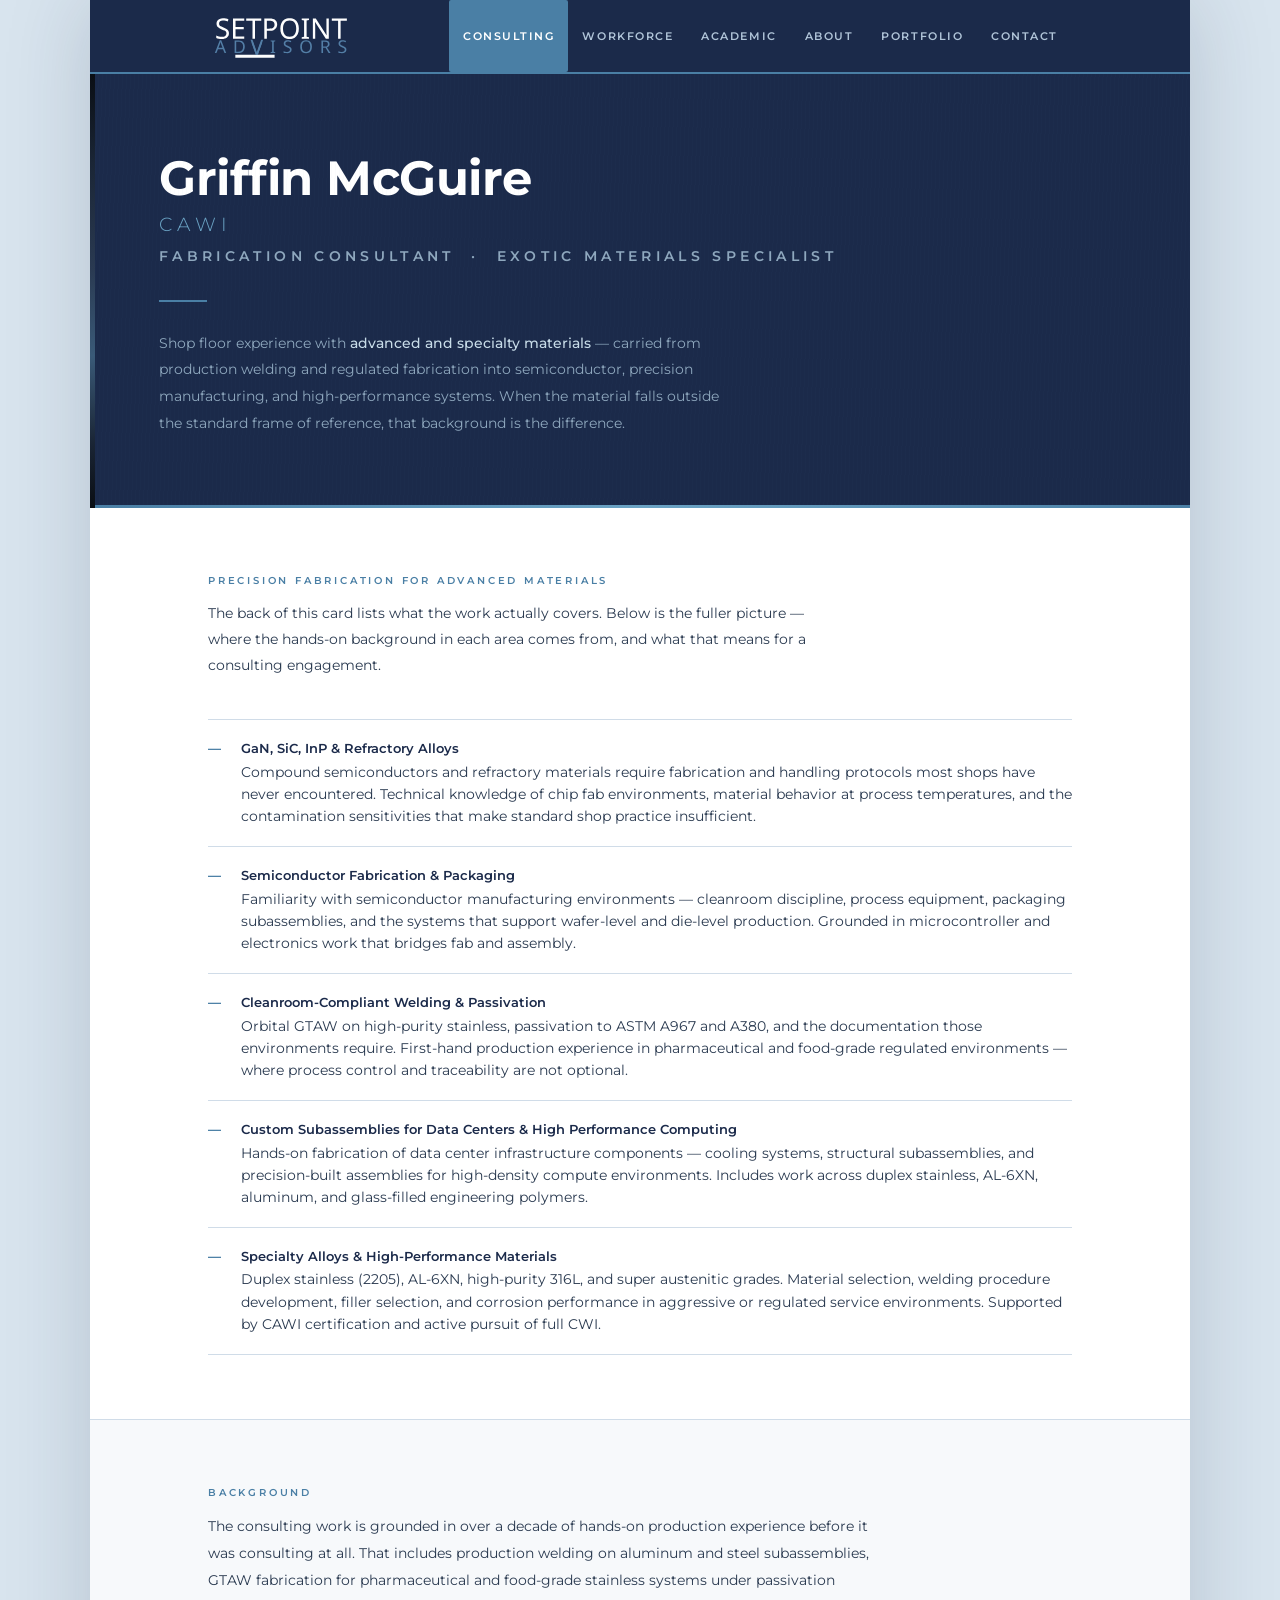
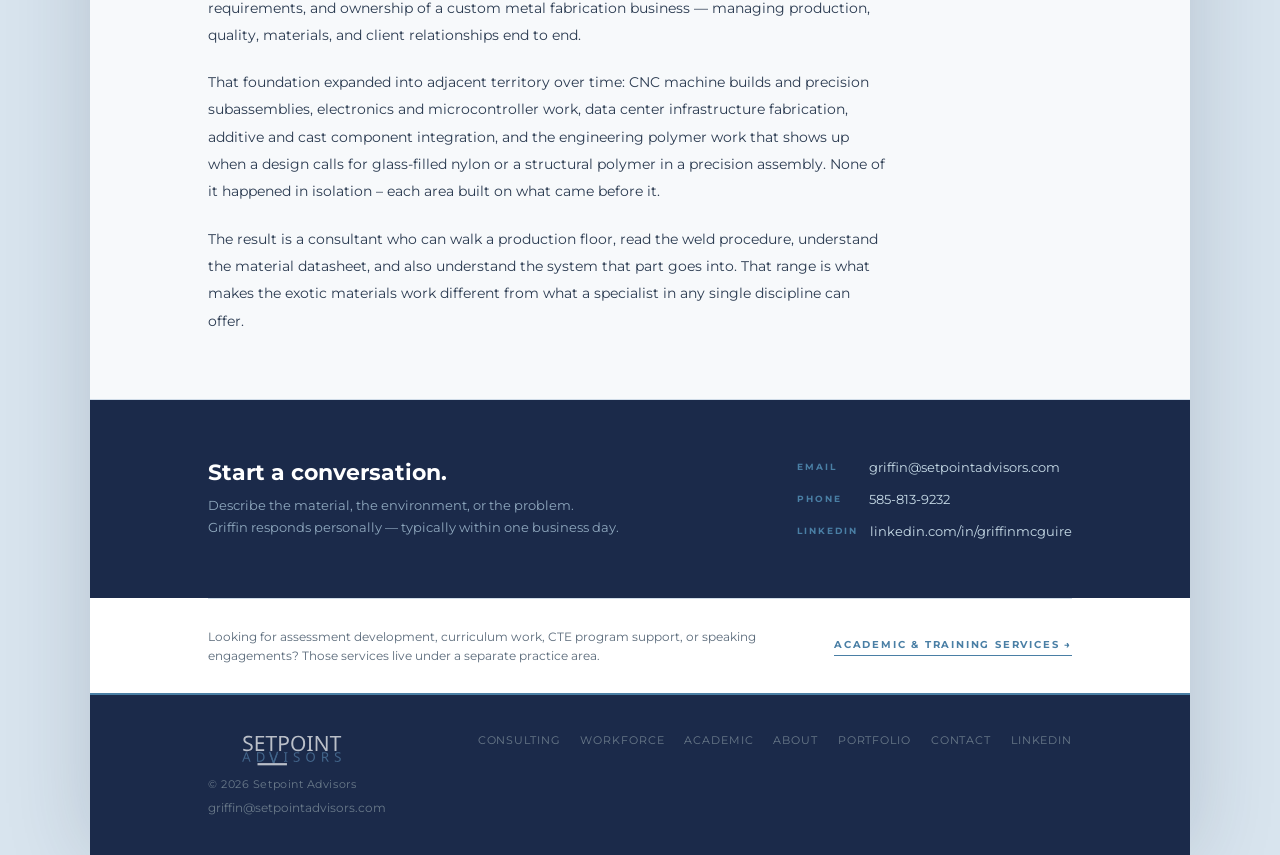
<file: index.html>
<!DOCTYPE html>
<html lang="en">
<head>
  <meta charset="UTF-8"><meta name="viewport" content="width=device-width, initial-scale=1.0">
  <meta name="description" content="Griffin McGuire, CAWI — Fabrication Consultant and exotic materials specialist. Semiconductor fabrication, GaN/SiC/InP, duplex stainless, AL-6XN, cleanroom-compliant welding, data center subassemblies. Setpoint Advisors, Western New York.">
  <meta name="keywords" content="fabrication consultant, exotic materials specialist, semiconductor fabrication, GaN SiC InP, duplex stainless, AL-6XN, orbital welding, cleanroom welding, data center fabrication, CAWI, Griffin McGuire, Setpoint Advisors">
  <meta name="author" content="Griffin McGuire, Setpoint Advisors">
  <title>Griffin McGuire, CAWI — Fabrication Consultant | Setpoint Advisors</title>
  <link rel="stylesheet" href="/style.css">
  <style>

    /* ── HERO ── */
    .hero-split {
      display: grid;
      grid-template-columns: 5px 1fr;
      min-height: 420px;
    }
    .hero-bar {
      background: linear-gradient(180deg,
        #0a0e14 0%,
        #1a2535 20%,
        #2a3a52 45%,
        #3a5a78 65%,
        #1a2535 85%,
        #0a0e14 100%
      );
    }
    .hero-content {
      background: var(--navy);
      padding: 80px 64px 72px;
      position: relative;
      overflow: hidden;
    }
    .hero-content::after {
      content: '';
      position: absolute; bottom: 0; left: 0; right: 0; height: 3px;
      background: linear-gradient(90deg, var(--steel) 0%, var(--steel-light) 50%, var(--steel) 100%);
    }
    /* subtle brushed texture overlay */
    .hero-content::before {
      content: '';
      position: absolute; inset: 0;
      background: repeating-linear-gradient(
        92deg,
        transparent 0px,
        transparent 3px,
        rgba(74,127,165,0.025) 3px,
        rgba(74,127,165,0.025) 4px
      );
      pointer-events: none;
    }
    .hero-name {
      font-size: clamp(2rem, 4vw, 3rem);
      font-weight: 700;
      color: var(--white);
      letter-spacing: -0.01em;
      line-height: 1;
      margin-bottom: 6px;
    }
    .hero-cawi {
      font-size: clamp(1rem, 1.6vw, 1.2rem);
      font-weight: 300;
      color: var(--steel-light);
      letter-spacing: 0.28em;
      text-transform: uppercase;
      margin-bottom: 4px;
    }
    .hero-title {
      font-size: clamp(0.75rem, 1.2vw, 0.85rem);
      font-weight: 600;
      color: #8fa8be;
      letter-spacing: 0.32em;
      text-transform: uppercase;
      margin-bottom: 32px;
    }
    .hero-rule {
      width: 48px; height: 2px;
      background: var(--steel);
      margin-bottom: 28px;
    }
    .hero-body {
      font-size: 14px;
      color: #8fa8be;
      max-width: 560px;
      line-height: 1.9;
      margin-bottom: 0;
    }
    .hero-body strong { color: #c8dce8; font-weight: 500; }

    /* ── SPECIALISMS ── */
    .spec-section { padding: 64px 0; }
    .spec-lead {
      font-size: 14px; color: var(--mid);
      max-width: 620px; line-height: 1.85;
      margin-bottom: 40px;
    }
    .spec-list {
      list-style: none; padding: 0; margin: 0;
      border-top: 1px solid var(--border);
    }
    .spec-list li {
      display: flex; align-items: baseline; gap: 20px;
      padding: 18px 0;
      border-bottom: 1px solid var(--border);
      font-size: 14px; color: var(--mid);
      line-height: 1.6;
    }
    .spec-list li::before {
      content: '—';
      color: var(--steel);
      font-weight: 700;
      flex-shrink: 0;
      font-size: 13px;
    }
    .spec-list strong {
      color: var(--navy);
      font-weight: 600;
      display: block;
      margin-bottom: 2px;
      font-size: 13px;
    }

    /* ── BACKGROUND PROSE ── */
    .bg-section {
      background: var(--off-white);
      padding: 64px 0;
      border-top: 1px solid var(--border);
      border-bottom: 1px solid var(--border);
    }
    .bg-prose {
      max-width: 680px;
    }
    .bg-prose p {
      font-size: 14px;
      color: var(--mid);
      line-height: 1.95;
      margin-bottom: 20px;
    }
    .bg-prose p:last-child { margin-bottom: 0; }

    /* ── CONTACT ── */
    .contact-band {
      background: var(--navy);
      padding: 56px 0;
    }
    .contact-band-inner {
      display: flex;
      justify-content: space-between;
      align-items: center;
      gap: 32px;
      flex-wrap: wrap;
    }
    .contact-band h2 {
      color: var(--white);
      font-size: clamp(1.1rem, 2vw, 1.4rem);
      margin-bottom: 8px;
    }
    .contact-band p {
      color: #8fa8be;
      font-size: 13px;
      margin: 0;
    }
    .contact-band-links {
      display: flex; flex-direction: column; gap: 10px;
      flex-shrink: 0;
    }
    .contact-link-item {
      display: flex; align-items: center; gap: 12px;
    }
    .contact-link-label {
      font-size: 9px; font-weight: 700; letter-spacing: 0.22em;
      text-transform: uppercase; color: var(--steel);
      min-width: 60px;
    }
    .contact-link-val {
      font-size: 13px; color: #c8dce8;
      text-decoration: none;
    }
    .contact-link-val:hover { color: var(--white); }

    /* ── ACADEMIC REDIRECT ── */
    .academic-line {
      padding: 28px 0;
      border-top: 1px solid var(--border);
      display: flex; align-items: center;
      justify-content: space-between; gap: 24px;
      flex-wrap: wrap;
    }
    .academic-line p {
      font-size: 12px; color: var(--muted);
      margin: 0; max-width: 560px; line-height: 1.6;
    }
    .academic-line a {
      font-size: 10px; font-weight: 700; letter-spacing: 0.18em;
      text-transform: uppercase; color: var(--steel);
      text-decoration: none; border-bottom: 1px solid var(--steel);
      padding-bottom: 2px; white-space: nowrap; flex-shrink: 0;
    }
    .academic-line a:hover { color: var(--navy); border-color: var(--navy); }

    @media (max-width: 680px) {
      .hero-content { padding: 56px 32px 56px; }
      .contact-band-inner { flex-direction: column; align-items: flex-start; }
    }
  </style>
</head>
<body>
<div class="page-wrap">

<nav>
  <div class="nav-inner">
    <a class="nav-logo" href="/index.html">
      <img src="/logo.svg" alt="Setpoint Advisors" style="height:48px;width:auto;display:block;">
    </a>
    <button class="nav-toggle" id="navToggle" aria-label="Toggle navigation" aria-expanded="false">
      <span></span><span></span><span></span>
    </button>
    <ul class="nav-links" id="navLinks">
      <li><a href="/index.html" class="active">Consulting</a></li>
      <li><a href="/workforce/">Workforce</a></li>
      <li><a href="/academic/">Academic</a></li>
      <li><a href="/about.html">About</a></li>
      <li><a href="/portfolio.html">Portfolio</a></li>
      <li><a href="#contact">Contact</a></li>
    </ul>
  </div>
</nav>

<!-- HERO -->
<div class="hero-split">
  <div class="hero-bar"></div>
  <div class="hero-content">
    <div class="hero-name">Griffin McGuire</div>
    <div class="hero-cawi">CAWI</div>
    <div class="hero-title">Fabrication Consultant &nbsp;·&nbsp; Exotic Materials Specialist</div>
    <div class="hero-rule"></div>
    <p class="hero-body">
      Shop floor experience with <strong>advanced and specialty materials</strong> — carried from production welding and regulated fabrication into semiconductor, precision manufacturing, and high-performance systems. When the material falls outside the standard frame of reference, that background is the difference.
    </p>
  </div>
</div>

<!-- SPECIALISMS -->
<section class="spec-section">
  <div class="container">

    <div class="section-label">Precision Fabrication for Advanced Materials</div>
    <p class="spec-lead">The back of this card lists what the work actually covers. Below is the fuller picture — where the hands-on background in each area comes from, and what that means for a consulting engagement.</p>

    <ul class="spec-list">
      <li>
        <div>
          <strong>GaN, SiC, InP &amp; Refractory Alloys</strong>
          Compound semiconductors and refractory materials require fabrication and handling protocols most shops have never encountered. Technical knowledge of chip fab environments, material behavior at process temperatures, and the contamination sensitivities that make standard shop practice insufficient.
        </div>
      </li>
      <li>
        <div>
          <strong>Semiconductor Fabrication &amp; Packaging</strong>
          Familiarity with semiconductor manufacturing environments — cleanroom discipline, process equipment, packaging subassemblies, and the systems that support wafer-level and die-level production. Grounded in microcontroller and electronics work that bridges fab and assembly.
        </div>
      </li>
      <li>
        <div>
          <strong>Cleanroom-Compliant Welding &amp; Passivation</strong>
          Orbital GTAW on high-purity stainless, passivation to ASTM A967 and A380, and the documentation those environments require. First-hand production experience in pharmaceutical and food-grade regulated environments — where process control and traceability are not optional.
        </div>
      </li>
      <li>
        <div>
          <strong>Custom Subassemblies for Data Centers &amp; High Performance Computing</strong>
          Hands-on fabrication of data center infrastructure components — cooling systems, structural subassemblies, and precision-built assemblies for high-density compute environments. Includes work across duplex stainless, AL-6XN, aluminum, and glass-filled engineering polymers.
        </div>
      </li>
      <li>
        <div>
          <strong>Specialty Alloys &amp; High-Performance Materials</strong>
          Duplex stainless (2205), AL-6XN, high-purity 316L, and super austenitic grades. Material selection, welding procedure development, filler selection, and corrosion performance in aggressive or regulated service environments. Supported by CAWI certification and active pursuit of full CWI.
        </div>
      </li>
    </ul>
  </div>
</section>

<!-- BACKGROUND PROSE -->
<section class="bg-section">
  <div class="container">
    <div class="section-label">Background</div>
    <div class="bg-prose">
      <p>The consulting work is grounded in over a decade of hands-on production experience before it was consulting at all. That includes production welding on aluminum and steel subassemblies, GTAW fabrication for pharmaceutical and food-grade stainless systems under passivation requirements, and ownership of a custom metal fabrication business — managing production, quality, materials, and client relationships end to end.</p>
      <p>That foundation expanded into adjacent territory over time: CNC machine builds and precision subassemblies, electronics and microcontroller work, data center infrastructure fabrication, additive and cast component integration, and the engineering polymer work that shows up when a design calls for glass-filled nylon or a structural polymer in a precision assembly. None of it happened in isolation – each area built on what came before it.</p>
      <p>The result is a consultant who can walk a production floor, read the weld procedure, understand the material datasheet, and also understand the system that part goes into. That range is what makes the exotic materials work different from what a specialist in any single discipline can offer.</p>
    </div>
  </div>
</section>

<!-- CONTACT BAND -->
<div class="contact-band" id="contact">
  <div class="container">
    <div class="contact-band-inner">
      <div>
        <h2>Start a conversation.</h2>
        <p>Describe the material, the environment, or the problem.<br>Griffin responds personally — typically within one business day.</p>
      </div>
      <div class="contact-band-links">
        <div class="contact-link-item">
          <span class="contact-link-label">Email</span>
          <a href="mailto:griffin@setpointadvisors.com" class="contact-link-val">griffin@setpointadvisors.com</a>
        </div>
        <div class="contact-link-item">
          <span class="contact-link-label">Phone</span>
          <a href="tel:5858139232" class="contact-link-val">585-813-9232</a>
        </div>
        <div class="contact-link-item">
          <span class="contact-link-label">LinkedIn</span>
          <a href="https://www.linkedin.com/in/griffinmcguire/" target="_blank" rel="noopener" class="contact-link-val">linkedin.com/in/griffinmcguire</a>
        </div>
      </div>
    </div>
  </div>
</div>

<!-- ACADEMIC REDIRECT -->
<div style="background:var(--white);">
  <div class="container">
    <div class="academic-line">
      <p>Looking for assessment development, curriculum work, CTE program support, or speaking engagements? Those services live under a separate practice area.</p>
      <a href="/academic/">Academic &amp; Training Services →</a>
    </div>
  </div>
</div>

<footer>
  <div class="footer-inner">
    <div class="footer-brand">
      <img src="/logo.svg" alt="Setpoint Advisors" style="height:36px;width:auto;opacity:0.7;margin-bottom:8px;">
      <span class="footer-copy">&copy; 2026 Setpoint Advisors</span>
      <a href="mailto:griffin@setpointadvisors.com" class="footer-email">griffin@setpointadvisors.com</a>
    </div>
    <div class="footer-links">
      <a href="/index.html">Consulting</a>
      <a href="/workforce/">Workforce</a>
      <a href="/academic/">Academic</a>
      <a href="/about.html">About</a>
      <a href="/portfolio.html">Portfolio</a>
      <a href="#contact">Contact</a>
      <a href="https://www.linkedin.com/in/griffinmcguire/" target="_blank" rel="noopener">LinkedIn</a>
    </div>
  </div>
</footer>
</div>

<script>
  const toggle = document.getElementById('navToggle');
  const links  = document.getElementById('navLinks');
  toggle.addEventListener('click', function() {
    const open = links.classList.toggle('open');
    toggle.classList.toggle('open', open);
    toggle.setAttribute('aria-expanded', open);
  });
  links.querySelectorAll('a').forEach(function(a) {
    a.addEventListener('click', function() {
      links.classList.remove('open');
      toggle.classList.remove('open');
      toggle.setAttribute('aria-expanded', false);
    });
  });
</script>
</body>
</html>
</file>
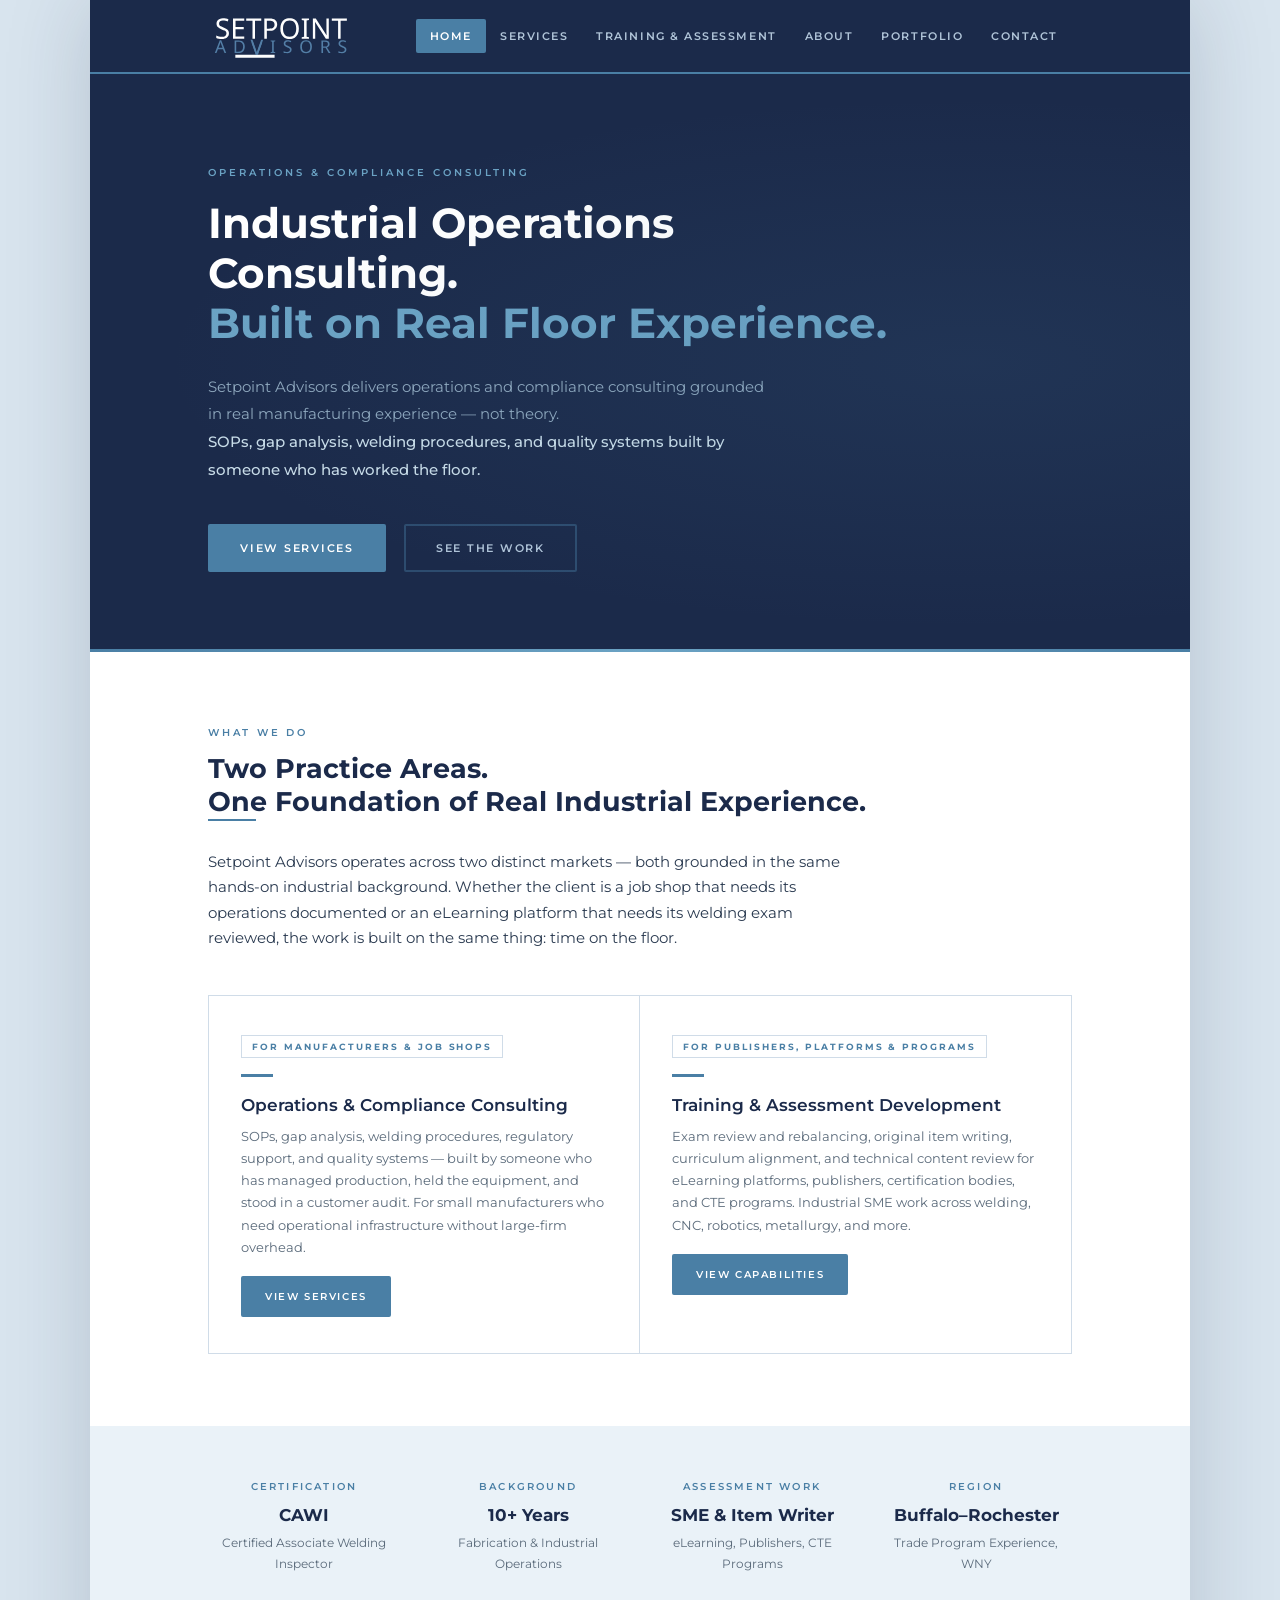
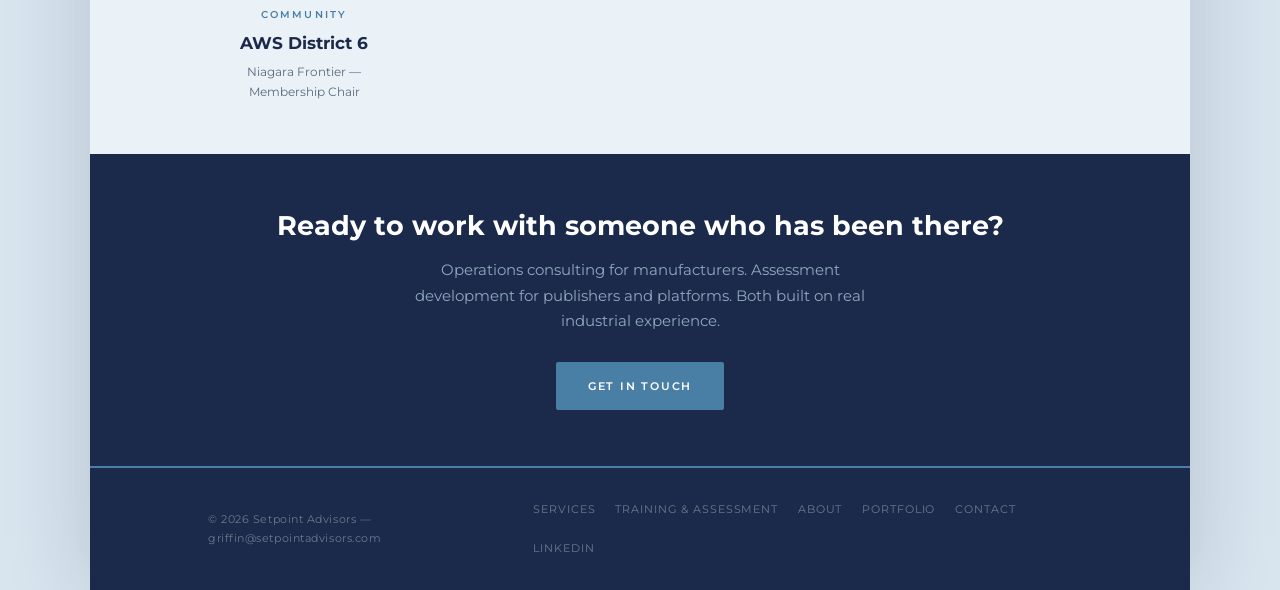
<file: backup/index.html>
<!DOCTYPE html>
<html lang="en">
<head>
  <meta charset="UTF-8">
  <meta name="viewport" content="width=device-width, initial-scale=1.0">
  <meta name="description" content="Setpoint Advisors provides operations and compliance consulting for manufacturers, fabricators, job shops, and supply chain businesses. SOP development, gap analysis, welding procedure documentation, and regulatory compliance — built on real manufacturing experience.">
  <meta name="keywords" content="operations consulting, manufacturing compliance, SOP development, welding procedure consulting, gap analysis, regulatory compliance, job shop consulting, OSHA compliance, quality systems, Buffalo NY, WNY">
  <meta name="author" content="Griffin McGuire, Setpoint Advisors">
  <title>Setpoint Advisors | Operations & Compliance Consulting</title>
  <link rel="stylesheet" href="style.css">
</head>
<body>
<div class="page-wrap">

<nav>
  <div class="nav-inner">
    <a class="nav-logo" href="index.html"><img src="logo.svg" alt="Setpoint Advisors" style="height:48px;width:auto;display:block;"></a>
    <button class="nav-toggle" id="navToggle" aria-label="Toggle navigation" aria-expanded="false">
      <span></span><span></span><span></span>
    </button>
    <ul class="nav-links" id="navLinks">
      <li><a href="index.html" class="active">Home</a></li>
      <li><a href="services.html">Services</a></li>
      <li><a href="training.html">Training &amp; Assessment</a></li>
      <li><a href="about.html">About</a></li>
      <li><a href="portfolio.html">Portfolio</a></li>
      <li><a href="contact.html">Contact</a></li>
    </ul>
  </div>
</nav>

<section class="hero">
  <div class="container">
    <div class="hero-label">Operations &amp; Compliance Consulting</div>
    <h1>Industrial Operations Consulting.<br><span>Built on Real Floor Experience.</span></h1>
    <p class="hero-body">Setpoint Advisors delivers operations and compliance consulting grounded in real manufacturing experience — not theory.<br><strong>SOPs, gap analysis, welding procedures, and quality systems built by someone who has worked the floor.</strong></p>
    <a href="services.html" class="btn btn-primary">View Services</a>
    <a href="portfolio.html" class="btn btn-outline">See the Work</a>
  </div>
</section>

<section>
  <div class="container">
    <div class="section-label">What We Do</div>
    <h2>Two Practice Areas.<br>One Foundation of Real Industrial Experience.</h2>
    <div class="rule-accent"></div>
    <p style="max-width:640px;">Setpoint Advisors operates across two distinct markets — both grounded in the same hands-on industrial background. Whether the client is a job shop that needs its operations documented or an eLearning platform that needs its welding exam reviewed, the work is built on the same thing: time on the floor.</p>

    <div class="practice-split">
      <div class="practice-panel">
        <div class="practice-tag">For Manufacturers &amp; Job Shops</div>
        <div class="service-icon"></div>
        <h3>Operations &amp; Compliance Consulting</h3>
        <p>SOPs, gap analysis, welding procedures, regulatory support, and quality systems — built by someone who has managed production, held the equipment, and stood in a customer audit. For small manufacturers who need operational infrastructure without large-firm overhead.</p>
        <a href="services.html" class="btn btn-primary" style="font-size:10px;padding:10px 22px;">View Services</a>
      </div>
      <div class="practice-panel">
        <div class="practice-tag">For Publishers, Platforms &amp; Programs</div>
        <div class="service-icon"></div>
        <h3>Training &amp; Assessment Development</h3>
        <p>Exam review and rebalancing, original item writing, curriculum alignment, and technical content review for eLearning platforms, publishers, certification bodies, and CTE programs. Industrial SME work across welding, CNC, robotics, metallurgy, and more.</p>
        <a href="training.html" class="btn btn-primary" style="font-size:10px;padding:10px 22px;">View Capabilities</a>
      </div>
    </div>
  </div>
</section>

<section class="cred-strip">
  <div class="container">
    <div class="cred-grid">
      <div><div class="cred-label">Certification</div><div class="cred-value">CAWI</div><div class="cred-sub">Certified Associate Welding Inspector</div></div>
      <div><div class="cred-label">Background</div><div class="cred-value">10+ Years</div><div class="cred-sub">Fabrication &amp; Industrial Operations</div></div>
      <div><div class="cred-label">Assessment Work</div><div class="cred-value">SME &amp; Item Writer</div><div class="cred-sub">eLearning, Publishers, CTE Programs</div></div>
      <div><div class="cred-label">Region</div><div class="cred-value">Buffalo–Rochester</div><div class="cred-sub">Trade Program Experience, WNY</div></div>
      <div><div class="cred-label">Community</div><div class="cred-value">AWS District 6</div><div class="cred-sub">Niagara Frontier — Membership Chair</div></div>
    </div>
  </div>
</section>

<section class="callout-strip">
  <div class="container">
    <h2>Ready to work with someone who has been there?</h2>
    <p>Operations consulting for manufacturers. Assessment development for publishers and platforms. Both built on real industrial experience.</p>
    <a href="contact.html" class="btn btn-primary">Get in Touch</a>
  </div>
</section>

<footer>
  <div class="footer-inner">
    <span class="footer-copy">&copy; 2026 Setpoint Advisors &mdash; griffin@setpointadvisors.com</span>
    <div class="footer-links">
      <a href="services.html">Services</a>
      <a href="training.html">Training &amp; Assessment</a>
      <a href="about.html">About</a>
      <a href="portfolio.html">Portfolio</a>
      <a href="contact.html">Contact</a>
      <a href="https://www.linkedin.com/in/griffinmcguire/" target="_blank">LinkedIn</a>
    </div>
  </div>
</footer>
</div>

<script>
  const toggle = document.getElementById('navToggle');
  const links  = document.getElementById('navLinks');
  toggle.addEventListener('click', function() {
    const open = links.classList.toggle('open');
    toggle.classList.toggle('open', open);
    toggle.setAttribute('aria-expanded', open);
  });
  links.querySelectorAll('a').forEach(function(a) {
    a.addEventListener('click', function() {
      links.classList.remove('open');
      toggle.classList.remove('open');
      toggle.setAttribute('aria-expanded', false);
    });
  });
</script>
</body>
</html>
</file>
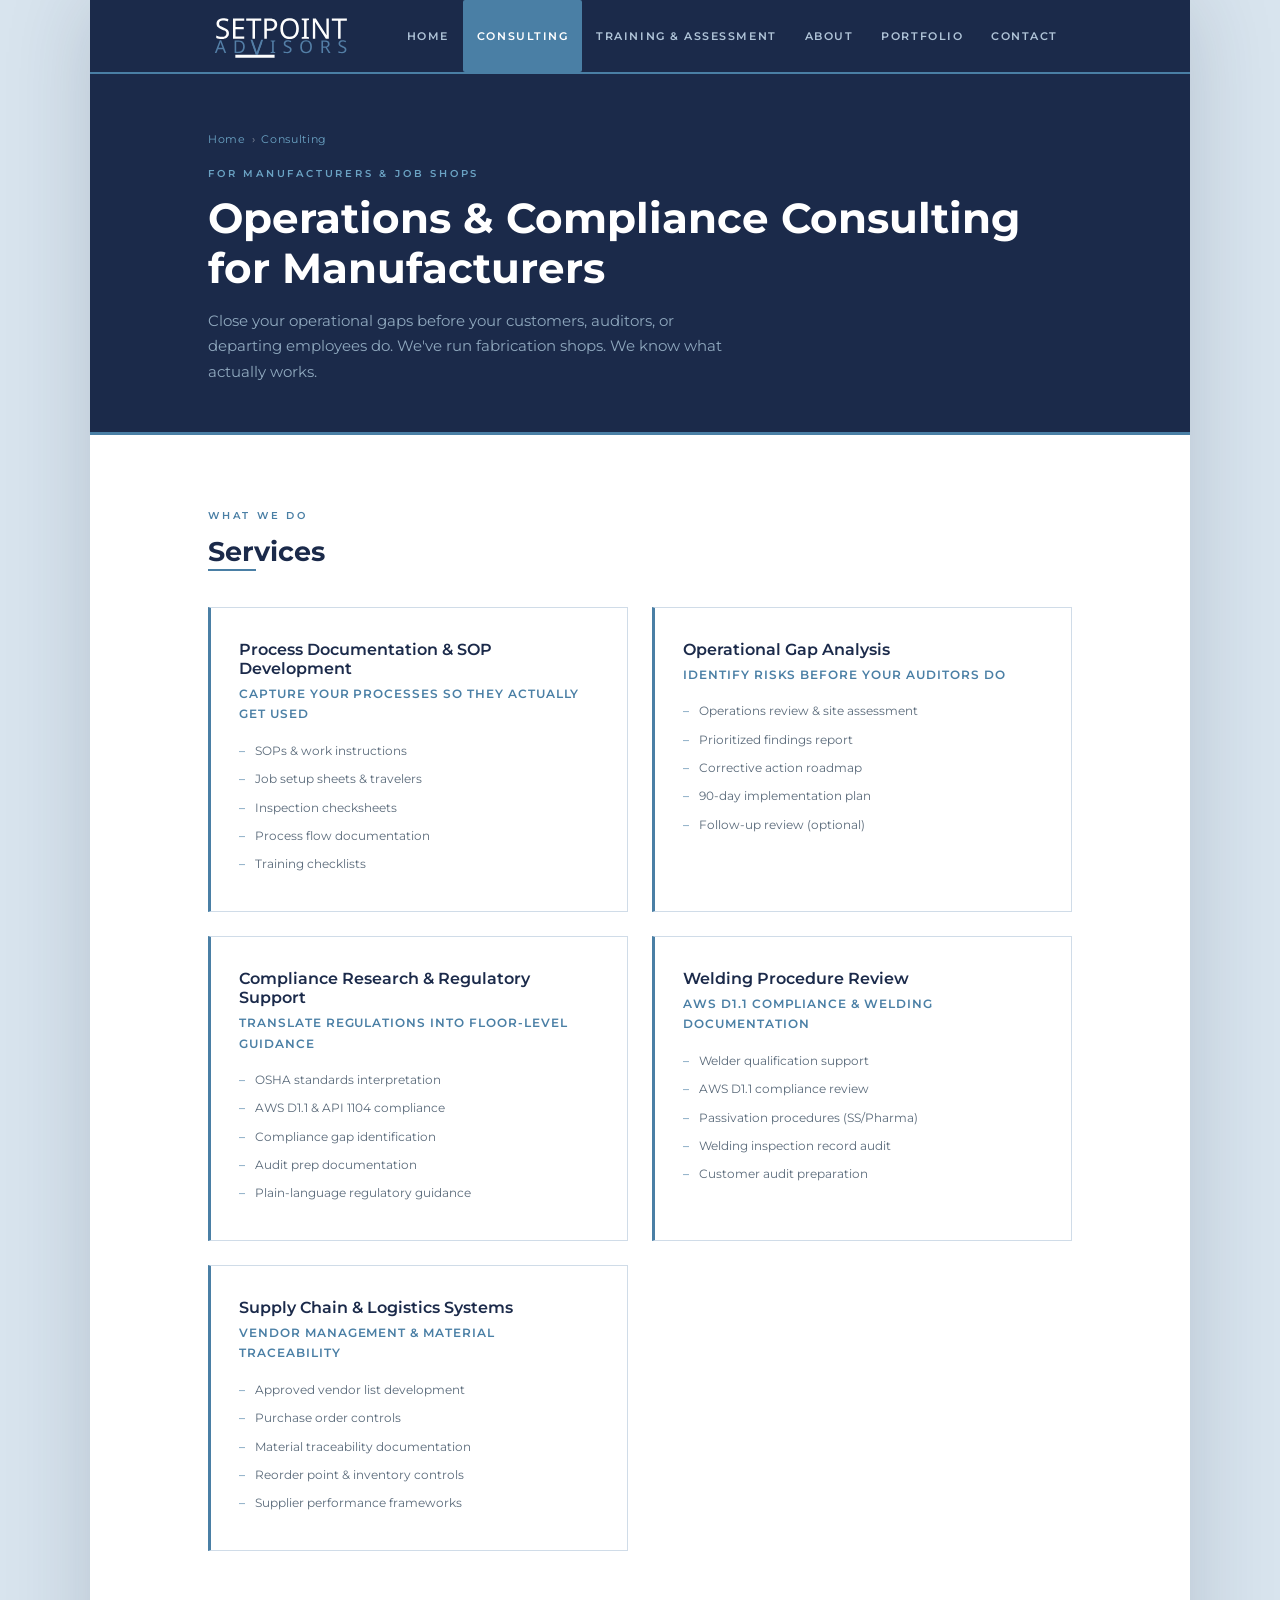
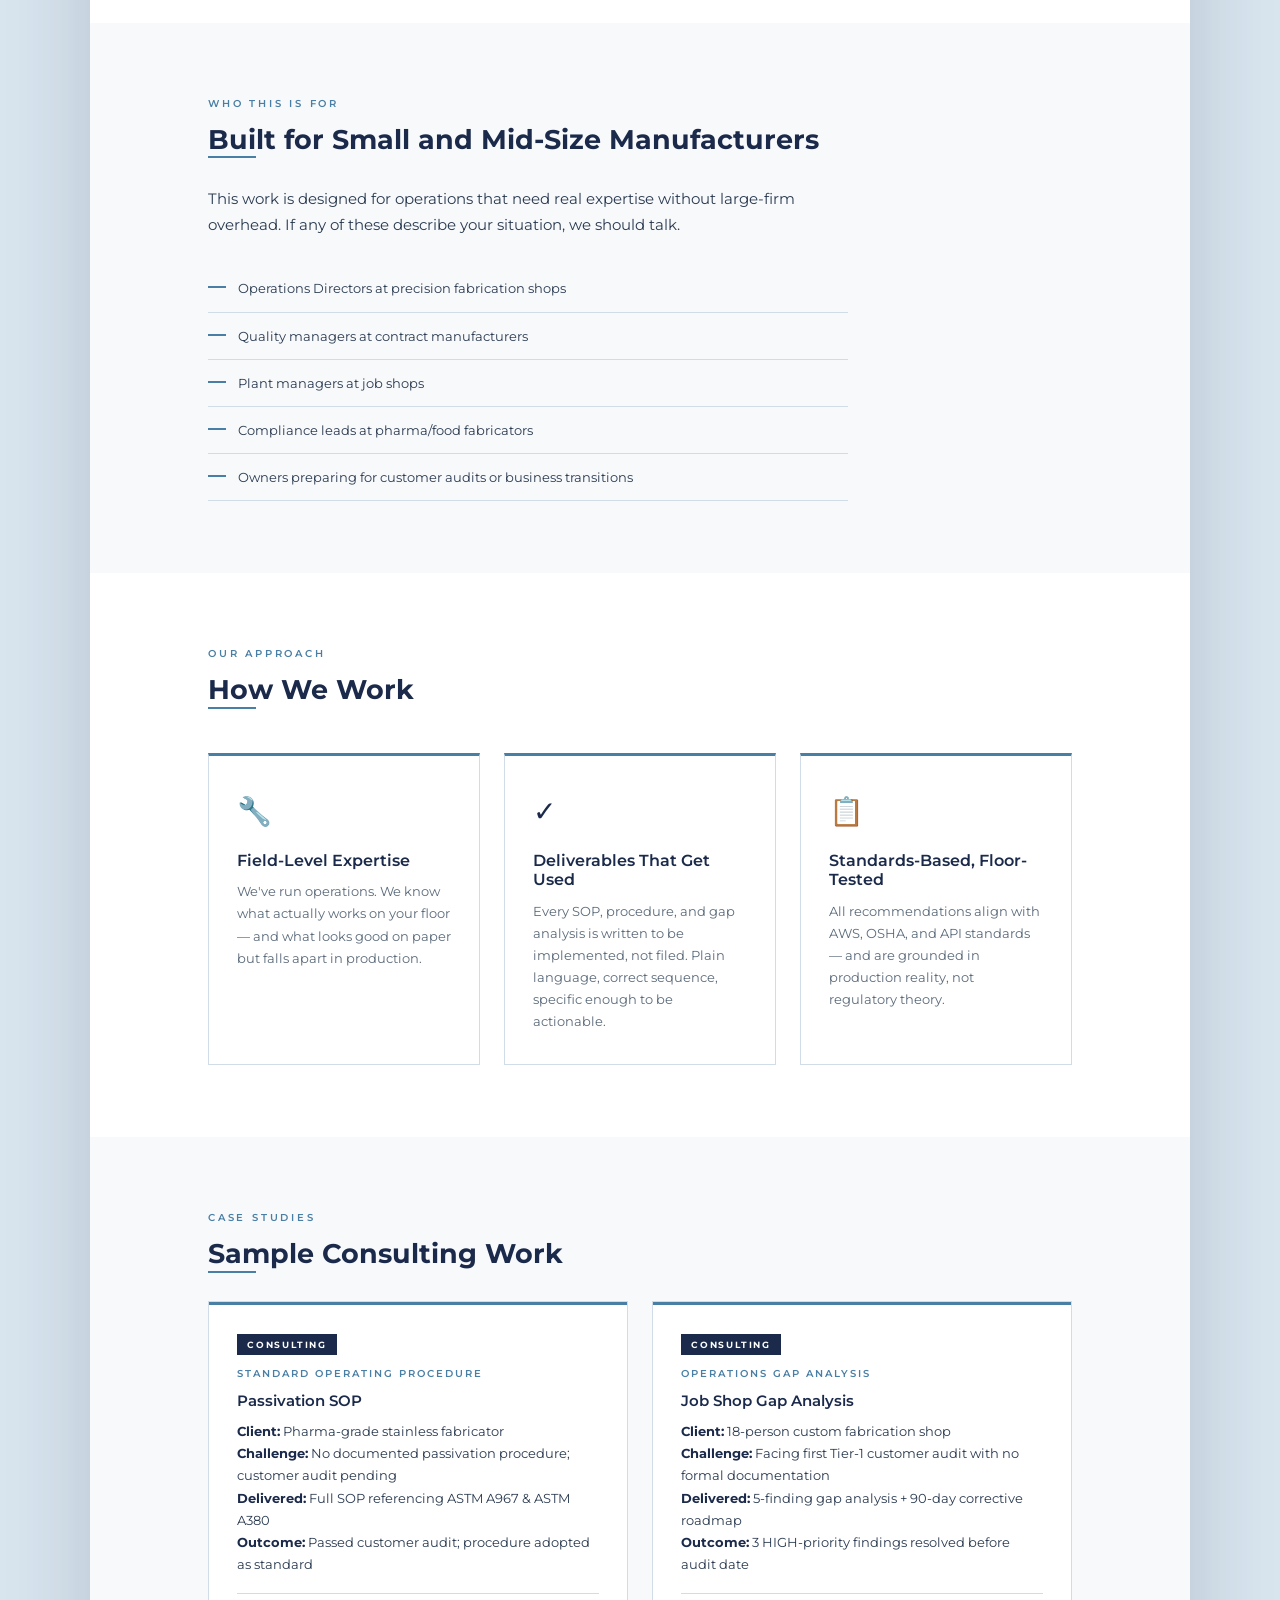
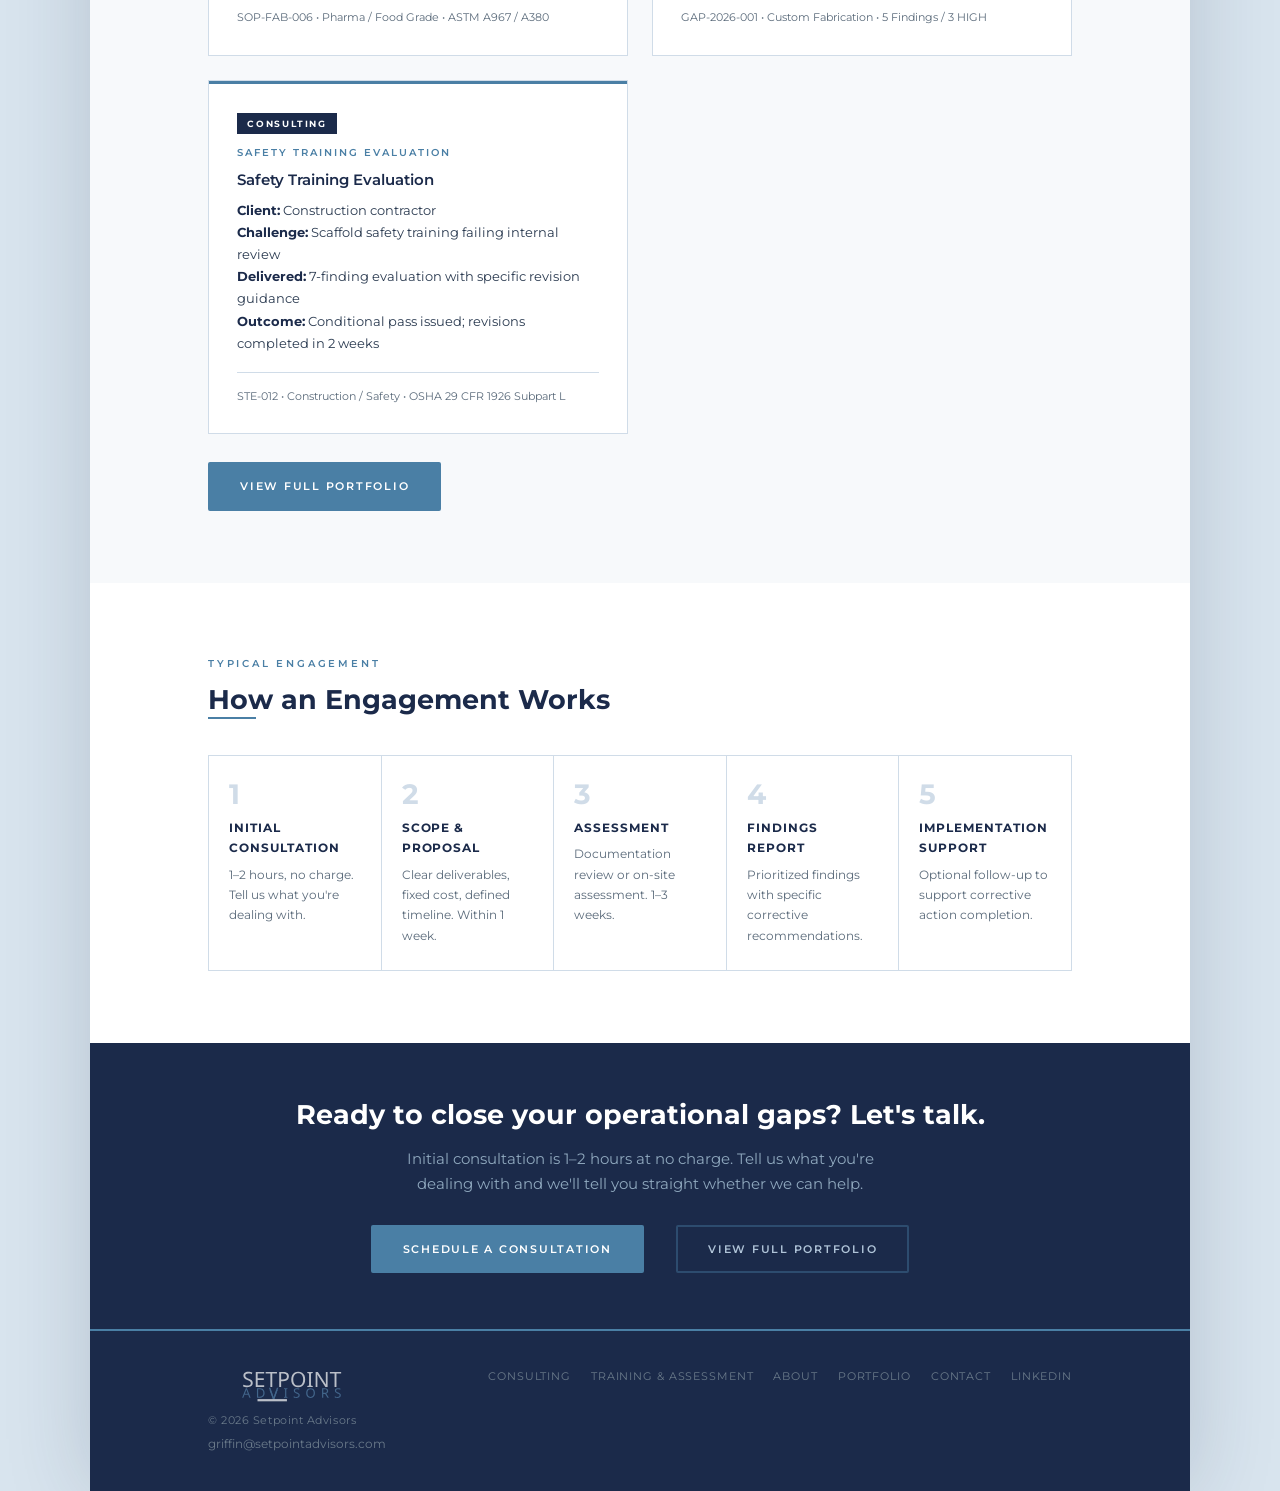
<file: consulting/index.html>
<!DOCTYPE html>
<html lang="en">
<head>
  <meta charset="UTF-8">
  <meta name="viewport" content="width=device-width, initial-scale=1.0">
  <meta name="description" content="Operations and compliance consulting for manufacturers, fabricators, and job shops. SOP development, gap analysis, welding procedure review, and regulatory support — built on real floor experience.">
  <meta name="keywords" content="operations consulting, SOP development, gap analysis, welding procedure, compliance, job shop, manufacturing, Buffalo NY">
  <meta name="author" content="Griffin McGuire, Setpoint Advisors">
  <title>Consulting | Setpoint Advisors</title>
  <link rel="stylesheet" href="/style.css">
</head>
<body>
<div class="page-wrap">

<nav>
  <div class="nav-inner">
    <a class="nav-logo" href="/index.html"><img src="/logo.svg" alt="Setpoint Advisors" style="height:48px;width:auto;display:block;"></a>
    <button class="nav-toggle" id="navToggle" aria-label="Toggle navigation" aria-expanded="false">
      <span></span><span></span><span></span>
    </button>
    <ul class="nav-links" id="navLinks">
      <li><a href="/index.html">Home</a></li>
      <li><a href="/consulting/" class="active">Consulting</a></li>
      <li><a href="/training/">Training &amp; Assessment</a></li>
      <li><a href="/about.html">About</a></li>
      <li><a href="/portfolio.html">Portfolio</a></li>
      <li><a href="/contact.html">Contact</a></li>
    </ul>
  </div>
</nav>

<section class="page-header">
  <div class="container">
    <div class="breadcrumb"><a href="/index.html">Home</a><span>›</span>Consulting</div>
    <div class="section-label" style="color:var(--steel-light);">For Manufacturers &amp; Job Shops</div>
    <h1>Operations &amp; Compliance Consulting for Manufacturers</h1>
    <p>Close your operational gaps before your customers, auditors, or departing employees do. We've run fabrication shops. We know what actually works.</p>
  </div>
</section>

<!-- WHAT WE DO -->
<section>
  <div class="container">
    <div class="section-label">What We Do</div>
    <h2>Services</h2>
    <div class="rule-accent"></div>
    <div class="service-cards">

      <div class="service-card-v2">
        <h3>Process Documentation &amp; SOP Development</h3>
        <div class="card-headline">Capture Your Processes So They Actually Get Used</div>
        <ul>
          <li>SOPs &amp; work instructions</li>
          <li>Job setup sheets &amp; travelers</li>
          <li>Inspection checksheets</li>
          <li>Process flow documentation</li>
          <li>Training checklists</li>
        </ul>
      </div>

      <div class="service-card-v2">
        <h3>Operational Gap Analysis</h3>
        <div class="card-headline">Identify Risks Before Your Auditors Do</div>
        <ul>
          <li>Operations review &amp; site assessment</li>
          <li>Prioritized findings report</li>
          <li>Corrective action roadmap</li>
          <li>90-day implementation plan</li>
          <li>Follow-up review (optional)</li>
        </ul>
      </div>

      <div class="service-card-v2">
        <h3>Compliance Research &amp; Regulatory Support</h3>
        <div class="card-headline">Translate Regulations Into Floor-Level Guidance</div>
        <ul>
          <li>OSHA standards interpretation</li>
          <li>AWS D1.1 &amp; API 1104 compliance</li>
          <li>Compliance gap identification</li>
          <li>Audit prep documentation</li>
          <li>Plain-language regulatory guidance</li>
        </ul>
      </div>

      <div class="service-card-v2">
        <h3>Welding Procedure Review</h3>
        <div class="card-headline">AWS D1.1 Compliance &amp; Welding Documentation</div>
        <ul>
          <li>Welder qualification support</li>
          <li>AWS D1.1 compliance review</li>
          <li>Passivation procedures (SS/Pharma)</li>
          <li>Welding inspection record audit</li>
          <li>Customer audit preparation</li>
        </ul>
      </div>

      <div class="service-card-v2">
        <h3>Supply Chain &amp; Logistics Systems</h3>
        <div class="card-headline">Vendor Management &amp; Material Traceability</div>
        <ul>
          <li>Approved vendor list development</li>
          <li>Purchase order controls</li>
          <li>Material traceability documentation</li>
          <li>Reorder point &amp; inventory controls</li>
          <li>Supplier performance frameworks</li>
        </ul>
      </div>

    </div>
  </div>
</section>

<!-- WHO THIS IS FOR -->
<section class="alt">
  <div class="container">
    <div class="section-label">Who This Is For</div>
    <h2>Built for Small and Mid-Size Manufacturers</h2>
    <div class="rule-accent"></div>
    <p style="max-width:600px;">This work is designed for operations that need real expertise without large-firm overhead. If any of these describe your situation, we should talk.</p>
    <ul class="credential-list" style="margin-top:28px;max-width:640px;">
      <li>Operations Directors at precision fabrication shops</li>
      <li>Quality managers at contract manufacturers</li>
      <li>Plant managers at job shops</li>
      <li>Compliance leads at pharma/food fabricators</li>
      <li>Owners preparing for customer audits or business transitions</li>
    </ul>
  </div>
</section>

<!-- OUR APPROACH -->
<section>
  <div class="container">
    <div class="section-label">Our Approach</div>
    <h2>How We Work</h2>
    <div class="rule-accent"></div>
    <div class="pillars">
      <div class="pillar">
        <div class="pillar-icon">🔧</div>
        <h3>Field-Level Expertise</h3>
        <p>We've run operations. We know what actually works on your floor — and what looks good on paper but falls apart in production.</p>
      </div>
      <div class="pillar">
        <div class="pillar-icon">✓</div>
        <h3>Deliverables That Get Used</h3>
        <p>Every SOP, procedure, and gap analysis is written to be implemented, not filed. Plain language, correct sequence, specific enough to be actionable.</p>
      </div>
      <div class="pillar">
        <div class="pillar-icon">📋</div>
        <h3>Standards-Based, Floor-Tested</h3>
        <p>All recommendations align with AWS, OSHA, and API standards — and are grounded in production reality, not regulatory theory.</p>
      </div>
    </div>
  </div>
</section>

<!-- CASE STUDIES -->
<section class="alt">
  <div class="container">
    <div class="section-label">Case Studies</div>
    <h2>Sample Consulting Work</h2>
    <div class="rule-accent"></div>
    <div class="portfolio-grid">

      <div class="portfolio-card">
        <span class="category-badge consulting">Consulting</span>
        <div class="doc-type">Standard Operating Procedure</div>
        <h3>Passivation SOP</h3>
        <p><strong style="color:var(--navy);">Client:</strong> Pharma-grade stainless fabricator<br>
        <strong style="color:var(--navy);">Challenge:</strong> No documented passivation procedure; customer audit pending<br>
        <strong style="color:var(--navy);">Delivered:</strong> Full SOP referencing ASTM A967 &amp; ASTM A380<br>
        <strong style="color:var(--navy);">Outcome:</strong> Passed customer audit; procedure adopted as standard</p>
        <div class="doc-meta">SOP-FAB-006 &bull; Pharma / Food Grade &bull; ASTM A967 / A380</div>
      </div>

      <div class="portfolio-card">
        <span class="category-badge consulting">Consulting</span>
        <div class="doc-type">Operations Gap Analysis</div>
        <h3>Job Shop Gap Analysis</h3>
        <p><strong style="color:var(--navy);">Client:</strong> 18-person custom fabrication shop<br>
        <strong style="color:var(--navy);">Challenge:</strong> Facing first Tier-1 customer audit with no formal documentation<br>
        <strong style="color:var(--navy);">Delivered:</strong> 5-finding gap analysis + 90-day corrective roadmap<br>
        <strong style="color:var(--navy);">Outcome:</strong> 3 HIGH-priority findings resolved before audit date</p>
        <div class="doc-meta">GAP-2026-001 &bull; Custom Fabrication &bull; 5 Findings / 3 HIGH</div>
      </div>

      <div class="portfolio-card">
        <span class="category-badge consulting">Consulting</span>
        <div class="doc-type">Safety Training Evaluation</div>
        <h3>Safety Training Evaluation</h3>
        <p><strong style="color:var(--navy);">Client:</strong> Construction contractor<br>
        <strong style="color:var(--navy);">Challenge:</strong> Scaffold safety training failing internal review<br>
        <strong style="color:var(--navy);">Delivered:</strong> 7-finding evaluation with specific revision guidance<br>
        <strong style="color:var(--navy);">Outcome:</strong> Conditional pass issued; revisions completed in 2 weeks</p>
        <div class="doc-meta">STE-012 &bull; Construction / Safety &bull; OSHA 29 CFR 1926 Subpart L</div>
      </div>

    </div>
    <div style="margin-top:28px;">
      <a href="/portfolio.html" class="btn btn-primary">View Full Portfolio</a>
    </div>
  </div>
</section>

<!-- TYPICAL ENGAGEMENT -->
<section>
  <div class="container">
    <div class="section-label">Typical Engagement</div>
    <h2>How an Engagement Works</h2>
    <div class="rule-accent"></div>
    <div class="timeline">
      <div class="timeline-step">
        <h4>Initial Consultation</h4>
        <p>1–2 hours, no charge. Tell us what you're dealing with.</p>
      </div>
      <div class="timeline-step">
        <h4>Scope &amp; Proposal</h4>
        <p>Clear deliverables, fixed cost, defined timeline. Within 1 week.</p>
      </div>
      <div class="timeline-step">
        <h4>Assessment</h4>
        <p>Documentation review or on-site assessment. 1–3 weeks.</p>
      </div>
      <div class="timeline-step">
        <h4>Findings Report</h4>
        <p>Prioritized findings with specific corrective recommendations.</p>
      </div>
      <div class="timeline-step">
        <h4>Implementation Support</h4>
        <p>Optional follow-up to support corrective action completion.</p>
      </div>
    </div>
  </div>
</section>

<!-- CTA -->
<section class="callout-strip">
  <div class="container">
    <h2>Ready to close your operational gaps? Let's talk.</h2>
    <p>Initial consultation is 1–2 hours at no charge. Tell us what you're dealing with and we'll tell you straight whether we can help.</p>
    <a href="/contact.html" class="btn btn-primary" style="margin-right:14px;">Schedule a Consultation</a>
    <a href="/portfolio.html" class="btn btn-outline">View Full Portfolio</a>
  </div>
</section>

<footer>
  <div class="footer-inner">
    <div class="footer-brand">
      <img src="/logo.svg" alt="Setpoint Advisors" style="height:36px;width:auto;opacity:0.7;margin-bottom:8px;">
      <span class="footer-copy">&copy; 2026 Setpoint Advisors</span>
      <a href="mailto:griffin@setpointadvisors.com" class="footer-email">griffin@setpointadvisors.com</a>
    </div>
    <div class="footer-links">
      <a href="/consulting/">Consulting</a>
      <a href="/training/">Training &amp; Assessment</a>
      <a href="/about.html">About</a>
      <a href="/portfolio.html">Portfolio</a>
      <a href="/contact.html">Contact</a>
      <a href="https://www.linkedin.com/in/griffinmcguire/" target="_blank" rel="noopener">LinkedIn</a>
    </div>
  </div>
</footer>
</div>

<script>
  const toggle = document.getElementById('navToggle');
  const links  = document.getElementById('navLinks');
  toggle.addEventListener('click', function() {
    const open = links.classList.toggle('open');
    toggle.classList.toggle('open', open);
    toggle.setAttribute('aria-expanded', open);
  });
  links.querySelectorAll('a').forEach(function(a) {
    a.addEventListener('click', function() {
      links.classList.remove('open');
      toggle.classList.remove('open');
      toggle.setAttribute('aria-expanded', false);
    });
  });
</script>
</body>
</html>
</file>
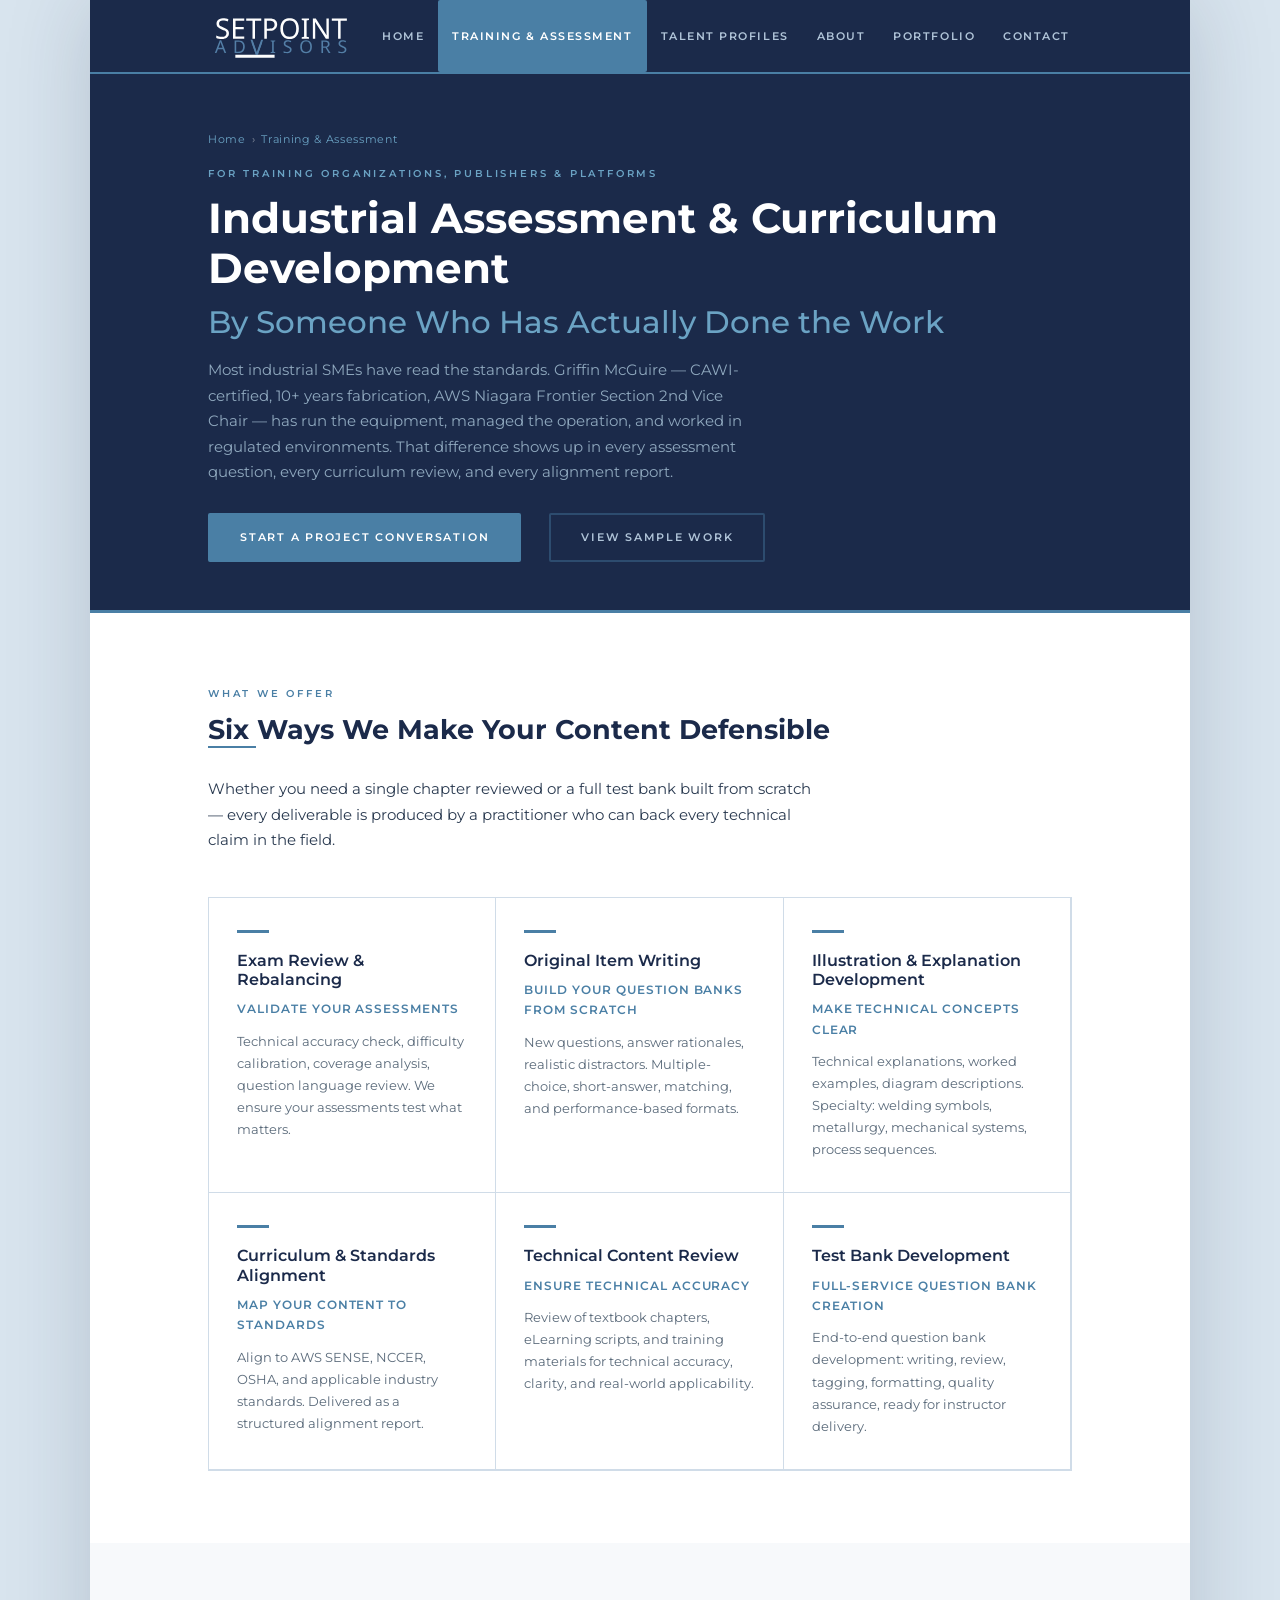
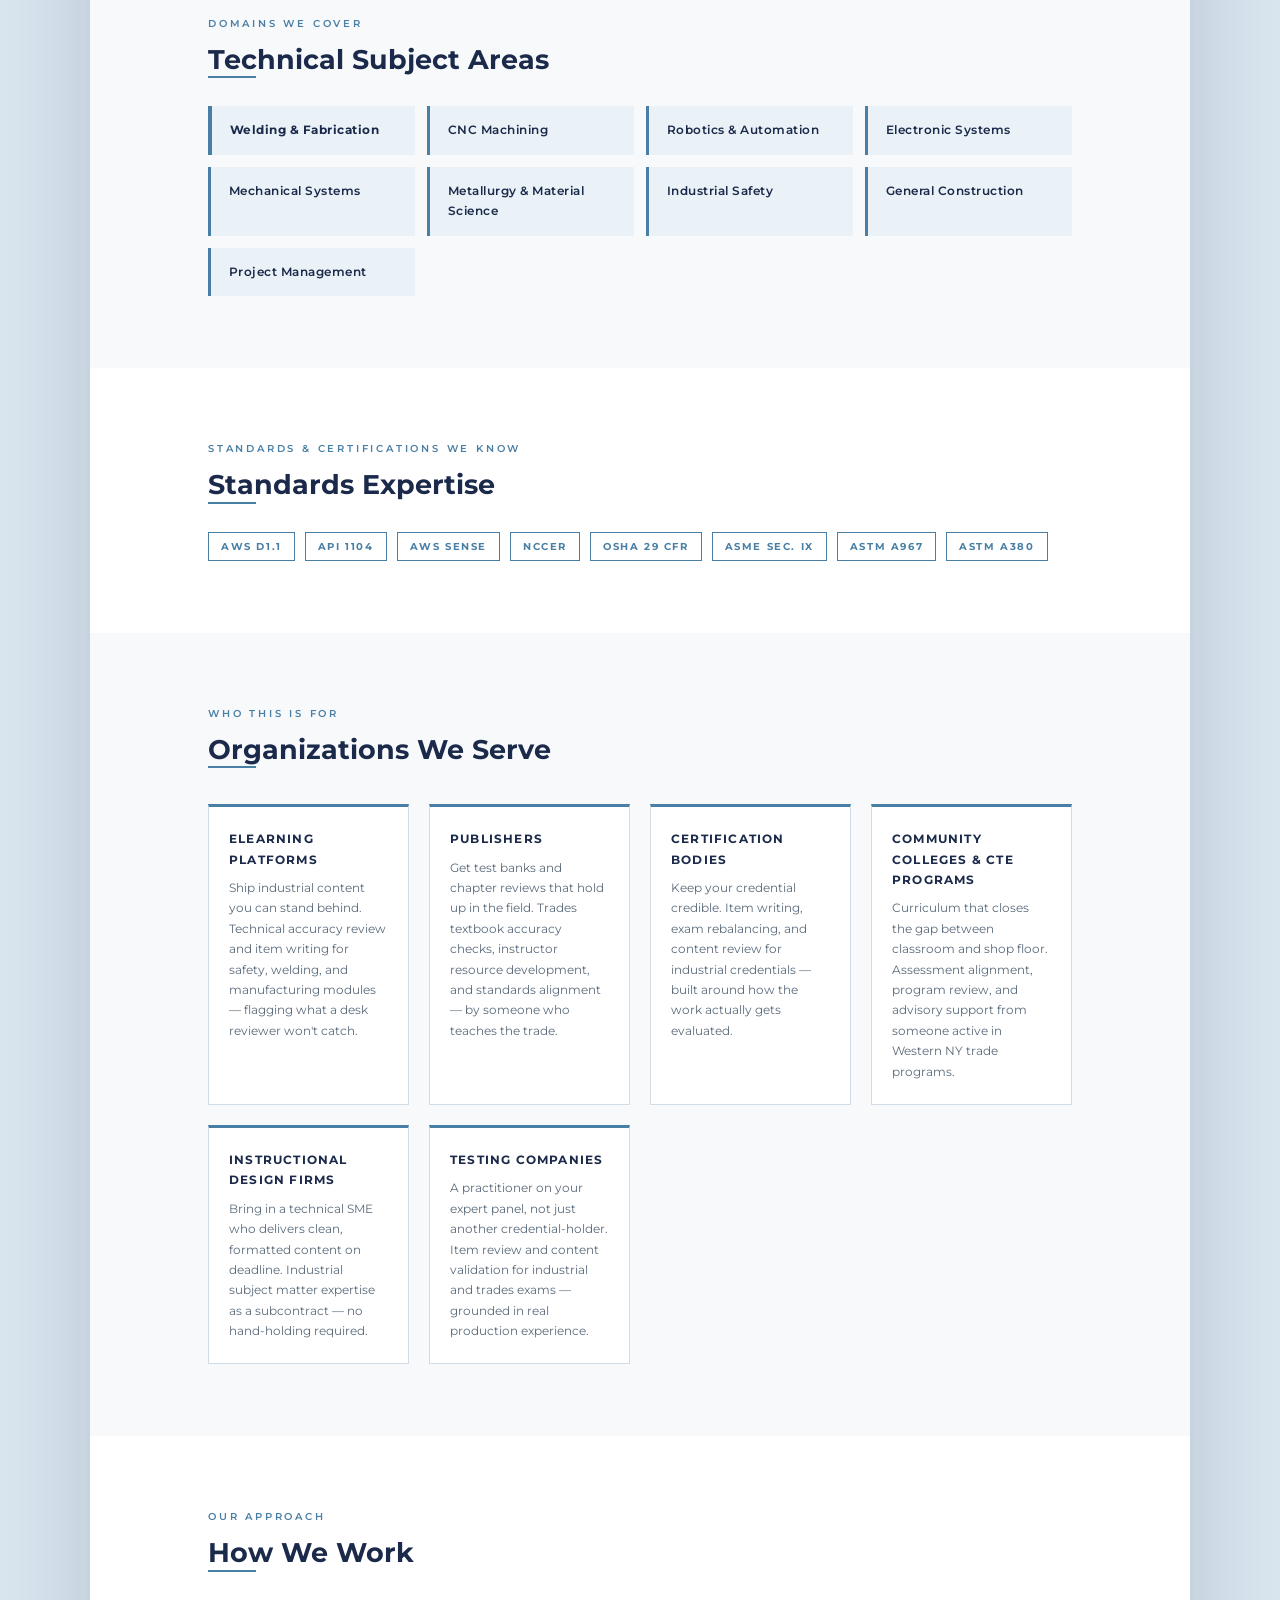
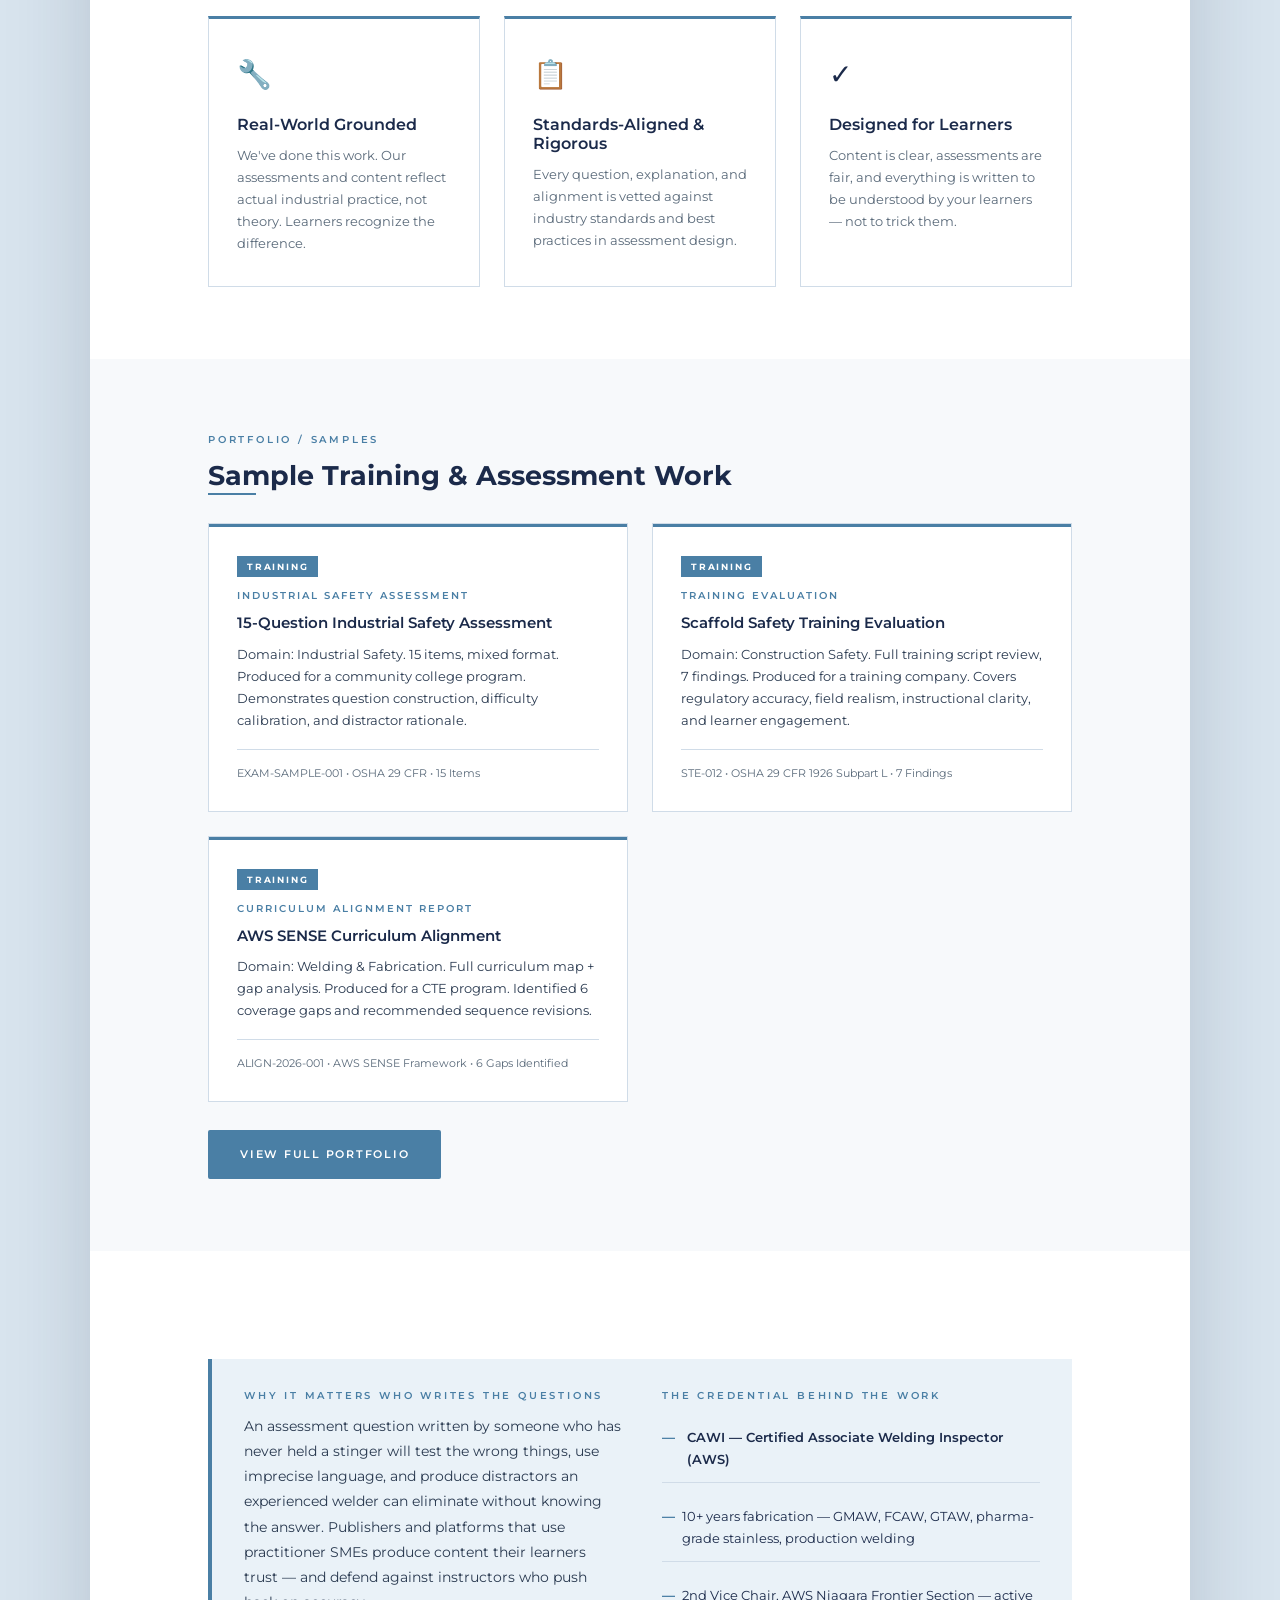
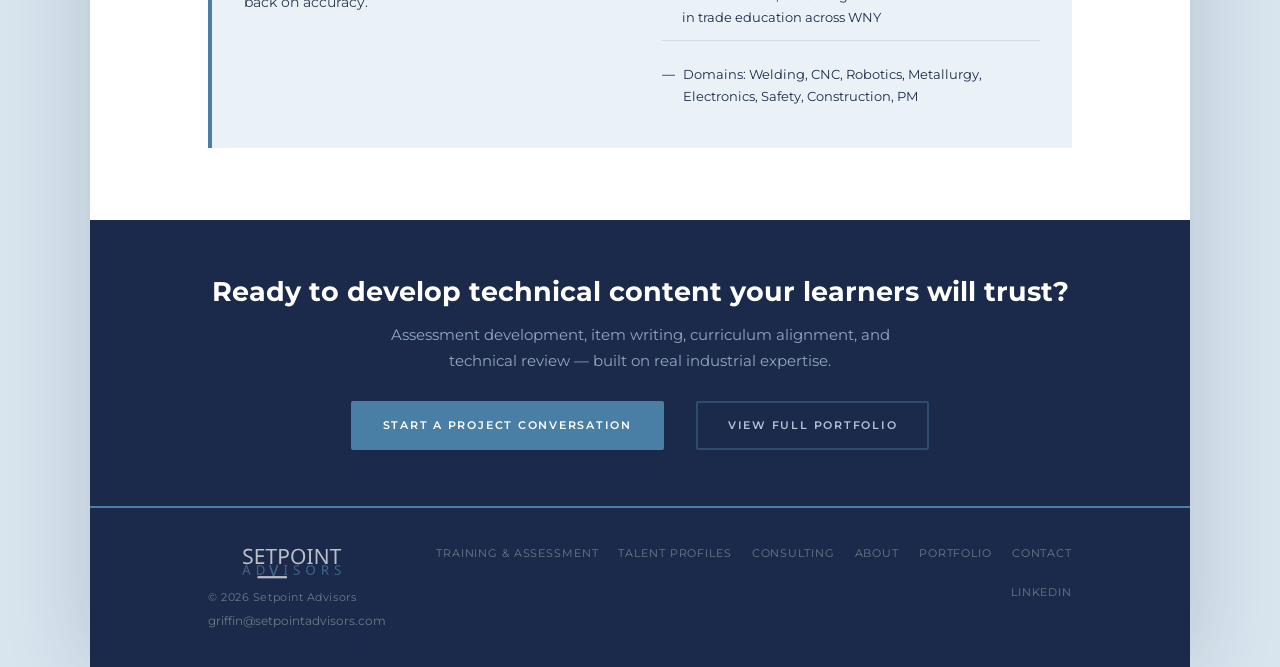
<file: training/index.html>
<!DOCTYPE html>
<html lang="en">
<head>
  <meta charset="UTF-8">
  <meta name="viewport" content="width=device-width, initial-scale=1.0">
  <meta name="description" content="Industrial SME and assessment development services for eLearning publishers, certification bodies, and CTE programs. CAWI-certified. AWS SENSE, NCCER, OSHA expertise. Built on real fabrication experience.">
  <meta name="keywords" content="industrial SME, welding assessment development, item writing, NCCER curriculum, AWS SENSE alignment, CTE assessment, eLearning SME, trades textbook review, CAWI, Griffin McGuire">
  <meta name="author" content="Griffin McGuire, Setpoint Advisors">
  <title>Industrial SME &amp; Assessment Development | Setpoint Advisors</title>
  <link rel="stylesheet" href="/style.css">
  <style>
    @media (max-width: 680px) {
      .differentiator-cols { grid-template-columns: 1fr !important; gap: 28px !important; }
    }
  </style>
</head>
<body>
<div class="page-wrap">

<nav>
  <div class="nav-inner">
    <a class="nav-logo" href="/index.html"><img src="/logo.svg" alt="Setpoint Advisors" style="height:48px;width:auto;display:block;"></a>
    <button class="nav-toggle" id="navToggle" aria-label="Toggle navigation" aria-expanded="false">
      <span></span><span></span><span></span>
    </button>
    <ul class="nav-links" id="navLinks">
      <li><a href="/index.html">Home</a></li>
      <li><a href="/training/" class="active">Training &amp; Assessment</a></li>
      <li><a href="/talent.html">Talent Profiles</a></li>
      <li><a href="/about.html">About</a></li>
      <li><a href="/portfolio.html">Portfolio</a></li>
      <li><a href="/contact.html">Contact</a></li>
    </ul>
  </div>
</nav>

<section class="page-header">
  <div class="container">
    <div class="breadcrumb"><a href="/index.html">Home</a><span>›</span>Training &amp; Assessment</div>
    <div class="section-label" style="color:var(--steel-light);">For Training Organizations, Publishers &amp; Platforms</div>
    <h1>Industrial Assessment &amp; Curriculum Development<br><span style="color:var(--steel-light);font-size:0.75em;font-weight:500;">By Someone Who Has Actually Done the Work</span></h1>
    <p>Most industrial SMEs have read the standards. Griffin McGuire — CAWI-certified, 10+ years fabrication, AWS Niagara Frontier Section 2nd Vice Chair — has run the equipment, managed the operation, and worked in regulated environments. That difference shows up in every assessment question, every curriculum review, and every alignment report.</p>
    <div style="display:flex;gap:14px;flex-wrap:wrap;margin-top:28px;">
      <a href="/contact.html" class="btn btn-primary">Start a Project Conversation</a>
      <a href="/portfolio.html" class="btn btn-outline">View Sample Work</a>
    </div>
  </div>
</section>

<!-- WHAT WE OFFER -->
<section>
  <div class="container">
    <div class="section-label">What We Offer</div>
    <h2>Six Ways We Make Your Content Defensible</h2>
    <div class="rule-accent"></div>
    <p style="max-width:620px;margin-bottom:0;">Whether you need a single chapter reviewed or a full test bank built from scratch — every deliverable is produced by a practitioner who can back every technical claim in the field.</p>
    <div class="capability-grid">

      <div class="capability-card">
        <div class="service-icon"></div>
        <h3>Exam Review &amp; Rebalancing</h3>
        <p style="font-size:12px;font-weight:600;color:var(--steel);margin-bottom:10px;text-transform:uppercase;letter-spacing:0.08em;">Validate Your Assessments</p>
        <p>Technical accuracy check, difficulty calibration, coverage analysis, question language review. We ensure your assessments test what matters.</p>
      </div>

      <div class="capability-card">
        <div class="service-icon"></div>
        <h3>Original Item Writing</h3>
        <p style="font-size:12px;font-weight:600;color:var(--steel);margin-bottom:10px;text-transform:uppercase;letter-spacing:0.08em;">Build Your Question Banks From Scratch</p>
        <p>New questions, answer rationales, realistic distractors. Multiple-choice, short-answer, matching, and performance-based formats.</p>
      </div>

      <div class="capability-card">
        <div class="service-icon"></div>
        <h3>Illustration &amp; Explanation Development</h3>
        <p style="font-size:12px;font-weight:600;color:var(--steel);margin-bottom:10px;text-transform:uppercase;letter-spacing:0.08em;">Make Technical Concepts Clear</p>
        <p>Technical explanations, worked examples, diagram descriptions. Specialty: welding symbols, metallurgy, mechanical systems, process sequences.</p>
      </div>

      <div class="capability-card">
        <div class="service-icon"></div>
        <h3>Curriculum &amp; Standards Alignment</h3>
        <p style="font-size:12px;font-weight:600;color:var(--steel);margin-bottom:10px;text-transform:uppercase;letter-spacing:0.08em;">Map Your Content to Standards</p>
        <p>Align to AWS SENSE, NCCER, OSHA, and applicable industry standards. Delivered as a structured alignment report.</p>
      </div>

      <div class="capability-card">
        <div class="service-icon"></div>
        <h3>Technical Content Review</h3>
        <p style="font-size:12px;font-weight:600;color:var(--steel);margin-bottom:10px;text-transform:uppercase;letter-spacing:0.08em;">Ensure Technical Accuracy</p>
        <p>Review of textbook chapters, eLearning scripts, and training materials for technical accuracy, clarity, and real-world applicability.</p>
      </div>

      <div class="capability-card">
        <div class="service-icon"></div>
        <h3>Test Bank Development</h3>
        <p style="font-size:12px;font-weight:600;color:var(--steel);margin-bottom:10px;text-transform:uppercase;letter-spacing:0.08em;">Full-Service Question Bank Creation</p>
        <p>End-to-end question bank development: writing, review, tagging, formatting, quality assurance, ready for instructor delivery.</p>
      </div>

    </div>
  </div>
</section>

<!-- DOMAINS WE COVER -->
<section class="alt">
  <div class="container">
    <div class="section-label">Domains We Cover</div>
    <h2>Technical Subject Areas</h2>
    <div class="rule-accent"></div>
    <div class="domain-grid">
      <div class="domain-tag" style="border-left-width:4px;font-weight:700;">Welding &amp; Fabrication</div>
      <div class="domain-tag">CNC Machining</div>
      <div class="domain-tag">Robotics &amp; Automation</div>
      <div class="domain-tag">Electronic Systems</div>
      <div class="domain-tag">Mechanical Systems</div>
      <div class="domain-tag">Metallurgy &amp; Material Science</div>
      <div class="domain-tag">Industrial Safety</div>
      <div class="domain-tag">General Construction</div>
      <div class="domain-tag">Project Management</div>
    </div>
  </div>
</section>

<!-- STANDARDS & CERTIFICATIONS -->
<section>
  <div class="container">
    <div class="section-label">Standards &amp; Certifications We Know</div>
    <h2>Standards Expertise</h2>
    <div class="rule-accent"></div>
    <div class="standards-row">
      <span class="std-badge">AWS D1.1</span>
      <span class="std-badge">API 1104</span>
      <span class="std-badge">AWS SENSE</span>
      <span class="std-badge">NCCER</span>
      <span class="std-badge">OSHA 29 CFR</span>
      <span class="std-badge">ASME Sec. IX</span>
      <span class="std-badge">ASTM A967</span>
      <span class="std-badge">ASTM A380</span>
    </div>
  </div>
</section>

<!-- WHO THIS IS FOR -->
<section class="alt">
  <div class="container">
    <div class="section-label">Who This Is For</div>
    <h2>Organizations We Serve</h2>
    <div class="rule-accent"></div>
    <div class="client-grid">
      <div class="client-card">
        <h4>eLearning Platforms</h4>
        <p>Ship industrial content you can stand behind. Technical accuracy review and item writing for safety, welding, and manufacturing modules — flagging what a desk reviewer won't catch.</p>
      </div>
      <div class="client-card">
        <h4>Publishers</h4>
        <p>Get test banks and chapter reviews that hold up in the field. Trades textbook accuracy checks, instructor resource development, and standards alignment — by someone who teaches the trade.</p>
      </div>
      <div class="client-card">
        <h4>Certification Bodies</h4>
        <p>Keep your credential credible. Item writing, exam rebalancing, and content review for industrial credentials — built around how the work actually gets evaluated.</p>
      </div>
      <div class="client-card">
        <h4>Community Colleges &amp; CTE Programs</h4>
        <p>Curriculum that closes the gap between classroom and shop floor. Assessment alignment, program review, and advisory support from someone active in Western NY trade programs.</p>
      </div>
      <div class="client-card">
        <h4>Instructional Design Firms</h4>
        <p>Bring in a technical SME who delivers clean, formatted content on deadline. Industrial subject matter expertise as a subcontract — no hand-holding required.</p>
      </div>
      <div class="client-card">
        <h4>Testing Companies</h4>
        <p>A practitioner on your expert panel, not just another credential-holder. Item review and content validation for industrial and trades exams — grounded in real production experience.</p>
      </div>
    </div>
  </div>
</section>

<!-- OUR APPROACH -->
<section>
  <div class="container">
    <div class="section-label">Our Approach</div>
    <h2>How We Work</h2>
    <div class="rule-accent"></div>
    <div class="pillars">
      <div class="pillar">
        <div class="pillar-icon">🔧</div>
        <h3>Real-World Grounded</h3>
        <p>We've done this work. Our assessments and content reflect actual industrial practice, not theory. Learners recognize the difference.</p>
      </div>
      <div class="pillar">
        <div class="pillar-icon">📋</div>
        <h3>Standards-Aligned &amp; Rigorous</h3>
        <p>Every question, explanation, and alignment is vetted against industry standards and best practices in assessment design.</p>
      </div>
      <div class="pillar">
        <div class="pillar-icon">✓</div>
        <h3>Designed for Learners</h3>
        <p>Content is clear, assessments are fair, and everything is written to be understood by your learners — not to trick them.</p>
      </div>
    </div>
  </div>
</section>

<!-- PORTFOLIO / SAMPLES -->
<section class="alt">
  <div class="container">
    <div class="section-label">Portfolio / Samples</div>
    <h2>Sample Training &amp; Assessment Work</h2>
    <div class="rule-accent"></div>
    <div class="portfolio-grid">

      <div class="portfolio-card">
        <span class="category-badge training">Training</span>
        <div class="doc-type">Industrial Safety Assessment</div>
        <h3>15-Question Industrial Safety Assessment</h3>
        <p>Domain: Industrial Safety. 15 items, mixed format. Produced for a community college program. Demonstrates question construction, difficulty calibration, and distractor rationale.</p>
        <div class="doc-meta">EXAM-SAMPLE-001 &bull; OSHA 29 CFR &bull; 15 Items</div>
      </div>

      <div class="portfolio-card">
        <span class="category-badge training">Training</span>
        <div class="doc-type">Training Evaluation</div>
        <h3>Scaffold Safety Training Evaluation</h3>
        <p>Domain: Construction Safety. Full training script review, 7 findings. Produced for a training company. Covers regulatory accuracy, field realism, instructional clarity, and learner engagement.</p>
        <div class="doc-meta">STE-012 &bull; OSHA 29 CFR 1926 Subpart L &bull; 7 Findings</div>
      </div>

      <div class="portfolio-card">
        <span class="category-badge training">Training</span>
        <div class="doc-type">Curriculum Alignment Report</div>
        <h3>AWS SENSE Curriculum Alignment</h3>
        <p>Domain: Welding &amp; Fabrication. Full curriculum map + gap analysis. Produced for a CTE program. Identified 6 coverage gaps and recommended sequence revisions.</p>
        <div class="doc-meta">ALIGN-2026-001 &bull; AWS SENSE Framework &bull; 6 Gaps Identified</div>
      </div>

    </div>
    <div style="margin-top:28px;">
      <a href="/portfolio.html" class="btn btn-primary">View Full Portfolio</a>
    </div>
  </div>
</section>

<!-- DIFFERENTIATOR CALLOUT -->
<section>
  <div class="container">
    <div class="stat-callout">
      <div class="differentiator-cols" style="display:grid;grid-template-columns:1fr 1fr;gap:40px;align-items:start;">
        <div>
          <div class="section-label" style="margin-bottom:10px;">Why It Matters Who Writes the Questions</div>
          <p style="font-size:14px;color:var(--mid);margin:0;line-height:1.8;">An assessment question written by someone who has never held a stinger will test the wrong things, use imprecise language, and produce distractors an experienced welder can eliminate without knowing the answer. Publishers and platforms that use practitioner SMEs produce content their learners trust — and defend against instructors who push back on accuracy.</p>
        </div>
        <div>
          <div class="section-label" style="margin-bottom:10px;">The Credential Behind the Work</div>
          <div style="display:flex;flex-direction:column;gap:10px;">
            <div style="display:flex;align-items:flex-start;gap:12px;padding:12px 0;border-bottom:1px solid var(--border);">
              <span style="color:var(--steel);font-weight:700;font-size:13px;min-width:6px;">—</span>
              <span style="font-size:13px;color:var(--navy);font-weight:600;">CAWI — Certified Associate Welding Inspector (AWS)</span>
            </div>
            <div style="display:flex;align-items:flex-start;gap:12px;padding:12px 0;border-bottom:1px solid var(--border);">
              <span style="color:var(--steel);font-weight:700;font-size:13px;min-width:6px;">—</span>
              <span style="font-size:13px;color:var(--navy);">10+ years fabrication — GMAW, FCAW, GTAW, pharma-grade stainless, production welding</span>
            </div>
            <div style="display:flex;align-items:flex-start;gap:12px;padding:12px 0;border-bottom:1px solid var(--border);">
              <span style="color:var(--steel);font-weight:700;font-size:13px;min-width:6px;">—</span>
              <span style="font-size:13px;color:var(--navy);">2nd Vice Chair, AWS Niagara Frontier Section — active in trade education across WNY</span>
            </div>
            <div style="display:flex;align-items:flex-start;gap:12px;padding:12px 0;">
              <span style="color:var(--steel);font-weight:700;font-size:13px;min-width:6px;">—</span>
              <span style="font-size:13px;color:var(--navy);">Domains: Welding, CNC, Robotics, Metallurgy, Electronics, Safety, Construction, PM</span>
            </div>
          </div>
        </div>
      </div>
    </div>
  </div>
</section>

<!-- CTA -->
<section class="callout-strip">
  <div class="container">
    <h2>Ready to develop technical content your learners will trust?</h2>
    <p>Assessment development, item writing, curriculum alignment, and technical review — built on real industrial expertise.</p>
    <a href="/contact.html" class="btn btn-primary" style="margin-right:14px;">Start a Project Conversation</a>
    <a href="/portfolio.html" class="btn btn-outline">View Full Portfolio</a>
  </div>
</section>

<footer>
  <div class="footer-inner">
    <div class="footer-brand">
      <img src="/logo.svg" alt="Setpoint Advisors" style="height:36px;width:auto;opacity:0.7;margin-bottom:8px;">
      <span class="footer-copy">&copy; 2026 Setpoint Advisors</span>
      <a href="mailto:griffin@setpointadvisors.com" class="footer-email">griffin@setpointadvisors.com</a>
    </div>
    <div class="footer-links">
      <a href="/training/">Training &amp; Assessment</a>
      <a href="/talent.html">Talent Profiles</a>
      <a href="/consulting/">Consulting</a>
      <a href="/about.html">About</a>
      <a href="/portfolio.html">Portfolio</a>
      <a href="/contact.html">Contact</a>
      <a href="https://www.linkedin.com/in/griffinmcguire/" target="_blank" rel="noopener">LinkedIn</a>
    </div>
  </div>
</footer>
</div>

<script>
  const toggle = document.getElementById('navToggle');
  const links  = document.getElementById('navLinks');
  toggle.addEventListener('click', function() {
    const open = links.classList.toggle('open');
    toggle.classList.toggle('open', open);
    toggle.setAttribute('aria-expanded', open);
  });
  links.querySelectorAll('a').forEach(function(a) {
    a.addEventListener('click', function() {
      links.classList.remove('open');
      toggle.classList.remove('open');
      toggle.setAttribute('aria-expanded', false);
    });
  });
</script>
</body>
</html>
</file>
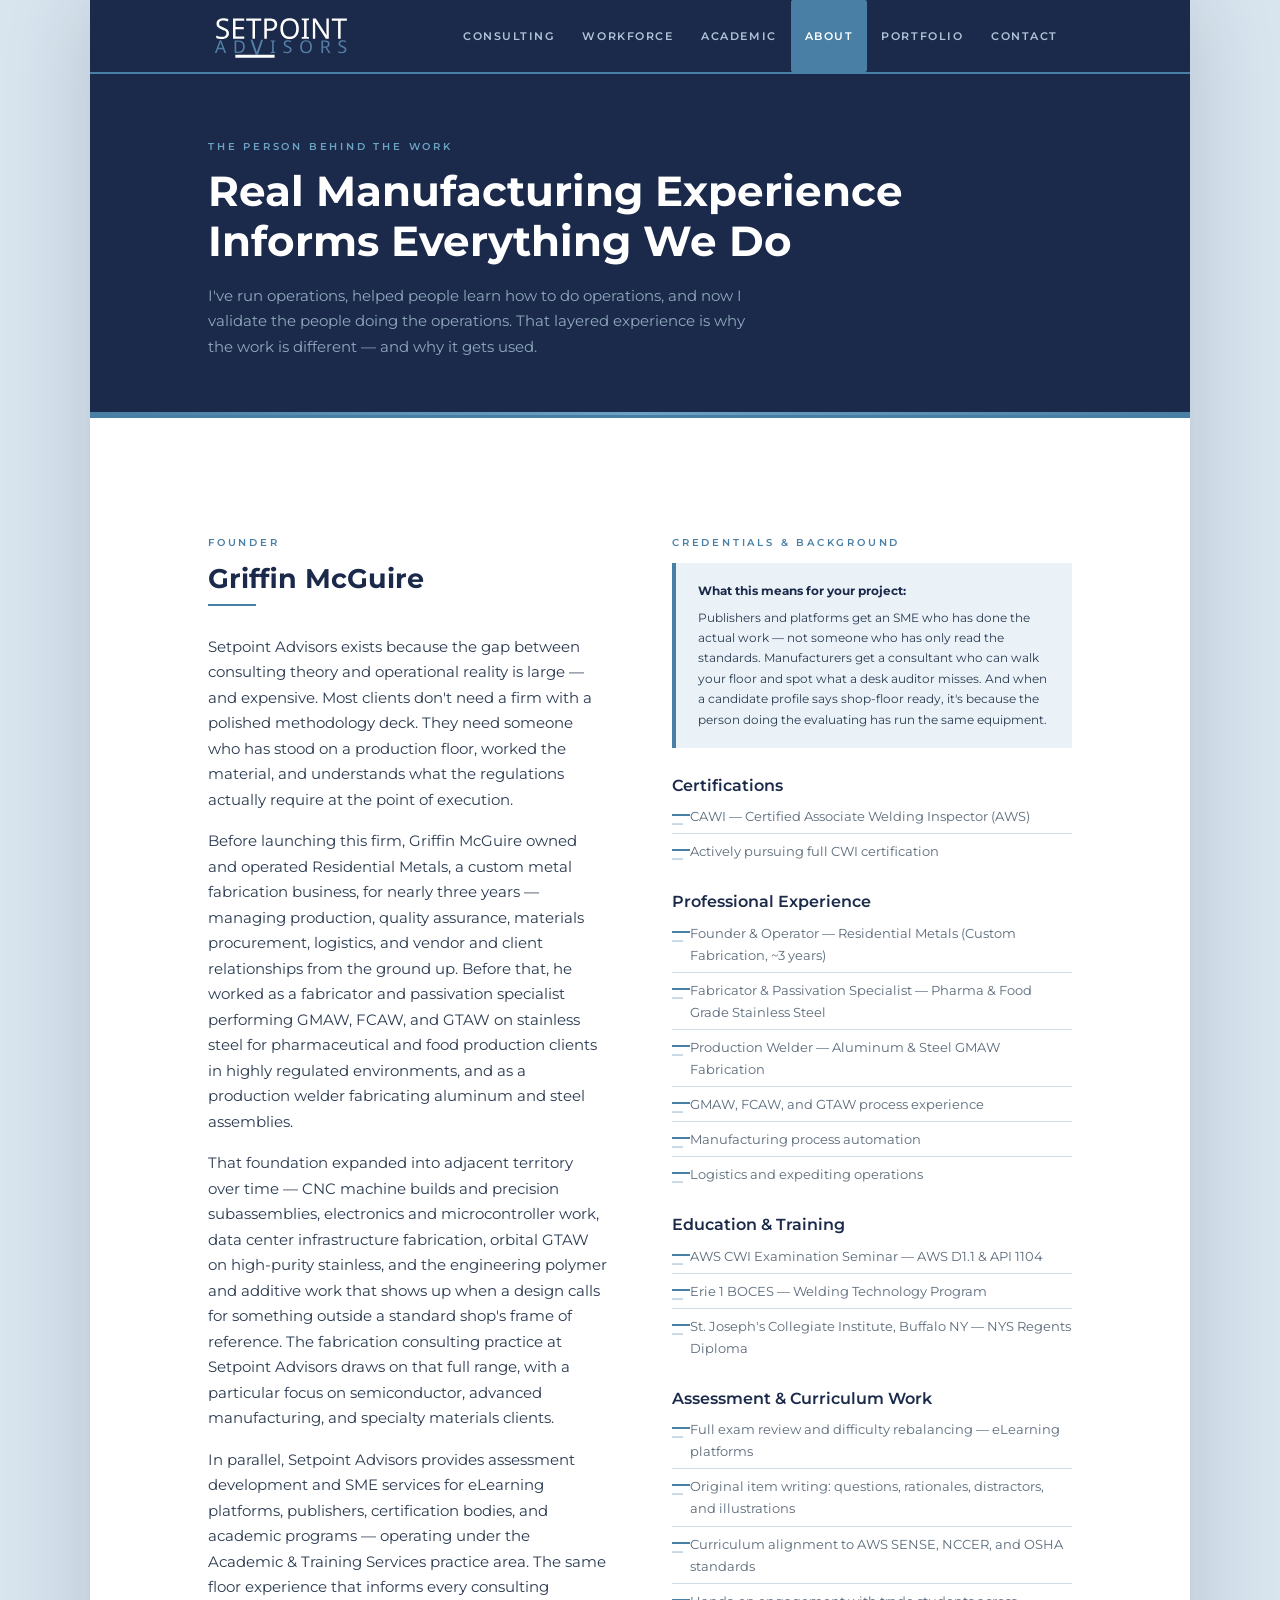
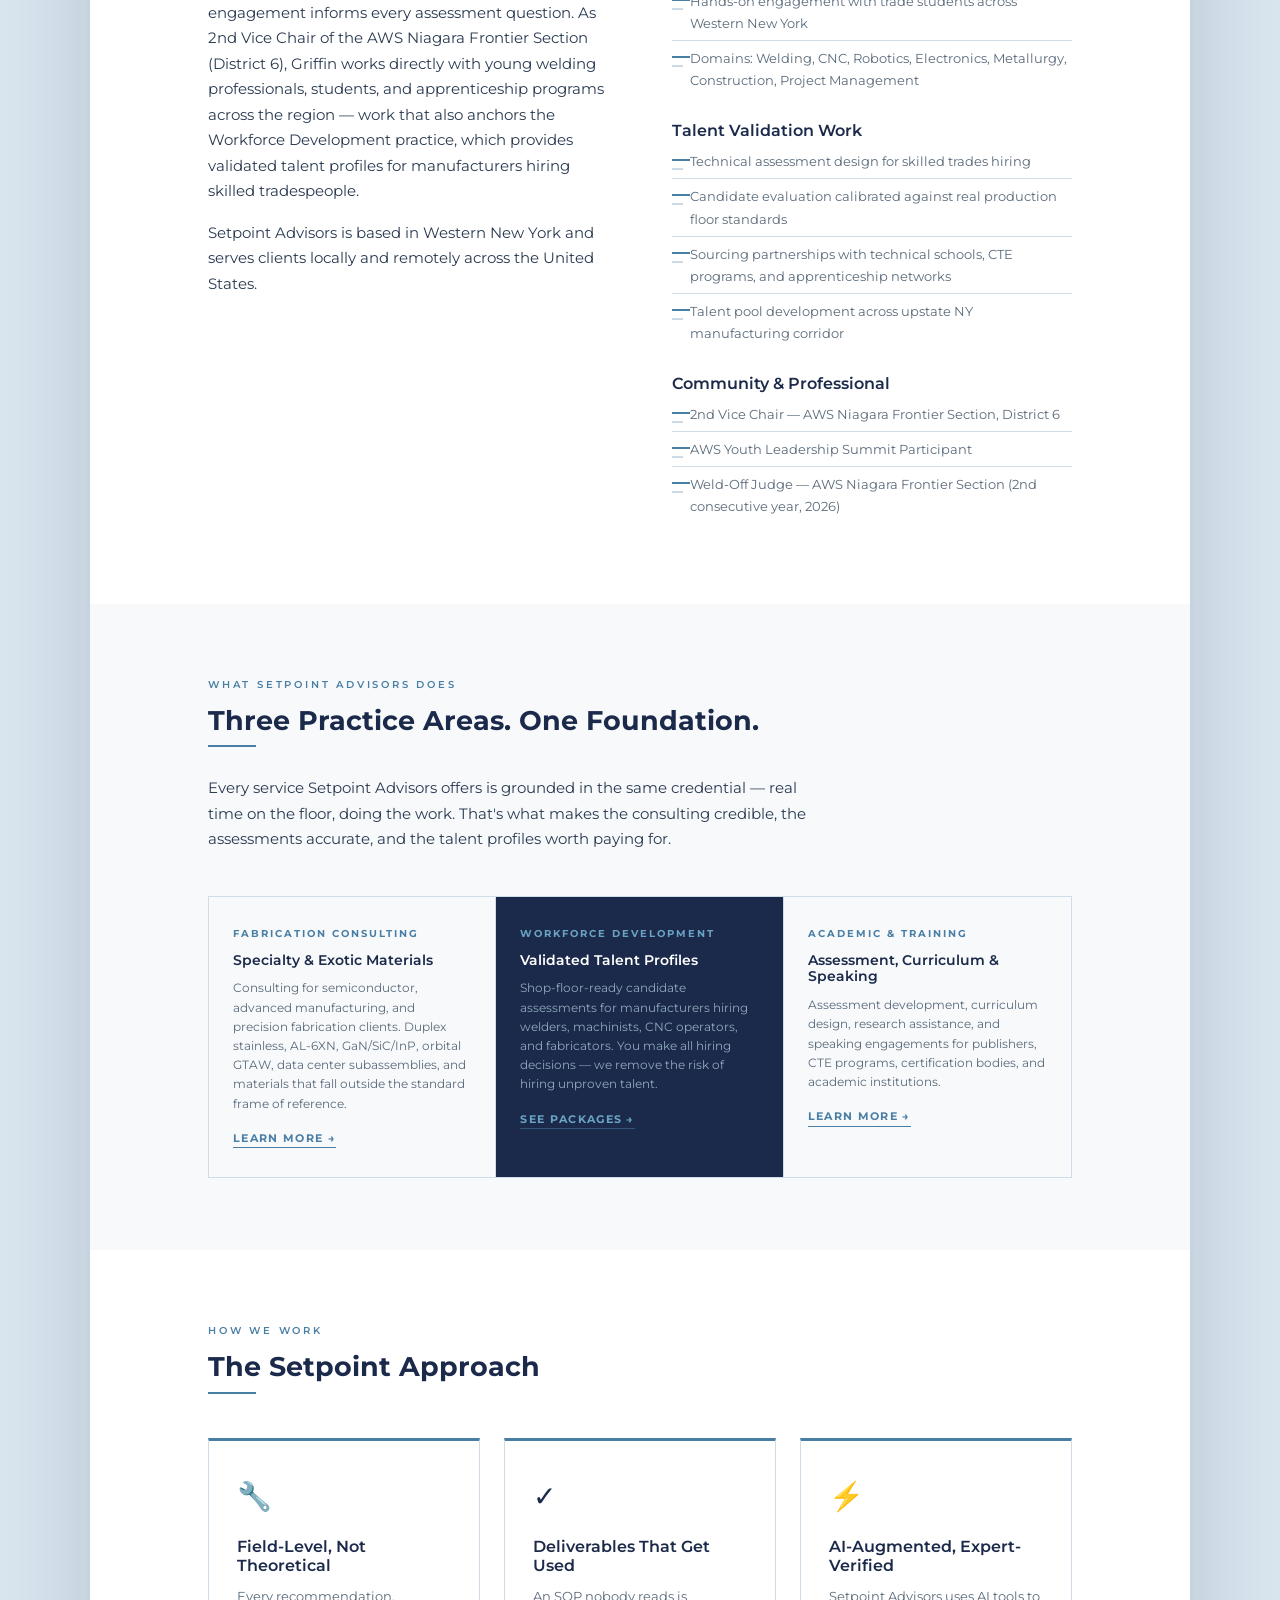
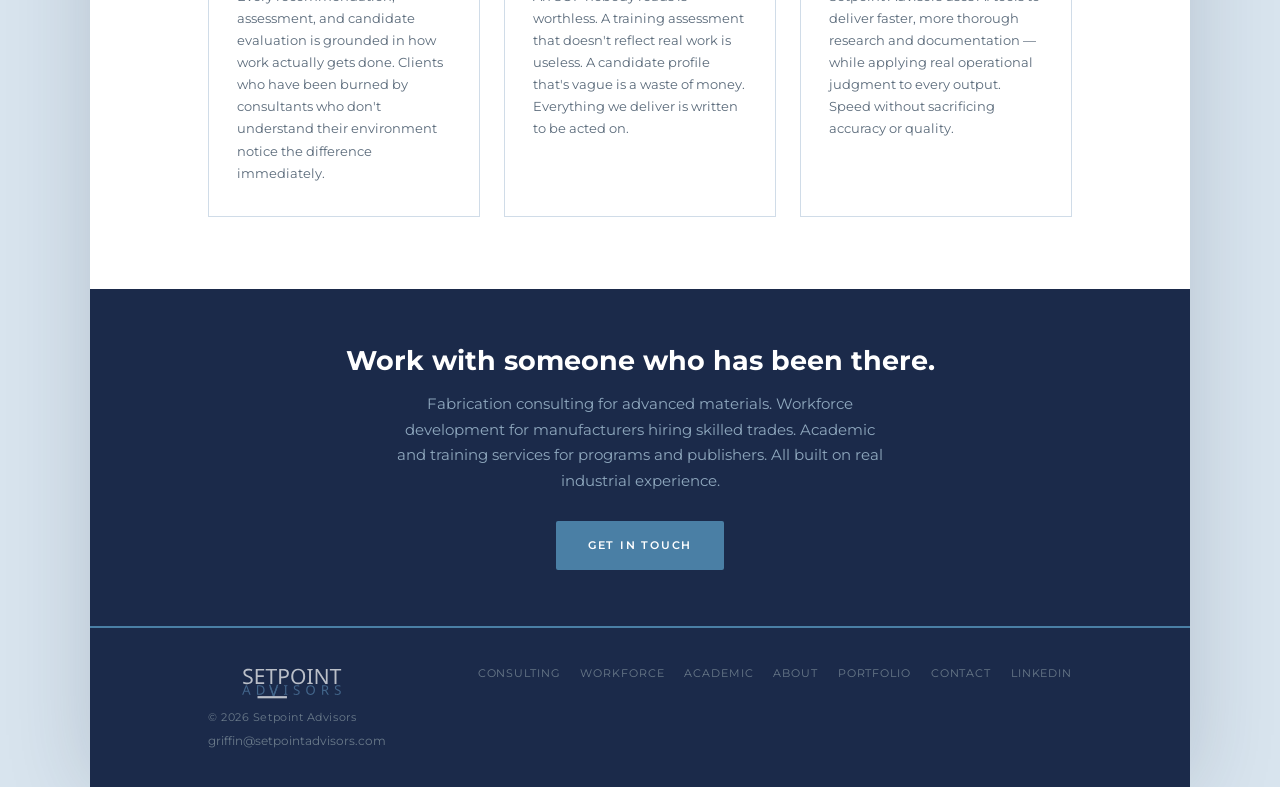
<file: about.html>
<!DOCTYPE html>
<html lang="en">
<head>
  <meta charset="UTF-8">
  <meta name="viewport" content="width=device-width, initial-scale=1.0">
  <meta name="description" content="Griffin McGuire — founder of Setpoint Advisors. CAWI-certified. Background in stainless steel fabrication, manufacturing operations, assessment development, and skilled trades talent validation.">
  <meta name="keywords" content="Griffin McGuire, CAWI, manufacturing consultant, fabrication, Setpoint Advisors, Buffalo NY, AWS Niagara Frontier, assessment development, skilled trades talent">
  <meta name="author" content="Griffin McGuire, Setpoint Advisors">
  <title>About | Setpoint Advisors</title>
  <link rel="stylesheet" href="/style.css">
  <style>
    .page-header {
      background: var(--navy); padding: 64px 0 56px; position: relative; overflow: hidden;
    }
    .page-header::after {
      content: ''; position: absolute; bottom: 0; left: 0; right: 0; height: 3px;
      background: linear-gradient(90deg, var(--steel) 0%, var(--steel-light) 50%, var(--steel) 100%);
    }
    .page-header h1 { color: var(--white); margin-bottom: 16px; }
    .page-header p { color: #8fa8be; max-width: 560px; margin-bottom: 0; }

    .about-grid {
      display: grid; grid-template-columns: 1fr 1fr; gap: 64px; align-items: start;
    }
    .credential-list {
      list-style: none; padding: 0; margin: 0 0 8px;
    }
    .credential-list li {
      font-size: 13px; color: var(--muted); padding: 6px 0 6px 18px;
      border-bottom: 1px solid var(--border); position: relative;
    }
    .credential-list li:last-child { border-bottom: none; }
    .credential-list li::before {
      content: '—'; position: absolute; left: 0; color: var(--steel); font-size: 11px;
    }

    .service-lanes {
      display: grid; grid-template-columns: repeat(3, 1fr);
      gap: 0; margin-top: 44px; border: 1px solid var(--border);
    }
    .service-lane {
      padding: 28px 24px;
      border-right: 1px solid var(--border);
    }
    .service-lane:last-child { border-right: none; }
    .lane-num {
      font-size: 10px; font-weight: 700; letter-spacing: 0.2em;
      text-transform: uppercase; color: var(--steel); margin-bottom: 10px; display: block;
    }
    .service-lane h3 { font-size: 14px; margin-bottom: 10px; }
    .service-lane p { font-size: 12px; color: var(--muted); margin: 0; line-height: 1.6; }

    @media (max-width: 760px) {
      .about-grid { grid-template-columns: 1fr; gap: 40px; }
      .service-lanes { grid-template-columns: 1fr; }
      .service-lane { border-right: none; border-bottom: 1px solid var(--border); }
      .service-lane:last-child { border-bottom: none; }
    }
  </style>
</head>
<body>
<div class="page-wrap">

<nav>
  <div class="nav-inner">
    <a class="nav-logo" href="/index.html">
      <img src="/logo.svg" alt="Setpoint Advisors" style="height:48px;width:auto;display:block;">
    </a>
    <button class="nav-toggle" id="navToggle" aria-label="Toggle navigation" aria-expanded="false">
      <span></span><span></span><span></span>
    </button>
    <ul class="nav-links" id="navLinks">
      <li><a href="/index.html">Consulting</a></li>
      <li><a href="/workforce/">Workforce</a></li>
      <li><a href="/academic/">Academic</a></li>
      <li><a href="/about.html" class="active">About</a></li>
      <li><a href="/portfolio.html">Portfolio</a></li>
      <li><a href="/contact.html">Contact</a></li>
    </ul>
  </div>
</nav>

<!-- PAGE HEADER -->
<section class="page-header">
  <div class="container">
    <div class="section-label" style="color:var(--steel-light);">The Person Behind the Work</div>
    <h1>Real Manufacturing Experience<br>Informs Everything We Do</h1>
    <p>I've run operations, helped people learn how to do operations, and now I validate the people doing the operations. That layered experience is why the work is different — and why it gets used.</p>
  </div>
</section>

<!-- BIO + CREDENTIALS -->
<section>
  <div class="container">
    <div class="about-grid">

      <div>
        <div class="section-label">Founder</div>
        <h2 style="margin-bottom:8px;">Griffin McGuire</h2>
        <div class="rule-accent"></div>

        <p>Setpoint Advisors exists because the gap between consulting theory and operational reality is large — and expensive. Most clients don't need a firm with a polished methodology deck. They need someone who has stood on a production floor, worked the material, and understands what the regulations actually require at the point of execution.</p>

        <p>Before launching this firm, Griffin McGuire owned and operated Residential Metals, a custom metal fabrication business, for nearly three years — managing production, quality assurance, materials procurement, logistics, and vendor and client relationships from the ground up. Before that, he worked as a fabricator and passivation specialist performing GMAW, FCAW, and GTAW on stainless steel for pharmaceutical and food production clients in highly regulated environments, and as a production welder fabricating aluminum and steel assemblies.</p>

        <p>That foundation expanded into adjacent territory over time — CNC machine builds and precision subassemblies, electronics and microcontroller work, data center infrastructure fabrication, orbital GTAW on high-purity stainless, and the engineering polymer and additive work that shows up when a design calls for something outside a standard shop's frame of reference. The fabrication consulting practice at Setpoint Advisors draws on that full range, with a particular focus on semiconductor, advanced manufacturing, and specialty materials clients.</p>

        <p>In parallel, Setpoint Advisors provides assessment development and SME services for eLearning platforms, publishers, certification bodies, and academic programs — operating under the Academic &amp; Training Services practice area. The same floor experience that informs every consulting engagement informs every assessment question. As 2nd Vice Chair of the AWS Niagara Frontier Section (District 6), Griffin works directly with young welding professionals, students, and apprenticeship programs across the region — work that also anchors the Workforce Development practice, which provides validated talent profiles for manufacturers hiring skilled tradespeople.</p>

        <p>Setpoint Advisors is based in Western New York and serves clients locally and remotely across the United States.</p>
      </div>

      <div>
        <div class="section-label">Credentials &amp; Background</div>

        <div style="background:var(--steel-pale);border-left:4px solid var(--steel);padding:18px 22px;margin-bottom:28px;">
          <p style="font-size:12px;color:var(--mid);margin:0;line-height:1.7;"><strong style="color:var(--navy);display:block;margin-bottom:6px;">What this means for your project:</strong>
          Publishers and platforms get an SME who has done the actual work — not someone who has only read the standards. Manufacturers get a consultant who can walk your floor and spot what a desk auditor misses. And when a candidate profile says shop-floor ready, it's because the person doing the evaluating has run the same equipment.</p>
        </div>

        <h3 style="color:var(--navy);margin-bottom:4px;">Certifications</h3>
        <ul class="credential-list">
          <li>CAWI — Certified Associate Welding Inspector (AWS)</li>
          <li>Actively pursuing full CWI certification</li>
        </ul>

        <h3 style="margin-top:24px;color:var(--navy);margin-bottom:4px;">Professional Experience</h3>
        <ul class="credential-list">
          <li>Founder &amp; Operator — Residential Metals (Custom Fabrication, ~3 years)</li>
          <li>Fabricator &amp; Passivation Specialist — Pharma &amp; Food Grade Stainless Steel</li>
          <li>Production Welder — Aluminum &amp; Steel GMAW Fabrication</li>
          <li>GMAW, FCAW, and GTAW process experience</li>
          <li>Manufacturing process automation</li>
          <li>Logistics and expediting operations</li>
        </ul>

        <h3 style="margin-top:24px;color:var(--navy);margin-bottom:4px;">Education &amp; Training</h3>
        <ul class="credential-list">
          <li>AWS CWI Examination Seminar — AWS D1.1 &amp; API 1104</li>
          <li>Erie 1 BOCES — Welding Technology Program</li>
          <li>St. Joseph's Collegiate Institute, Buffalo NY — NYS Regents Diploma</li>
        </ul>

        <h3 style="margin-top:24px;color:var(--navy);margin-bottom:4px;">Assessment &amp; Curriculum Work</h3>
        <ul class="credential-list">
          <li>Full exam review and difficulty rebalancing — eLearning platforms</li>
          <li>Original item writing: questions, rationales, distractors, and illustrations</li>
          <li>Curriculum alignment to AWS SENSE, NCCER, and OSHA standards</li>
          <li>Hands-on engagement with trade students across Western New York</li>
          <li>Domains: Welding, CNC, Robotics, Electronics, Metallurgy, Construction, Project Management</li>
        </ul>

        <h3 style="margin-top:24px;color:var(--navy);margin-bottom:4px;">Talent Validation Work</h3>
        <ul class="credential-list">
          <li>Technical assessment design for skilled trades hiring</li>
          <li>Candidate evaluation calibrated against real production floor standards</li>
          <li>Sourcing partnerships with technical schools, CTE programs, and apprenticeship networks</li>
          <li>Talent pool development across upstate NY manufacturing corridor</li>
        </ul>

        <h3 style="margin-top:24px;color:var(--navy);margin-bottom:4px;">Community &amp; Professional</h3>
        <ul class="credential-list">
          <li>2nd Vice Chair — AWS Niagara Frontier Section, District 6</li>
          <li>AWS Youth Leadership Summit Participant</li>
          <li>Weld-Off Judge — AWS Niagara Frontier Section (2nd consecutive year, 2026)</li>
        </ul>
      </div>

    </div>
  </div>
</section>

<!-- WHAT WE DO — THREE LANES -->
<section class="alt">
  <div class="container">
    <div class="section-label">What Setpoint Advisors Does</div>
    <h2 style="margin-bottom:8px;">Three Practice Areas. One Foundation.</h2>
    <div class="rule-accent"></div>
    <p style="max-width:600px;">Every service Setpoint Advisors offers is grounded in the same credential — real time on the floor, doing the work. That's what makes the consulting credible, the assessments accurate, and the talent profiles worth paying for.</p>

    <div class="service-lanes">
      <div class="service-lane">
        <span class="lane-num">Fabrication Consulting</span>
        <h3>Specialty &amp; Exotic Materials</h3>
        <p>Consulting for semiconductor, advanced manufacturing, and precision fabrication clients. Duplex stainless, AL-6XN, GaN/SiC/InP, orbital GTAW, data center subassemblies, and materials that fall outside the standard frame of reference.</p>
        <a href="/index.html" style="font-size:11px;font-weight:700;letter-spacing:0.12em;text-transform:uppercase;color:var(--steel);text-decoration:none;border-bottom:1px solid var(--steel);display:inline-block;margin-top:16px;">Learn More →</a>
      </div>
      <div class="service-lane" style="background:var(--navy);">
        <span class="lane-num" style="color:var(--steel-light);">Workforce Development</span>
        <h3 style="color:var(--white);">Validated Talent Profiles</h3>
        <p style="color:#8fa8be;">Shop-floor-ready candidate assessments for manufacturers hiring welders, machinists, CNC operators, and fabricators. You make all hiring decisions — we remove the risk of hiring unproven talent.</p>
        <a href="/workforce/" style="font-size:11px;font-weight:700;letter-spacing:0.12em;text-transform:uppercase;color:var(--steel-light);text-decoration:none;border-bottom:1px solid rgba(74,127,165,0.5);display:inline-block;margin-top:16px;">See Packages →</a>
      </div>
      <div class="service-lane">
        <span class="lane-num">Academic &amp; Training</span>
        <h3>Assessment, Curriculum &amp; Speaking</h3>
        <p>Assessment development, curriculum design, research assistance, and speaking engagements for publishers, CTE programs, certification bodies, and academic institutions.</p>
        <a href="/academic/" style="font-size:11px;font-weight:700;letter-spacing:0.12em;text-transform:uppercase;color:var(--steel);text-decoration:none;border-bottom:1px solid var(--steel);display:inline-block;margin-top:16px;">Learn More →</a>
      </div>
    </div>
  </div>
</section>

<!-- APPROACH -->
<section>
  <div class="container">
    <div class="section-label">How We Work</div>
    <h2 style="margin-bottom:8px;">The Setpoint Approach</h2>
    <div class="rule-accent"></div>
    <div class="pillars">
      <div class="pillar">
        <div class="pillar-icon">🔧</div>
        <h3>Field-Level, Not Theoretical</h3>
        <p>Every recommendation, assessment, and candidate evaluation is grounded in how work actually gets done. Clients who have been burned by consultants who don't understand their environment notice the difference immediately.</p>
      </div>
      <div class="pillar">
        <div class="pillar-icon">✓</div>
        <h3>Deliverables That Get Used</h3>
        <p>An SOP nobody reads is worthless. A training assessment that doesn't reflect real work is useless. A candidate profile that's vague is a waste of money. Everything we deliver is written to be acted on.</p>
      </div>
      <div class="pillar">
        <div class="pillar-icon">⚡</div>
        <h3>AI-Augmented, Expert-Verified</h3>
        <p>Setpoint Advisors uses AI tools to deliver faster, more thorough research and documentation — while applying real operational judgment to every output. Speed without sacrificing accuracy or quality.</p>
      </div>
    </div>
  </div>
</section>

<!-- CALLOUT -->
<section class="callout-strip">
  <div class="container">
    <h2>Work with someone who has been there.</h2>
    <p>Fabrication consulting for advanced materials. Workforce development for manufacturers hiring skilled trades. Academic and training services for programs and publishers. All built on real industrial experience.</p>
    <a href="/contact.html" class="btn btn-primary">Get in Touch</a>
  </div>
</section>

<footer>
  <div class="footer-inner">
    <div class="footer-brand">
      <img src="/logo.svg" alt="Setpoint Advisors" style="height:36px;width:auto;opacity:0.7;margin-bottom:8px;">
      <span class="footer-copy">&copy; 2026 Setpoint Advisors</span>
      <a href="mailto:griffin@setpointadvisors.com" class="footer-email">griffin@setpointadvisors.com</a>
    </div>
    <div class="footer-links">
      <a href="/index.html">Consulting</a>
      <a href="/workforce/">Workforce</a>
      <a href="/academic/">Academic</a>
      <a href="/about.html">About</a>
      <a href="/portfolio.html">Portfolio</a>
      <a href="/contact.html">Contact</a>
      <a href="https://www.linkedin.com/in/griffinmcguire/" target="_blank" rel="noopener">LinkedIn</a>
    </div>
  </div>
</footer>
</div>

<script>
  const toggle = document.getElementById('navToggle');
  const links  = document.getElementById('navLinks');
  toggle.addEventListener('click', function() {
    const open = links.classList.toggle('open');
    toggle.classList.toggle('open', open);
    toggle.setAttribute('aria-expanded', open);
  });
  links.querySelectorAll('a').forEach(function(a) {
    a.addEventListener('click', function() {
      links.classList.remove('open');
      toggle.classList.remove('open');
      toggle.setAttribute('aria-expanded', false);
    });
  });
</script>
</body>
</html>
</file>
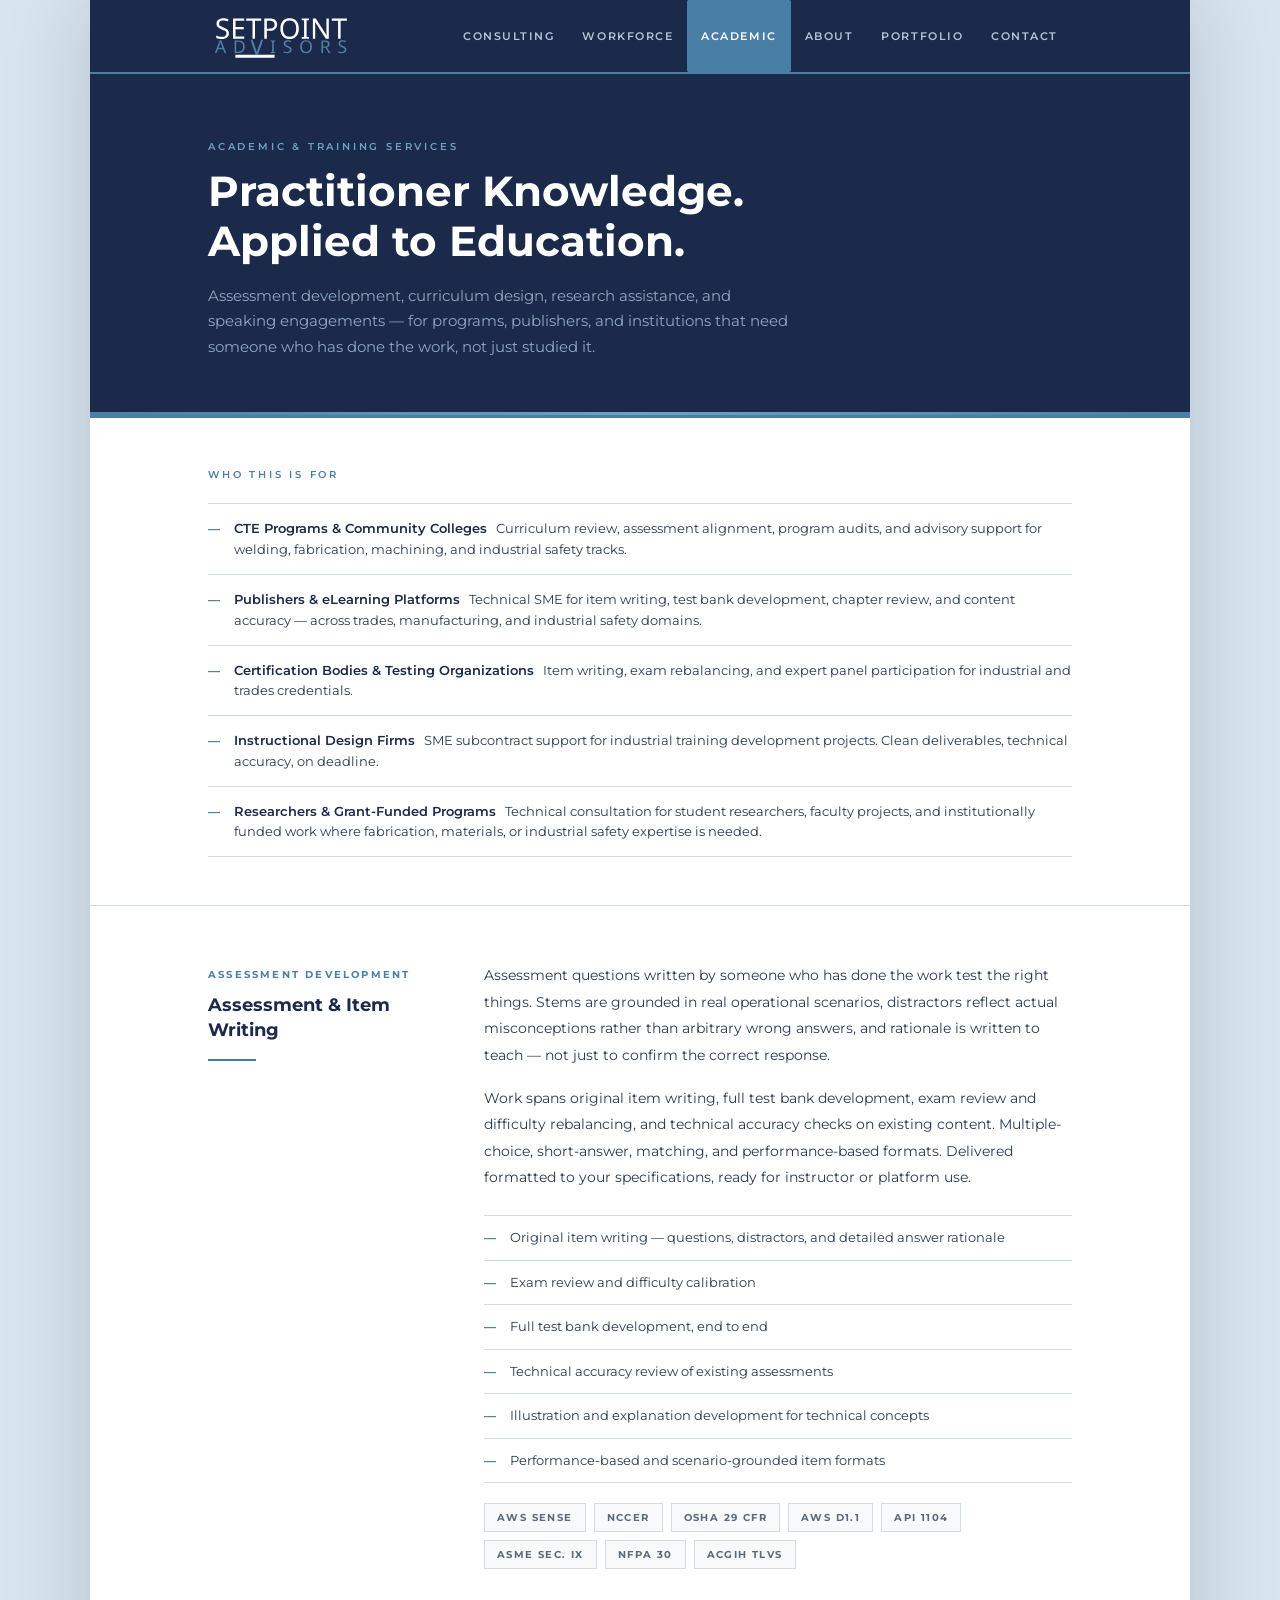
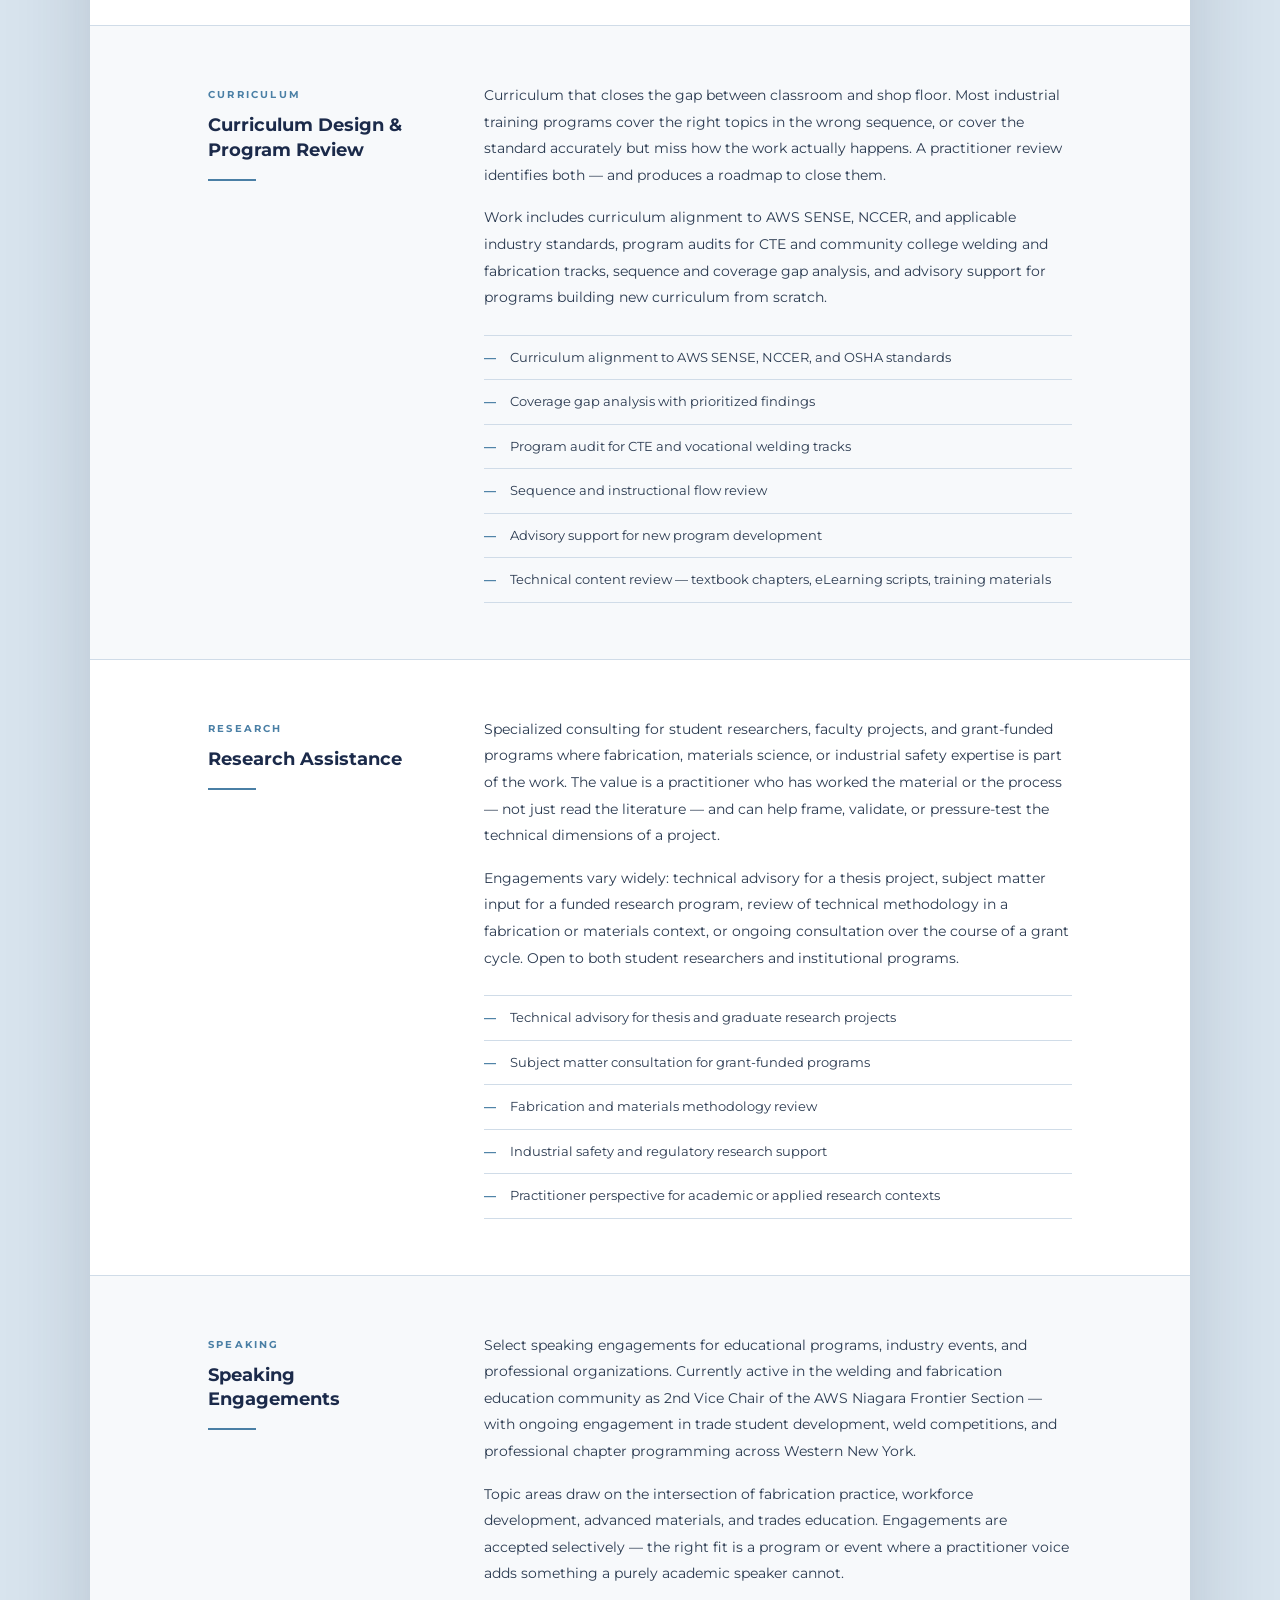
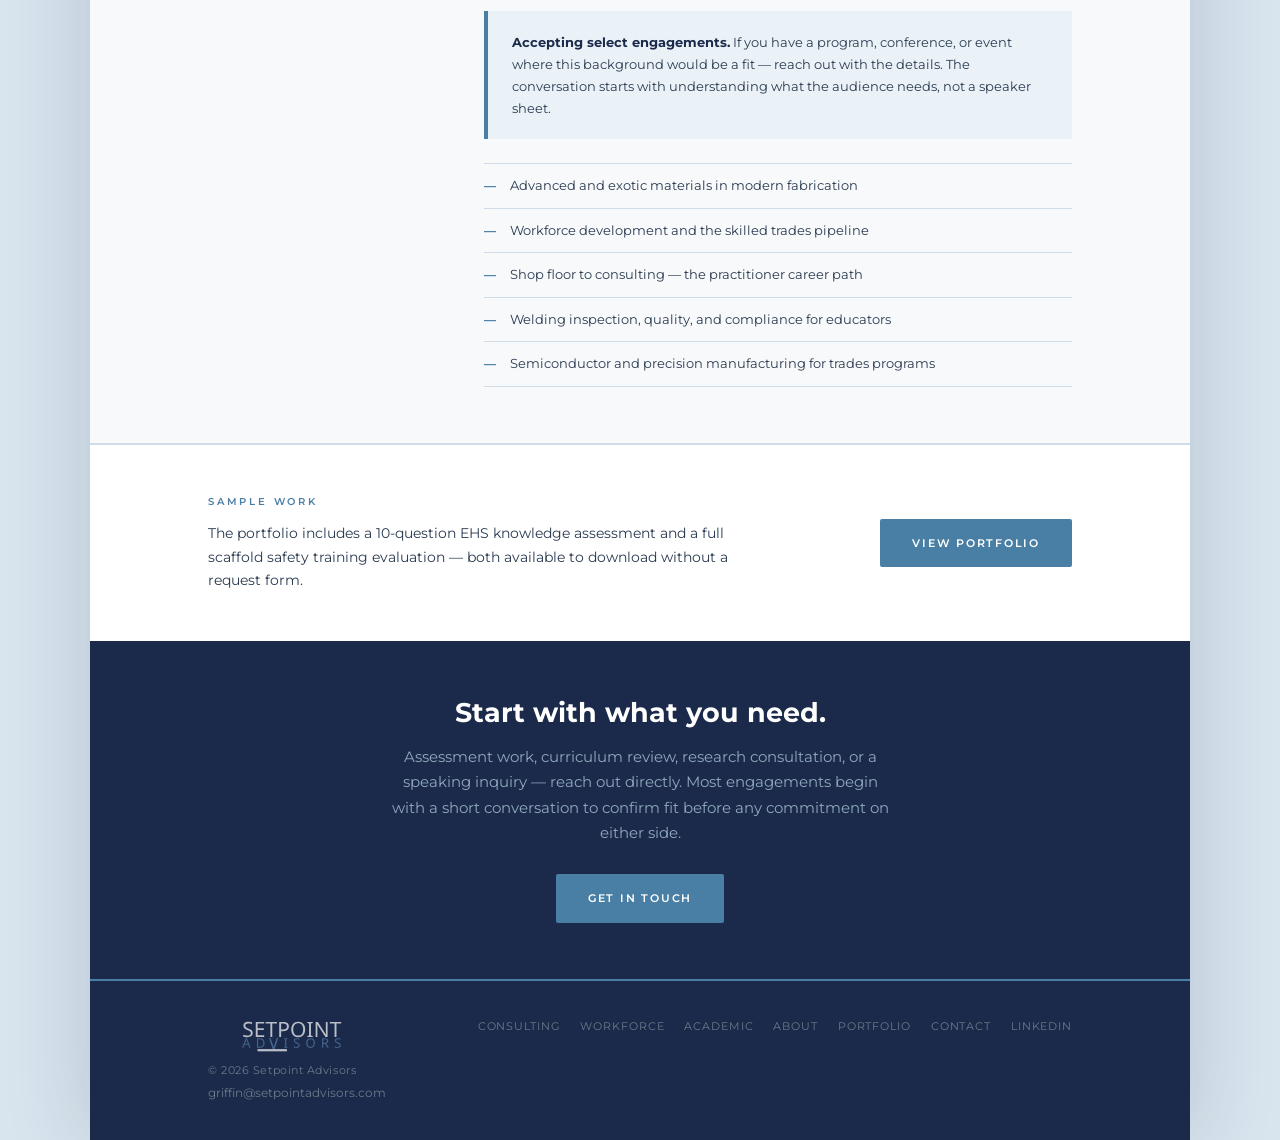
<file: academic_index.html>
<!DOCTYPE html>
<html lang="en">
<head>
  <meta charset="UTF-8"><meta name="viewport" content="width=device-width, initial-scale=1.0">
  <meta name="description" content="Setpoint Advisors Academic & Training Services — assessment development, curriculum design, research assistance, and speaking engagements for schools, CTE programs, publishers, and certification bodies. Practitioner SME with CAWI certification and 10+ years fabrication experience.">
  <meta name="keywords" content="assessment development, curriculum design, CTE program audit, welding curriculum, industrial SME, NCCER alignment, AWS SENSE, research assistance, speaking engagement, trades education, Griffin McGuire">
  <meta name="author" content="Griffin McGuire, Setpoint Advisors">
  <title>Academic &amp; Training Services | Setpoint Advisors</title>
  <link rel="stylesheet" href="/style.css">
  <style>
    .page-header {
      background: var(--navy); padding: 64px 0 56px; position: relative; overflow: hidden;
    }
    .page-header::after {
      content: ''; position: absolute; bottom: 0; left: 0; right: 0; height: 3px;
      background: linear-gradient(90deg, var(--steel) 0%, var(--steel-light) 50%, var(--steel) 100%);
    }
    .page-header h1 { color: var(--white); margin-bottom: 16px; }
    .page-header p { color: #8fa8be; max-width: 580px; margin-bottom: 0; }

    /* SERVICE SECTIONS */
    .service-section {
      padding: 56px 0;
      border-bottom: 1px solid var(--border);
    }
    .service-section:last-of-type { border-bottom: none; }
    .service-grid {
      display: grid;
      grid-template-columns: 220px 1fr;
      gap: 56px;
      align-items: start;
    }
    .service-label-col {
      padding-top: 4px;
      position: sticky;
      top: 24px;
    }
    .service-category {
      font-size: 10px; font-weight: 700; letter-spacing: 0.22em;
      text-transform: uppercase; color: var(--steel);
      display: block; margin-bottom: 10px;
    }
    .service-label-col h2 {
      font-size: 1.15rem;
      color: var(--navy);
      line-height: 1.35;
      margin-bottom: 16px;
    }
    .service-label-col .rule-accent { margin-bottom: 0; }

    .service-body p {
      font-size: 14px; color: var(--mid);
      line-height: 1.9; margin-bottom: 16px;
    }
    .service-body p:last-child { margin-bottom: 0; }

    /* TOPIC LIST */
    .topic-list {
      list-style: none; padding: 0; margin: 24px 0 0;
      border-top: 1px solid var(--border);
    }
    .topic-list li {
      display: flex; align-items: baseline; gap: 14px;
      padding: 12px 0;
      border-bottom: 1px solid var(--border);
      font-size: 13px; color: var(--mid);
      line-height: 1.5;
    }
    .topic-list li::before {
      content: '—'; color: var(--steel);
      font-weight: 700; flex-shrink: 0; font-size: 12px;
    }

    /* STANDARDS ROW */
    .standards-inline {
      display: flex; flex-wrap: wrap; gap: 8px;
      margin-top: 20px;
    }
    .std-pill {
      font-size: 10px; font-weight: 700; letter-spacing: 0.14em;
      text-transform: uppercase; padding: 5px 12px;
      border: 1px solid var(--border); color: var(--muted);
      background: var(--off-white);
    }

    /* SPEAKING NOTE */
    .speaking-note {
      background: var(--steel-pale);
      border-left: 4px solid var(--steel);
      padding: 20px 24px;
      margin-top: 24px;
    }
    .speaking-note p {
      font-size: 13px; color: var(--mid);
      margin: 0; line-height: 1.7;
    }
    .speaking-note strong { color: var(--navy); }

    /* WHO THIS IS FOR */
    .audience-list {
      list-style: none; padding: 0; margin: 0;
      border-top: 1px solid var(--border);
    }
    .audience-list li {
      display: flex; align-items: baseline; gap: 14px;
      padding: 14px 0; border-bottom: 1px solid var(--border);
      font-size: 13px; color: var(--mid); line-height: 1.6;
    }
    .audience-list li::before {
      content: '—'; color: var(--steel);
      font-weight: 700; flex-shrink: 0; font-size: 12px;
    }
    .audience-list strong {
      color: var(--navy); font-weight: 600;
      display: inline; margin-right: 6px;
    }

    @media (max-width: 760px) {
      .service-grid { grid-template-columns: 1fr; gap: 24px; }
      .service-label-col { position: static; }
    }
  </style>
</head>
<body>
<div class="page-wrap">

<nav>
  <div class="nav-inner">
    <a class="nav-logo" href="/index.html">
      <img src="/logo.svg" alt="Setpoint Advisors" style="height:48px;width:auto;display:block;">
    </a>
    <button class="nav-toggle" id="navToggle" aria-label="Toggle navigation" aria-expanded="false">
      <span></span><span></span><span></span>
    </button>
    <ul class="nav-links" id="navLinks">
      <li><a href="/index.html">Consulting</a></li>
      <li><a href="/workforce/">Workforce</a></li>
      <li><a href="/academic/" class="active">Academic</a></li>
      <li><a href="/about.html">About</a></li>
      <li><a href="/portfolio.html">Portfolio</a></li>
      <li><a href="/contact.html">Contact</a></li>
    </ul>
  </div>
</nav>

<!-- PAGE HEADER -->
<section class="page-header">
  <div class="container">
    <div class="section-label" style="color:var(--steel-light);">Academic &amp; Training Services</div>
    <h1>Practitioner Knowledge.<br>Applied to Education.</h1>
    <p>Assessment development, curriculum design, research assistance, and speaking engagements — for programs, publishers, and institutions that need someone who has done the work, not just studied it.</p>
  </div>
</section>

<!-- WHO THIS IS FOR -->
<section style="padding: 48px 0; border-bottom: 1px solid var(--border);">
  <div class="container">
    <div class="section-label">Who This Is For</div>
    <ul class="audience-list" style="margin-top:20px;">
      <li><div><strong>CTE Programs &amp; Community Colleges</strong> Curriculum review, assessment alignment, program audits, and advisory support for welding, fabrication, machining, and industrial safety tracks.</div></li>
      <li><div><strong>Publishers &amp; eLearning Platforms</strong> Technical SME for item writing, test bank development, chapter review, and content accuracy — across trades, manufacturing, and industrial safety domains.</div></li>
      <li><div><strong>Certification Bodies &amp; Testing Organizations</strong> Item writing, exam rebalancing, and expert panel participation for industrial and trades credentials.</div></li>
      <li><div><strong>Instructional Design Firms</strong> SME subcontract support for industrial training development projects. Clean deliverables, technical accuracy, on deadline.</div></li>
      <li><div><strong>Researchers &amp; Grant-Funded Programs</strong> Technical consultation for student researchers, faculty projects, and institutionally funded work where fabrication, materials, or industrial safety expertise is needed.</div></li>
    </ul>
  </div>
</section>

<!-- ASSESSMENT DEVELOPMENT -->
<section class="service-section">
  <div class="container">
    <div class="service-grid">
      <div class="service-label-col">
        <span class="service-category">Assessment Development</span>
        <h2>Assessment &amp; Item Writing</h2>
        <div class="rule-accent"></div>
      </div>
      <div class="service-body">
        <p>Assessment questions written by someone who has done the work test the right things. Stems are grounded in real operational scenarios, distractors reflect actual misconceptions rather than arbitrary wrong answers, and rationale is written to teach — not just to confirm the correct response.</p>
        <p>Work spans original item writing, full test bank development, exam review and difficulty rebalancing, and technical accuracy checks on existing content. Multiple-choice, short-answer, matching, and performance-based formats. Delivered formatted to your specifications, ready for instructor or platform use.</p>
        <ul class="topic-list">
          <li>Original item writing — questions, distractors, and detailed answer rationale</li>
          <li>Exam review and difficulty calibration</li>
          <li>Full test bank development, end to end</li>
          <li>Technical accuracy review of existing assessments</li>
          <li>Illustration and explanation development for technical concepts</li>
          <li>Performance-based and scenario-grounded item formats</li>
        </ul>
        <div class="standards-inline">
          <span class="std-pill">AWS SENSE</span>
          <span class="std-pill">NCCER</span>
          <span class="std-pill">OSHA 29 CFR</span>
          <span class="std-pill">AWS D1.1</span>
          <span class="std-pill">API 1104</span>
          <span class="std-pill">ASME Sec. IX</span>
          <span class="std-pill">NFPA 30</span>
          <span class="std-pill">ACGIH TLVs</span>
        </div>
      </div>
    </div>
  </div>
</section>

<!-- CURRICULUM DESIGN -->
<section class="service-section" style="background:var(--off-white);">
  <div class="container">
    <div class="service-grid">
      <div class="service-label-col">
        <span class="service-category">Curriculum</span>
        <h2>Curriculum Design &amp; Program Review</h2>
        <div class="rule-accent"></div>
      </div>
      <div class="service-body">
        <p>Curriculum that closes the gap between classroom and shop floor. Most industrial training programs cover the right topics in the wrong sequence, or cover the standard accurately but miss how the work actually happens. A practitioner review identifies both — and produces a roadmap to close them.</p>
        <p>Work includes curriculum alignment to AWS SENSE, NCCER, and applicable industry standards, program audits for CTE and community college welding and fabrication tracks, sequence and coverage gap analysis, and advisory support for programs building new curriculum from scratch.</p>
        <ul class="topic-list">
          <li>Curriculum alignment to AWS SENSE, NCCER, and OSHA standards</li>
          <li>Coverage gap analysis with prioritized findings</li>
          <li>Program audit for CTE and vocational welding tracks</li>
          <li>Sequence and instructional flow review</li>
          <li>Advisory support for new program development</li>
          <li>Technical content review — textbook chapters, eLearning scripts, training materials</li>
        </ul>
      </div>
    </div>
  </div>
</section>

<!-- RESEARCH ASSISTANCE -->
<section class="service-section">
  <div class="container">
    <div class="service-grid">
      <div class="service-label-col">
        <span class="service-category">Research</span>
        <h2>Research Assistance</h2>
        <div class="rule-accent"></div>
      </div>
      <div class="service-body">
        <p>Specialized consulting for student researchers, faculty projects, and grant-funded programs where fabrication, materials science, or industrial safety expertise is part of the work. The value is a practitioner who has worked the material or the process — not just read the literature — and can help frame, validate, or pressure-test the technical dimensions of a project.</p>
        <p>Engagements vary widely: technical advisory for a thesis project, subject matter input for a funded research program, review of technical methodology in a fabrication or materials context, or ongoing consultation over the course of a grant cycle. Open to both student researchers and institutional programs.</p>
        <ul class="topic-list">
          <li>Technical advisory for thesis and graduate research projects</li>
          <li>Subject matter consultation for grant-funded programs</li>
          <li>Fabrication and materials methodology review</li>
          <li>Industrial safety and regulatory research support</li>
          <li>Practitioner perspective for academic or applied research contexts</li>
        </ul>
      </div>
    </div>
  </div>
</section>

<!-- SPEAKING -->
<section class="service-section" style="background:var(--off-white);">
  <div class="container">
    <div class="service-grid">
      <div class="service-label-col">
        <span class="service-category">Speaking</span>
        <h2>Speaking Engagements</h2>
        <div class="rule-accent"></div>
      </div>
      <div class="service-body">
        <p>Select speaking engagements for educational programs, industry events, and professional organizations. Currently active in the welding and fabrication education community as 2nd Vice Chair of the AWS Niagara Frontier Section — with ongoing engagement in trade student development, weld competitions, and professional chapter programming across Western New York.</p>
        <p>Topic areas draw on the intersection of fabrication practice, workforce development, advanced materials, and trades education. Engagements are accepted selectively — the right fit is a program or event where a practitioner voice adds something a purely academic speaker cannot.</p>

        <div class="speaking-note">
          <p><strong>Accepting select engagements.</strong> If you have a program, conference, or event where this background would be a fit — reach out with the details. The conversation starts with understanding what the audience needs, not a speaker sheet.</p>
        </div>

        <ul class="topic-list" style="margin-top:24px;">
          <li>Advanced and exotic materials in modern fabrication</li>
          <li>Workforce development and the skilled trades pipeline</li>
          <li>Shop floor to consulting — the practitioner career path</li>
          <li>Welding inspection, quality, and compliance for educators</li>
          <li>Semiconductor and precision manufacturing for trades programs</li>
        </ul>
      </div>
    </div>
  </div>
</section>

<!-- PORTFOLIO CTA -->
<section style="padding: 48px 0; border-top: 1px solid var(--border);">
  <div class="container" style="display:flex;justify-content:space-between;align-items:center;gap:24px;flex-wrap:wrap;">
    <div>
      <div class="section-label">Sample Work</div>
      <p style="font-size:14px;color:var(--mid);margin:6px 0 0;max-width:520px;">The portfolio includes a 10-question EHS knowledge assessment and a full scaffold safety training evaluation — both available to download without a request form.</p>
    </div>
    <a href="/portfolio.html" class="btn btn-primary" style="flex-shrink:0;">View Portfolio</a>
  </div>
</section>

<!-- CALLOUT -->
<section class="callout-strip">
  <div class="container">
    <h2>Start with what you need.</h2>
    <p>Assessment work, curriculum review, research consultation, or a speaking inquiry — reach out directly. Most engagements begin with a short conversation to confirm fit before any commitment on either side.</p>
    <a href="/contact.html?inquiry=training" class="btn btn-primary">Get in Touch</a>
  </div>
</section>

<footer>
  <div class="footer-inner">
    <div class="footer-brand">
      <img src="/logo.svg" alt="Setpoint Advisors" style="height:36px;width:auto;opacity:0.7;margin-bottom:8px;">
      <span class="footer-copy">&copy; 2026 Setpoint Advisors</span>
      <a href="mailto:griffin@setpointadvisors.com" class="footer-email">griffin@setpointadvisors.com</a>
    </div>
    <div class="footer-links">
      <a href="/index.html">Consulting</a>
      <a href="/workforce/">Workforce</a>
      <a href="/academic/">Academic</a>
      <a href="/about.html">About</a>
      <a href="/portfolio.html">Portfolio</a>
      <a href="/contact.html">Contact</a>
      <a href="https://www.linkedin.com/in/griffinmcguire/" target="_blank" rel="noopener">LinkedIn</a>
    </div>
  </div>
</footer>
</div>

<script>
  const toggle = document.getElementById('navToggle');
  const links  = document.getElementById('navLinks');
  toggle.addEventListener('click', function() {
    const open = links.classList.toggle('open');
    toggle.classList.toggle('open', open);
    toggle.setAttribute('aria-expanded', open);
  });
  links.querySelectorAll('a').forEach(function(a) {
    a.addEventListener('click', function() {
      links.classList.remove('open');
      toggle.classList.remove('open');
      toggle.setAttribute('aria-expanded', false);
    });
  });
</script>
</body>
</html>
</file>
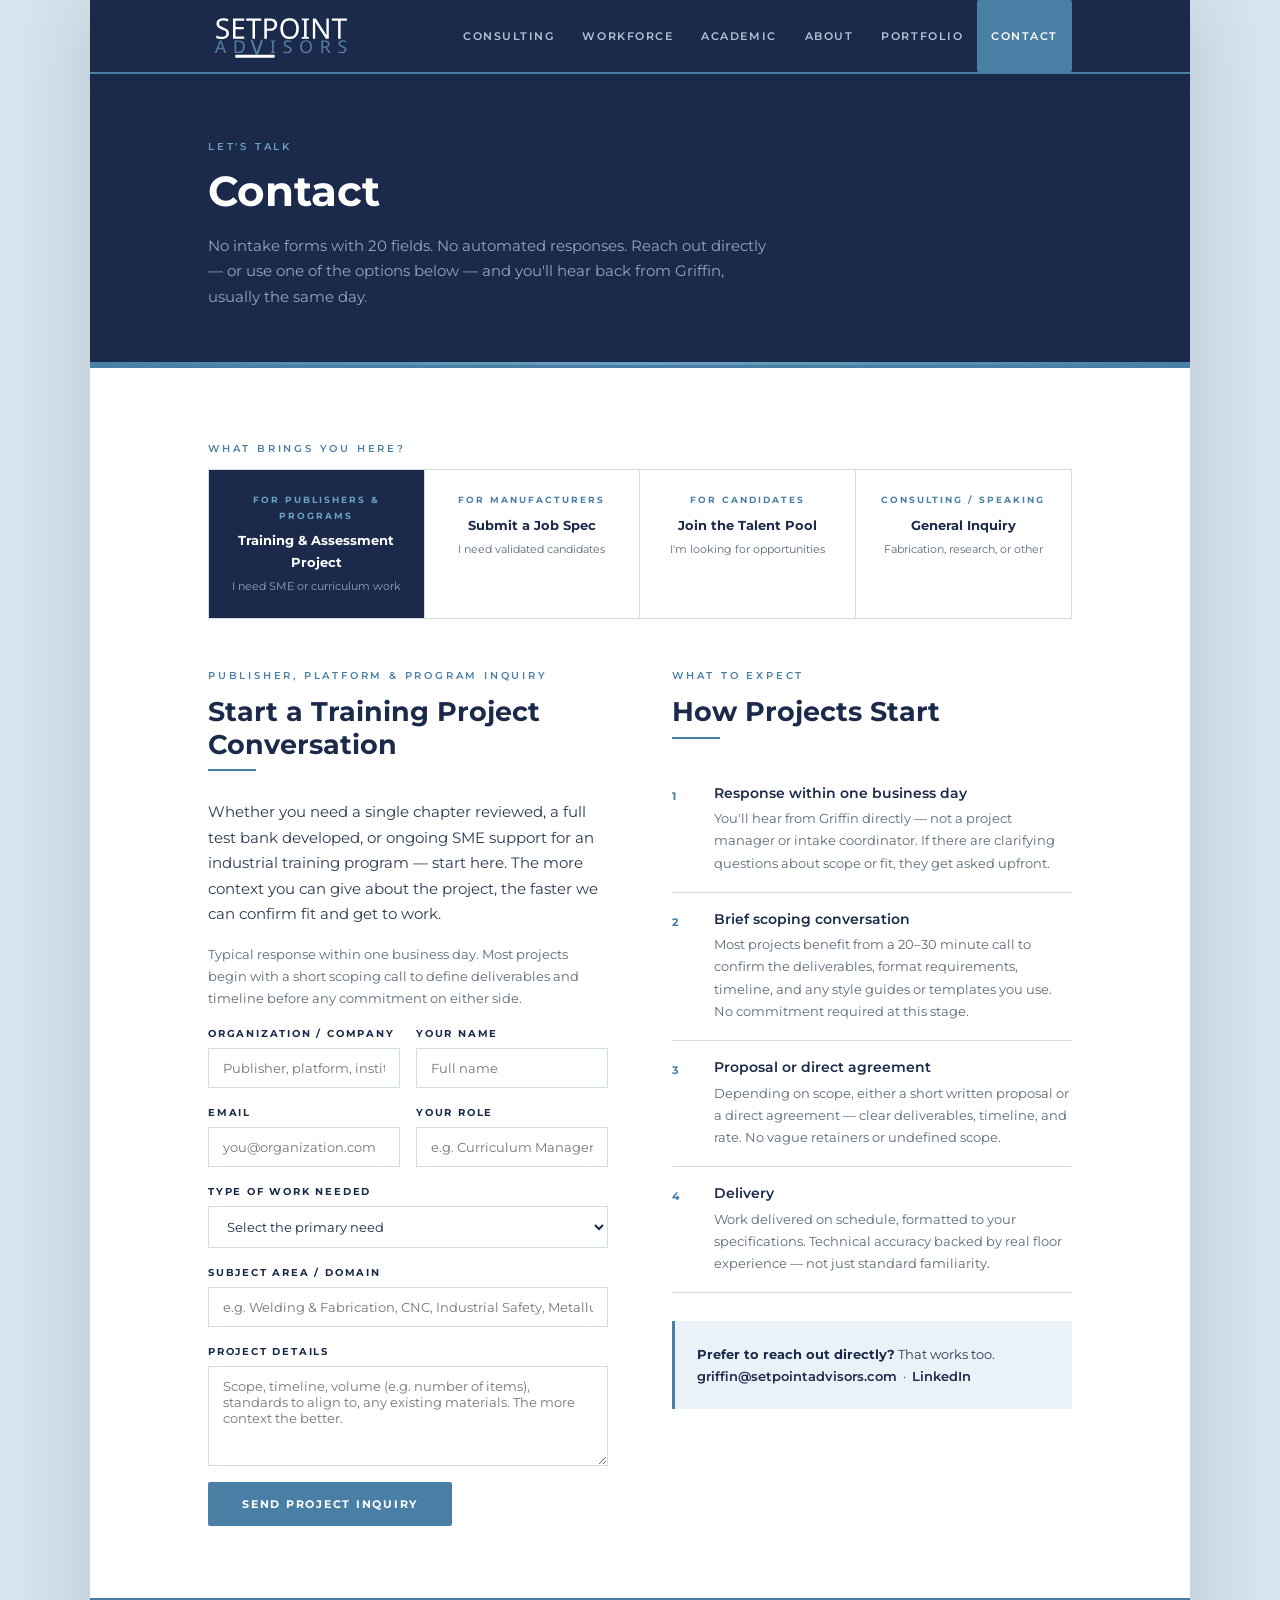
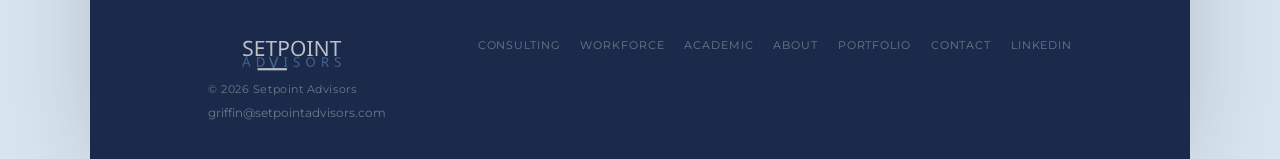
<file: contact.html>
<!DOCTYPE html>
<html lang="en">
<head>
  <meta charset="UTF-8"><meta name="viewport" content="width=device-width, initial-scale=1.0">
  <meta name="description" content="Contact Setpoint Advisors — submit a job spec, join the talent pool, or inquire about training and consulting services. Based in Western New York.">
  <meta name="keywords" content="contact Setpoint Advisors, Griffin McGuire, submit job spec, join talent pool, manufacturing consulting WNY, Buffalo operations consultant">
  <meta name="author" content="Griffin McGuire, Setpoint Advisors">
  <title>Contact | Setpoint Advisors</title>
  <link rel="stylesheet" href="/style.css">
  <style>
    .page-header {
      background: var(--navy); padding: 64px 0 56px; position: relative; overflow: hidden;
    }
    .page-header::after {
      content: ''; position: absolute; bottom: 0; left: 0; right: 0; height: 3px;
      background: linear-gradient(90deg, var(--steel) 0%, var(--steel-light) 50%, var(--steel) 100%);
    }
    .page-header h1 { color: var(--white); margin-bottom: 16px; }
    .page-header p { color: #8fa8be; max-width: 560px; margin-bottom: 0; }

    /* INQUIRY TYPE SELECTOR */
    .inquiry-tabs {
      display: grid; grid-template-columns: repeat(4, 1fr);
      gap: 0; border: 1px solid var(--border); margin-bottom: 48px;
    }
    .inquiry-tab {
      padding: 22px 20px; background: var(--white);
      border-right: 1px solid var(--border);
      cursor: pointer; transition: background 0.18s;
      text-align: center;
    }
    .inquiry-tab:last-child { border-right: none; }
    .inquiry-tab:hover { background: var(--steel-pale); }
    .inquiry-tab.active { background: var(--navy); }
    .inquiry-tab .tab-label {
      font-size: 9px; font-weight: 700; letter-spacing: 0.22em;
      text-transform: uppercase; color: var(--steel); display: block; margin-bottom: 6px;
    }
    .inquiry-tab.active .tab-label { color: var(--steel-light); }
    .inquiry-tab .tab-title {
      font-size: 13px; font-weight: 700; color: var(--navy);
    }
    .inquiry-tab.active .tab-title { color: var(--white); }
    .inquiry-tab .tab-sub {
      font-size: 11px; color: var(--muted); margin-top: 4px;
    }
    .inquiry-tab.active .tab-sub { color: #8fa8be; }

    /* INQUIRY PANELS */
    .inquiry-panel { display: none; }
    .inquiry-panel.active { display: block; }

    /* CONTACT GRID */
    .contact-grid {
      display: grid; grid-template-columns: 1fr 1fr; gap: 64px; align-items: start;
    }

    /* CONTACT ITEMS */
    .contact-item {
      padding: 14px 0; border-bottom: 1px solid var(--border);
    }
    .contact-item:last-child { border-bottom: none; }
    .contact-label {
      font-size: 10px; font-weight: 700; letter-spacing: 0.2em;
      text-transform: uppercase; color: var(--steel); margin-bottom: 4px;
    }
    .contact-value { font-size: 14px; color: var(--navy); font-weight: 500; }
    .contact-value a { color: var(--navy); }
    .contact-value a:hover { color: var(--steel); }

    /* SPEC FORM */
    .spec-form { display: flex; flex-direction: column; gap: 16px; }
    .form-group { display: flex; flex-direction: column; gap: 6px; }
    .form-group label {
      font-size: 10px; font-weight: 700; letter-spacing: 0.18em;
      text-transform: uppercase; color: var(--navy);
    }
    .form-group input,
    .form-group select,
    .form-group textarea {
      padding: 11px 14px; border: 1px solid var(--border);
      background: var(--white); font-family: 'Montserrat', sans-serif;
      font-size: 13px; color: var(--dark); border-radius: 0;
      transition: border-color 0.18s; width: 100%;
    }
    .form-group input:focus,
    .form-group select:focus,
    .form-group textarea:focus {
      outline: none; border-color: var(--steel);
    }
    .form-group textarea { min-height: 100px; resize: vertical; }
    .form-row { display: grid; grid-template-columns: 1fr 1fr; gap: 16px; }
    .form-submit {
      display: inline-block; padding: 13px 32px;
      font-size: 11px; font-weight: 700; letter-spacing: 0.16em;
      text-transform: uppercase; background: var(--steel); color: var(--white);
      border: 2px solid var(--steel); border-radius: 2px; cursor: pointer;
      transition: all 0.18s; font-family: 'Montserrat', sans-serif;
      align-self: flex-start;
    }
    .form-submit:hover { background: var(--navy); border-color: var(--navy); }

    /* STEP ITEMS */
    .step-item {
      display: flex; gap: 18px; padding: 18px 0; border-bottom: 1px solid var(--border);
    }
    .step-item:last-child { border-bottom: none; }
    .step-n {
      font-size: 11px; font-weight: 700; color: var(--steel);
      letter-spacing: 0.15em; min-width: 24px; padding-top: 2px;
    }
    .step-item h3 { font-size: 14px; margin-bottom: 6px; }
    .step-item p { font-size: 13px; margin: 0; color: var(--muted); }

    .info-note {
      padding: 22px; background: var(--steel-pale);
      border-left: 3px solid var(--steel); margin-top: 28px;
    }
    .info-note p { font-size: 13px; color: var(--mid); margin: 0; }
    .info-note strong { color: var(--navy); }

    @media (max-width: 860px) {
      .inquiry-tabs { grid-template-columns: 1fr 1fr; }
      .inquiry-tab:nth-child(2n) { border-right: none; }
      .inquiry-tab { border-bottom: 1px solid var(--border); }
      .inquiry-tab:last-child { border-bottom: none; }
    }
    @media (max-width: 760px) {
      .contact-grid { grid-template-columns: 1fr; gap: 40px; }
      .form-row { grid-template-columns: 1fr; }
    }
    @media (max-width: 560px) {
      .inquiry-tabs { grid-template-columns: 1fr; }
      .inquiry-tab { border-right: none; }
    }
  </style>
</head>
<body>
<div class="page-wrap">

<nav>
  <div class="nav-inner">
    <a class="nav-logo" href="/index.html">
      <img src="/logo.svg" alt="Setpoint Advisors" style="height:48px;width:auto;display:block;">
    </a>
    <button class="nav-toggle" id="navToggle" aria-label="Toggle navigation" aria-expanded="false">
      <span></span><span></span><span></span>
    </button>
    <ul class="nav-links" id="navLinks">
      <li><a href="/index.html">Consulting</a></li>
      <li><a href="/workforce/">Workforce</a></li>
      <li><a href="/academic/">Academic</a></li>
      <li><a href="/about.html">About</a></li>
      <li><a href="/portfolio.html">Portfolio</a></li>
      <li><a href="/contact.html" class="active">Contact</a></li>
    </ul>
  </div>
</nav>

<!-- PAGE HEADER -->
<section class="page-header">
  <div class="container">
    <div class="section-label" style="color:var(--steel-light);">Let's Talk</div>
    <h1>Contact</h1>
    <p>No intake forms with 20 fields. No automated responses. Reach out directly — or use one of the options below — and you'll hear back from Griffin, usually the same day.</p>
  </div>
</section>

<section>
  <div class="container">

    <!-- INQUIRY TYPE TABS -->
    <div class="section-label">What brings you here?</div>
    <div class="inquiry-tabs" role="tablist">
      <div class="inquiry-tab active" role="tab" onclick="showPanel('training', this)">
        <span class="tab-label">For Publishers &amp; Programs</span>
        <div class="tab-title">Training &amp; Assessment Project</div>
        <div class="tab-sub">I need SME or curriculum work</div>
      </div>
      <div class="inquiry-tab" role="tab" onclick="showPanel('job-spec', this)">
        <span class="tab-label">For Manufacturers</span>
        <div class="tab-title">Submit a Job Spec</div>
        <div class="tab-sub">I need validated candidates</div>
      </div>
      <div class="inquiry-tab" role="tab" onclick="showPanel('talent-pool', this)">
        <span class="tab-label">For Candidates</span>
        <div class="tab-title">Join the Talent Pool</div>
        <div class="tab-sub">I'm looking for opportunities</div>
      </div>
      <div class="inquiry-tab" role="tab" onclick="showPanel('general', this)">
        <span class="tab-label">Consulting / Speaking</span>
        <div class="tab-title">General Inquiry</div>
        <div class="tab-sub">Fabrication, research, or other</div>
      </div>
    </div>

    <!-- PANEL 1: TRAINING / SME -->
    <div class="inquiry-panel active" id="panel-training">
      <div class="contact-grid">
        <div>
          <div class="section-label">Publisher, Platform &amp; Program Inquiry</div>
          <h2 style="margin-bottom:8px;">Start a Training Project Conversation</h2>
          <div class="rule-accent"></div>
          <p>Whether you need a single chapter reviewed, a full test bank developed, or ongoing SME support for an industrial training program — start here. The more context you can give about the project, the faster we can confirm fit and get to work.</p>
          <p style="font-size:13px;color:var(--muted);">Typical response within one business day. Most projects begin with a short scoping call to define deliverables and timeline before any commitment on either side.</p>

          <form class="spec-form" action="https://formspree.io/f/your-form-id" method="POST">
            <input type="hidden" name="inquiry_type" value="training-project">
            <div class="form-row">
              <div class="form-group">
                <label for="t-org">Organization / Company</label>
                <input type="text" id="t-org" name="organization" required placeholder="Publisher, platform, institution">
              </div>
              <div class="form-group">
                <label for="t-name">Your Name</label>
                <input type="text" id="t-name" name="name" required placeholder="Full name">
              </div>
            </div>
            <div class="form-row">
              <div class="form-group">
                <label for="t-email">Email</label>
                <input type="email" id="t-email" name="email" required placeholder="you@organization.com">
              </div>
              <div class="form-group">
                <label for="t-role">Your Role</label>
                <input type="text" id="t-role" name="role" placeholder="e.g. Curriculum Manager, Editor, ID Lead">
              </div>
            </div>
            <div class="form-group">
              <label for="t-service">Type of Work Needed</label>
              <select id="t-service" name="service_type" required>
                <option value="" disabled selected>Select the primary need</option>
                <option>Item Writing / Question Bank Development</option>
                <option>Exam Review &amp; Rebalancing</option>
                <option>Curriculum Alignment (AWS SENSE / NCCER / OSHA)</option>
                <option>Technical Content Review</option>
                <option>Illustration &amp; Explanation Development</option>
                <option>Full Test Bank Development</option>
                <option>Ongoing SME Support / Retainer</option>
                <option>Other — describe below</option>
              </select>
            </div>
            <div class="form-group">
              <label for="t-subject">Subject Area / Domain</label>
              <input type="text" id="t-subject" name="subject" placeholder="e.g. Welding &amp; Fabrication, CNC, Industrial Safety, Metallurgy">
            </div>
            <div class="form-group">
              <label for="t-detail">Project Details</label>
              <textarea id="t-detail" name="details" placeholder="Scope, timeline, volume (e.g. number of items), standards to align to, any existing materials. The more context the better."></textarea>
            </div>
            <button type="submit" class="form-submit">Send Project Inquiry</button>
          </form>
        </div>

        <div>
          <div class="section-label">What to Expect</div>
          <h2 style="margin-bottom:8px;">How Projects Start</h2>
          <div class="rule-accent"></div>
          <div class="step-item">
            <div class="step-n">1</div>
            <div>
              <h3>Response within one business day</h3>
              <p>You'll hear from Griffin directly — not a project manager or intake coordinator. If there are clarifying questions about scope or fit, they get asked upfront.</p>
            </div>
          </div>
          <div class="step-item">
            <div class="step-n">2</div>
            <div>
              <h3>Brief scoping conversation</h3>
              <p>Most projects benefit from a 20–30 minute call to confirm the deliverables, format requirements, timeline, and any style guides or templates you use. No commitment required at this stage.</p>
            </div>
          </div>
          <div class="step-item">
            <div class="step-n">3</div>
            <div>
              <h3>Proposal or direct agreement</h3>
              <p>Depending on scope, either a short written proposal or a direct agreement — clear deliverables, timeline, and rate. No vague retainers or undefined scope.</p>
            </div>
          </div>
          <div class="step-item">
            <div class="step-n">4</div>
            <div>
              <h3>Delivery</h3>
              <p>Work delivered on schedule, formatted to your specifications. Technical accuracy backed by real floor experience — not just standard familiarity.</p>
            </div>
          </div>

          <div class="info-note">
            <p><strong>Prefer to reach out directly?</strong> That works too.<br>
            <a href="mailto:griffin@setpointadvisors.com" style="color:var(--navy);font-weight:600;">griffin@setpointadvisors.com</a> &nbsp;&middot;&nbsp;
            <a href="https://www.linkedin.com/in/griffinmcguire/" target="_blank" rel="noopener" style="color:var(--navy);font-weight:600;">LinkedIn</a></p>
          </div>
        </div>
      </div>
    </div>

    <!-- PANEL 2: JOB SPEC -->
    <div class="inquiry-panel" id="panel-job-spec">
      <div class="contact-grid">
        <div>
          <div class="section-label">Manufacturer Inquiry</div>
          <h2 style="margin-bottom:8px;">Submit a Job Specification</h2>
          <div class="rule-accent"></div>
          <p>Tell us what you're looking for. The more specific you are about the role, the shop environment, and any non-negotiable skills, the better the profile we can deliver.</p>
          <p style="font-size:13px;color:var(--muted);">Profiles delivered within 5–10 business days. Expedited available (2–3 days) — note it in your message. Payment discussed after we confirm we have a fit in the pool.</p>

          <form class="spec-form" action="https://formspree.io/f/your-form-id" method="POST">
            <input type="hidden" name="inquiry_type" value="job-spec">
            <div class="form-row">
              <div class="form-group">
                <label for="company">Company Name</label>
                <input type="text" id="company" name="company" required placeholder="Your company">
              </div>
              <div class="form-group">
                <label for="name">Your Name</label>
                <input type="text" id="name" name="name" required placeholder="Full name">
              </div>
            </div>
            <div class="form-row">
              <div class="form-group">
                <label for="email">Email</label>
                <input type="email" id="email" name="email" required placeholder="you@company.com">
              </div>
              <div class="form-group">
                <label for="phone">Phone (optional)</label>
                <input type="tel" id="phone" name="phone" placeholder="585-000-0000">
              </div>
            </div>
            <div class="form-group">
              <label for="role">Role Type</label>
              <select id="role" name="role" required>
                <option value="" disabled selected>Select a role type</option>
                <option>Welder / Fitter</option>
                <option>CNC Machinist</option>
                <option>CNC Operator</option>
                <option>Fabricator</option>
                <option>Maintenance Mechanic</option>
                <option>Quality Inspector</option>
                <option>Press Operator</option>
                <option>General Production</option>
                <option>Other — describe below</option>
              </select>
            </div>
            <div class="form-group">
              <label for="package">Package</label>
              <select id="package" name="package">
                <option value="" disabled selected>Select a package</option>
                <option>Single Profile — $1,200</option>
                <option>3-Pack — $2,950</option>
                <option>5-Pack — $4,500</option>
                <option>Expedited Single — $1,600 (2–3 days)</option>
                <option>Monthly Retainer — Contact me to discuss</option>
              </select>
            </div>
            <div class="form-group">
              <label for="spec">Job Specification</label>
              <textarea id="spec" name="spec" placeholder="Key skills required, shift details, any shop-specific priorities (e.g., food-grade welding, tight-tolerance machining, blueprint reading). The more detail the better."></textarea>
            </div>
            <button type="submit" class="form-submit">Submit Job Spec</button>
          </form>
        </div>

        <div>
          <div class="section-label">What Happens Next</div>
          <h2 style="margin-bottom:8px;">After You Submit</h2>
          <div class="rule-accent"></div>
          <div class="step-item">
            <div class="step-n">1</div>
            <div>
              <h3>Same-day acknowledgment</h3>
              <p>You'll hear from Griffin directly — not an automated confirmation — to confirm we received your spec and discuss any clarifying questions.</p>
            </div>
          </div>
          <div class="step-item">
            <div class="step-n">2</div>
            <div>
              <h3>Pool match or fresh sourcing</h3>
              <p>We check the existing talent pool first. If we have a match, we move immediately. If not, we'll tell you and begin targeted sourcing — timeline may extend slightly.</p>
            </div>
          </div>
          <div class="step-item">
            <div class="step-n">3</div>
            <div>
              <h3>Profile delivery</h3>
              <p>Within 5–10 business days (2–3 for expedited), you receive a complete Talent Readiness Profile — assessment results, competency scores, readiness rating, and practical notes.</p>
            </div>
          </div>
          <div class="step-item">
            <div class="step-n">4</div>
            <div>
              <h3>You take it from there</h3>
              <p>Contact the candidate directly, schedule your own interviews, and handle all employment paperwork. We are not involved in the hiring relationship.</p>
            </div>
          </div>

          <div class="info-note">
            <p><strong>Prefer to call or email directly?</strong> That works too.<br>
            <a href="tel:5858139232" style="color:var(--navy);font-weight:600;">585-813-9232</a> &nbsp;&middot;&nbsp;
            <a href="mailto:griffin@setpointadvisors.com" style="color:var(--navy);font-weight:600;">griffin@setpointadvisors.com</a></p>
          </div>
        </div>
      </div>
    </div>

    <!-- PANEL 2: TALENT POOL -->
    <div class="inquiry-panel" id="panel-talent-pool">
      <div class="contact-grid">
        <div>
          <div class="section-label">Candidate Inquiry</div>
          <h2 style="margin-bottom:8px;">Join the Talent Pool</h2>
          <div class="rule-accent"></div>
          <p>No fees. No catch. You complete our technical assessment, I personally review it against real shop floor standards, and if you meet the threshold, your validated profile enters our pool and gets matched to manufacturer openings as they come in.</p>
          <p style="font-size:13px;color:var(--muted);">You stay in the pool until matched. You'll hear from us when there's a real opportunity — not generic job board noise.</p>

          <form class="spec-form" action="https://formspree.io/f/your-form-id" method="POST">
            <input type="hidden" name="inquiry_type" value="talent-pool">
            <div class="form-row">
              <div class="form-group">
                <label for="cand-name">Full Name</label>
                <input type="text" id="cand-name" name="name" required placeholder="Your name">
              </div>
              <div class="form-group">
                <label for="cand-email">Email</label>
                <input type="email" id="cand-email" name="email" required placeholder="you@email.com">
              </div>
            </div>
            <div class="form-row">
              <div class="form-group">
                <label for="cand-phone">Phone</label>
                <input type="tel" id="cand-phone" name="phone" placeholder="585-000-0000">
              </div>
              <div class="form-group">
                <label for="cand-location">Location</label>
                <input type="text" id="cand-location" name="location" placeholder="City, State">
              </div>
            </div>
            <div class="form-group">
              <label for="cand-trade">Primary Trade</label>
              <select id="cand-trade" name="trade" required>
                <option value="" disabled selected>Select your primary trade</option>
                <option>Welder / Fitter</option>
                <option>CNC Machinist</option>
                <option>CNC Operator</option>
                <option>Fabricator</option>
                <option>Maintenance Mechanic</option>
                <option>Quality Inspector</option>
                <option>Press Operator</option>
                <option>General Production</option>
                <option>Other</option>
              </select>
            </div>
            <div class="form-group">
              <label for="cand-exp">Years of Experience</label>
              <select id="cand-exp" name="experience">
                <option value="" disabled selected>Select range</option>
                <option>Under 1 year (student / apprentice)</option>
                <option>1–3 years</option>
                <option>3–7 years</option>
                <option>7+ years</option>
              </select>
            </div>
            <div class="form-group">
              <label for="cand-background">Background &amp; What You're Looking For</label>
              <textarea id="cand-background" name="background" placeholder="Brief background — processes, equipment, certifications if any. What kind of opportunity are you looking for?"></textarea>
            </div>
            <button type="submit" class="form-submit">Apply to Join the Pool</button>
          </form>
        </div>

        <div>
          <div class="section-label">What Candidates Can Expect</div>
          <h2 style="margin-bottom:8px;">How It Works for You</h2>
          <div class="rule-accent"></div>
          <div class="step-item">
            <div class="step-n">1</div>
            <div>
              <h3>We follow up directly</h3>
              <p>Griffin reaches out to discuss your background and walk you through the assessment process. No automated intake — a real conversation.</p>
            </div>
          </div>
          <div class="step-item">
            <div class="step-n">2</div>
            <div>
              <h3>Complete the technical assessment</h3>
              <p>Online evaluation covering your trade's core competencies — welding processes, machining, safety, blueprints, quality standards. Practical components arranged where needed.</p>
            </div>
          </div>
          <div class="step-item">
            <div class="step-n">3</div>
            <div>
              <h3>Personal review by a practitioner</h3>
              <p>Every result is reviewed and scored by Griffin — a CAWI with 10+ years on the shop floor — against real production standards. Not a software algorithm.</p>
            </div>
          </div>
          <div class="step-item">
            <div class="step-n">4</div>
            <div>
              <h3>Matched to real opportunities</h3>
              <p>Approved candidates enter the talent pool and get matched to manufacturer requests as they come in. You'll hear from us when there's a real fit — not just noise.</p>
            </div>
          </div>

          <div class="info-note">
            <p><strong>You are never charged anything.</strong> Candidates pay nothing to apply, complete the assessment, or be matched to opportunities. The manufacturer pays for the profile — not you.</p>
          </div>
        </div>
      </div>
    </div>

    <!-- PANEL 3: GENERAL -->
    <div class="inquiry-panel" id="panel-general">
      <div class="contact-grid">

        <div>
          <div class="section-label">Direct Contact</div>
          <h2 style="margin-bottom:8px;">Get in Touch</h2>
          <div class="rule-accent"></div>
          <p>Whether you have a fabrication consulting question, a speaking inquiry, want to discuss research assistance, or something that doesn't fit another tab — start here. Most engagements begin with a direct conversation and define scope from there.</p>
          <p style="font-size:13px;color:var(--muted);">Based in Western New York. Serving clients locally and remotely across the United States.</p>

          <div style="margin-top:28px;">
            <div class="contact-item">
              <div class="contact-label">Email</div>
              <div class="contact-value"><a href="mailto:griffin@setpointadvisors.com">griffin@setpointadvisors.com</a></div>
            </div>
            <div class="contact-item">
              <div class="contact-label">Phone</div>
              <div class="contact-value"><a href="tel:5858139232">585-813-9232</a></div>
            </div>
            <div class="contact-item">
              <div class="contact-label">LinkedIn</div>
              <div class="contact-value"><a href="https://www.linkedin.com/in/griffinmcguire/" target="_blank" rel="noopener">linkedin.com/in/griffinmcguire</a></div>
            </div>
          </div>

          <div class="info-note" style="margin-top:28px;">
            <p><strong>AWS Niagara Frontier Section:</strong> For questions about getting involved with the American Welding Society or sponsorship opportunities, contact Griffin directly as 2nd Vice Chair of the AWS Niagara Frontier Section.</p>
          </div>
        </div>

        <div>
          <div class="section-label">What to Expect</div>
          <h2 style="margin-bottom:8px;">How Engagements Start</h2>
          <div class="rule-accent"></div>
          <div class="step-item">
            <div class="step-n">1</div>
            <div>
              <h3>Initial Conversation</h3>
              <p>Tell us what you're dealing with. No lengthy intake process — just a direct conversation about what you need and what you're trying to solve.</p>
            </div>
          </div>
          <div class="step-item">
            <div class="step-n">2</div>
            <div>
              <h3>Scope Definition</h3>
              <p>We define the work clearly — what gets delivered, what it costs, and what the timeline looks like. No vague retainers or open-ended engagements without defined deliverables.</p>
            </div>
          </div>
          <div class="step-item">
            <div class="step-n">3</div>
            <div>
              <h3>Delivery</h3>
              <p>Fast turnaround. Clear deliverables. Work that actually gets used — not filed away because it doesn't reflect how things really run.</p>
            </div>
          </div>
        </div>

      </div>
    </div>

  </div>
</section>

<footer>
  <div class="footer-inner">
    <div class="footer-brand">
      <img src="/logo.svg" alt="Setpoint Advisors" style="height:36px;width:auto;opacity:0.7;margin-bottom:8px;">
      <span class="footer-copy">&copy; 2026 Setpoint Advisors</span>
      <a href="mailto:griffin@setpointadvisors.com" class="footer-email">griffin@setpointadvisors.com</a>
    </div>
    <div class="footer-links">
      <a href="/index.html">Consulting</a>
      <a href="/workforce/">Workforce</a>
      <a href="/academic/">Academic</a>
      <a href="/about.html">About</a>
      <a href="/portfolio.html">Portfolio</a>
      <a href="/contact.html">Contact</a>
      <a href="https://www.linkedin.com/in/griffinmcguire/" target="_blank" rel="noopener">LinkedIn</a>
    </div>
  </div>
</footer>
</div>

<script>
  // Nav toggle
  const toggle = document.getElementById('navToggle');
  const links  = document.getElementById('navLinks');
  toggle.addEventListener('click', function() {
    const open = links.classList.toggle('open');
    toggle.classList.toggle('open', open);
    toggle.setAttribute('aria-expanded', open);
  });
  links.querySelectorAll('a').forEach(function(a) {
    a.addEventListener('click', function() {
      links.classList.remove('open');
      toggle.classList.remove('open');
      toggle.setAttribute('aria-expanded', false);
    });
  });

  // Inquiry tab switcher
  function showPanel(id, tabEl) {
    document.querySelectorAll('.inquiry-panel').forEach(p => p.classList.remove('active'));
    document.querySelectorAll('.inquiry-tab').forEach(t => t.classList.remove('active'));
    document.getElementById('panel-' + id).classList.add('active');
    tabEl.classList.add('active');
  }

  // Check for URL param to pre-select a tab
  const params = new URLSearchParams(window.location.search);
  const inquiry = params.get('inquiry');
  const pkg     = params.get('pkg');
  if (inquiry === 'training' || inquiry === 'sme' || inquiry === 'curriculum') {
    document.querySelectorAll('.inquiry-tab')[0].click();
  } else if (inquiry === 'talent' || pkg) {
    document.querySelectorAll('.inquiry-tab')[1].click();
  } else if (inquiry === 'candidate') {
    document.querySelectorAll('.inquiry-tab')[2].click();
  }
</script>
</body>
</html>
</file>
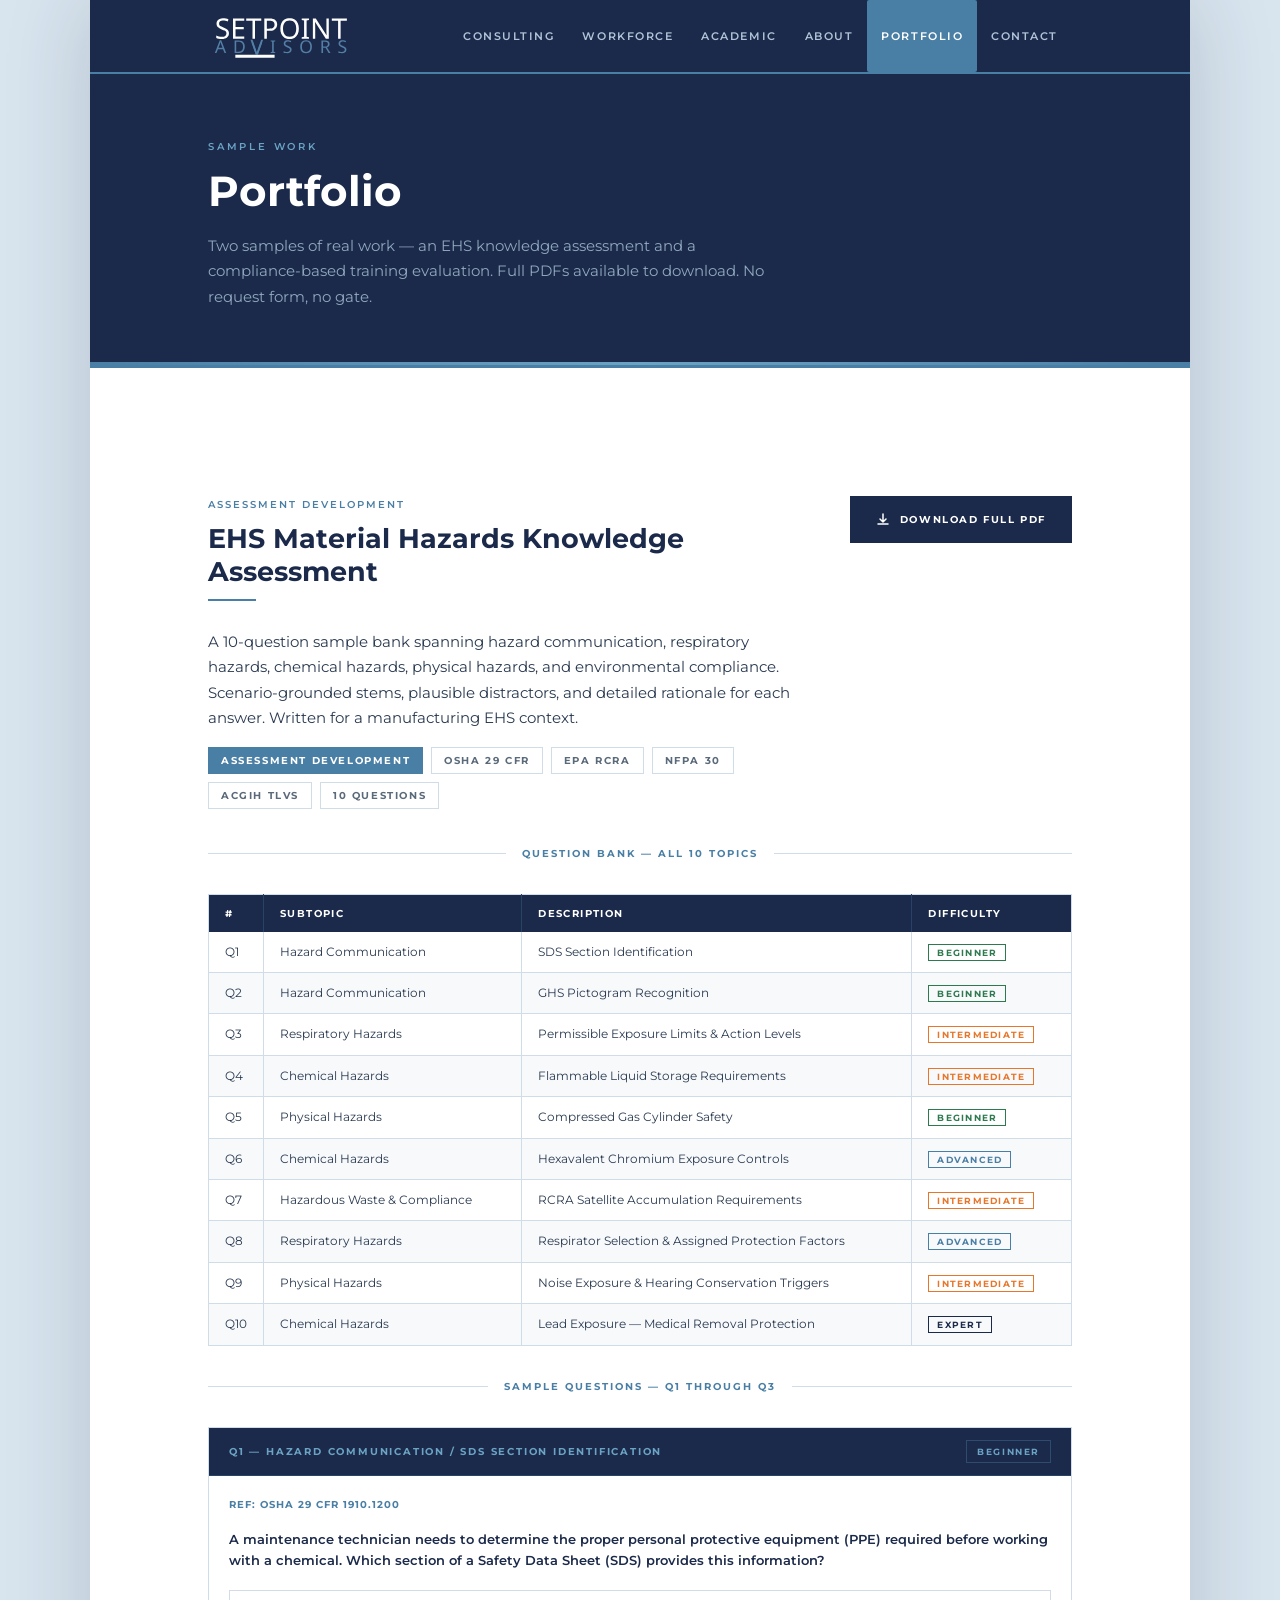
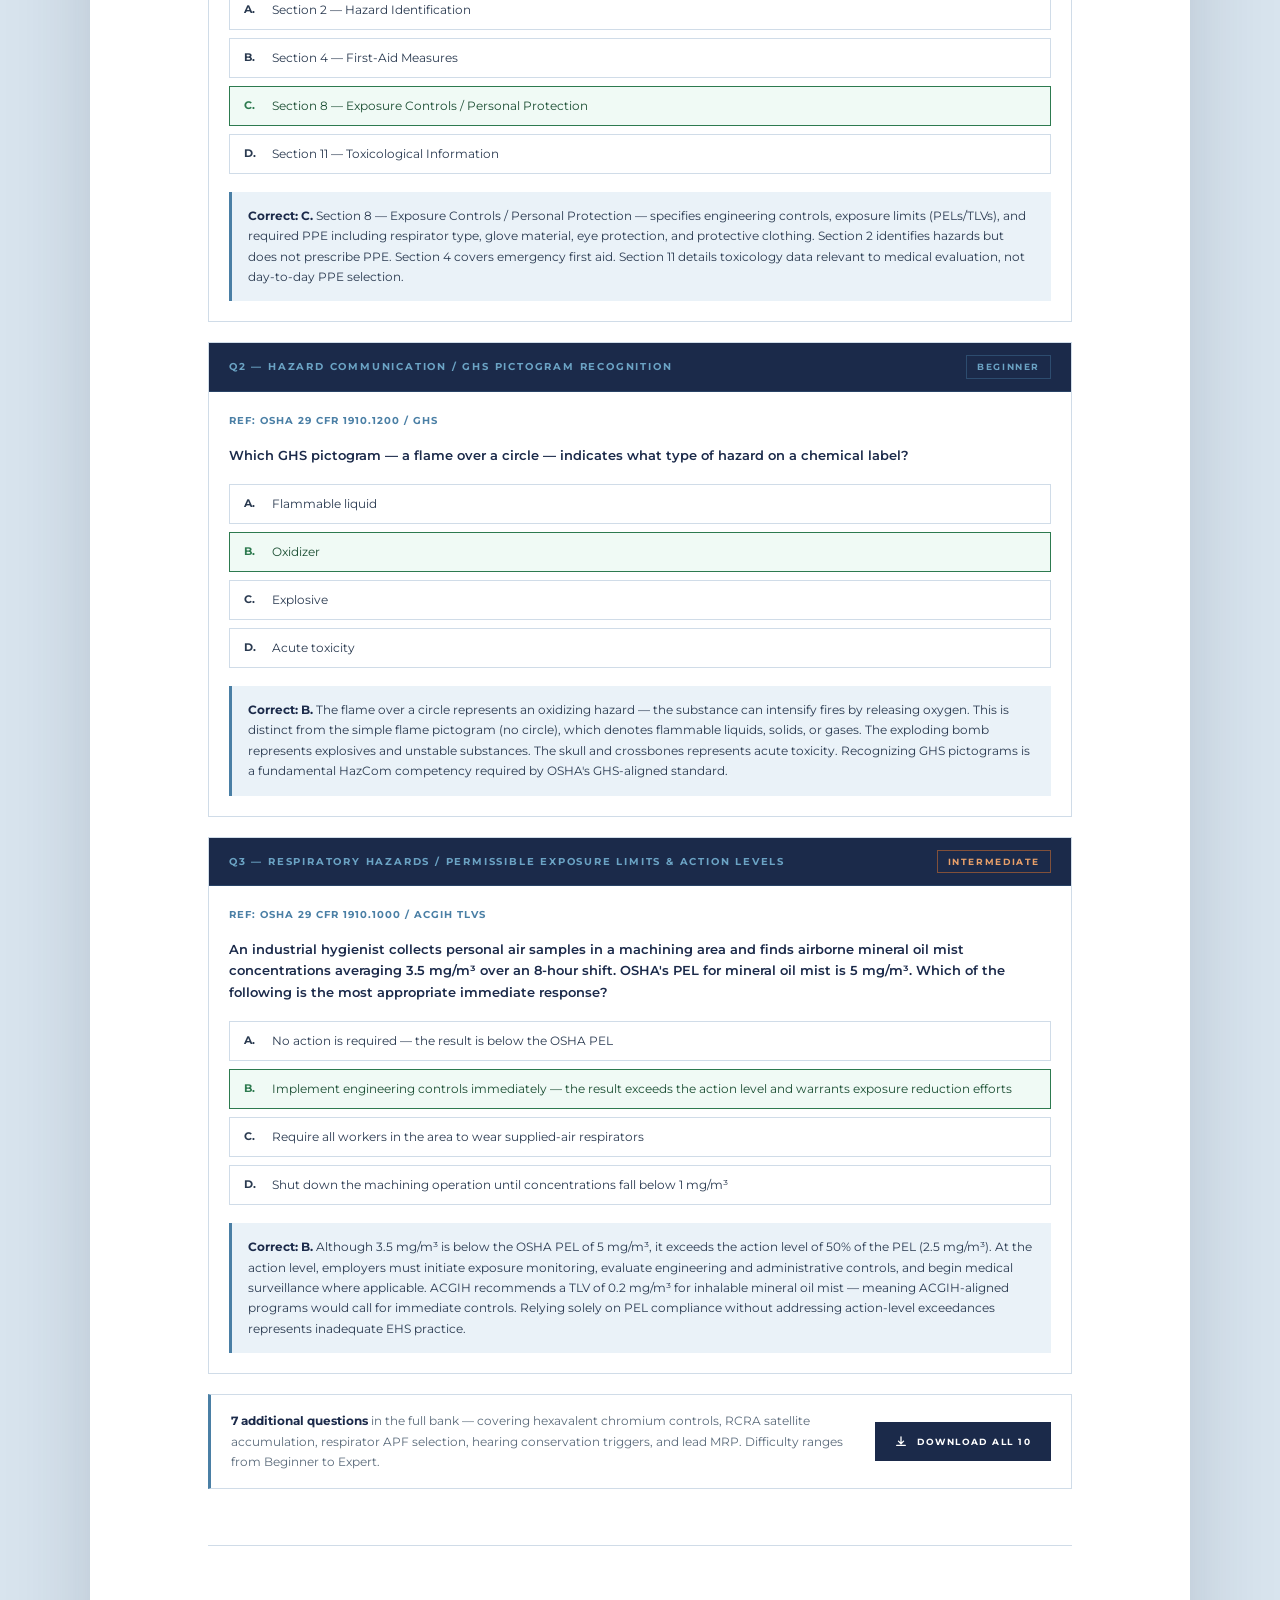
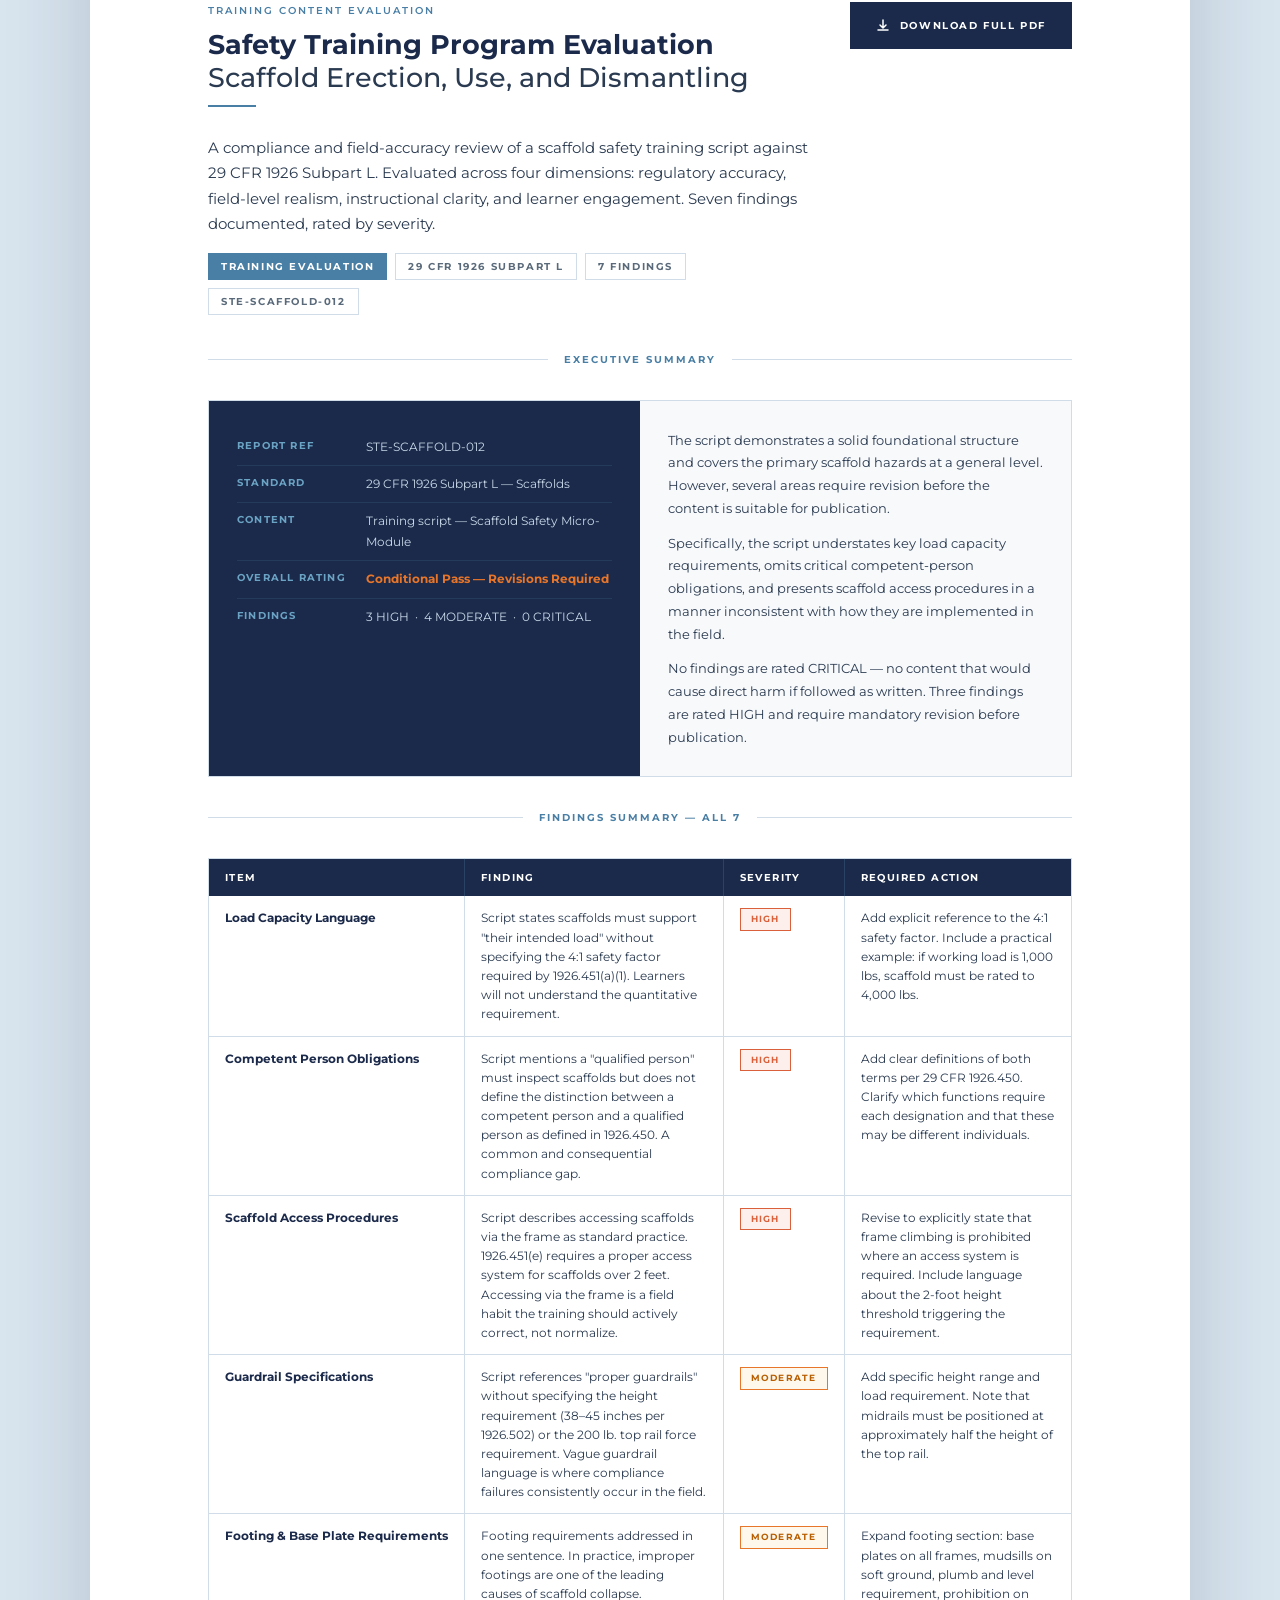
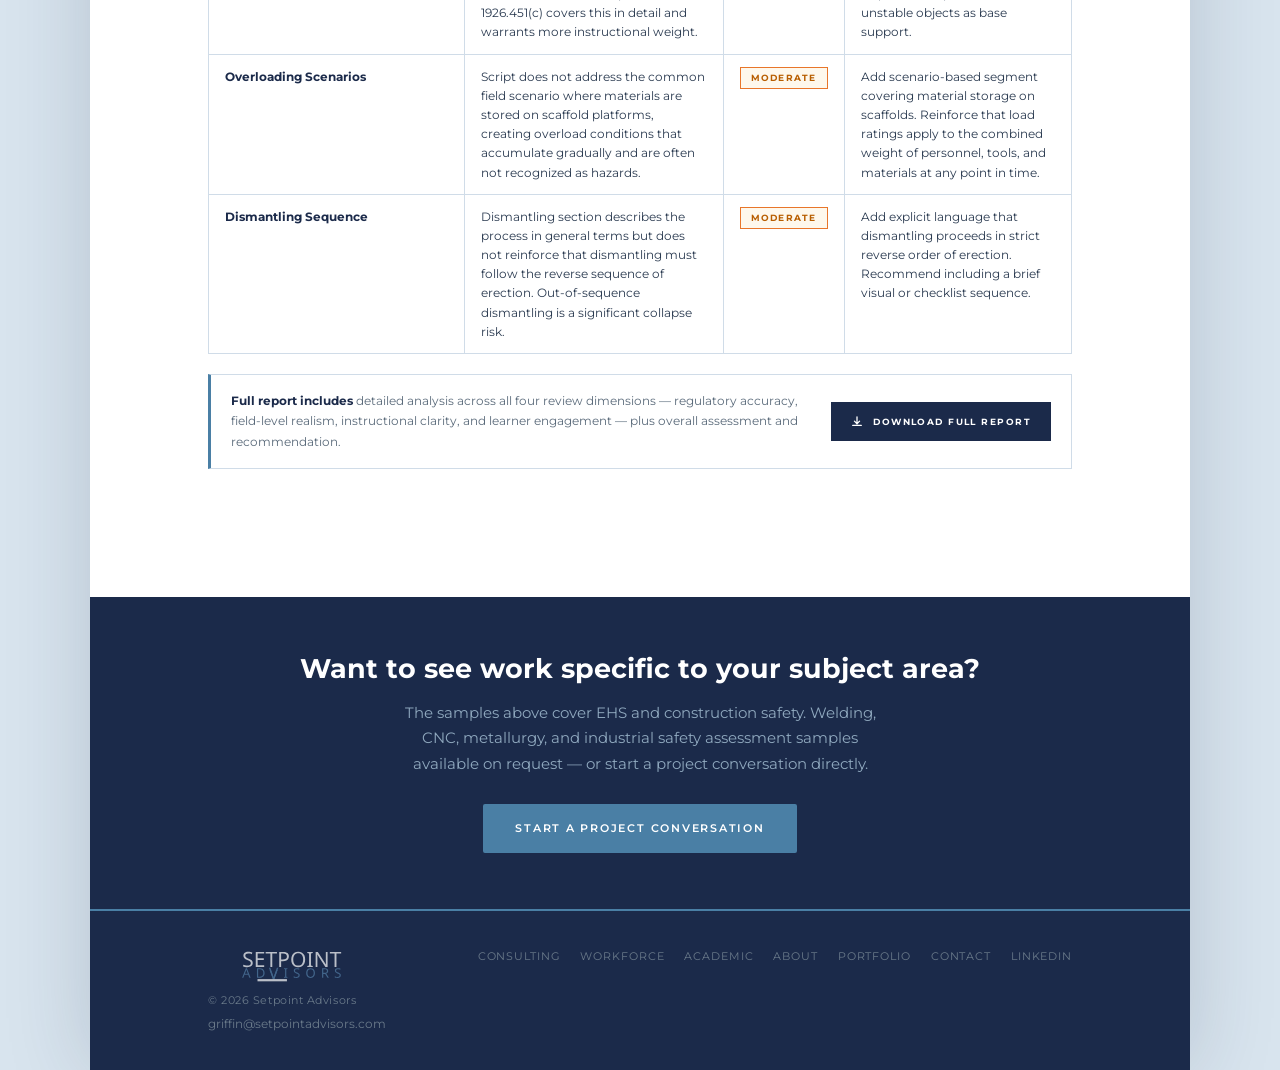
<file: portfolio.html>
<!DOCTYPE html>
<html lang="en">
<head>
  <meta charset="UTF-8"><meta name="viewport" content="width=device-width, initial-scale=1.0">
  <meta name="description" content="Portfolio samples from Setpoint Advisors — EHS knowledge assessment and scaffold safety training evaluation. Real assessment work by a CAWI-certified industrial SME.">
  <meta name="keywords" content="assessment sample, EHS question bank, scaffold safety training evaluation, industrial SME portfolio, OSHA assessment, item writing sample, Griffin McGuire">
  <meta name="author" content="Griffin McGuire, Setpoint Advisors">
  <title>Portfolio | Setpoint Advisors</title>
  <link rel="stylesheet" href="/style.css">
  <style>
    .page-header {
      background: var(--navy); padding: 64px 0 56px; position: relative; overflow: hidden;
    }
    .page-header::after {
      content: ''; position: absolute; bottom: 0; left: 0; right: 0; height: 3px;
      background: linear-gradient(90deg, var(--steel) 0%, var(--steel-light) 50%, var(--steel) 100%);
    }
    .page-header h1 { color: var(--white); margin-bottom: 16px; }
    .page-header p { color: #8fa8be; max-width: 580px; margin-bottom: 0; }

    /* SAMPLE BLOCK */
    .sample-block {
      padding: 56px 0;
      border-bottom: 1px solid var(--border);
    }
    .sample-block:last-child { border-bottom: none; }

    .sample-header {
      display: grid;
      grid-template-columns: 1fr auto;
      gap: 32px;
      align-items: start;
      margin-bottom: 36px;
    }
    .sample-meta {
      display: flex; flex-wrap: wrap; gap: 8px; margin-top: 14px;
    }
    .meta-tag {
      font-size: 10px; font-weight: 700; letter-spacing: 0.16em;
      text-transform: uppercase; padding: 4px 12px;
      border: 1px solid var(--border); color: var(--muted);
    }
    .meta-tag.primary {
      background: var(--steel); color: var(--white); border-color: var(--steel);
    }
    .download-btn {
      display: inline-flex; align-items: center; gap: 10px;
      padding: 13px 24px; background: var(--navy); color: var(--white);
      font-size: 10px; font-weight: 700; letter-spacing: 0.16em;
      text-transform: uppercase; border: 2px solid var(--navy);
      text-decoration: none; white-space: nowrap; flex-shrink: 0;
      transition: all 0.18s;
    }
    .download-btn:hover { background: var(--steel); border-color: var(--steel); color: var(--white); }
    .download-btn svg { flex-shrink: 0; }

    /* QUESTION CARD */
    .question-card {
      border: 1px solid var(--border);
      margin-bottom: 20px;
      background: var(--white);
    }
    .question-card:last-of-type { margin-bottom: 0; }
    .q-header {
      display: flex; justify-content: space-between; align-items: center;
      padding: 12px 20px;
      background: var(--navy);
      border-bottom: 1px solid rgba(74,127,165,0.3);
    }
    .q-ref {
      font-size: 10px; font-weight: 700; letter-spacing: 0.18em;
      text-transform: uppercase; color: var(--steel-light);
    }
    .q-difficulty {
      font-size: 9px; font-weight: 700; letter-spacing: 0.18em;
      text-transform: uppercase; padding: 3px 10px;
      border: 1px solid rgba(74,127,165,0.4); color: var(--steel-light);
    }
    .q-difficulty.intermediate { border-color: rgba(232,118,42,0.5); color: #e8a06a; }
    .q-body { padding: 20px; }
    .q-stem {
      font-size: 13px; color: var(--navy); font-weight: 600;
      line-height: 1.65; margin-bottom: 18px;
    }
    .q-citation {
      font-size: 10px; font-weight: 700; letter-spacing: 0.1em;
      text-transform: uppercase; color: var(--steel);
      margin-bottom: 16px; display: block;
    }
    .q-options { list-style: none; padding: 0; margin: 0 0 18px; display: flex; flex-direction: column; gap: 8px; }
    .q-option {
      display: flex; gap: 12px; align-items: flex-start;
      padding: 10px 14px; border: 1px solid var(--border);
      font-size: 12px; color: var(--mid); line-height: 1.5;
    }
    .q-option.correct {
      border-color: #2d7a4f; background: #f0faf5; color: #1a4d32;
    }
    .q-option-letter {
      font-weight: 700; min-width: 16px; font-size: 11px;
    }
    .q-option.correct .q-option-letter { color: #2d7a4f; }
    .q-rationale {
      padding: 14px 16px;
      background: var(--steel-pale);
      border-left: 3px solid var(--steel);
      font-size: 12px; color: var(--mid); line-height: 1.7;
      margin-top: 4px;
    }
    .q-rationale strong { color: var(--navy); }

    /* TOPIC TABLE */
    .topic-table {
      width: 100%; border-collapse: collapse;
      border: 1px solid var(--border);
      margin-bottom: 32px;
    }
    .topic-table th {
      background: var(--navy); color: var(--white);
      font-size: 10px; font-weight: 700; letter-spacing: 0.14em;
      text-transform: uppercase; padding: 10px 16px;
      text-align: left; border-right: 1px solid rgba(74,127,165,0.3);
    }
    .topic-table th:last-child { border-right: none; }
    .topic-table td {
      padding: 10px 16px; font-size: 12px; color: var(--mid);
      border-right: 1px solid var(--border);
      border-bottom: 1px solid var(--border);
    }
    .topic-table td:last-child { border-right: none; }
    .topic-table tr:last-child td { border-bottom: none; }
    .topic-table tr:nth-child(even) td { background: var(--off-white); }
    .diff-badge {
      font-size: 9px; font-weight: 700; letter-spacing: 0.14em;
      text-transform: uppercase; padding: 2px 8px; border: 1px solid var(--border);
      color: var(--muted);
    }
    .diff-badge.beginner { border-color: #2d7a4f; color: #2d7a4f; }
    .diff-badge.intermediate { border-color: var(--orange); color: var(--orange); }
    .diff-badge.advanced { border-color: var(--steel); color: var(--steel); }
    .diff-badge.expert { border-color: var(--navy); color: var(--navy); }

    /* FINDINGS TABLE */
    .findings-table {
      width: 100%; border-collapse: collapse;
      border: 1px solid var(--border);
      margin: 24px 0 0;
    }
    .findings-table th {
      background: var(--navy); color: var(--white);
      font-size: 10px; font-weight: 700; letter-spacing: 0.14em;
      text-transform: uppercase; padding: 10px 16px;
      text-align: left; border-right: 1px solid rgba(74,127,165,0.3);
    }
    .findings-table th:last-child { border-right: none; }
    .findings-table td {
      padding: 12px 16px; font-size: 12px; color: var(--mid);
      border-right: 1px solid var(--border);
      border-bottom: 1px solid var(--border);
      vertical-align: top; line-height: 1.6;
    }
    .findings-table td:last-child { border-right: none; }
    .findings-table tr:last-child td { border-bottom: none; }
    .findings-table td:first-child { font-weight: 700; color: var(--navy); white-space: nowrap; }
    .sev-badge {
      font-size: 9px; font-weight: 700; letter-spacing: 0.14em;
      text-transform: uppercase; padding: 3px 10px; display: inline-block;
    }
    .sev-high { background: #fdf0ec; border: 1px solid #d9603a; color: #d9603a; }
    .sev-moderate { background: #fef8ec; border: 1px solid var(--orange); color: #b85e00; }

    /* EXEC SUMMARY BOX */
    .exec-summary {
      display: grid; grid-template-columns: 1fr 1fr; gap: 0;
      border: 1px solid var(--border); margin-bottom: 32px;
    }
    .exec-summary-meta {
      background: var(--navy); padding: 28px 28px;
    }
    .exec-summary-meta table { width: 100%; border-collapse: collapse; }
    .exec-summary-meta td {
      padding: 8px 0; font-size: 12px;
      border-bottom: 1px solid rgba(74,127,165,0.2);
      vertical-align: top;
    }
    .exec-summary-meta tr:last-child td { border-bottom: none; }
    .exec-summary-meta td:first-child {
      font-weight: 700; font-size: 10px; letter-spacing: 0.12em;
      text-transform: uppercase; color: var(--steel-light);
      padding-right: 20px; white-space: nowrap;
    }
    .exec-summary-meta td:last-child { color: #c8d8e8; }
    .overall-rating {
      font-weight: 700; color: var(--orange) !important;
    }
    .exec-summary-text {
      padding: 28px 28px; background: var(--off-white);
    }
    .exec-summary-text p {
      font-size: 13px; color: var(--mid); line-height: 1.75; margin: 0;
    }
    .exec-summary-text p + p { margin-top: 12px; }

    .sample-divider {
      display: flex; align-items: center; gap: 16px;
      margin: 12px 0 32px;
      font-size: 10px; font-weight: 700; letter-spacing: 0.2em;
      text-transform: uppercase; color: var(--steel);
    }
    .sample-divider::before, .sample-divider::after {
      content: ''; flex: 1; height: 1px; background: var(--border);
    }

    .more-questions-note {
      padding: 16px 20px; border: 1px solid var(--border);
      border-left: 3px solid var(--steel);
      background: var(--white);
      display: flex; justify-content: space-between; align-items: center;
      gap: 20px; margin-top: 20px;
    }
    .more-questions-note p {
      font-size: 12px; color: var(--muted); margin: 0;
    }
    .more-questions-note strong { color: var(--navy); }

    @media (max-width: 760px) {
      .sample-header { grid-template-columns: 1fr; }
      .exec-summary { grid-template-columns: 1fr; }
      .findings-table td:nth-child(3) { display: none; }
      .findings-table th:nth-child(3) { display: none; }
    }
  </style>
</head>
<body>
<div class="page-wrap">

<nav>
  <div class="nav-inner">
    <a class="nav-logo" href="/index.html">
      <img src="/logo.svg" alt="Setpoint Advisors" style="height:48px;width:auto;display:block;">
    </a>
    <button class="nav-toggle" id="navToggle" aria-label="Toggle navigation" aria-expanded="false">
      <span></span><span></span><span></span>
    </button>
    <ul class="nav-links" id="navLinks">
      <li><a href="/index.html">Consulting</a></li>
      <li><a href="/workforce/">Workforce</a></li>
      <li><a href="/academic/">Academic</a></li>
      <li><a href="/about.html">About</a></li>
      <li><a href="/portfolio.html" class="active">Portfolio</a></li>
      <li><a href="/contact.html">Contact</a></li>
    </ul>
  </div>
</nav>

<!-- PAGE HEADER -->
<section class="page-header">
  <div class="container">
    <div class="section-label" style="color:var(--steel-light);">Sample Work</div>
    <h1>Portfolio</h1>
    <p>Two samples of real work — an EHS knowledge assessment and a compliance-based training evaluation. Full PDFs available to download. No request form, no gate.</p>
  </div>
</section>

<section>
  <div class="container">

    <!-- ============================================================ -->
    <!-- SAMPLE 1: EHS ASSESSMENT -->
    <!-- ============================================================ -->
    <div class="sample-block">

      <div class="sample-header">
        <div>
          <div class="doc-type">Assessment Development</div>
          <h2 style="margin-bottom:10px;">EHS Material Hazards Knowledge Assessment</h2>
          <div class="rule-accent"></div>
          <p style="max-width:600px;">A 10-question sample bank spanning hazard communication, respiratory hazards, chemical hazards, physical hazards, and environmental compliance. Scenario-grounded stems, plausible distractors, and detailed rationale for each answer. Written for a manufacturing EHS context.</p>
          <div class="sample-meta">
            <span class="meta-tag primary">Assessment Development</span>
            <span class="meta-tag">OSHA 29 CFR</span>
            <span class="meta-tag">EPA RCRA</span>
            <span class="meta-tag">NFPA 30</span>
            <span class="meta-tag">ACGIH TLVs</span>
            <span class="meta-tag">10 Questions</span>
          </div>
        </div>
        <a href="/assets/EHS_Material_Hazards_Assessment_Sample.pdf" download class="download-btn">
          <svg width="14" height="14" viewBox="0 0 14 14" fill="none" xmlns="http://www.w3.org/2000/svg">
            <path d="M7 1v8M4 6l3 3 3-3M2 11h10" stroke="currentColor" stroke-width="1.5" stroke-linecap="round" stroke-linejoin="round"/>
          </svg>
          Download Full PDF
        </a>
      </div>

      <!-- TOPIC TABLE -->
      <div class="sample-divider">Question Bank — All 10 Topics</div>
      <table class="topic-table">
        <thead>
          <tr>
            <th style="width:40px;">#</th>
            <th>Subtopic</th>
            <th>Description</th>
            <th>Difficulty</th>
          </tr>
        </thead>
        <tbody>
          <tr><td>Q1</td><td>Hazard Communication</td><td>SDS Section Identification</td><td><span class="diff-badge beginner">Beginner</span></td></tr>
          <tr><td>Q2</td><td>Hazard Communication</td><td>GHS Pictogram Recognition</td><td><span class="diff-badge beginner">Beginner</span></td></tr>
          <tr><td>Q3</td><td>Respiratory Hazards</td><td>Permissible Exposure Limits &amp; Action Levels</td><td><span class="diff-badge intermediate">Intermediate</span></td></tr>
          <tr><td>Q4</td><td>Chemical Hazards</td><td>Flammable Liquid Storage Requirements</td><td><span class="diff-badge intermediate">Intermediate</span></td></tr>
          <tr><td>Q5</td><td>Physical Hazards</td><td>Compressed Gas Cylinder Safety</td><td><span class="diff-badge beginner">Beginner</span></td></tr>
          <tr><td>Q6</td><td>Chemical Hazards</td><td>Hexavalent Chromium Exposure Controls</td><td><span class="diff-badge advanced">Advanced</span></td></tr>
          <tr><td>Q7</td><td>Hazardous Waste &amp; Compliance</td><td>RCRA Satellite Accumulation Requirements</td><td><span class="diff-badge intermediate">Intermediate</span></td></tr>
          <tr><td>Q8</td><td>Respiratory Hazards</td><td>Respirator Selection &amp; Assigned Protection Factors</td><td><span class="diff-badge advanced">Advanced</span></td></tr>
          <tr><td>Q9</td><td>Physical Hazards</td><td>Noise Exposure &amp; Hearing Conservation Triggers</td><td><span class="diff-badge intermediate">Intermediate</span></td></tr>
          <tr><td>Q10</td><td>Chemical Hazards</td><td>Lead Exposure — Medical Removal Protection</td><td><span class="diff-badge expert">Expert</span></td></tr>
        </tbody>
      </table>

      <!-- Q1 -->
      <div class="sample-divider">Sample Questions — Q1 through Q3</div>

      <div class="question-card">
        <div class="q-header">
          <span class="q-ref">Q1 — Hazard Communication / SDS Section Identification</span>
          <span class="q-difficulty">Beginner</span>
        </div>
        <div class="q-body">
          <span class="q-citation">Ref: OSHA 29 CFR 1910.1200</span>
          <p class="q-stem">A maintenance technician needs to determine the proper personal protective equipment (PPE) required before working with a chemical. Which section of a Safety Data Sheet (SDS) provides this information?</p>
          <ul class="q-options">
            <li class="q-option"><span class="q-option-letter">A.</span>Section 2 — Hazard Identification</li>
            <li class="q-option"><span class="q-option-letter">B.</span>Section 4 — First-Aid Measures</li>
            <li class="q-option correct"><span class="q-option-letter">C.</span>Section 8 — Exposure Controls / Personal Protection</li>
            <li class="q-option"><span class="q-option-letter">D.</span>Section 11 — Toxicological Information</li>
          </ul>
          <div class="q-rationale"><strong>Correct: C.</strong> Section 8 — Exposure Controls / Personal Protection — specifies engineering controls, exposure limits (PELs/TLVs), and required PPE including respirator type, glove material, eye protection, and protective clothing. Section 2 identifies hazards but does not prescribe PPE. Section 4 covers emergency first aid. Section 11 details toxicology data relevant to medical evaluation, not day-to-day PPE selection.</div>
        </div>
      </div>

      <!-- Q2 -->
      <div class="question-card">
        <div class="q-header">
          <span class="q-ref">Q2 — Hazard Communication / GHS Pictogram Recognition</span>
          <span class="q-difficulty">Beginner</span>
        </div>
        <div class="q-body">
          <span class="q-citation">Ref: OSHA 29 CFR 1910.1200 / GHS</span>
          <p class="q-stem">Which GHS pictogram — a flame over a circle — indicates what type of hazard on a chemical label?</p>
          <ul class="q-options">
            <li class="q-option"><span class="q-option-letter">A.</span>Flammable liquid</li>
            <li class="q-option correct"><span class="q-option-letter">B.</span>Oxidizer</li>
            <li class="q-option"><span class="q-option-letter">C.</span>Explosive</li>
            <li class="q-option"><span class="q-option-letter">D.</span>Acute toxicity</li>
          </ul>
          <div class="q-rationale"><strong>Correct: B.</strong> The flame over a circle represents an oxidizing hazard — the substance can intensify fires by releasing oxygen. This is distinct from the simple flame pictogram (no circle), which denotes flammable liquids, solids, or gases. The exploding bomb represents explosives and unstable substances. The skull and crossbones represents acute toxicity. Recognizing GHS pictograms is a fundamental HazCom competency required by OSHA's GHS-aligned standard.</div>
        </div>
      </div>

      <!-- Q3 -->
      <div class="question-card">
        <div class="q-header">
          <span class="q-ref">Q3 — Respiratory Hazards / Permissible Exposure Limits &amp; Action Levels</span>
          <span class="q-difficulty intermediate">Intermediate</span>
        </div>
        <div class="q-body">
          <span class="q-citation">Ref: OSHA 29 CFR 1910.1000 / ACGIH TLVs</span>
          <p class="q-stem">An industrial hygienist collects personal air samples in a machining area and finds airborne mineral oil mist concentrations averaging 3.5 mg/m³ over an 8-hour shift. OSHA's PEL for mineral oil mist is 5 mg/m³. Which of the following is the most appropriate immediate response?</p>
          <ul class="q-options">
            <li class="q-option"><span class="q-option-letter">A.</span>No action is required — the result is below the OSHA PEL</li>
            <li class="q-option correct"><span class="q-option-letter">B.</span>Implement engineering controls immediately — the result exceeds the action level and warrants exposure reduction efforts</li>
            <li class="q-option"><span class="q-option-letter">C.</span>Require all workers in the area to wear supplied-air respirators</li>
            <li class="q-option"><span class="q-option-letter">D.</span>Shut down the machining operation until concentrations fall below 1 mg/m³</li>
          </ul>
          <div class="q-rationale"><strong>Correct: B.</strong> Although 3.5 mg/m³ is below the OSHA PEL of 5 mg/m³, it exceeds the action level of 50% of the PEL (2.5 mg/m³). At the action level, employers must initiate exposure monitoring, evaluate engineering and administrative controls, and begin medical surveillance where applicable. ACGIH recommends a TLV of 0.2 mg/m³ for inhalable mineral oil mist — meaning ACGIH-aligned programs would call for immediate controls. Relying solely on PEL compliance without addressing action-level exceedances represents inadequate EHS practice.</div>
        </div>
      </div>

      <div class="more-questions-note">
        <p><strong>7 additional questions</strong> in the full bank — covering hexavalent chromium controls, RCRA satellite accumulation, respirator APF selection, hearing conservation triggers, and lead MRP. Difficulty ranges from Beginner to Expert.</p>
        <a href="/assets/EHS_Material_Hazards_Assessment_Sample.pdf" download class="download-btn" style="font-size:9px;padding:10px 18px;">
          <svg width="12" height="12" viewBox="0 0 14 14" fill="none" xmlns="http://www.w3.org/2000/svg">
            <path d="M7 1v8M4 6l3 3 3-3M2 11h10" stroke="currentColor" stroke-width="1.5" stroke-linecap="round" stroke-linejoin="round"/>
          </svg>
          Download All 10
        </a>
      </div>

    </div>

    <!-- ============================================================ -->
    <!-- SAMPLE 2: SCAFFOLD EVALUATION -->
    <!-- ============================================================ -->
    <div class="sample-block">

      <div class="sample-header">
        <div>
          <div class="doc-type">Training Content Evaluation</div>
          <h2 style="margin-bottom:10px;">Safety Training Program Evaluation<br><span style="font-weight:500;color:var(--mid);">Scaffold Erection, Use, and Dismantling</span></h2>
          <div class="rule-accent"></div>
          <p style="max-width:600px;">A compliance and field-accuracy review of a scaffold safety training script against 29 CFR 1926 Subpart L. Evaluated across four dimensions: regulatory accuracy, field-level realism, instructional clarity, and learner engagement. Seven findings documented, rated by severity.</p>
          <div class="sample-meta">
            <span class="meta-tag primary">Training Evaluation</span>
            <span class="meta-tag">29 CFR 1926 Subpart L</span>
            <span class="meta-tag">7 Findings</span>
            <span class="meta-tag">STE-SCAFFOLD-012</span>
          </div>
        </div>
        <a href="/assets/STE-012_Scaffold_Safety_Training_Evaluation.pdf" download class="download-btn">
          <svg width="14" height="14" viewBox="0 0 14 14" fill="none" xmlns="http://www.w3.org/2000/svg">
            <path d="M7 1v8M4 6l3 3 3-3M2 11h10" stroke="currentColor" stroke-width="1.5" stroke-linecap="round" stroke-linejoin="round"/>
          </svg>
          Download Full PDF
        </a>
      </div>

      <!-- EXEC SUMMARY + META -->
      <div class="sample-divider">Executive Summary</div>

      <div class="exec-summary">
        <div class="exec-summary-meta">
          <table>
            <tr><td>Report Ref</td><td>STE-SCAFFOLD-012</td></tr>
            <tr><td>Standard</td><td>29 CFR 1926 Subpart L — Scaffolds</td></tr>
            <tr><td>Content</td><td>Training script — Scaffold Safety Micro-Module</td></tr>
            <tr><td>Overall Rating</td><td class="overall-rating">Conditional Pass — Revisions Required</td></tr>
            <tr><td>Findings</td><td>3 HIGH &nbsp;·&nbsp; 4 MODERATE &nbsp;·&nbsp; 0 CRITICAL</td></tr>
          </table>
        </div>
        <div class="exec-summary-text">
          <p>The script demonstrates a solid foundational structure and covers the primary scaffold hazards at a general level. However, several areas require revision before the content is suitable for publication.</p>
          <p>Specifically, the script understates key load capacity requirements, omits critical competent-person obligations, and presents scaffold access procedures in a manner inconsistent with how they are implemented in the field.</p>
          <p>No findings are rated CRITICAL — no content that would cause direct harm if followed as written. Three findings are rated HIGH and require mandatory revision before publication.</p>
        </div>
      </div>

      <!-- FINDINGS TABLE -->
      <div class="sample-divider">Findings Summary — All 7</div>

      <table class="findings-table">
        <thead>
          <tr>
            <th style="width:180px;">Item</th>
            <th>Finding</th>
            <th style="width:80px;">Severity</th>
            <th>Required Action</th>
          </tr>
        </thead>
        <tbody>
          <tr>
            <td>Load Capacity Language</td>
            <td>Script states scaffolds must support "their intended load" without specifying the 4:1 safety factor required by 1926.451(a)(1). Learners will not understand the quantitative requirement.</td>
            <td><span class="sev-badge sev-high">HIGH</span></td>
            <td>Add explicit reference to the 4:1 safety factor. Include a practical example: if working load is 1,000 lbs, scaffold must be rated to 4,000 lbs.</td>
          </tr>
          <tr>
            <td>Competent Person Obligations</td>
            <td>Script mentions a "qualified person" must inspect scaffolds but does not define the distinction between a competent person and a qualified person as defined in 1926.450. A common and consequential compliance gap.</td>
            <td><span class="sev-badge sev-high">HIGH</span></td>
            <td>Add clear definitions of both terms per 29 CFR 1926.450. Clarify which functions require each designation and that these may be different individuals.</td>
          </tr>
          <tr>
            <td>Scaffold Access Procedures</td>
            <td>Script describes accessing scaffolds via the frame as standard practice. 1926.451(e) requires a proper access system for scaffolds over 2 feet. Accessing via the frame is a field habit the training should actively correct, not normalize.</td>
            <td><span class="sev-badge sev-high">HIGH</span></td>
            <td>Revise to explicitly state that frame climbing is prohibited where an access system is required. Include language about the 2-foot height threshold triggering the requirement.</td>
          </tr>
          <tr>
            <td>Guardrail Specifications</td>
            <td>Script references "proper guardrails" without specifying the height requirement (38–45 inches per 1926.502) or the 200 lb. top rail force requirement. Vague guardrail language is where compliance failures consistently occur in the field.</td>
            <td><span class="sev-badge sev-moderate">MODERATE</span></td>
            <td>Add specific height range and load requirement. Note that midrails must be positioned at approximately half the height of the top rail.</td>
          </tr>
          <tr>
            <td>Footing &amp; Base Plate Requirements</td>
            <td>Footing requirements addressed in one sentence. In practice, improper footings are one of the leading causes of scaffold collapse. 1926.451(c) covers this in detail and warrants more instructional weight.</td>
            <td><span class="sev-badge sev-moderate">MODERATE</span></td>
            <td>Expand footing section: base plates on all frames, mudsills on soft ground, plumb and level requirement, prohibition on unstable objects as base support.</td>
          </tr>
          <tr>
            <td>Overloading Scenarios</td>
            <td>Script does not address the common field scenario where materials are stored on scaffold platforms, creating overload conditions that accumulate gradually and are often not recognized as hazards.</td>
            <td><span class="sev-badge sev-moderate">MODERATE</span></td>
            <td>Add scenario-based segment covering material storage on scaffolds. Reinforce that load ratings apply to the combined weight of personnel, tools, and materials at any point in time.</td>
          </tr>
          <tr>
            <td>Dismantling Sequence</td>
            <td>Dismantling section describes the process in general terms but does not reinforce that dismantling must follow the reverse sequence of erection. Out-of-sequence dismantling is a significant collapse risk.</td>
            <td><span class="sev-badge sev-moderate">MODERATE</span></td>
            <td>Add explicit language that dismantling proceeds in strict reverse order of erection. Recommend including a brief visual or checklist sequence.</td>
          </tr>
        </tbody>
      </table>

      <div class="more-questions-note" style="margin-top:20px;">
        <p><strong>Full report includes</strong> detailed analysis across all four review dimensions — regulatory accuracy, field-level realism, instructional clarity, and learner engagement — plus overall assessment and recommendation.</p>
        <a href="/assets/STE-012_Scaffold_Safety_Training_Evaluation.pdf" download class="download-btn" style="font-size:9px;padding:10px 18px;">
          <svg width="12" height="12" viewBox="0 0 14 14" fill="none" xmlns="http://www.w3.org/2000/svg">
            <path d="M7 1v8M4 6l3 3 3-3M2 11h10" stroke="currentColor" stroke-width="1.5" stroke-linecap="round" stroke-linejoin="round"/>
          </svg>
          Download Full Report
        </a>
      </div>

    </div>

  </div>
</section>

<!-- CALLOUT -->
<section class="callout-strip">
  <div class="container">
    <h2>Want to see work specific to your subject area?</h2>
    <p>The samples above cover EHS and construction safety. Welding, CNC, metallurgy, and industrial safety assessment samples available on request — or start a project conversation directly.</p>
    <a href="/contact.html?inquiry=training" class="btn btn-primary">Start a Project Conversation</a>
  </div>
</section>

<footer>
  <div class="footer-inner">
    <div class="footer-brand">
      <img src="/logo.svg" alt="Setpoint Advisors" style="height:36px;width:auto;opacity:0.7;margin-bottom:8px;">
      <span class="footer-copy">&copy; 2026 Setpoint Advisors</span>
      <a href="mailto:griffin@setpointadvisors.com" class="footer-email">griffin@setpointadvisors.com</a>
    </div>
    <div class="footer-links">
      <a href="/index.html">Consulting</a>
      <a href="/workforce/">Workforce</a>
      <a href="/academic/">Academic</a>
      <a href="/about.html">About</a>
      <a href="/portfolio.html">Portfolio</a>
      <a href="/contact.html">Contact</a>
      <a href="https://www.linkedin.com/in/griffinmcguire/" target="_blank" rel="noopener">LinkedIn</a>
    </div>
  </div>
</footer>
</div>

<script>
  const toggle = document.getElementById('navToggle');
  const links  = document.getElementById('navLinks');
  toggle.addEventListener('click', function() {
    const open = links.classList.toggle('open');
    toggle.classList.toggle('open', open);
    toggle.setAttribute('aria-expanded', open);
  });
  links.querySelectorAll('a').forEach(function(a) {
    a.addEventListener('click', function() {
      links.classList.remove('open');
      toggle.classList.remove('open');
      toggle.setAttribute('aria-expanded', false);
    });
  });
</script>
</body>
</html>
</file>
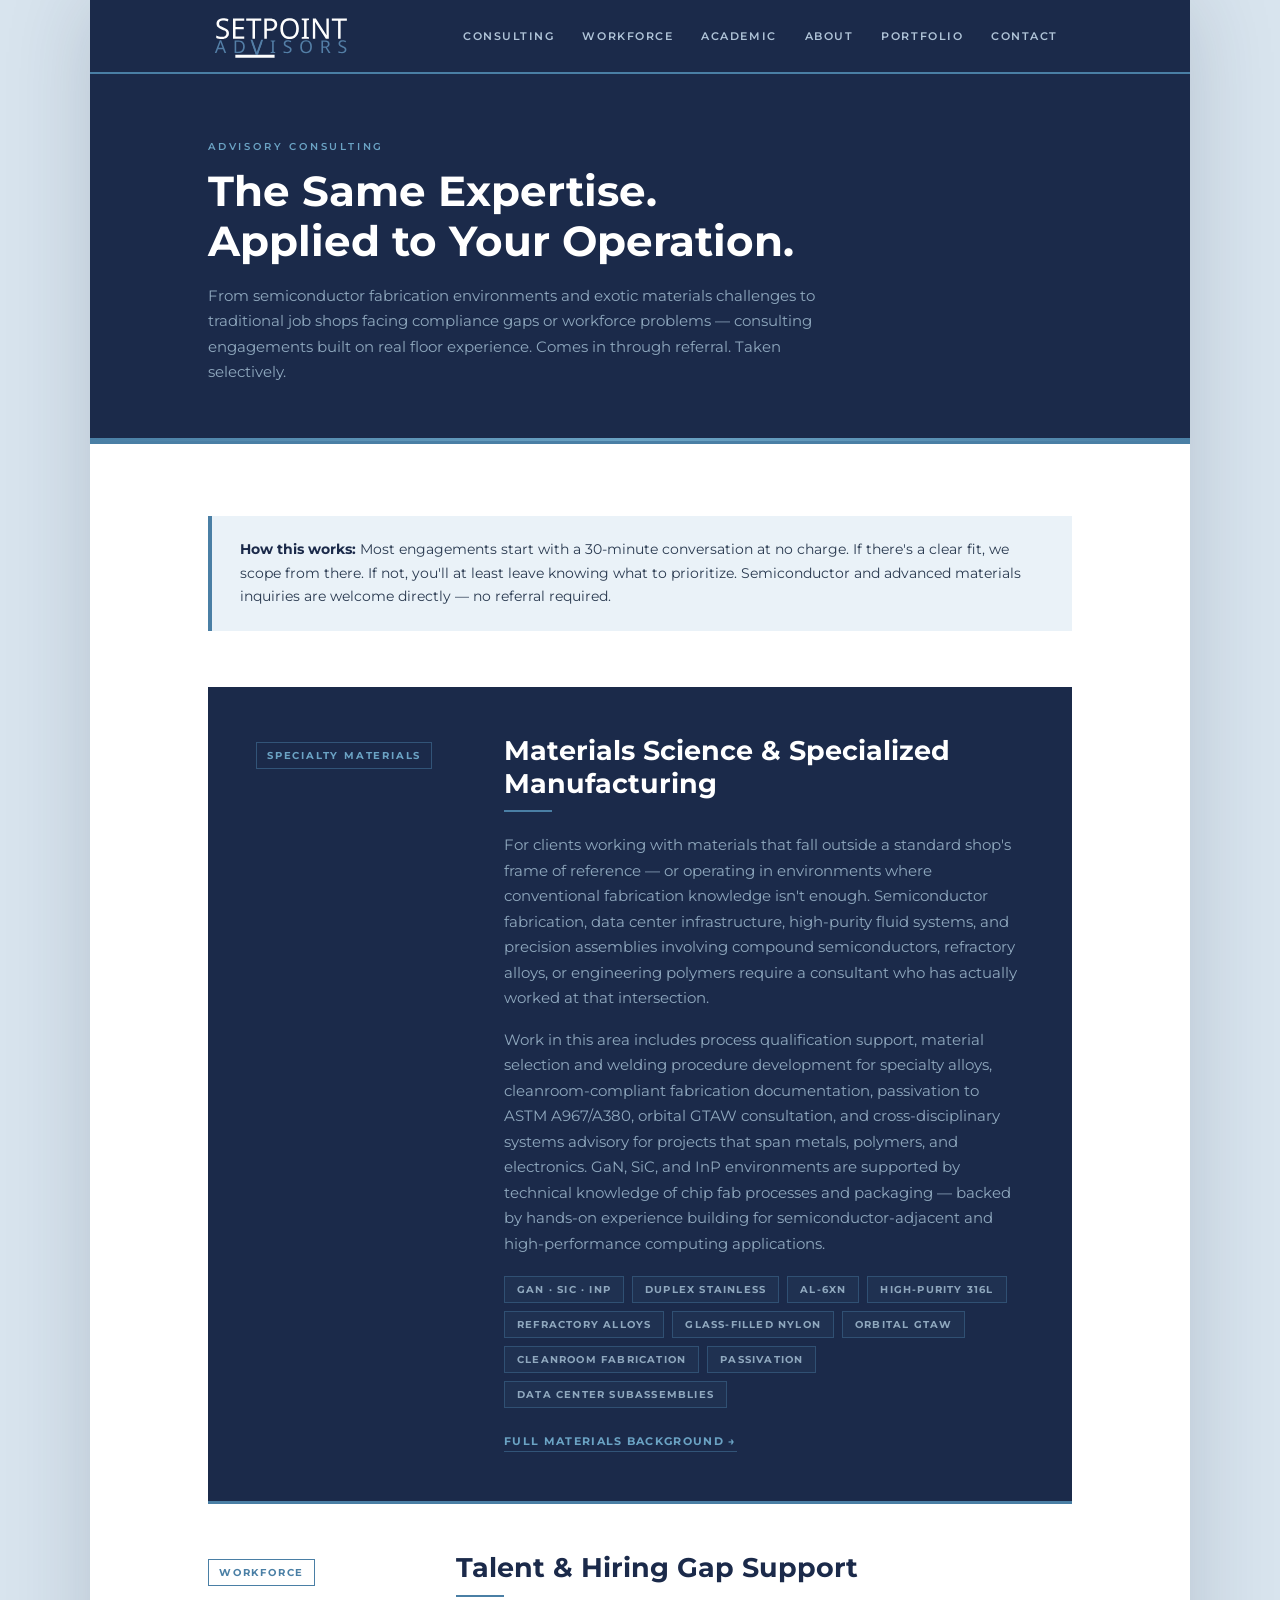
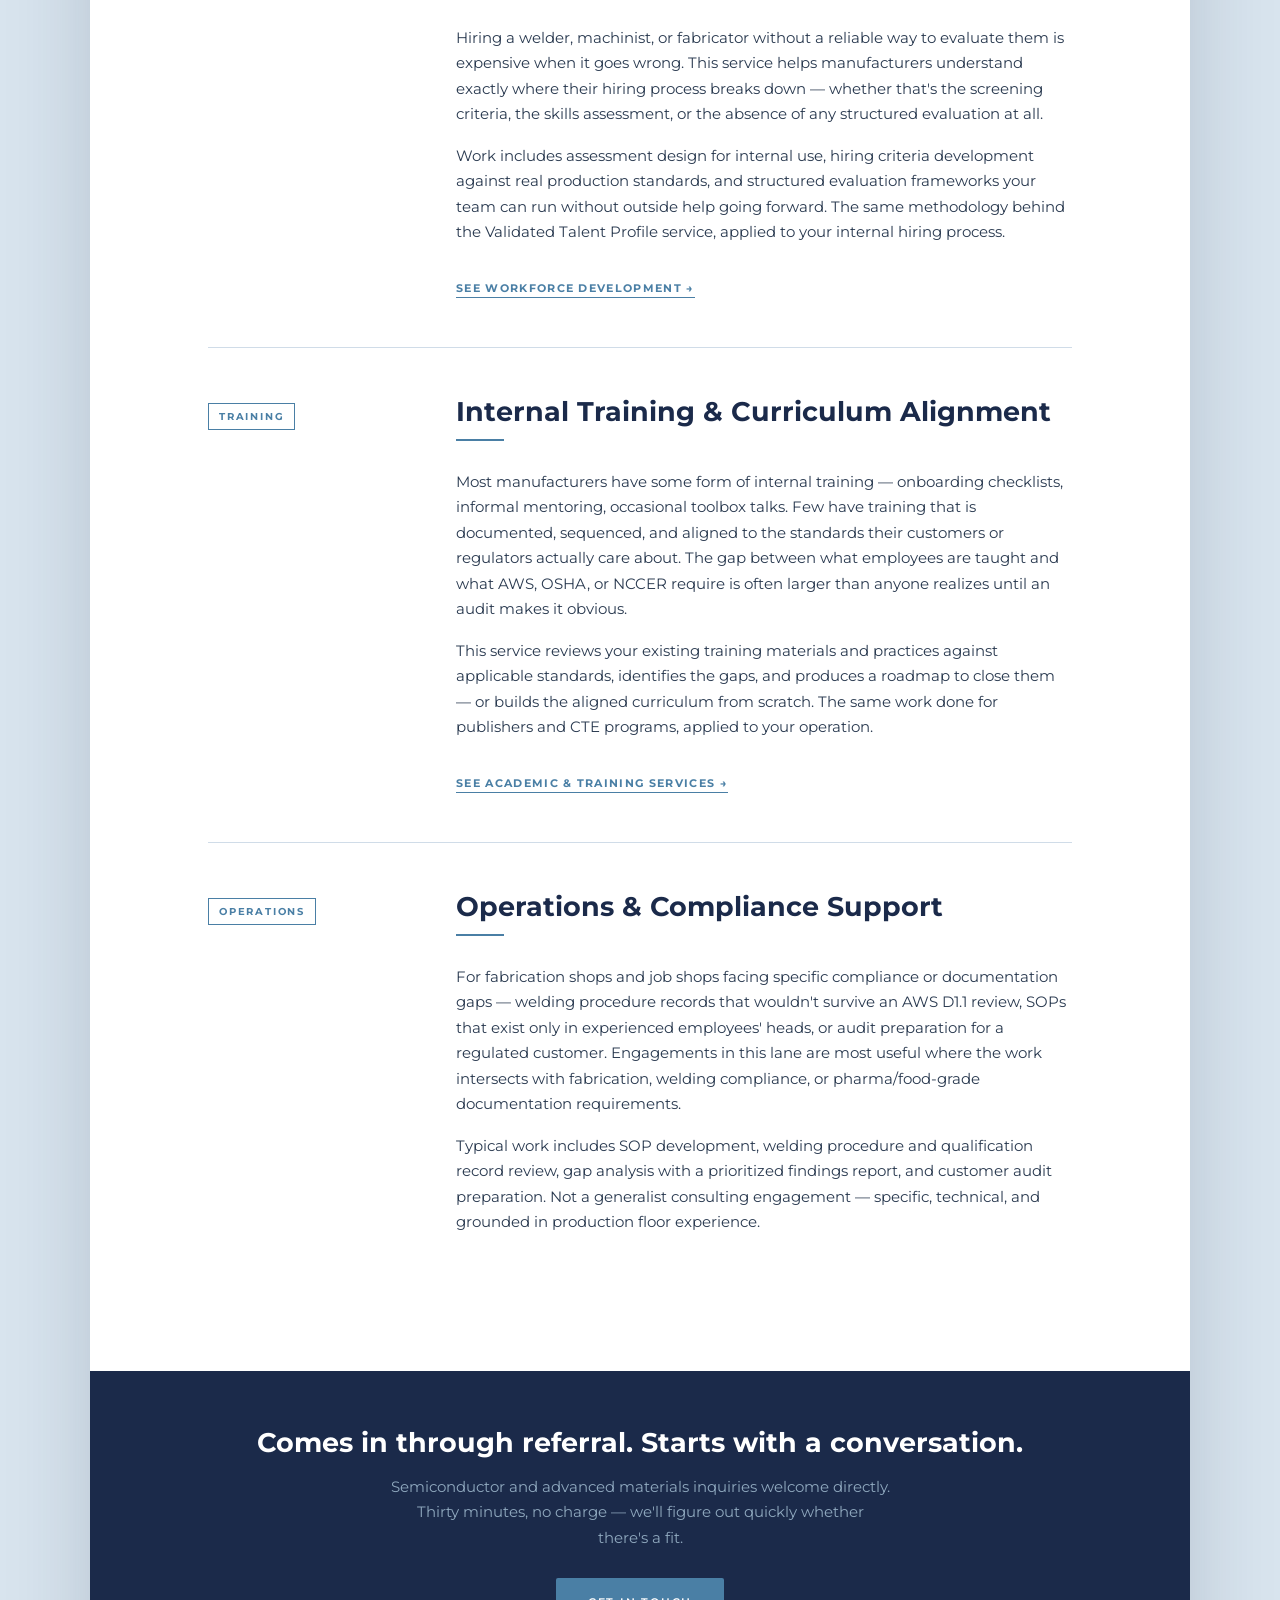
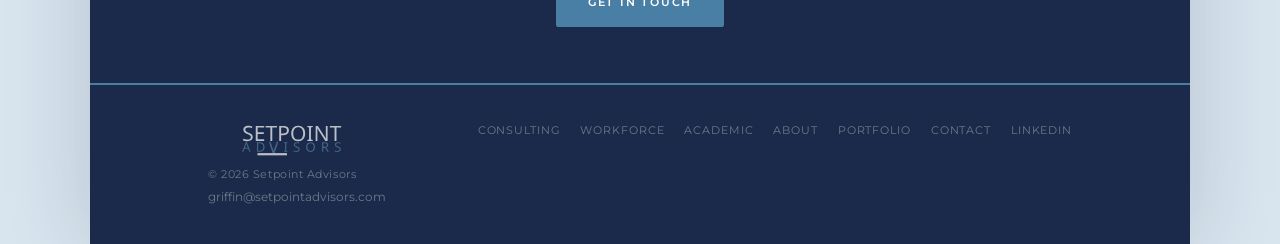
<file: services.html>
<!DOCTYPE html>
<html lang="en">
<head>
  <meta charset="UTF-8"><meta name="viewport" content="width=device-width, initial-scale=1.0">
  <meta name="description" content="Advisory consulting from Setpoint Advisors — materials science and specialized manufacturing, workforce gap analysis, internal training alignment, and operations support. Semiconductor, advanced manufacturing, and traditional job shops. CAWI-certified.">
  <meta name="keywords" content="semiconductor fabrication consulting, exotic materials advisory, duplex stainless consulting, GaN SiC fabrication, manufacturing consulting, welding compliance, CAWI consultant, advanced manufacturing advisory, Buffalo NY">
  <meta name="author" content="Griffin McGuire, Setpoint Advisors">
  <title>Advisory Consulting | Setpoint Advisors</title>
  <link rel="stylesheet" href="/style.css">
  <style>
    .page-header {
      background: var(--navy); padding: 64px 0 56px; position: relative; overflow: hidden;
    }
    .page-header::after {
      content: ''; position: absolute; bottom: 0; left: 0; right: 0; height: 3px;
      background: linear-gradient(90deg, var(--steel) 0%, var(--steel-light) 50%, var(--steel) 100%);
    }
    .page-header h1 { color: var(--white); margin-bottom: 16px; }
    .page-header p { color: #8fa8be; max-width: 620px; margin-bottom: 0; }

    .consulting-note {
      background: var(--steel-pale);
      border-left: 4px solid var(--steel);
      padding: 22px 28px;
      margin-bottom: 56px;
    }
    .consulting-note p { margin-bottom: 0; font-size: 14px; color: var(--mid); line-height: 1.7; }
    .consulting-note strong { color: var(--navy); }

    .service-block {
      padding: 48px 0;
      border-bottom: 1px solid var(--border);
      display: grid;
      grid-template-columns: 200px 1fr;
      gap: 48px;
      align-items: start;
    }
    .service-block:last-child { border-bottom: none; }

    /* FEATURED BLOCK — materials/semiconductor */
    .service-block-featured {
      padding: 48px;
      margin-bottom: 0;
      background: var(--navy);
      display: grid;
      grid-template-columns: 200px 1fr;
      gap: 48px;
      align-items: start;
      border-bottom: 3px solid var(--steel);
    }
    .service-block-featured h2 { color: var(--white); margin-bottom: 10px; }
    .service-block-featured p { color: #8fa8be; }
    .service-block-featured .rule-accent { background: var(--steel); }

    .service-label-col { padding-top: 6px; }

    .service-tag {
      display: inline-block; font-size: 10px; font-weight: 700;
      letter-spacing: 0.18em; text-transform: uppercase;
      color: var(--steel); border: 1px solid var(--steel);
      padding: 4px 10px;
    }
    .service-tag-light {
      display: inline-block; font-size: 10px; font-weight: 700;
      letter-spacing: 0.18em; text-transform: uppercase;
      color: var(--steel-light); border: 1px solid rgba(74,127,165,0.5);
      padding: 4px 10px; margin-bottom: 16px;
    }

    /* MATERIAL TAGS */
    .material-tags {
      display: flex; flex-wrap: wrap; gap: 8px; margin-top: 20px;
    }
    .mtag {
      font-size: 10px; font-weight: 700; letter-spacing: 0.12em;
      text-transform: uppercase; padding: 4px 12px;
      border: 1px solid rgba(74,127,165,0.4);
      color: #8fa8be; background: rgba(74,127,165,0.08);
    }

    @media (max-width: 760px) {
      .service-block { grid-template-columns: 1fr; gap: 16px; }
      .service-block-featured { grid-template-columns: 1fr; gap: 20px; padding: 36px 24px; }
    }
  </style>
</head>
<body>
<div class="page-wrap">

<nav>
  <div class="nav-inner">
    <a class="nav-logo" href="/index.html">
      <img src="/logo.svg" alt="Setpoint Advisors" style="height:48px;width:auto;display:block;">
    </a>
    <button class="nav-toggle" id="navToggle" aria-label="Toggle navigation" aria-expanded="false">
      <span></span><span></span><span></span>
    </button>
    <ul class="nav-links" id="navLinks">
      <li><a href="/index.html">Consulting</a></li>
      <li><a href="/workforce/">Workforce</a></li>
      <li><a href="/academic/">Academic</a></li>
      <li><a href="/about.html">About</a></li>
      <li><a href="/portfolio.html">Portfolio</a></li>
      <li><a href="/contact.html">Contact</a></li>
    </ul>
  </div>
</nav>

<!-- PAGE HEADER -->
<section class="page-header">
  <div class="container">
    <div class="section-label" style="color:var(--steel-light);">Advisory Consulting</div>
    <h1>The Same Expertise.<br>Applied to Your Operation.</h1>
    <p>From semiconductor fabrication environments and exotic materials challenges to traditional job shops facing compliance gaps or workforce problems — consulting engagements built on real floor experience. Comes in through referral. Taken selectively.</p>
  </div>
</section>

<section>
  <div class="container">

    <div class="consulting-note">
      <p><strong>How this works:</strong> Most engagements start with a 30-minute conversation at no charge. If there's a clear fit, we scope from there. If not, you'll at least leave knowing what to prioritize. Semiconductor and advanced materials inquiries are welcome directly — no referral required.</p>
    </div>

    <!-- FEATURED: MATERIALS & SEMICONDUCTOR -->
    <div class="service-block-featured">
      <div class="service-label-col">
        <span class="service-tag-light">Specialty Materials</span>
      </div>
      <div>
        <h2 style="margin-bottom:10px;">Materials Science &amp; Specialized Manufacturing</h2>
        <div class="rule-accent" style="background:var(--steel);margin-bottom:20px;"></div>
        <p>For clients working with materials that fall outside a standard shop's frame of reference — or operating in environments where conventional fabrication knowledge isn't enough. Semiconductor fabrication, data center infrastructure, high-purity fluid systems, and precision assemblies involving compound semiconductors, refractory alloys, or engineering polymers require a consultant who has actually worked at that intersection.</p>
        <p style="color:#8fa8be;">Work in this area includes process qualification support, material selection and welding procedure development for specialty alloys, cleanroom-compliant fabrication documentation, passivation to ASTM A967/A380, orbital GTAW consultation, and cross-disciplinary systems advisory for projects that span metals, polymers, and electronics. GaN, SiC, and InP environments are supported by technical knowledge of chip fab processes and packaging — backed by hands-on experience building for semiconductor-adjacent and high-performance computing applications.</p>
        <div class="material-tags">
          <span class="mtag">GaN · SiC · InP</span>
          <span class="mtag">Duplex Stainless</span>
          <span class="mtag">AL-6XN</span>
          <span class="mtag">High-Purity 316L</span>
          <span class="mtag">Refractory Alloys</span>
          <span class="mtag">Glass-Filled Nylon</span>
          <span class="mtag">Orbital GTAW</span>
          <span class="mtag">Cleanroom Fabrication</span>
          <span class="mtag">Passivation</span>
          <span class="mtag">Data Center Subassemblies</span>
        </div>
        <a href="/index.html" style="font-size:11px;font-weight:700;letter-spacing:0.12em;text-transform:uppercase;color:var(--steel-light);text-decoration:none;border-bottom:1px solid rgba(74,127,165,0.5);display:inline-block;margin-top:24px;">Full Materials Background →</a>
      </div>
    </div>

    <!-- SERVICE 1 -->
    <div class="service-block">
      <div class="service-label-col">
        <span class="service-tag">Workforce</span>
      </div>
      <div>
        <h2 style="margin-bottom:10px;">Talent &amp; Hiring Gap Support</h2>
        <div class="rule-accent"></div>
        <p>Hiring a welder, machinist, or fabricator without a reliable way to evaluate them is expensive when it goes wrong. This service helps manufacturers understand exactly where their hiring process breaks down — whether that's the screening criteria, the skills assessment, or the absence of any structured evaluation at all.</p>
        <p>Work includes assessment design for internal use, hiring criteria development against real production standards, and structured evaluation frameworks your team can run without outside help going forward. The same methodology behind the Validated Talent Profile service, applied to your internal hiring process.</p>
        <a href="/workforce/" style="font-size:11px;font-weight:700;letter-spacing:0.12em;text-transform:uppercase;color:var(--steel);text-decoration:none;border-bottom:1px solid var(--steel);display:inline-block;margin-top:18px;">See Workforce Development →</a>
      </div>
    </div>

    <!-- SERVICE 2 -->
    <div class="service-block">
      <div class="service-label-col">
        <span class="service-tag">Training</span>
      </div>
      <div>
        <h2 style="margin-bottom:10px;">Internal Training &amp; Curriculum Alignment</h2>
        <div class="rule-accent"></div>
        <p>Most manufacturers have some form of internal training — onboarding checklists, informal mentoring, occasional toolbox talks. Few have training that is documented, sequenced, and aligned to the standards their customers or regulators actually care about. The gap between what employees are taught and what AWS, OSHA, or NCCER require is often larger than anyone realizes until an audit makes it obvious.</p>
        <p>This service reviews your existing training materials and practices against applicable standards, identifies the gaps, and produces a roadmap to close them — or builds the aligned curriculum from scratch. The same work done for publishers and CTE programs, applied to your operation.</p>
        <a href="/academic/" style="font-size:11px;font-weight:700;letter-spacing:0.12em;text-transform:uppercase;color:var(--steel);text-decoration:none;border-bottom:1px solid var(--steel);display:inline-block;margin-top:18px;">See Academic &amp; Training Services →</a>
      </div>
    </div>

    <!-- SERVICE 3 -->
    <div class="service-block">
      <div class="service-label-col">
        <span class="service-tag">Operations</span>
      </div>
      <div>
        <h2 style="margin-bottom:10px;">Operations &amp; Compliance Support</h2>
        <div class="rule-accent"></div>
        <p>For fabrication shops and job shops facing specific compliance or documentation gaps — welding procedure records that wouldn't survive an AWS D1.1 review, SOPs that exist only in experienced employees' heads, or audit preparation for a regulated customer. Engagements in this lane are most useful where the work intersects with fabrication, welding compliance, or pharma/food-grade documentation requirements.</p>
        <p>Typical work includes SOP development, welding procedure and qualification record review, gap analysis with a prioritized findings report, and customer audit preparation. Not a generalist consulting engagement — specific, technical, and grounded in production floor experience.</p>
      </div>
    </div>

  </div>
</section>

<!-- CALLOUT -->
<section class="callout-strip">
  <div class="container">
    <h2>Comes in through referral. Starts with a conversation.</h2>
    <p>Semiconductor and advanced materials inquiries welcome directly. Thirty minutes, no charge — we'll figure out quickly whether there's a fit.</p>
    <a href="/contact.html" class="btn btn-primary">Get in Touch</a>
  </div>
</section>

<footer>
  <div class="footer-inner">
    <div class="footer-brand">
      <img src="/logo.svg" alt="Setpoint Advisors" style="height:36px;width:auto;opacity:0.7;margin-bottom:8px;">
      <span class="footer-copy">&copy; 2026 Setpoint Advisors</span>
      <a href="mailto:griffin@setpointadvisors.com" class="footer-email">griffin@setpointadvisors.com</a>
    </div>
    <div class="footer-links">
      <a href="/index.html">Consulting</a>
      <a href="/workforce/">Workforce</a>
      <a href="/academic/">Academic</a>
      <a href="/about.html">About</a>
      <a href="/portfolio.html">Portfolio</a>
      <a href="/contact.html">Contact</a>
      <a href="https://www.linkedin.com/in/griffinmcguire/" target="_blank" rel="noopener">LinkedIn</a>
    </div>
  </div>
</footer>
</div>

<script>
  const toggle = document.getElementById('navToggle');
  const links  = document.getElementById('navLinks');
  toggle.addEventListener('click', function() {
    const open = links.classList.toggle('open');
    toggle.classList.toggle('open', open);
    toggle.setAttribute('aria-expanded', open);
  });
  links.querySelectorAll('a').forEach(function(a) {
    a.addEventListener('click', function() {
      links.classList.remove('open');
      toggle.classList.remove('open');
      toggle.setAttribute('aria-expanded', false);
    });
  });
</script>
</body>
</html>
</file>
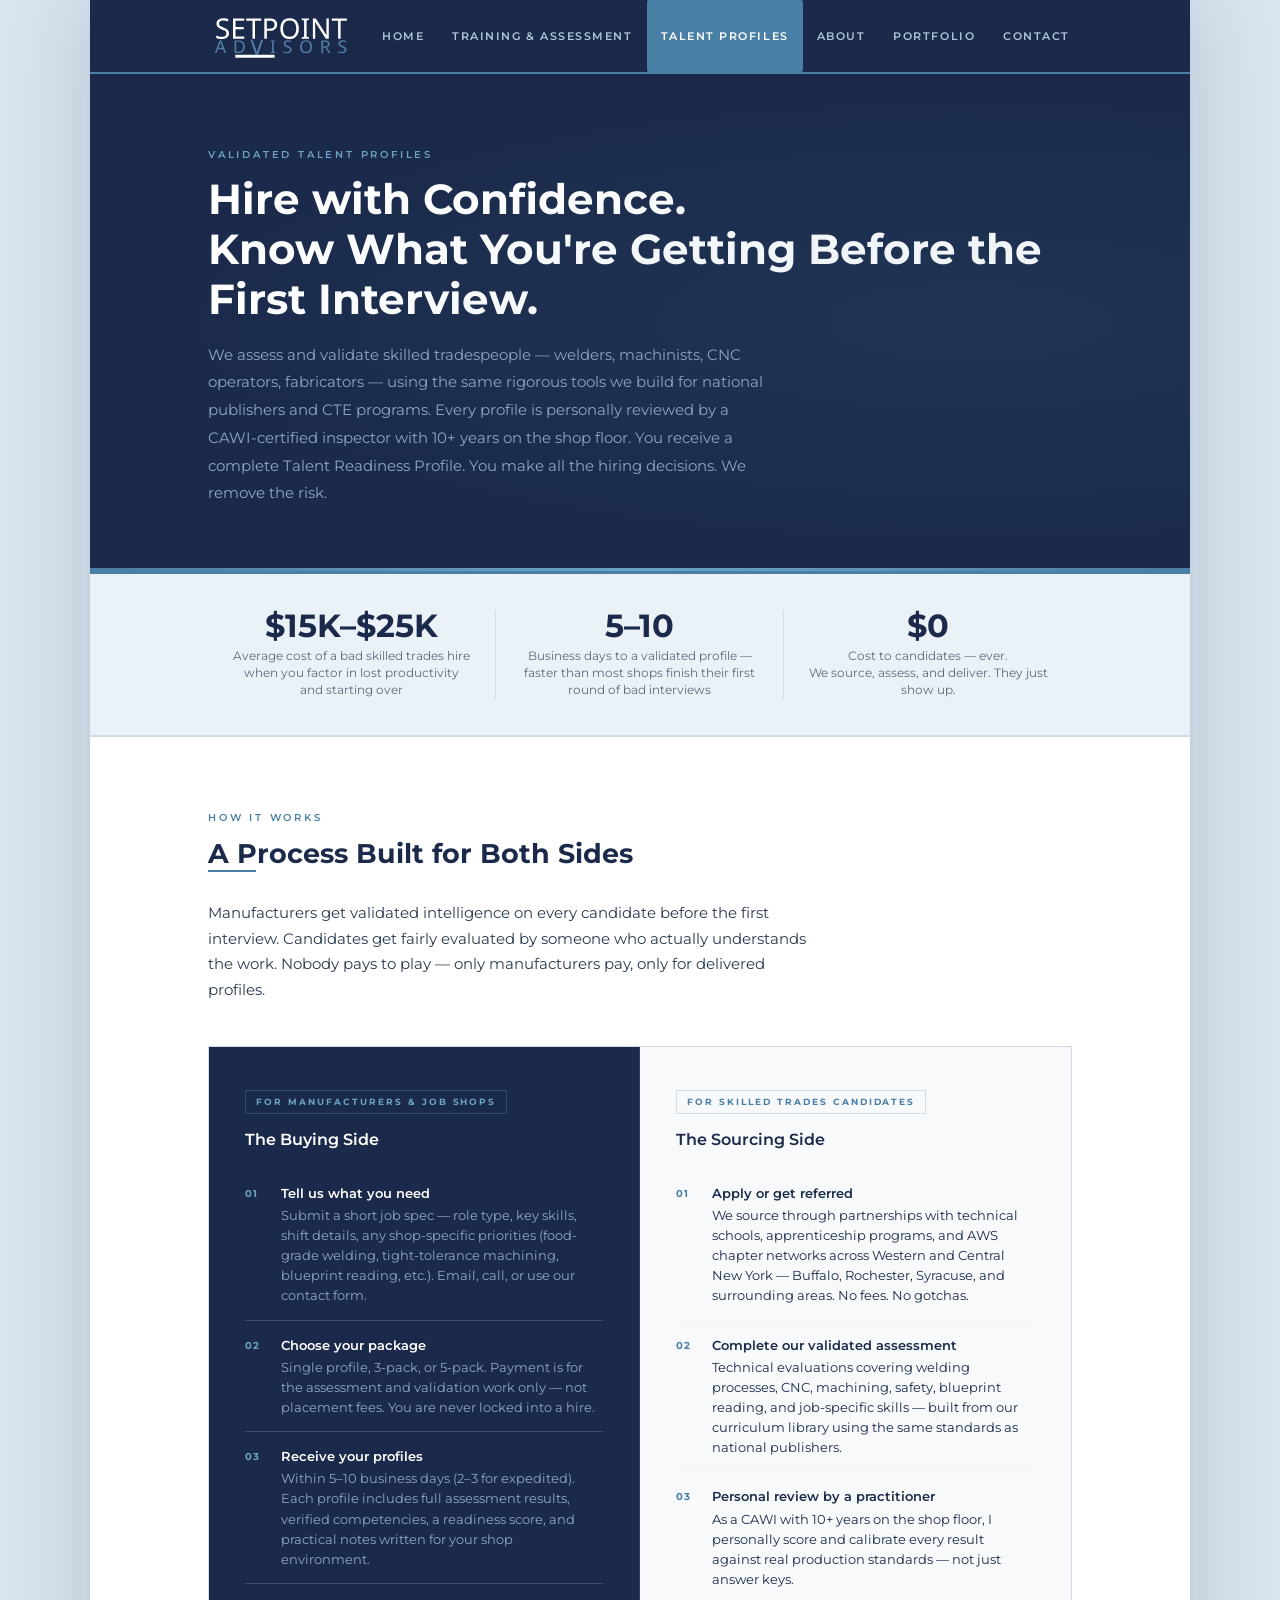
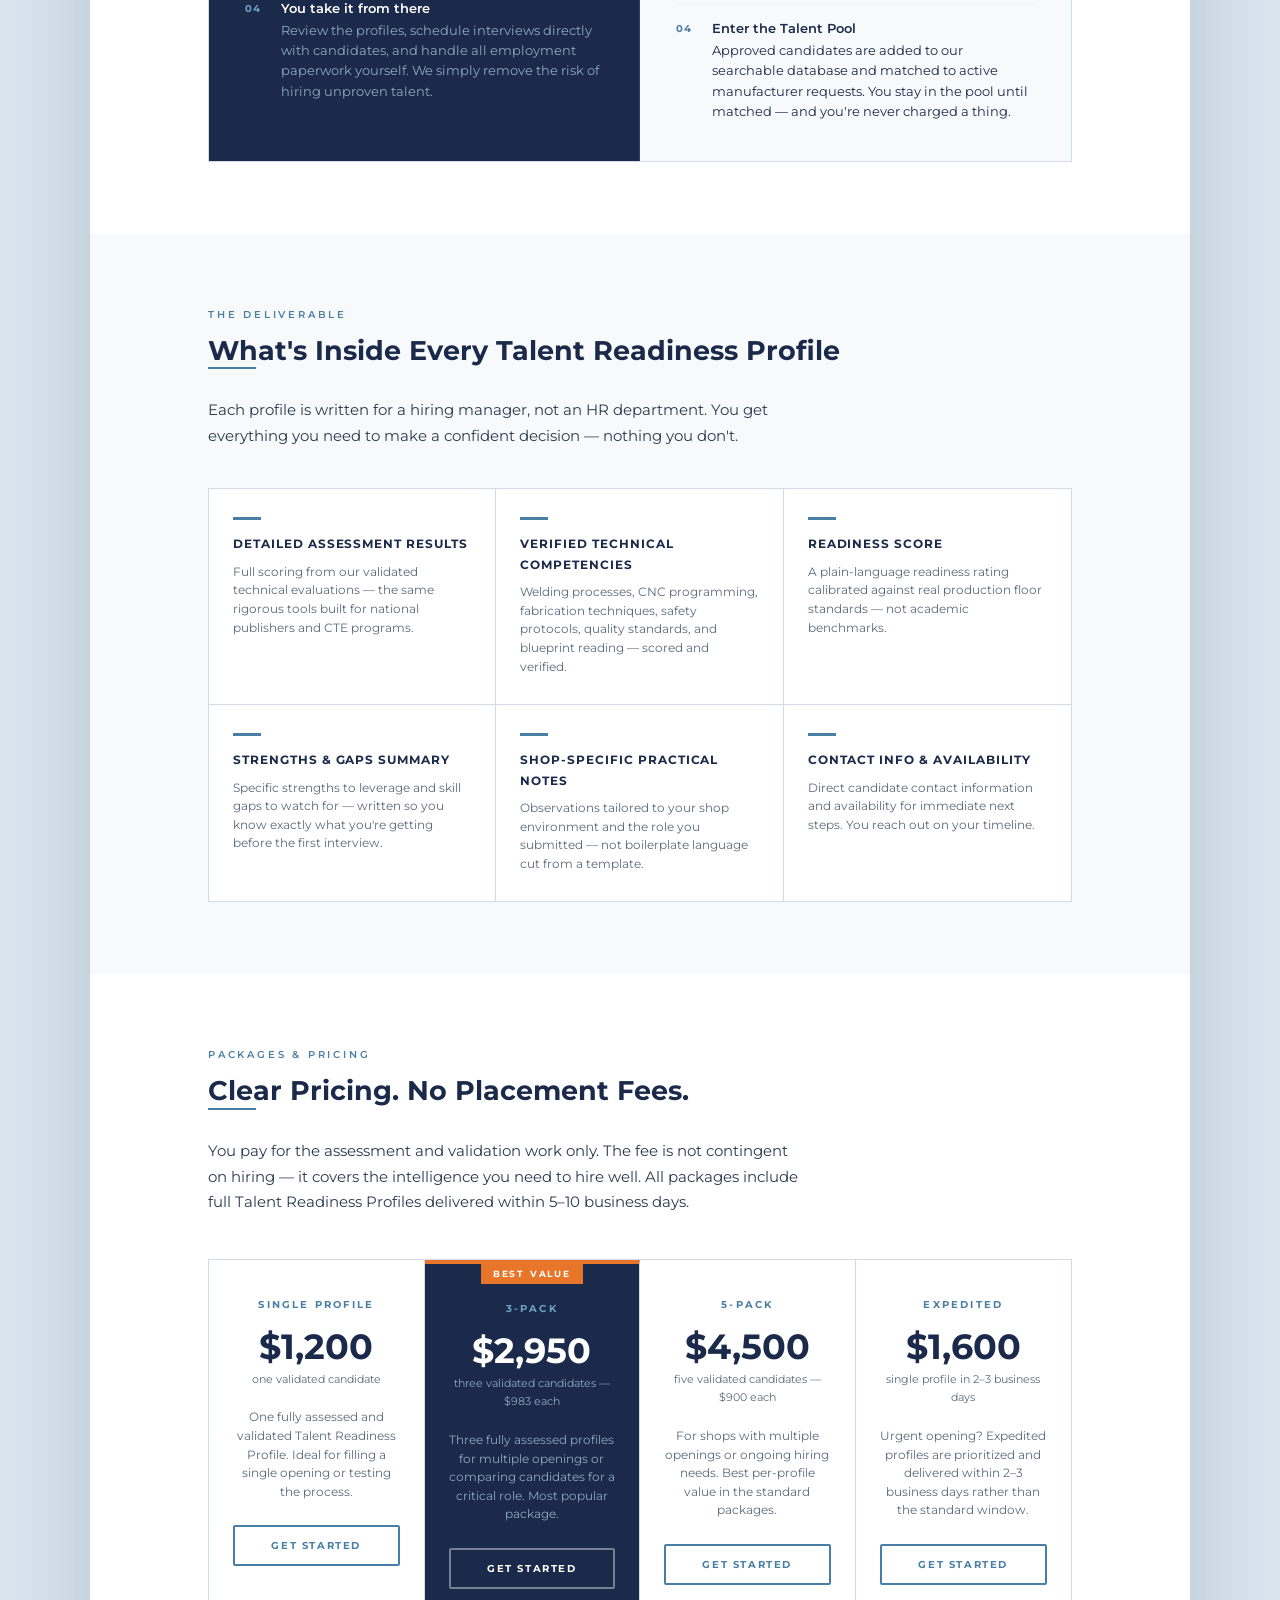
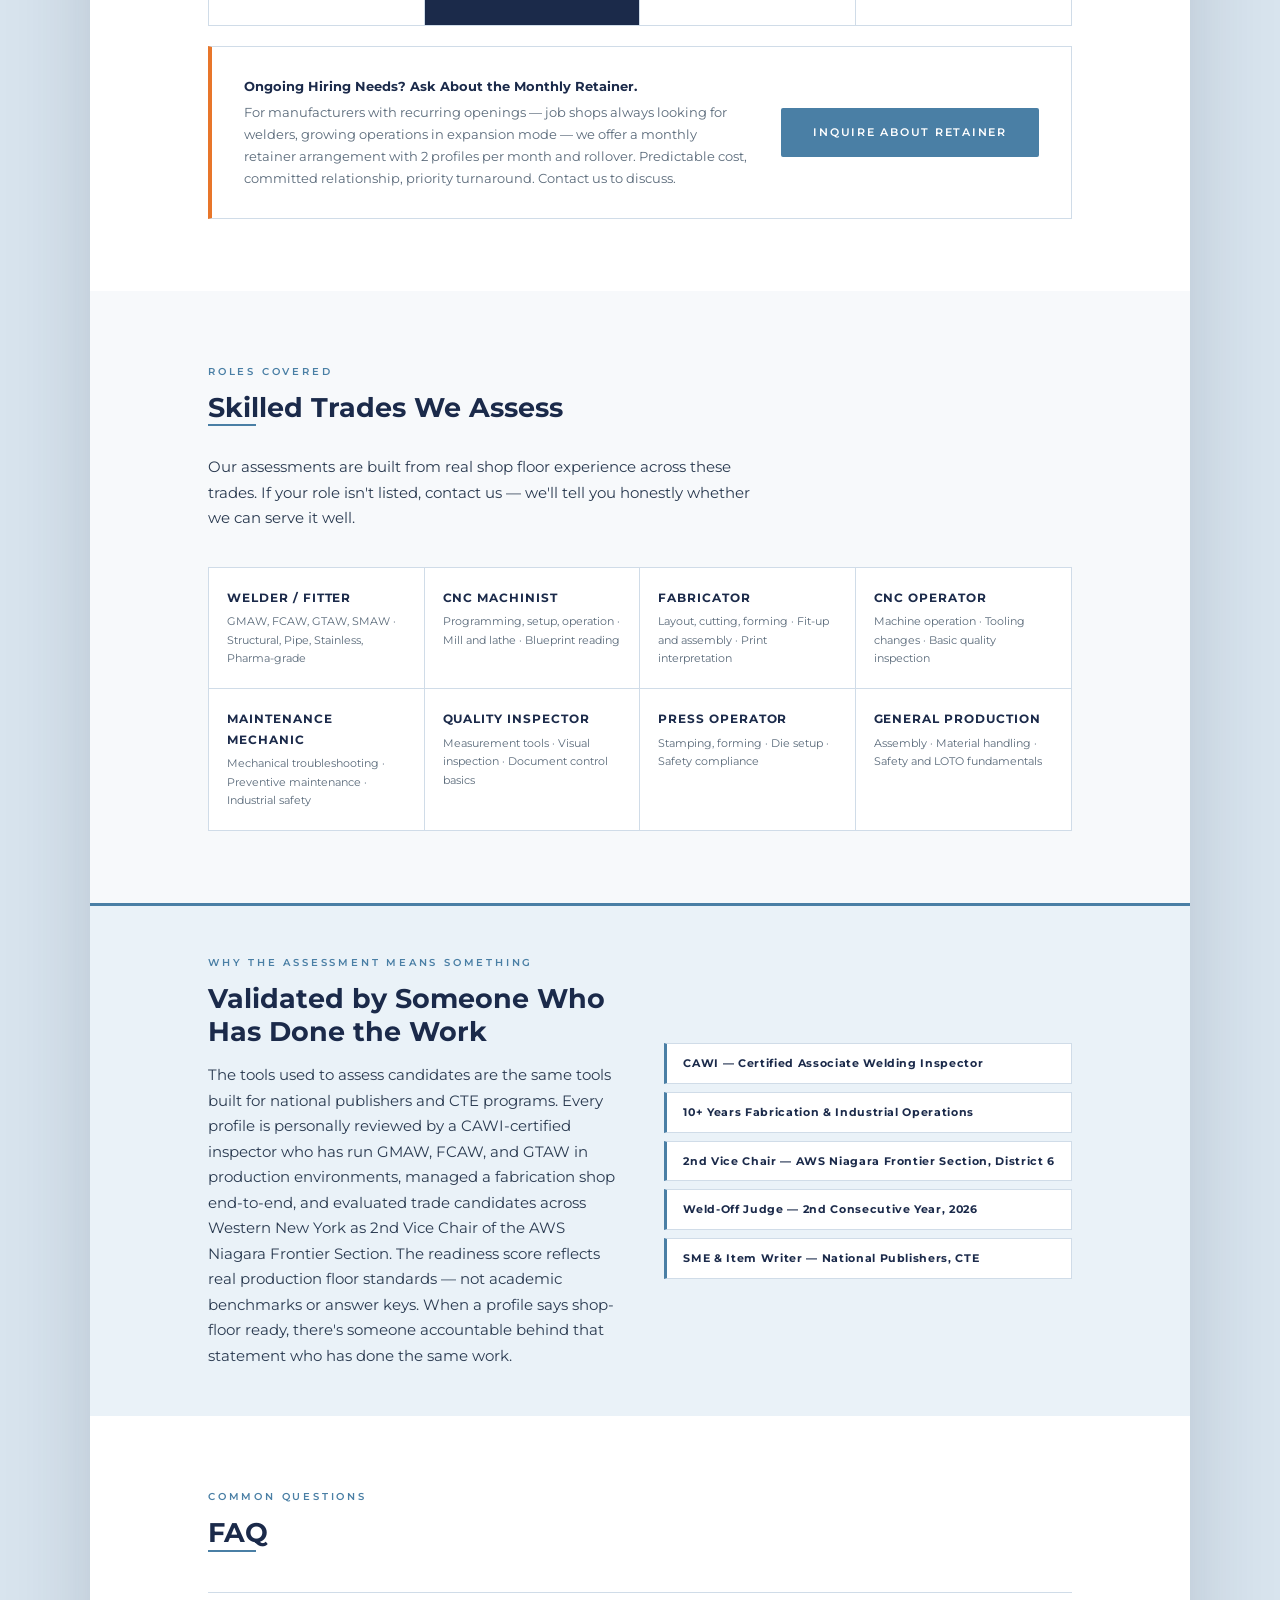
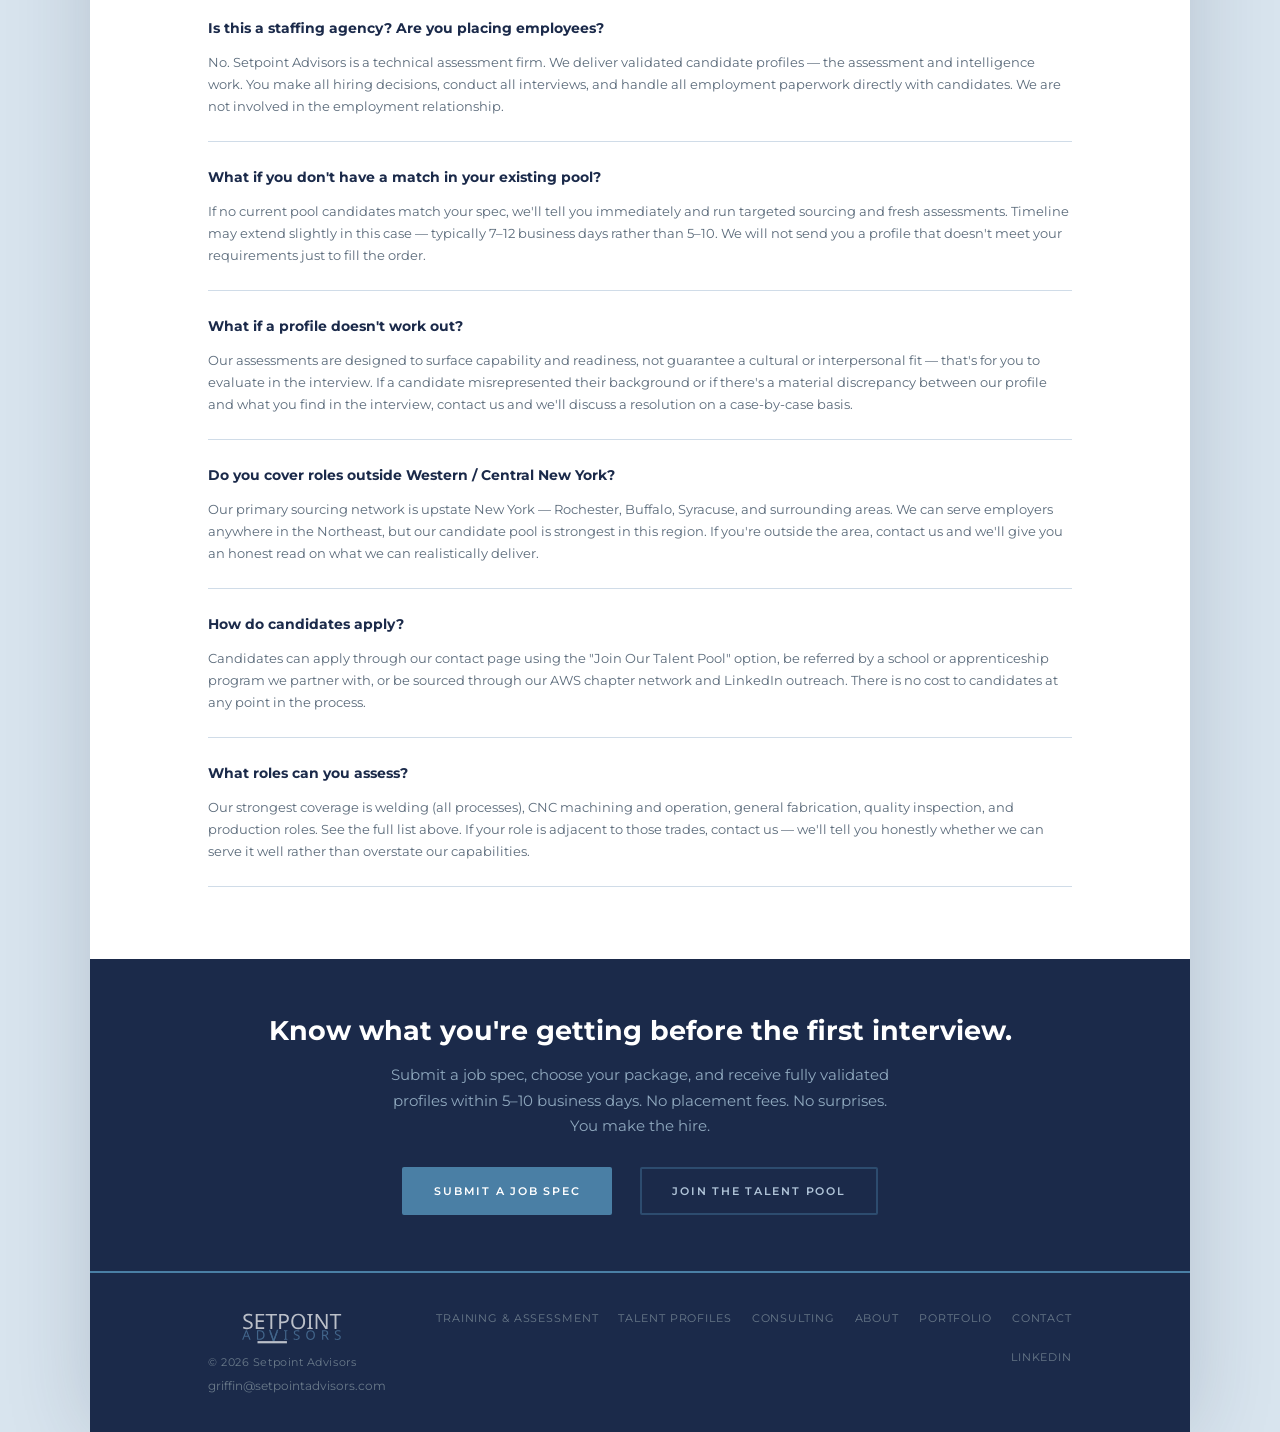
<file: talent.html>
<!DOCTYPE html>
<html lang="en">
<head>
  <meta charset="UTF-8"><meta name="viewport" content="width=device-width, initial-scale=1.0">
  <meta name="description" content="Setpoint Advisors Talent Profiles — validated, shop-floor-ready candidate assessments for manufacturers hiring welders, machinists, CNC operators, and fabricators. You make the hire. We remove the risk.">
  <meta name="keywords" content="skilled trades hiring, welder assessment, machinist vetting, CNC operator profiles, manufacturing talent, validated candidate profiles, Buffalo NY, upstate New York">
  <meta name="author" content="Griffin McGuire, Setpoint Advisors">
  <title>Validated Talent Profiles | Setpoint Advisors</title>
  <link rel="stylesheet" href="/style.css">
  <style>

    /* PAGE HEADER */
    .page-header {
      background: var(--navy); padding: 72px 0 64px; position: relative; overflow: hidden;
    }
    .page-header::before {
      content: ''; position: absolute; inset: 0;
      background: radial-gradient(ellipse at 80% 50%, rgba(74,127,165,0.12) 0%, transparent 65%);
      pointer-events: none;
    }
    .page-header::after {
      content: ''; position: absolute; bottom: 0; left: 0; right: 0; height: 3px;
      background: linear-gradient(90deg, var(--steel) 0%, var(--steel-light) 50%, var(--steel) 100%);
    }
    .page-header h1 { color: var(--white); margin-bottom: 16px; }
    .page-header p { color: #8fa8be; max-width: 560px; margin-bottom: 0; font-size: 15px; line-height: 1.85; }

    /* STAT BANNER */
    .stat-banner {
      background: var(--steel-pale);
      border-bottom: 2px solid var(--border);
      padding: 36px 0;
    }
    .stat-banner-inner {
      display: grid;
      grid-template-columns: repeat(3, 1fr);
      gap: 0;
      text-align: center;
    }
    .stat-banner-item {
      padding: 0 24px;
      border-right: 1px solid var(--border);
    }
    .stat-banner-item:last-child { border-right: none; }
    .stat-banner-num {
      font-size: 2rem; font-weight: 700; color: var(--navy); line-height: 1; margin-bottom: 6px;
    }
    .stat-banner-label {
      font-size: 12px; color: var(--muted); line-height: 1.4;
    }

    /* HOW IT WORKS — AUDIENCE SPLIT */
    .audience-split {
      display: grid;
      grid-template-columns: 1fr 1fr;
      gap: 0;
      border: 1px solid var(--border);
      margin-top: 44px;
    }
    .audience-panel {
      padding: 40px 36px;
    }
    .audience-panel.panel-employer {
      background: var(--navy);
      border-right: 1px solid rgba(74,127,165,0.3);
    }
    .audience-panel.panel-employer h3 { color: var(--white); margin-bottom: 20px; }
    .audience-panel.panel-employer p { color: #8fa8be; font-size: 13px; }
    .audience-panel.panel-employer .serve-tag { color: var(--steel-light); border-color: rgba(74,127,165,0.4); }
    .audience-panel.panel-candidate {
      background: var(--off-white);
    }
    .audience-panel.panel-candidate h3 { margin-bottom: 20px; }
    .audience-panel.panel-candidate .serve-tag { color: var(--steel); border-color: var(--border); }

    .process-steps { list-style: none; padding: 0; margin: 0; counter-reset: steps; }
    .process-step {
      display: flex; gap: 16px; align-items: flex-start;
      padding: 14px 0; border-bottom: 1px solid rgba(208,220,232,0.2);
      counter-increment: steps;
    }
    .process-step:last-child { border-bottom: none; padding-bottom: 0; }
    .step-num {
      font-size: 10px; font-weight: 700; letter-spacing: 0.12em;
      color: var(--steel-light); min-width: 20px; padding-top: 2px;
    }
    .audience-panel.panel-candidate .step-num { color: var(--steel); }
    .step-text {
      font-size: 13px; line-height: 1.55;
    }
    .audience-panel.panel-employer .step-text { color: #8fa8be; }
    .step-text strong { display: block; font-weight: 600; margin-bottom: 2px; }
    .audience-panel.panel-employer .step-text strong { color: var(--white); }
    .audience-panel.panel-candidate .step-text strong { color: var(--navy); }

    /* WHAT'S IN A PROFILE */
    .profile-contents {
      display: grid;
      grid-template-columns: repeat(3, 1fr);
      gap: 0;
      margin-top: 40px;
      border: 1px solid var(--border);
    }
    .profile-item {
      padding: 28px 24px;
      border-right: 1px solid var(--border);
      border-bottom: 1px solid var(--border);
      background: var(--white);
    }
    .profile-item:nth-child(3n) { border-right: none; }
    .profile-item:nth-last-child(-n+3) { border-bottom: none; }
    .profile-item-icon {
      width: 28px; height: 3px; background: var(--steel); margin-bottom: 14px;
    }
    .profile-item h4 {
      font-size: 12px; font-weight: 700; color: var(--navy);
      text-transform: uppercase; letter-spacing: 0.08em; margin-bottom: 8px;
    }
    .profile-item p {
      font-size: 12px; color: var(--muted); margin: 0; line-height: 1.55;
    }

    /* PRICING */
    .pricing-grid {
      display: grid;
      grid-template-columns: repeat(4, 1fr);
      gap: 0;
      margin-top: 44px;
      border: 1px solid var(--border);
    }
    .pricing-card {
      padding: 36px 24px;
      border-right: 1px solid var(--border);
      background: var(--white);
      text-align: center;
      position: relative;
      transition: background 0.18s;
    }
    .pricing-card:last-child { border-right: none; }
    .pricing-card:hover { background: var(--steel-pale); }
    .pricing-card.featured {
      background: var(--navy);
      border-top: 4px solid var(--orange);
    }
    .pricing-card.featured:hover { background: var(--mid); }
    .featured-label {
      position: absolute; top: -1px; left: 50%; transform: translateX(-50%);
      background: var(--orange); color: var(--white);
      font-size: 9px; font-weight: 700; letter-spacing: 0.2em;
      text-transform: uppercase; padding: 3px 12px;
    }
    .pkg-name {
      font-size: 10px; font-weight: 700; letter-spacing: 0.22em;
      text-transform: uppercase; color: var(--steel); margin-bottom: 16px; display: block;
    }
    .pricing-card.featured .pkg-name { color: var(--steel-light); }
    .pkg-price {
      font-size: 2.2rem; font-weight: 700; color: var(--navy);
      line-height: 1; display: block; margin-bottom: 6px;
    }
    .pricing-card.featured .pkg-price { color: var(--white); }
    .pkg-unit {
      font-size: 11px; color: var(--muted); margin-bottom: 20px; display: block;
    }
    .pricing-card.featured .pkg-unit { color: #8fa8be; }
    .pkg-desc {
      font-size: 12px; color: var(--muted); line-height: 1.55; margin-bottom: 24px;
    }
    .pricing-card.featured .pkg-desc { color: #8fa8be; }
    .pkg-cta {
      display: inline-block; width: 100%; padding: 10px 0;
      font-size: 10px; font-weight: 700; letter-spacing: 0.16em;
      text-transform: uppercase; border: 2px solid var(--steel);
      color: var(--steel); background: transparent;
      transition: all 0.18s; border-radius: 2px;
    }
    .pkg-cta:hover { background: var(--steel); color: var(--white); }
    .pricing-card.featured .pkg-cta {
      border-color: rgba(255,255,255,0.4); color: var(--white);
    }
    .pricing-card.featured .pkg-cta:hover {
      background: rgba(255,255,255,0.15); border-color: var(--white);
    }

    /* RETAINER CALLOUT */
    .retainer-strip {
      margin-top: 20px;
      padding: 28px 32px;
      border: 1px solid var(--border);
      border-left: 4px solid var(--orange);
      background: var(--white);
      display: flex; align-items: center; justify-content: space-between; gap: 32px;
    }
    .retainer-strip h4 {
      font-size: 13px; font-weight: 700; color: var(--navy); margin-bottom: 4px;
    }
    .retainer-strip p { margin: 0; font-size: 13px; color: var(--muted); }
    .retainer-strip .btn { white-space: nowrap; flex-shrink: 0; }

    /* ROLES WE COVER */
    .roles-grid {
      display: grid; grid-template-columns: repeat(4, 1fr);
      gap: 0; margin-top: 36px; border: 1px solid var(--border);
    }
    .role-card {
      padding: 20px 18px; border-right: 1px solid var(--border);
      border-bottom: 1px solid var(--border); background: var(--white);
    }
    .role-card:nth-child(4n) { border-right: none; }
    .role-card:nth-last-child(-n+4) { border-bottom: none; }
    .role-name {
      font-size: 12px; font-weight: 700; color: var(--navy);
      text-transform: uppercase; letter-spacing: 0.08em; margin-bottom: 4px;
    }
    .role-skills { font-size: 11px; color: var(--muted); }

    /* CREDENTIAL CALLOUT */
    .cred-callout {
      background: var(--steel-pale);
      border-top: 3px solid var(--steel);
      padding: 48px 0;
    }
    .cred-callout-inner {
      display: grid; grid-template-columns: 1fr auto; gap: 48px; align-items: center;
    }
    .cred-callout h2 { margin-bottom: 12px; }
    .cred-callout p { color: var(--mid); max-width: 520px; margin-bottom: 0; }
    .cred-badges-stacked { display: flex; flex-direction: column; gap: 8px; min-width: 200px; }
    .cred-badge-item {
      padding: 10px 16px; background: var(--white);
      border: 1px solid var(--border); border-left: 3px solid var(--steel);
      font-size: 11px; font-weight: 700; color: var(--navy); letter-spacing: 0.06em;
    }

    /* FAQ */
    .faq-list { margin-top: 40px; }
    .faq-item {
      border-bottom: 1px solid var(--border); padding: 24px 0;
    }
    .faq-item:first-child { border-top: 1px solid var(--border); }
    .faq-q {
      font-size: 14px; font-weight: 700; color: var(--navy); margin-bottom: 10px;
    }
    .faq-a { font-size: 13px; color: var(--muted); margin: 0; line-height: 1.7; }

    @media (max-width: 760px) {
      .stat-banner-inner { grid-template-columns: 1fr; gap: 24px; }
      .stat-banner-item { border-right: none; border-bottom: 1px solid var(--border); padding-bottom: 24px; }
      .stat-banner-item:last-child { border-bottom: none; }
      .audience-split { grid-template-columns: 1fr; }
      .audience-panel.panel-employer { border-right: none; border-bottom: 1px solid rgba(74,127,165,0.3); }
      .profile-contents { grid-template-columns: 1fr 1fr; }
      .profile-item:nth-child(3n) { border-right: 1px solid var(--border); }
      .profile-item:nth-child(2n) { border-right: none; }
      .pricing-grid { grid-template-columns: 1fr 1fr; }
      .pricing-card:nth-child(2n) { border-right: none; }
      .pricing-card { border-bottom: 1px solid var(--border); }
      .roles-grid { grid-template-columns: 1fr 1fr; }
      .role-card:nth-child(2n) { border-right: none; }
      .cred-callout-inner { grid-template-columns: 1fr; gap: 24px; }
      .retainer-strip { flex-direction: column; align-items: flex-start; }
    }
    @media (max-width: 480px) {
      .profile-contents { grid-template-columns: 1fr; }
      .pricing-grid { grid-template-columns: 1fr; }
      .pricing-card { border-right: none; }
      .roles-grid { grid-template-columns: 1fr; }
      .role-card { border-right: none; }
    }
  </style>
</head>
<body>
<div class="page-wrap">

<nav>
  <div class="nav-inner">
    <a class="nav-logo" href="/index.html">
      <img src="/logo.svg" alt="Setpoint Advisors" style="height:48px;width:auto;display:block;">
    </a>
    <button class="nav-toggle" id="navToggle" aria-label="Toggle navigation" aria-expanded="false">
      <span></span><span></span><span></span>
    </button>
    <ul class="nav-links" id="navLinks">
      <li><a href="/index.html">Home</a></li>
      <li><a href="/training/">Training &amp; Assessment</a></li>
      <li><a href="/talent.html" class="active">Talent Profiles</a></li>
      <li><a href="/about.html">About</a></li>
      <li><a href="/portfolio.html">Portfolio</a></li>
      <li><a href="/contact.html">Contact</a></li>
    </ul>
  </div>
</nav>

<!-- PAGE HEADER -->
<section class="page-header">
  <div class="container">
    <div class="section-label" style="color:var(--steel-light);">Validated Talent Profiles</div>
    <h1>Hire with Confidence.<br>Know What You're Getting Before the First Interview.</h1>
    <p>We assess and validate skilled tradespeople — welders, machinists, CNC operators, fabricators — using the same rigorous tools we build for national publishers and CTE programs. Every profile is personally reviewed by a CAWI-certified inspector with 10+ years on the shop floor. You receive a complete Talent Readiness Profile. You make all the hiring decisions. We remove the risk.</p>
  </div>
</section>

<!-- STAT BANNER -->
<div class="stat-banner">
  <div class="container">
    <div class="stat-banner-inner">
      <div class="stat-banner-item">
        <div class="stat-banner-num">$15K–$25K</div>
        <div class="stat-banner-label">Average cost of a bad skilled trades hire<br>when you factor in lost productivity and starting over</div>
      </div>
      <div class="stat-banner-item">
        <div class="stat-banner-num">5–10</div>
        <div class="stat-banner-label">Business days to a validated profile —<br>faster than most shops finish their first round of bad interviews</div>
      </div>
      <div class="stat-banner-item">
        <div class="stat-banner-num">$0</div>
        <div class="stat-banner-label">Cost to candidates — ever.<br>We source, assess, and deliver. They just show up.</div>
      </div>
    </div>
  </div>
</div>

<!-- HOW IT WORKS -->
<section>
  <div class="container">
    <div class="section-label">How It Works</div>
    <h2>A Process Built for Both Sides</h2>
    <div class="rule-accent"></div>
    <p style="max-width:600px;">Manufacturers get validated intelligence on every candidate before the first interview. Candidates get fairly evaluated by someone who actually understands the work. Nobody pays to play — only manufacturers pay, only for delivered profiles.</p>

    <div class="audience-split">

      <!-- EMPLOYER SIDE -->
      <div class="audience-panel panel-employer">
        <span class="serve-tag">For Manufacturers &amp; Job Shops</span>
        <h3>The Buying Side</h3>
        <ul class="process-steps">
          <li class="process-step">
            <span class="step-num">01</span>
            <div class="step-text">
              <strong>Tell us what you need</strong>
              Submit a short job spec — role type, key skills, shift details, any shop-specific priorities (food-grade welding, tight-tolerance machining, blueprint reading, etc.). Email, call, or use our contact form.
            </div>
          </li>
          <li class="process-step">
            <span class="step-num">02</span>
            <div class="step-text">
              <strong>Choose your package</strong>
              Single profile, 3-pack, or 5-pack. Payment is for the assessment and validation work only — not placement fees. You are never locked into a hire.
            </div>
          </li>
          <li class="process-step">
            <span class="step-num">03</span>
            <div class="step-text">
              <strong>Receive your profiles</strong>
              Within 5–10 business days (2–3 for expedited). Each profile includes full assessment results, verified competencies, a readiness score, and practical notes written for your shop environment.
            </div>
          </li>
          <li class="process-step">
            <span class="step-num">04</span>
            <div class="step-text">
              <strong>You take it from there</strong>
              Review the profiles, schedule interviews directly with candidates, and handle all employment paperwork yourself. We simply remove the risk of hiring unproven talent.
            </div>
          </li>
        </ul>
      </div>

      <!-- CANDIDATE SIDE -->
      <div class="audience-panel panel-candidate">
        <span class="serve-tag">For Skilled Trades Candidates</span>
        <h3>The Sourcing Side</h3>
        <ul class="process-steps">
          <li class="process-step">
            <span class="step-num">01</span>
            <div class="step-text">
              <strong>Apply or get referred</strong>
              We source through partnerships with technical schools, apprenticeship programs, and AWS chapter networks across Western and Central New York — Buffalo, Rochester, Syracuse, and surrounding areas. No fees. No gotchas.
            </div>
          </li>
          <li class="process-step">
            <span class="step-num">02</span>
            <div class="step-text">
              <strong>Complete our validated assessment</strong>
              Technical evaluations covering welding processes, CNC, machining, safety, blueprint reading, and job-specific skills — built from our curriculum library using the same standards as national publishers.
            </div>
          </li>
          <li class="process-step">
            <span class="step-num">03</span>
            <div class="step-text">
              <strong>Personal review by a practitioner</strong>
              As a CAWI with 10+ years on the shop floor, I personally score and calibrate every result against real production standards — not just answer keys.
            </div>
          </li>
          <li class="process-step">
            <span class="step-num">04</span>
            <div class="step-text">
              <strong>Enter the Talent Pool</strong>
              Approved candidates are added to our searchable database and matched to active manufacturer requests. You stay in the pool until matched — and you're never charged a thing.
            </div>
          </li>
        </ul>
      </div>

    </div>
  </div>
</section>

<!-- WHAT'S IN A PROFILE -->
<section class="alt">
  <div class="container">
    <div class="section-label">The Deliverable</div>
    <h2>What's Inside Every Talent Readiness Profile</h2>
    <div class="rule-accent"></div>
    <p style="max-width:600px;">Each profile is written for a hiring manager, not an HR department. You get everything you need to make a confident decision — nothing you don't.</p>

    <div class="profile-contents">
      <div class="profile-item">
        <div class="profile-item-icon"></div>
        <h4>Detailed Assessment Results</h4>
        <p>Full scoring from our validated technical evaluations — the same rigorous tools built for national publishers and CTE programs.</p>
      </div>
      <div class="profile-item">
        <div class="profile-item-icon"></div>
        <h4>Verified Technical Competencies</h4>
        <p>Welding processes, CNC programming, fabrication techniques, safety protocols, quality standards, and blueprint reading — scored and verified.</p>
      </div>
      <div class="profile-item">
        <div class="profile-item-icon"></div>
        <h4>Readiness Score</h4>
        <p>A plain-language readiness rating calibrated against real production floor standards — not academic benchmarks.</p>
      </div>
      <div class="profile-item">
        <div class="profile-item-icon"></div>
        <h4>Strengths &amp; Gaps Summary</h4>
        <p>Specific strengths to leverage and skill gaps to watch for — written so you know exactly what you're getting before the first interview.</p>
      </div>
      <div class="profile-item">
        <div class="profile-item-icon"></div>
        <h4>Shop-Specific Practical Notes</h4>
        <p>Observations tailored to your shop environment and the role you submitted — not boilerplate language cut from a template.</p>
      </div>
      <div class="profile-item">
        <div class="profile-item-icon"></div>
        <h4>Contact Info &amp; Availability</h4>
        <p>Direct candidate contact information and availability for immediate next steps. You reach out on your timeline.</p>
      </div>
    </div>
  </div>
</section>

<!-- PRICING -->
<section>
  <div class="container">
    <div class="section-label">Packages &amp; Pricing</div>
    <h2>Clear Pricing. No Placement Fees.</h2>
    <div class="rule-accent"></div>
    <p style="max-width:600px;">You pay for the assessment and validation work only. The fee is not contingent on hiring — it covers the intelligence you need to hire well. All packages include full Talent Readiness Profiles delivered within 5–10 business days.</p>

    <div class="pricing-grid">

      <div class="pricing-card">
        <span class="pkg-name">Single Profile</span>
        <span class="pkg-price">$1,200</span>
        <span class="pkg-unit">one validated candidate</span>
        <p class="pkg-desc">One fully assessed and validated Talent Readiness Profile. Ideal for filling a single opening or testing the process.</p>
        <a href="/contact.html?pkg=single" class="pkg-cta">Get Started</a>
      </div>

      <div class="pricing-card featured">
        <span class="featured-label">Best Value</span>
        <span class="pkg-name">3-Pack</span>
        <span class="pkg-price">$2,950</span>
        <span class="pkg-unit">three validated candidates — $983 each</span>
        <p class="pkg-desc">Three fully assessed profiles for multiple openings or comparing candidates for a critical role. Most popular package.</p>
        <a href="/contact.html?pkg=3pack" class="pkg-cta">Get Started</a>
      </div>

      <div class="pricing-card">
        <span class="pkg-name">5-Pack</span>
        <span class="pkg-price">$4,500</span>
        <span class="pkg-unit">five validated candidates — $900 each</span>
        <p class="pkg-desc">For shops with multiple openings or ongoing hiring needs. Best per-profile value in the standard packages.</p>
        <a href="/contact.html?pkg=5pack" class="pkg-cta">Get Started</a>
      </div>

      <div class="pricing-card">
        <span class="pkg-name">Expedited</span>
        <span class="pkg-price">$1,600</span>
        <span class="pkg-unit">single profile in 2–3 business days</span>
        <p class="pkg-desc">Urgent opening? Expedited profiles are prioritized and delivered within 2–3 business days rather than the standard window.</p>
        <a href="/contact.html?pkg=expedited" class="pkg-cta">Get Started</a>
      </div>

    </div>

    <!-- RETAINER -->
    <div class="retainer-strip">
      <div>
        <h4>Ongoing Hiring Needs? Ask About the Monthly Retainer.</h4>
        <p>For manufacturers with recurring openings — job shops always looking for welders, growing operations in expansion mode — we offer a monthly retainer arrangement with 2 profiles per month and rollover. Predictable cost, committed relationship, priority turnaround. Contact us to discuss.</p>
      </div>
      <a href="/contact.html?pkg=retainer" class="btn btn-primary">Inquire About Retainer</a>
    </div>
  </div>
</section>

<!-- ROLES WE COVER -->
<section class="alt">
  <div class="container">
    <div class="section-label">Roles Covered</div>
    <h2>Skilled Trades We Assess</h2>
    <div class="rule-accent"></div>
    <p style="max-width:560px;">Our assessments are built from real shop floor experience across these trades. If your role isn't listed, contact us — we'll tell you honestly whether we can serve it well.</p>

    <div class="roles-grid">
      <div class="role-card">
        <div class="role-name">Welder / Fitter</div>
        <div class="role-skills">GMAW, FCAW, GTAW, SMAW · Structural, Pipe, Stainless, Pharma-grade</div>
      </div>
      <div class="role-card">
        <div class="role-name">CNC Machinist</div>
        <div class="role-skills">Programming, setup, operation · Mill and lathe · Blueprint reading</div>
      </div>
      <div class="role-card">
        <div class="role-name">Fabricator</div>
        <div class="role-skills">Layout, cutting, forming · Fit-up and assembly · Print interpretation</div>
      </div>
      <div class="role-card">
        <div class="role-name">CNC Operator</div>
        <div class="role-skills">Machine operation · Tooling changes · Basic quality inspection</div>
      </div>
      <div class="role-card">
        <div class="role-name">Maintenance Mechanic</div>
        <div class="role-skills">Mechanical troubleshooting · Preventive maintenance · Industrial safety</div>
      </div>
      <div class="role-card">
        <div class="role-name">Quality Inspector</div>
        <div class="role-skills">Measurement tools · Visual inspection · Document control basics</div>
      </div>
      <div class="role-card">
        <div class="role-name">Press Operator</div>
        <div class="role-skills">Stamping, forming · Die setup · Safety compliance</div>
      </div>
      <div class="role-card">
        <div class="role-name">General Production</div>
        <div class="role-skills">Assembly · Material handling · Safety and LOTO fundamentals</div>
      </div>
    </div>
  </div>
</section>

<!-- CREDENTIAL CALLOUT -->
<div class="cred-callout">
  <div class="container">
    <div class="cred-callout-inner">
      <div>
        <div class="section-label">Why the Assessment Means Something</div>
        <h2>Validated by Someone Who Has Done the Work</h2>
        <p style="margin-top:14px;">The tools used to assess candidates are the same tools built for national publishers and CTE programs. Every profile is personally reviewed by a CAWI-certified inspector who has run GMAW, FCAW, and GTAW in production environments, managed a fabrication shop end-to-end, and evaluated trade candidates across Western New York as 2nd Vice Chair of the AWS Niagara Frontier Section. The readiness score reflects real production floor standards — not academic benchmarks or answer keys. When a profile says shop-floor ready, there's someone accountable behind that statement who has done the same work.</p>
      </div>
      <div class="cred-badges-stacked">
        <div class="cred-badge-item">CAWI — Certified Associate Welding Inspector</div>
        <div class="cred-badge-item">10+ Years Fabrication &amp; Industrial Operations</div>
        <div class="cred-badge-item">2nd Vice Chair — AWS Niagara Frontier Section, District 6</div>
        <div class="cred-badge-item">Weld-Off Judge — 2nd Consecutive Year, 2026</div>
        <div class="cred-badge-item">SME &amp; Item Writer — National Publishers, CTE</div>
      </div>
    </div>
  </div>
</div>

<!-- FAQ -->
<section>
  <div class="container">
    <div class="section-label">Common Questions</div>
    <h2>FAQ</h2>
    <div class="rule-accent"></div>

    <div class="faq-list">
      <div class="faq-item">
        <div class="faq-q">Is this a staffing agency? Are you placing employees?</div>
        <p class="faq-a">No. Setpoint Advisors is a technical assessment firm. We deliver validated candidate profiles — the assessment and intelligence work. You make all hiring decisions, conduct all interviews, and handle all employment paperwork directly with candidates. We are not involved in the employment relationship.</p>
      </div>
      <div class="faq-item">
        <div class="faq-q">What if you don't have a match in your existing pool?</div>
        <p class="faq-a">If no current pool candidates match your spec, we'll tell you immediately and run targeted sourcing and fresh assessments. Timeline may extend slightly in this case — typically 7–12 business days rather than 5–10. We will not send you a profile that doesn't meet your requirements just to fill the order.</p>
      </div>
      <div class="faq-item">
        <div class="faq-q">What if a profile doesn't work out?</div>
        <p class="faq-a">Our assessments are designed to surface capability and readiness, not guarantee a cultural or interpersonal fit — that's for you to evaluate in the interview. If a candidate misrepresented their background or if there's a material discrepancy between our profile and what you find in the interview, contact us and we'll discuss a resolution on a case-by-case basis.</p>
      </div>
      <div class="faq-item">
        <div class="faq-q">Do you cover roles outside Western / Central New York?</div>
        <p class="faq-a">Our primary sourcing network is upstate New York — Rochester, Buffalo, Syracuse, and surrounding areas. We can serve employers anywhere in the Northeast, but our candidate pool is strongest in this region. If you're outside the area, contact us and we'll give you an honest read on what we can realistically deliver.</p>
      </div>
      <div class="faq-item">
        <div class="faq-q">How do candidates apply?</div>
        <p class="faq-a">Candidates can apply through our contact page using the "Join Our Talent Pool" option, be referred by a school or apprenticeship program we partner with, or be sourced through our AWS chapter network and LinkedIn outreach. There is no cost to candidates at any point in the process.</p>
      </div>
      <div class="faq-item">
        <div class="faq-q">What roles can you assess?</div>
        <p class="faq-a">Our strongest coverage is welding (all processes), CNC machining and operation, general fabrication, quality inspection, and production roles. See the full list above. If your role is adjacent to those trades, contact us — we'll tell you honestly whether we can serve it well rather than overstate our capabilities.</p>
      </div>
    </div>
  </div>
</section>

<!-- CALLOUT -->
<section class="callout-strip">
  <div class="container">
    <h2>Know what you're getting before the first interview.</h2>
    <p>Submit a job spec, choose your package, and receive fully validated profiles within 5–10 business days. No placement fees. No surprises. You make the hire.</p>
    <div style="display:flex;gap:14px;justify-content:center;flex-wrap:wrap;margin-top:28px;">
      <a href="/contact.html?inquiry=talent" class="btn btn-primary">Submit a Job Spec</a>
      <a href="/contact.html?inquiry=candidate" class="btn btn-outline">Join the Talent Pool</a>
    </div>
  </div>
</section>

<footer>
  <div class="footer-inner">
    <div class="footer-brand">
      <img src="/logo.svg" alt="Setpoint Advisors" style="height:36px;width:auto;opacity:0.7;margin-bottom:8px;">
      <span class="footer-copy">&copy; 2026 Setpoint Advisors</span>
      <a href="mailto:griffin@setpointadvisors.com" class="footer-email">griffin@setpointadvisors.com</a>
    </div>
    <div class="footer-links">
      <a href="/training/">Training &amp; Assessment</a>
      <a href="/talent.html">Talent Profiles</a>
      <a href="/consulting/">Consulting</a>
      <a href="/about.html">About</a>
      <a href="/portfolio.html">Portfolio</a>
      <a href="/contact.html">Contact</a>
      <a href="https://www.linkedin.com/in/griffinmcguire/" target="_blank" rel="noopener">LinkedIn</a>
    </div>
  </div>
</footer>
</div>

<script>
  const toggle = document.getElementById('navToggle');
  const links  = document.getElementById('navLinks');
  toggle.addEventListener('click', function() {
    const open = links.classList.toggle('open');
    toggle.classList.toggle('open', open);
    toggle.setAttribute('aria-expanded', open);
  });
  links.querySelectorAll('a').forEach(function(a) {
    a.addEventListener('click', function() {
      links.classList.remove('open');
      toggle.classList.remove('open');
      toggle.setAttribute('aria-expanded', false);
    });
  });
</script>
</body>
</html>
</file>
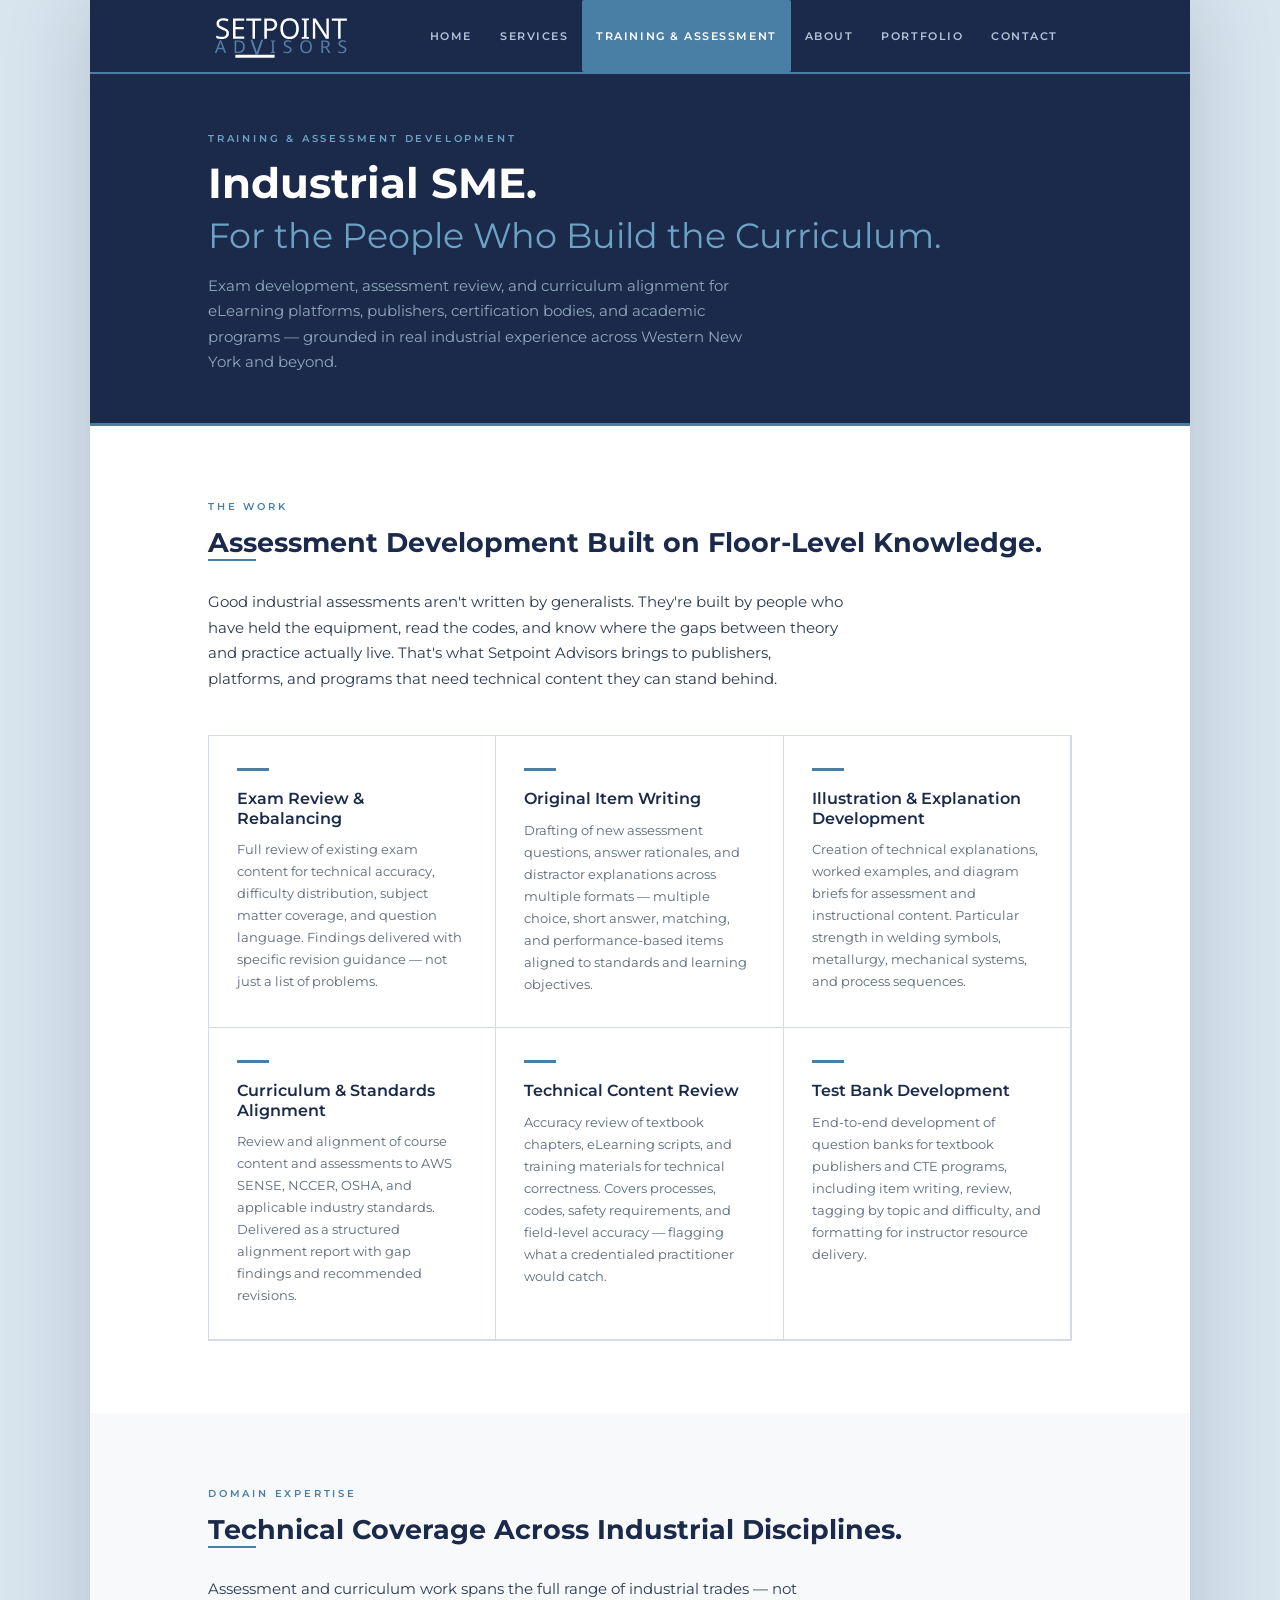
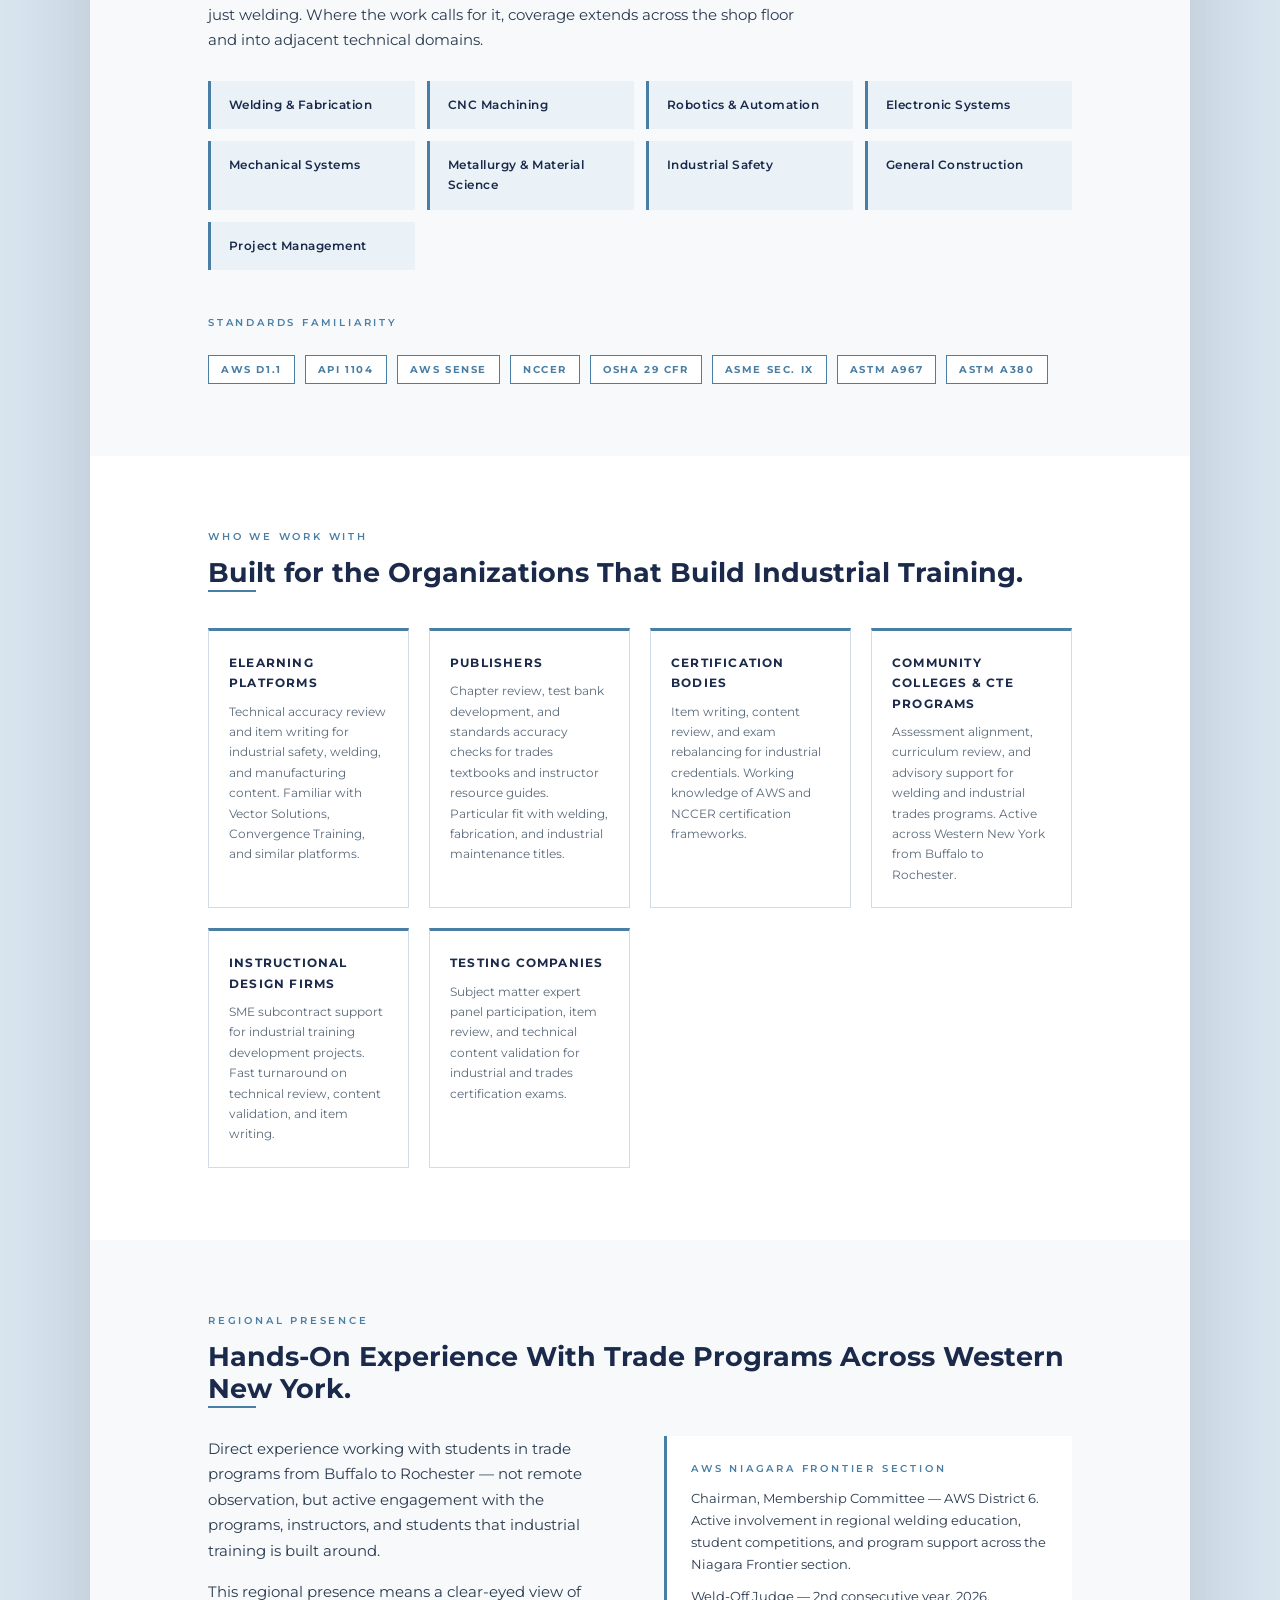
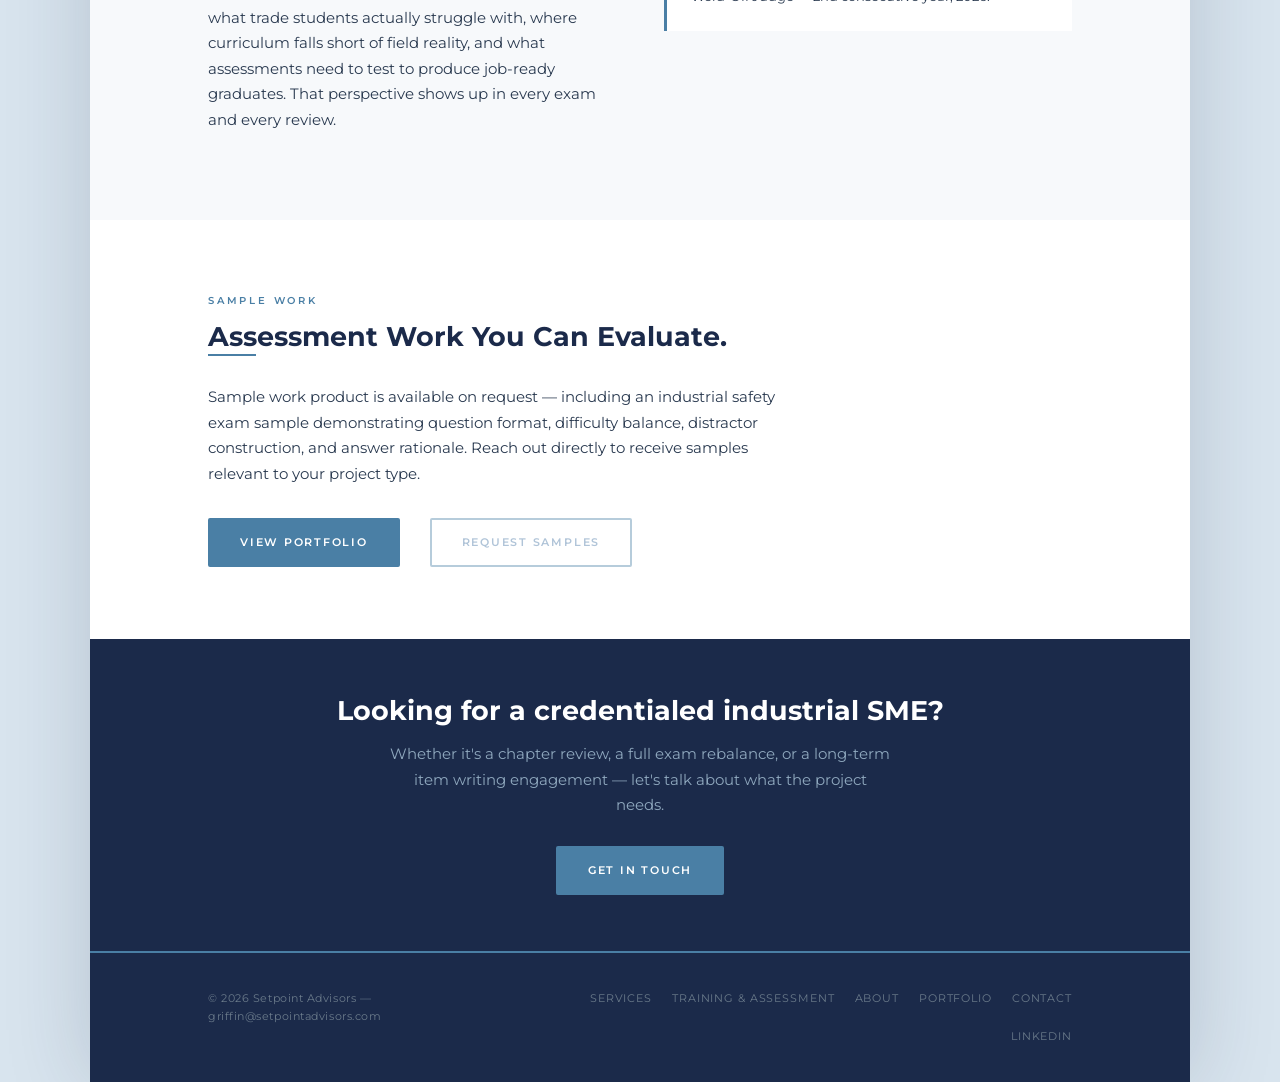
<file: training.html>
<!DOCTYPE html>
<html lang="en">
<head>
  <meta charset="UTF-8">
  <meta name="viewport" content="width=device-width, initial-scale=1.0">
  <meta name="description" content="Setpoint Advisors — Industrial SME and assessment development services for eLearning platforms, publishers, certification bodies, and academic programs. Welding, CNC, robotics, metallurgy, and more.">
  <meta name="keywords" content="industrial SME, welding exam development, assessment writing, eLearning SME, NCCER, AWS SENSE, CTE curriculum, item writing, Griffin McGuire, Setpoint Advisors">
  <meta name="author" content="Griffin McGuire, Setpoint Advisors">
  <title>Training & Assessment Development | Setpoint Advisors</title>
  <link rel="stylesheet" href="style.css">
</head>
<body>
<div class="page-wrap">

<nav>
  <div class="nav-inner">
    <a class="nav-logo" href="index.html"><img src="logo.svg" alt="Setpoint Advisors" style="height:48px;width:auto;display:block;"></a>
    <button class="nav-toggle" id="navToggle" aria-label="Toggle navigation" aria-expanded="false">
      <span></span><span></span><span></span>
    </button>
    <ul class="nav-links" id="navLinks">
      <li><a href="index.html">Home</a></li>
      <li><a href="services.html">Services</a></li>
      <li><a href="training.html" class="active">Training & Assessment</a></li>
      <li><a href="about.html">About</a></li>
      <li><a href="portfolio.html">Portfolio</a></li>
      <li><a href="contact.html">Contact</a></li>
    </ul>
  </div>
</nav>

<!-- PAGE HEADER -->
<section class="page-header">
  <div class="container">
    <div class="section-label" style="color:var(--steel-light);">Training & Assessment Development</div>
    <h1>Industrial SME.<br><span style="color:var(--steel-light);font-size:0.85em;font-weight:400;">For the People Who Build the Curriculum.</span></h1>
    <p>Exam development, assessment review, and curriculum alignment for eLearning platforms, publishers, certification bodies, and academic programs — grounded in real industrial experience across Western New York and beyond.</p>
  </div>
</section>

<!-- WHAT THIS PRACTICE DOES -->
<section>
  <div class="container">
    <div class="section-label">The Work</div>
    <h2>Assessment Development Built on Floor-Level Knowledge.</h2>
    <div class="rule-accent"></div>
    <p style="max-width:640px;">Good industrial assessments aren't written by generalists. They're built by people who have held the equipment, read the codes, and know where the gaps between theory and practice actually live. That's what Setpoint Advisors brings to publishers, platforms, and programs that need technical content they can stand behind.</p>

    <div class="capability-grid">
      <div class="capability-card">
        <div class="service-icon"></div>
        <h3>Exam Review & Rebalancing</h3>
        <p>Full review of existing exam content for technical accuracy, difficulty distribution, subject matter coverage, and question language. Findings delivered with specific revision guidance — not just a list of problems.</p>
      </div>
      <div class="capability-card">
        <div class="service-icon"></div>
        <h3>Original Item Writing</h3>
        <p>Drafting of new assessment questions, answer rationales, and distractor explanations across multiple formats — multiple choice, short answer, matching, and performance-based items aligned to standards and learning objectives.</p>
      </div>
      <div class="capability-card">
        <div class="service-icon"></div>
        <h3>Illustration & Explanation Development</h3>
        <p>Creation of technical explanations, worked examples, and diagram briefs for assessment and instructional content. Particular strength in welding symbols, metallurgy, mechanical systems, and process sequences.</p>
      </div>
      <div class="capability-card">
        <div class="service-icon"></div>
        <h3>Curriculum & Standards Alignment</h3>
        <p>Review and alignment of course content and assessments to AWS SENSE, NCCER, OSHA, and applicable industry standards. Delivered as a structured alignment report with gap findings and recommended revisions.</p>
      </div>
      <div class="capability-card">
        <div class="service-icon"></div>
        <h3>Technical Content Review</h3>
        <p>Accuracy review of textbook chapters, eLearning scripts, and training materials for technical correctness. Covers processes, codes, safety requirements, and field-level accuracy — flagging what a credentialed practitioner would catch.</p>
      </div>
      <div class="capability-card">
        <div class="service-icon"></div>
        <h3>Test Bank Development</h3>
        <p>End-to-end development of question banks for textbook publishers and CTE programs, including item writing, review, tagging by topic and difficulty, and formatting for instructor resource delivery.</p>
      </div>
    </div>
  </div>
</section>

<!-- DOMAIN EXPERTISE -->
<section class="alt">
  <div class="container">
    <div class="section-label">Domain Expertise</div>
    <h2>Technical Coverage Across Industrial Disciplines.</h2>
    <div class="rule-accent"></div>
    <p style="max-width:600px;">Assessment and curriculum work spans the full range of industrial trades — not just welding. Where the work calls for it, coverage extends across the shop floor and into adjacent technical domains.</p>

    <div class="domain-grid">
      <div class="domain-tag">Welding &amp; Fabrication</div>
      <div class="domain-tag">CNC Machining</div>
      <div class="domain-tag">Robotics &amp; Automation</div>
      <div class="domain-tag">Electronic Systems</div>
      <div class="domain-tag">Mechanical Systems</div>
      <div class="domain-tag">Metallurgy &amp; Material Science</div>
      <div class="domain-tag">Industrial Safety</div>
      <div class="domain-tag">General Construction</div>
      <div class="domain-tag">Project Management</div>
    </div>

    <div style="margin-top:44px;">
      <div class="section-label">Standards Familiarity</div>
      <div class="standards-row">
        <span class="std-badge">AWS D1.1</span>
        <span class="std-badge">API 1104</span>
        <span class="std-badge">AWS SENSE</span>
        <span class="std-badge">NCCER</span>
        <span class="std-badge">OSHA 29 CFR</span>
        <span class="std-badge">ASME Sec. IX</span>
        <span class="std-badge">ASTM A967</span>
        <span class="std-badge">ASTM A380</span>
      </div>
    </div>
  </div>
</section>

<!-- WHO I WORK WITH -->
<section>
  <div class="container">
    <div class="section-label">Who We Work With</div>
    <h2>Built for the Organizations That Build Industrial Training.</h2>
    <div class="rule-accent"></div>

    <div class="client-grid">
      <div class="client-card">
        <h4>eLearning Platforms</h4>
        <p>Technical accuracy review and item writing for industrial safety, welding, and manufacturing content. Familiar with Vector Solutions, Convergence Training, and similar platforms.</p>
      </div>
      <div class="client-card">
        <h4>Publishers</h4>
        <p>Chapter review, test bank development, and standards accuracy checks for trades textbooks and instructor resource guides. Particular fit with welding, fabrication, and industrial maintenance titles.</p>
      </div>
      <div class="client-card">
        <h4>Certification Bodies</h4>
        <p>Item writing, content review, and exam rebalancing for industrial credentials. Working knowledge of AWS and NCCER certification frameworks.</p>
      </div>
      <div class="client-card">
        <h4>Community Colleges &amp; CTE Programs</h4>
        <p>Assessment alignment, curriculum review, and advisory support for welding and industrial trades programs. Active across Western New York from Buffalo to Rochester.</p>
      </div>
      <div class="client-card">
        <h4>Instructional Design Firms</h4>
        <p>SME subcontract support for industrial training development projects. Fast turnaround on technical review, content validation, and item writing.</p>
      </div>
      <div class="client-card">
        <h4>Testing Companies</h4>
        <p>Subject matter expert panel participation, item review, and technical content validation for industrial and trades certification exams.</p>
      </div>
    </div>
  </div>
</section>

<!-- WESTERN NY SECTION -->
<section class="alt">
  <div class="container">
    <div class="section-label">Regional Presence</div>
    <h2>Hands-On Experience With Trade Programs Across Western New York.</h2>
    <div class="rule-accent"></div>
    <div style="display:grid;grid-template-columns:1fr 1fr;gap:48px;margin-top:8px;">
      <div>
        <p>Direct experience working with students in trade programs from Buffalo to Rochester — not remote observation, but active engagement with the programs, instructors, and students that industrial training is built around.</p>
        <p>This regional presence means a clear-eyed view of what trade students actually struggle with, where curriculum falls short of field reality, and what assessments need to test to produce job-ready graduates. That perspective shows up in every exam and every review.</p>
      </div>
      <div>
        <div style="padding:24px;background:var(--white);border-left:3px solid var(--steel);">
          <div class="section-label" style="margin-bottom:10px;">AWS Niagara Frontier Section</div>
          <p style="font-size:13px;color:var(--mid);margin-bottom:10px;">Chairman, Membership Committee — AWS District 6. Active involvement in regional welding education, student competitions, and program support across the Niagara Frontier section.</p>
          <p style="font-size:13px;color:var(--mid);margin-bottom:0;">Weld-Off Judge — 2nd consecutive year, 2026.</p>
        </div>
      </div>
    </div>
  </div>
</section>

<!-- PORTFOLIO BRIDGE -->
<section>
  <div class="container">
    <div class="section-label">Sample Work</div>
    <h2>Assessment Work You Can Evaluate.</h2>
    <div class="rule-accent"></div>
    <p style="max-width:600px;">Sample work product is available on request — including an industrial safety exam sample demonstrating question format, difficulty balance, distractor construction, and answer rationale. Reach out directly to receive samples relevant to your project type.</p>
    <div style="margin-top:32px;display:flex;gap:16px;flex-wrap:wrap;">
      <a href="portfolio.html" class="btn btn-primary">View Portfolio</a>
      <a href="contact.html" class="btn btn-outline">Request Samples</a>
    </div>
  </div>
</section>

<!-- CALLOUT -->
<section class="callout-strip">
  <div class="container">
    <h2>Looking for a credentialed industrial SME?</h2>
    <p>Whether it's a chapter review, a full exam rebalance, or a long-term item writing engagement — let's talk about what the project needs.</p>
    <a href="contact.html" class="btn btn-primary">Get in Touch</a>
  </div>
</section>

<footer>
  <div class="footer-inner">
    <span class="footer-copy">&copy; 2026 Setpoint Advisors &mdash; griffin@setpointadvisors.com</span>
    <div class="footer-links">
      <a href="services.html">Services</a>
      <a href="training.html">Training &amp; Assessment</a>
      <a href="about.html">About</a>
      <a href="portfolio.html">Portfolio</a>
      <a href="contact.html">Contact</a>
      <a href="https://www.linkedin.com/in/griffinmcguire/" target="_blank">LinkedIn</a>
    </div>
  </div>
</footer>
</div>

<script>
  const toggle = document.getElementById('navToggle');
  const links  = document.getElementById('navLinks');
  toggle.addEventListener('click', function() {
    const open = links.classList.toggle('open');
    toggle.classList.toggle('open', open);
    toggle.setAttribute('aria-expanded', open);
  });
  links.querySelectorAll('a').forEach(function(a) {
    a.addEventListener('click', function() {
      links.classList.remove('open');
      toggle.classList.remove('open');
      toggle.setAttribute('aria-expanded', false);
    });
  });
</script>
</body>
</html>
</file>
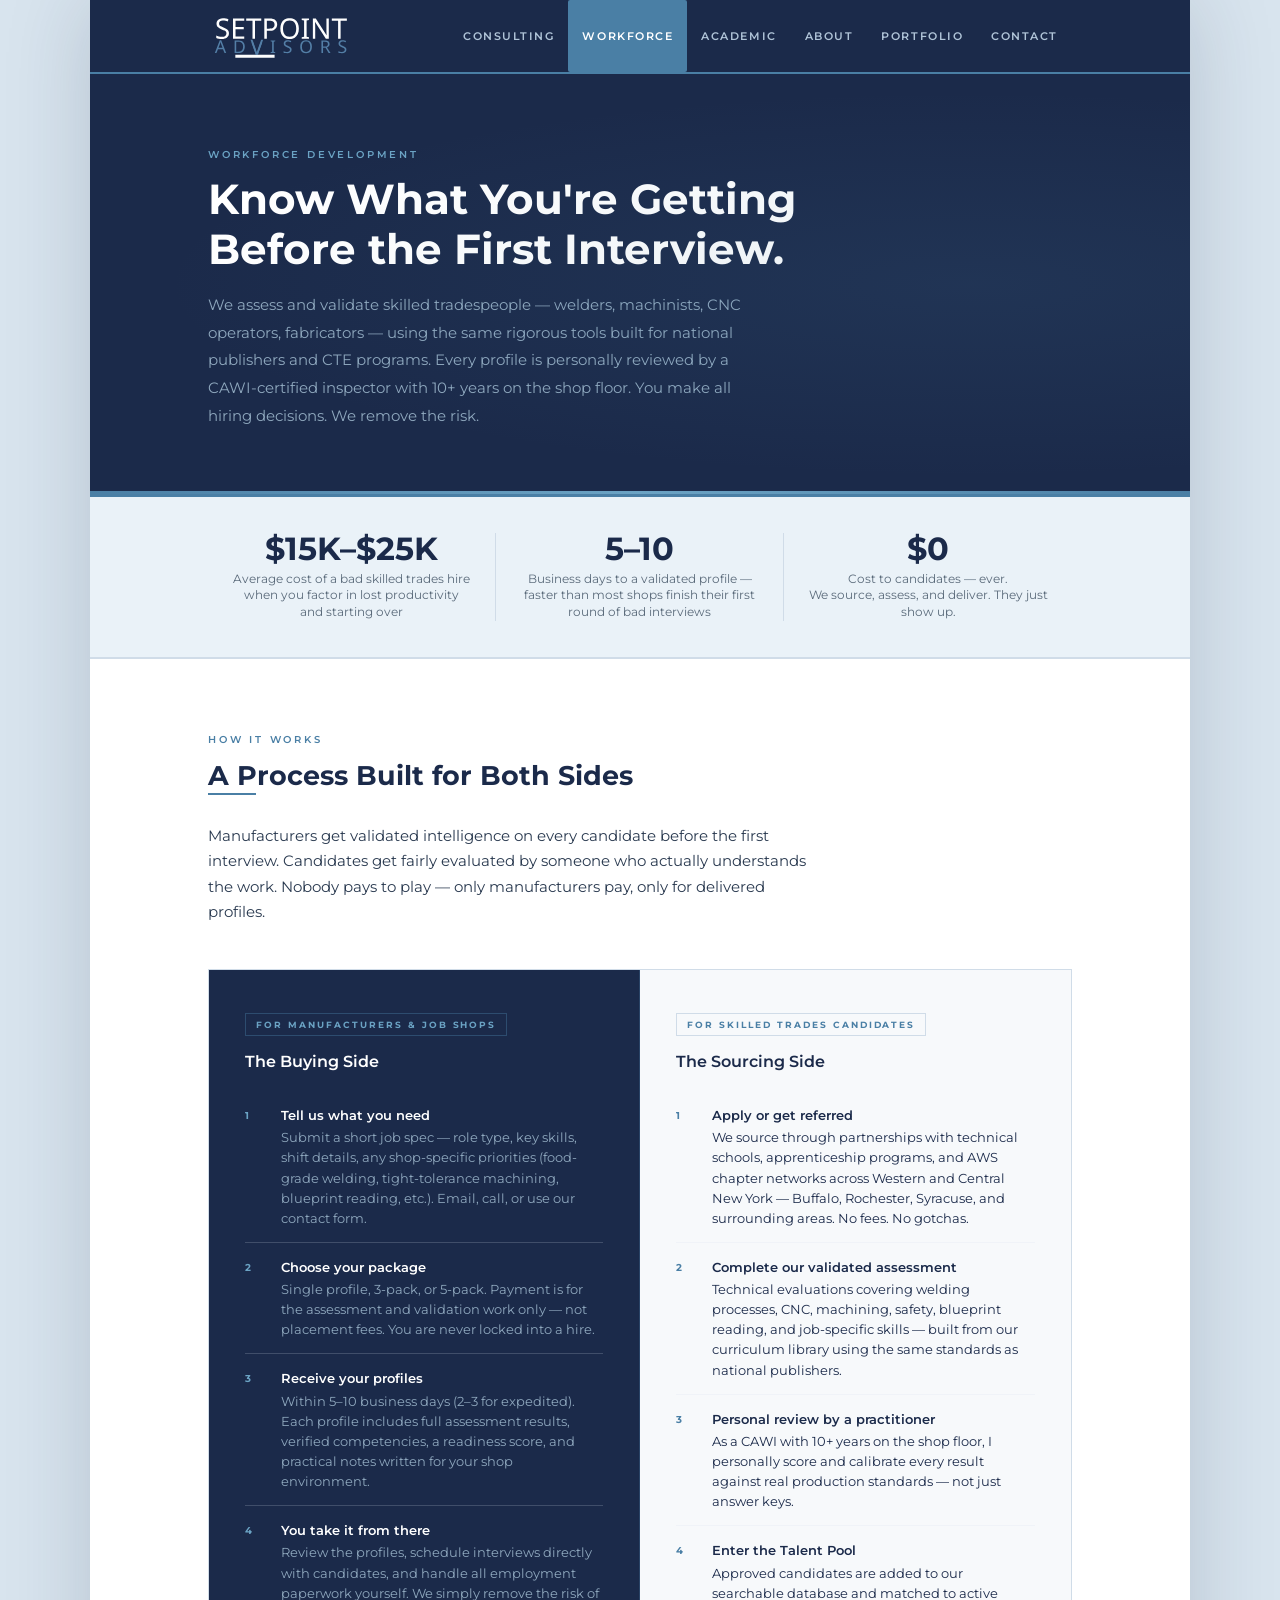
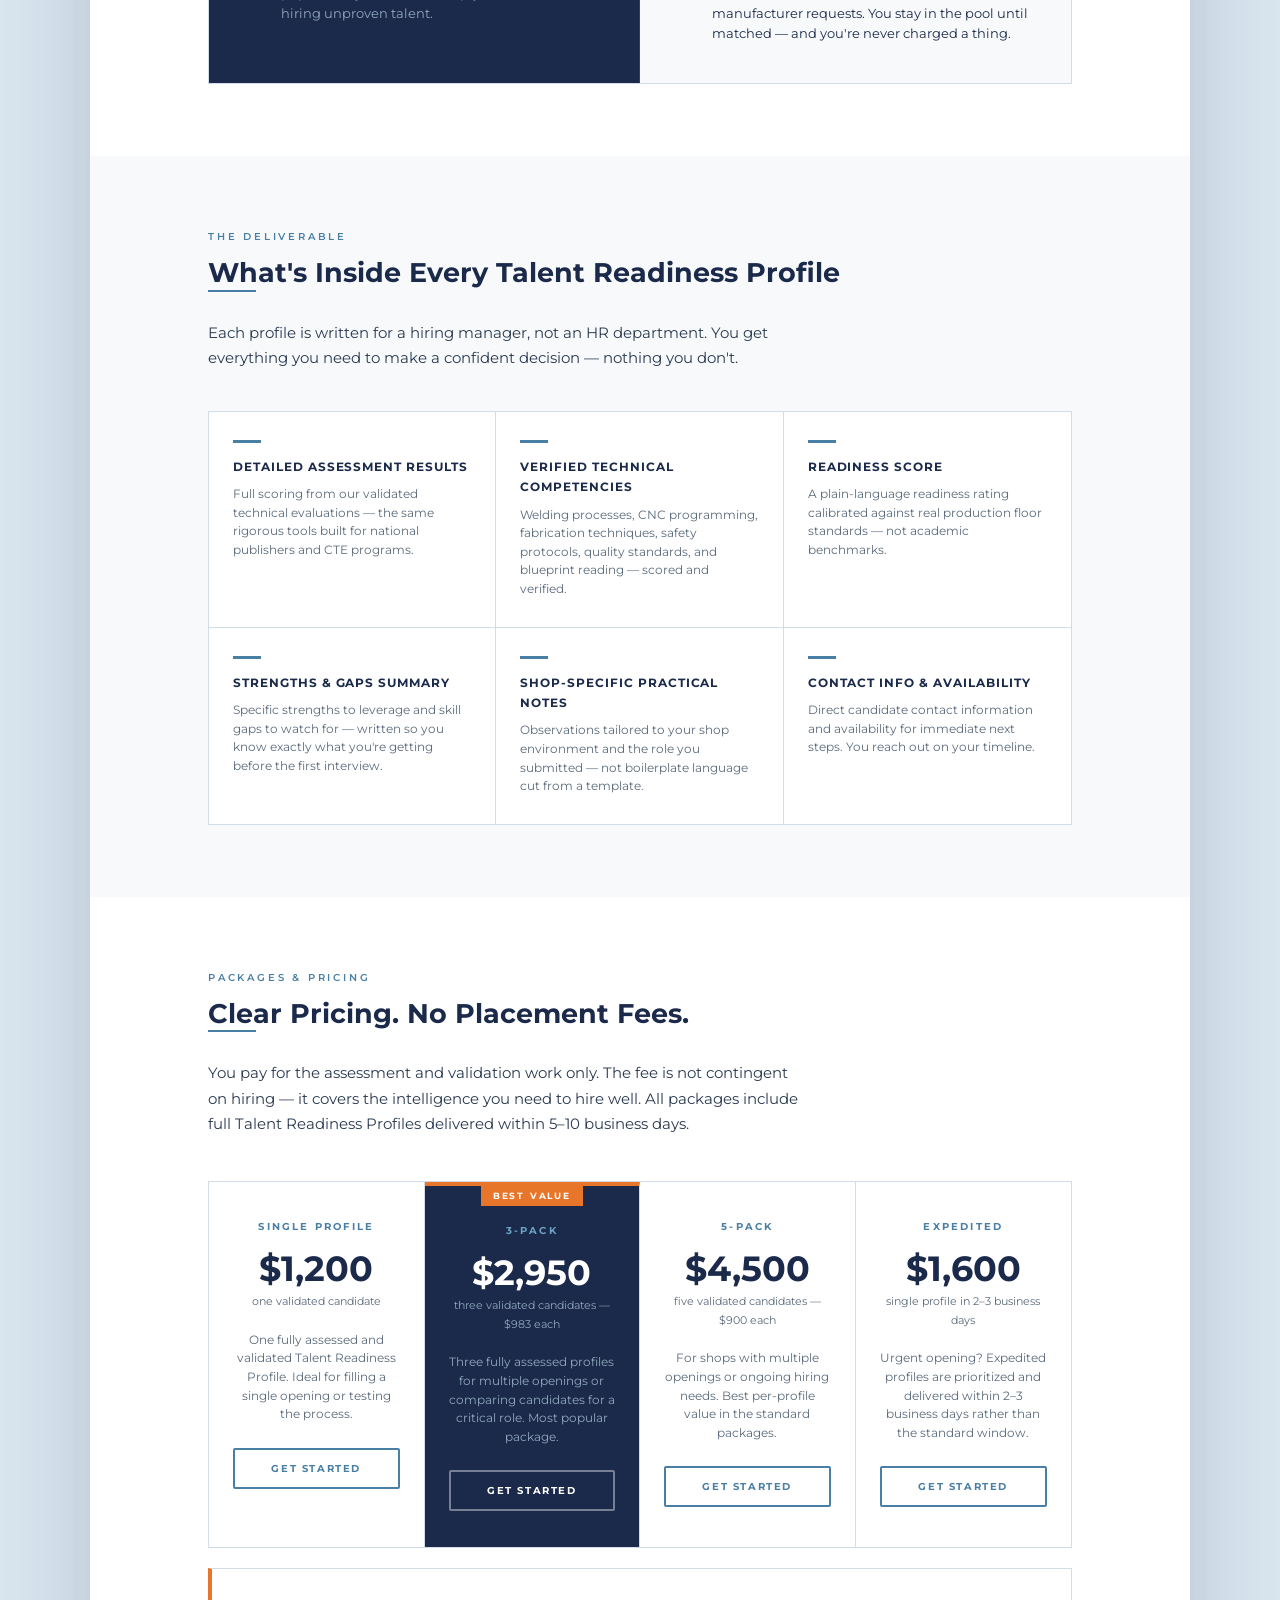
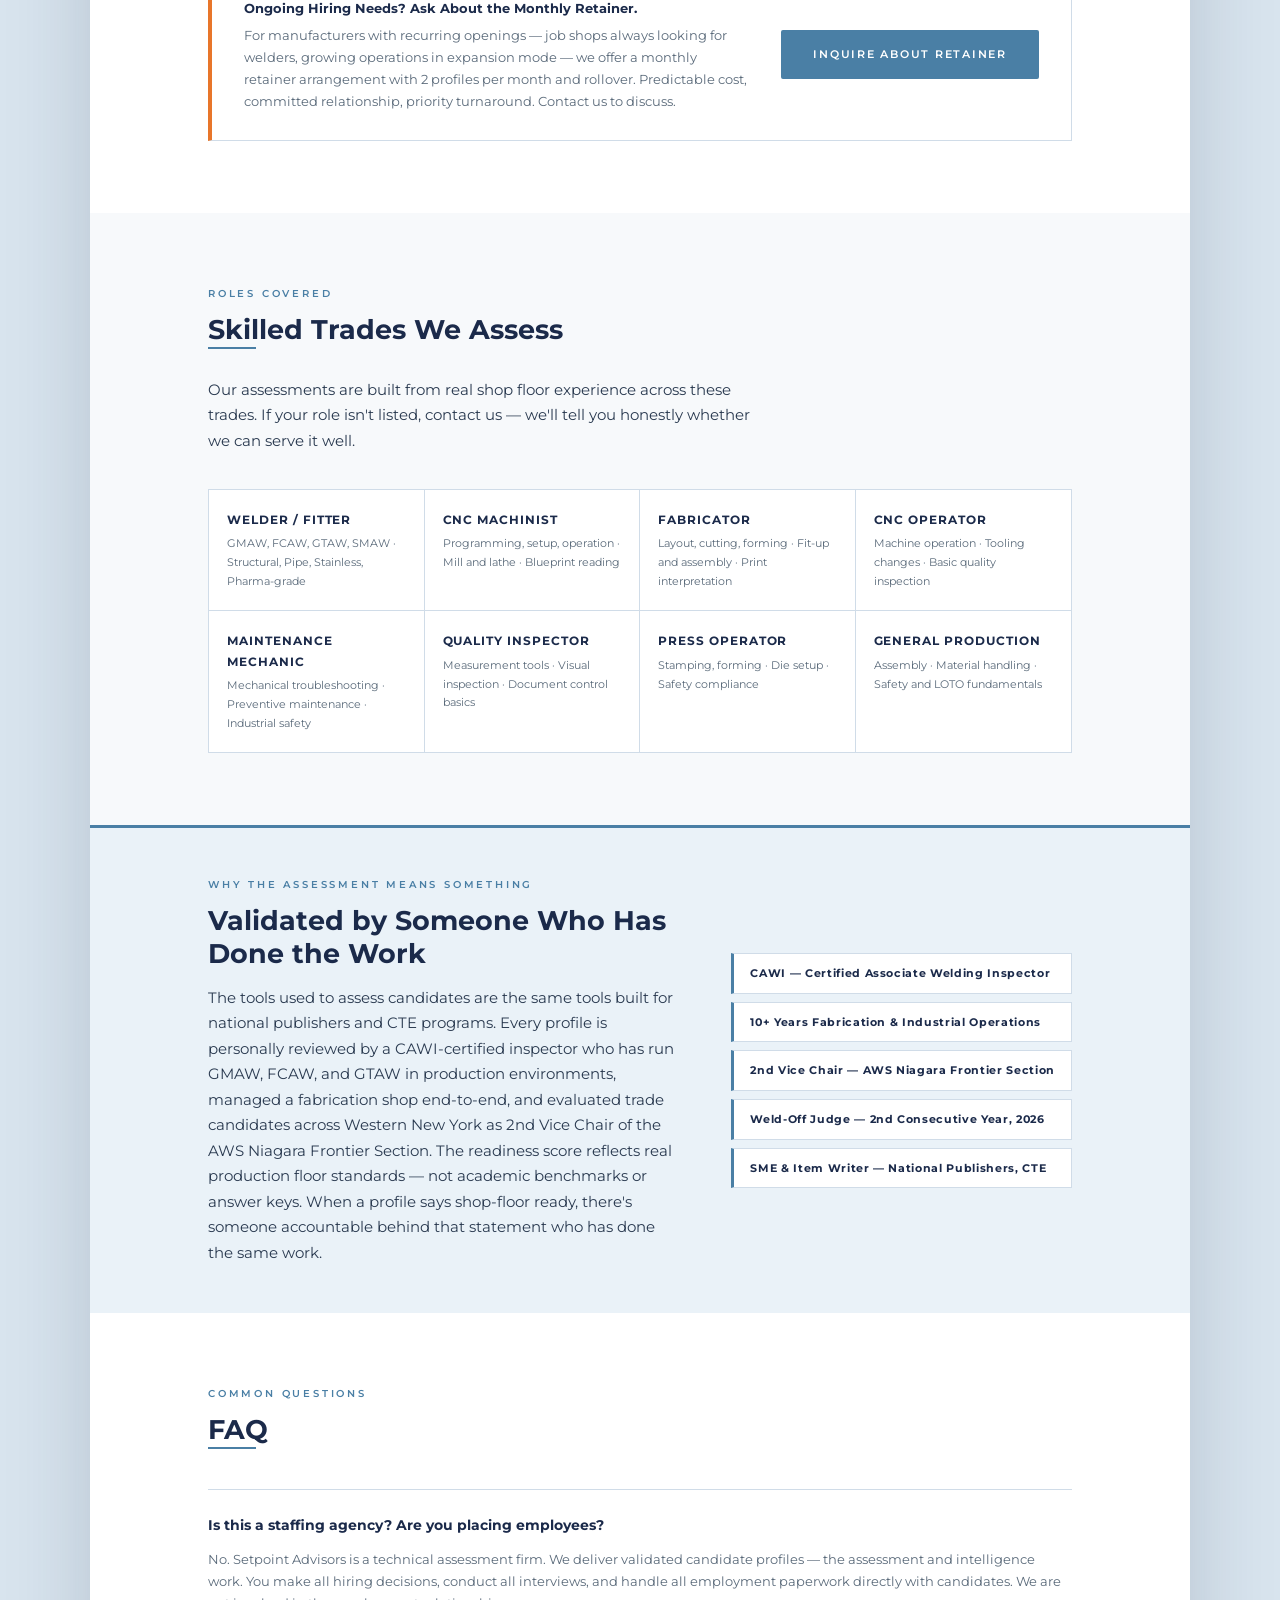
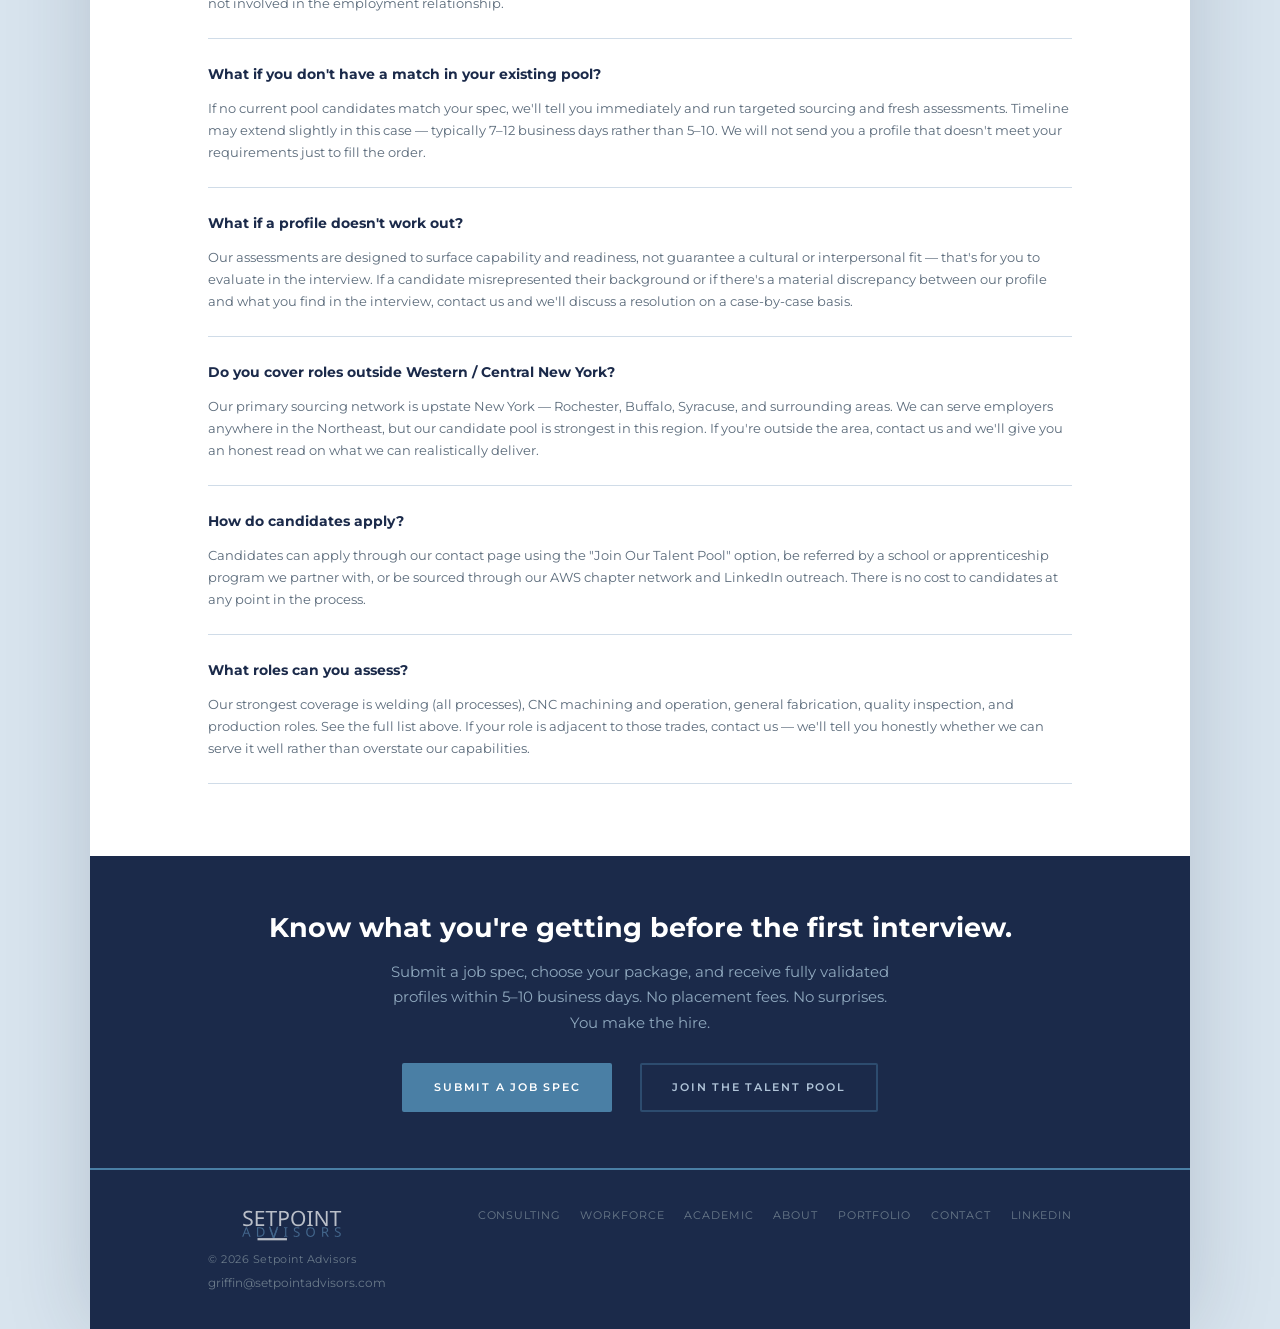
<file: workforce_index.html>
<!DOCTYPE html>
<html lang="en">
<head>
  <meta charset="UTF-8"><meta name="viewport" content="width=device-width, initial-scale=1.0">
  <meta name="description" content="Setpoint Advisors Workforce Development — validated talent profiles for manufacturers hiring welders, machinists, CNC operators, and fabricators. Shop-floor-ready candidates, assessed by a CAWI-certified practitioner. You make the hire. We remove the risk.">
  <meta name="keywords" content="skilled trades hiring, welder assessment, machinist vetting, CNC operator profiles, manufacturing talent, validated candidate profiles, workforce development, Buffalo NY, upstate New York">
  <meta name="author" content="Griffin McGuire, Setpoint Advisors">
  <title>Workforce Development | Setpoint Advisors</title>
  <link rel="stylesheet" href="/style.css">
  <style>

    /* PAGE HEADER */
    .page-header {
      background: var(--navy); padding: 72px 0 64px; position: relative; overflow: hidden;
    }
    .page-header::before {
      content: ''; position: absolute; inset: 0;
      background: radial-gradient(ellipse at 80% 50%, rgba(74,127,165,0.12) 0%, transparent 65%);
      pointer-events: none;
    }
    .page-header::after {
      content: ''; position: absolute; bottom: 0; left: 0; right: 0; height: 3px;
      background: linear-gradient(90deg, var(--steel) 0%, var(--steel-light) 50%, var(--steel) 100%);
    }
    .page-header h1 { color: var(--white); margin-bottom: 16px; }
    .page-header p { color: #8fa8be; max-width: 560px; margin-bottom: 0; font-size: 15px; line-height: 1.85; }

    /* STAT BANNER */
    .stat-banner {
      background: var(--steel-pale);
      border-bottom: 2px solid var(--border);
      padding: 36px 0;
    }
    .stat-banner-inner {
      display: grid;
      grid-template-columns: repeat(3, 1fr);
      gap: 0;
      text-align: center;
    }
    .stat-banner-item {
      padding: 0 24px;
      border-right: 1px solid var(--border);
    }
    .stat-banner-item:last-child { border-right: none; }
    .stat-banner-num {
      font-size: 2rem; font-weight: 700; color: var(--navy); line-height: 1; margin-bottom: 6px;
    }
    .stat-banner-label {
      font-size: 12px; color: var(--muted); line-height: 1.4;
    }

    /* HOW IT WORKS — AUDIENCE SPLIT */
    .audience-split {
      display: grid;
      grid-template-columns: 1fr 1fr;
      gap: 0;
      border: 1px solid var(--border);
      margin-top: 44px;
    }
    .audience-panel {
      padding: 40px 36px;
    }
    .audience-panel.panel-employer {
      background: var(--navy);
      border-right: 1px solid rgba(74,127,165,0.3);
    }
    .audience-panel.panel-employer h3 { color: var(--white); margin-bottom: 20px; }
    .audience-panel.panel-employer p { color: #8fa8be; font-size: 13px; }
    .audience-panel.panel-employer .serve-tag { color: var(--steel-light); border-color: rgba(74,127,165,0.4); }
    .audience-panel.panel-candidate {
      background: var(--off-white);
    }
    .audience-panel.panel-candidate h3 { margin-bottom: 20px; }
    .audience-panel.panel-candidate .serve-tag { color: var(--steel); border-color: var(--border); }

    .process-steps { list-style: none; padding: 0; margin: 0; counter-reset: steps; }
    .process-step {
      display: flex; gap: 16px; align-items: flex-start;
      padding: 14px 0; border-bottom: 1px solid rgba(208,220,232,0.2);
      counter-increment: steps;
    }
    .process-step:last-child { border-bottom: none; padding-bottom: 0; }
    .step-num {
      font-size: 10px; font-weight: 700; letter-spacing: 0.12em;
      color: var(--steel-light); min-width: 20px; padding-top: 2px;
    }
    .audience-panel.panel-candidate .step-num { color: var(--steel); }
    .step-text {
      font-size: 13px; line-height: 1.55;
    }
    .audience-panel.panel-employer .step-text { color: #8fa8be; }
    .step-text strong { display: block; font-weight: 600; margin-bottom: 2px; }
    .audience-panel.panel-employer .step-text strong { color: var(--white); }
    .audience-panel.panel-candidate .step-text strong { color: var(--navy); }

    /* WHAT'S IN A PROFILE */
    .profile-contents {
      display: grid;
      grid-template-columns: repeat(3, 1fr);
      gap: 0;
      margin-top: 40px;
      border: 1px solid var(--border);
    }
    .profile-item {
      padding: 28px 24px;
      border-right: 1px solid var(--border);
      border-bottom: 1px solid var(--border);
      background: var(--white);
    }
    .profile-item:nth-child(3n) { border-right: none; }
    .profile-item:nth-last-child(-n+3) { border-bottom: none; }
    .profile-item-icon {
      width: 28px; height: 3px; background: var(--steel); margin-bottom: 14px;
    }
    .profile-item h4 {
      font-size: 12px; font-weight: 700; color: var(--navy);
      text-transform: uppercase; letter-spacing: 0.08em; margin-bottom: 8px;
    }
    .profile-item p {
      font-size: 12px; color: var(--muted); margin: 0; line-height: 1.55;
    }

    /* PRICING */
    .pricing-grid {
      display: grid;
      grid-template-columns: repeat(4, 1fr);
      gap: 0;
      margin-top: 44px;
      border: 1px solid var(--border);
    }
    .pricing-card {
      padding: 36px 24px;
      border-right: 1px solid var(--border);
      background: var(--white);
      text-align: center;
      position: relative;
      transition: background 0.18s;
    }
    .pricing-card:last-child { border-right: none; }
    .pricing-card:hover { background: var(--steel-pale); }
    .pricing-card.featured {
      background: var(--navy);
      border-top: 4px solid var(--orange);
    }
    .pricing-card.featured:hover { background: var(--mid); }
    .featured-label {
      position: absolute; top: -1px; left: 50%; transform: translateX(-50%);
      background: var(--orange); color: var(--white);
      font-size: 9px; font-weight: 700; letter-spacing: 0.2em;
      text-transform: uppercase; padding: 3px 12px;
    }
    .pkg-name {
      font-size: 10px; font-weight: 700; letter-spacing: 0.22em;
      text-transform: uppercase; color: var(--steel); margin-bottom: 16px; display: block;
    }
    .pricing-card.featured .pkg-name { color: var(--steel-light); }
    .pkg-price {
      font-size: 2.2rem; font-weight: 700; color: var(--navy);
      line-height: 1; display: block; margin-bottom: 6px;
    }
    .pricing-card.featured .pkg-price { color: var(--white); }
    .pkg-unit {
      font-size: 11px; color: var(--muted); margin-bottom: 20px; display: block;
    }
    .pricing-card.featured .pkg-unit { color: #8fa8be; }
    .pkg-desc {
      font-size: 12px; color: var(--muted); line-height: 1.55; margin-bottom: 24px;
    }
    .pricing-card.featured .pkg-desc { color: #8fa8be; }
    .pkg-cta {
      display: inline-block; width: 100%; padding: 10px 0;
      font-size: 10px; font-weight: 700; letter-spacing: 0.16em;
      text-transform: uppercase; border: 2px solid var(--steel);
      color: var(--steel); background: transparent;
      transition: all 0.18s; border-radius: 2px;
    }
    .pkg-cta:hover { background: var(--steel); color: var(--white); }
    .pricing-card.featured .pkg-cta {
      border-color: rgba(255,255,255,0.4); color: var(--white);
    }
    .pricing-card.featured .pkg-cta:hover {
      background: rgba(255,255,255,0.15); border-color: var(--white);
    }

    /* RETAINER CALLOUT */
    .retainer-strip {
      margin-top: 20px;
      padding: 28px 32px;
      border: 1px solid var(--border);
      border-left: 4px solid var(--orange);
      background: var(--white);
      display: flex; align-items: center; justify-content: space-between; gap: 32px;
    }
    .retainer-strip h4 {
      font-size: 13px; font-weight: 700; color: var(--navy); margin-bottom: 4px;
    }
    .retainer-strip p { margin: 0; font-size: 13px; color: var(--muted); }
    .retainer-strip .btn { white-space: nowrap; flex-shrink: 0; }

    /* ROLES WE COVER */
    .roles-grid {
      display: grid; grid-template-columns: repeat(4, 1fr);
      gap: 0; margin-top: 36px; border: 1px solid var(--border);
    }
    .role-card {
      padding: 20px 18px; border-right: 1px solid var(--border);
      border-bottom: 1px solid var(--border); background: var(--white);
    }
    .role-card:nth-child(4n) { border-right: none; }
    .role-card:nth-last-child(-n+4) { border-bottom: none; }
    .role-name {
      font-size: 12px; font-weight: 700; color: var(--navy);
      text-transform: uppercase; letter-spacing: 0.08em; margin-bottom: 4px;
    }
    .role-skills { font-size: 11px; color: var(--muted); }

    /* CREDENTIAL CALLOUT */
    .cred-callout {
      background: var(--steel-pale);
      border-top: 3px solid var(--steel);
      padding: 48px 0;
    }
    .cred-callout-inner {
      display: grid; grid-template-columns: 1fr auto; gap: 48px; align-items: center;
    }
    .cred-callout h2 { margin-bottom: 12px; }
    .cred-callout p { color: var(--mid); max-width: 520px; margin-bottom: 0; }
    .cred-badges-stacked { display: flex; flex-direction: column; gap: 8px; min-width: 200px; }
    .cred-badge-item {
      padding: 10px 16px; background: var(--white);
      border: 1px solid var(--border); border-left: 3px solid var(--steel);
      font-size: 11px; font-weight: 700; color: var(--navy); letter-spacing: 0.06em;
    }

    /* FAQ */
    .faq-list { margin-top: 40px; }
    .faq-item {
      border-bottom: 1px solid var(--border); padding: 24px 0;
    }
    .faq-item:first-child { border-top: 1px solid var(--border); }
    .faq-q {
      font-size: 14px; font-weight: 700; color: var(--navy); margin-bottom: 10px;
    }
    .faq-a { font-size: 13px; color: var(--muted); margin: 0; line-height: 1.7; }

    @media (max-width: 760px) {
      .stat-banner-inner { grid-template-columns: 1fr; gap: 24px; }
      .stat-banner-item { border-right: none; border-bottom: 1px solid var(--border); padding-bottom: 24px; }
      .stat-banner-item:last-child { border-bottom: none; }
      .audience-split { grid-template-columns: 1fr; }
      .audience-panel.panel-employer { border-right: none; border-bottom: 1px solid rgba(74,127,165,0.3); }
      .profile-contents { grid-template-columns: 1fr 1fr; }
      .profile-item:nth-child(3n) { border-right: 1px solid var(--border); }
      .profile-item:nth-child(2n) { border-right: none; }
      .pricing-grid { grid-template-columns: 1fr 1fr; }
      .pricing-card:nth-child(2n) { border-right: none; }
      .pricing-card { border-bottom: 1px solid var(--border); }
      .roles-grid { grid-template-columns: 1fr 1fr; }
      .role-card:nth-child(2n) { border-right: none; }
      .cred-callout-inner { grid-template-columns: 1fr; gap: 24px; }
      .retainer-strip { flex-direction: column; align-items: flex-start; }
    }
    @media (max-width: 480px) {
      .profile-contents { grid-template-columns: 1fr; }
      .pricing-grid { grid-template-columns: 1fr; }
      .pricing-card { border-right: none; }
      .roles-grid { grid-template-columns: 1fr; }
      .role-card { border-right: none; }
    }
  </style>
</head>
<body>
<div class="page-wrap">

<nav>
  <div class="nav-inner">
    <a class="nav-logo" href="/index.html">
      <img src="/logo.svg" alt="Setpoint Advisors" style="height:48px;width:auto;display:block;">
    </a>
    <button class="nav-toggle" id="navToggle" aria-label="Toggle navigation" aria-expanded="false">
      <span></span><span></span><span></span>
    </button>
    <ul class="nav-links" id="navLinks">
      <li><a href="/index.html">Consulting</a></li>
      <li><a href="/workforce/" class="active">Workforce</a></li>
      <li><a href="/academic/">Academic</a></li>
      <li><a href="/about.html">About</a></li>
      <li><a href="/portfolio.html">Portfolio</a></li>
      <li><a href="/contact.html">Contact</a></li>
    </ul>
  </div>
</nav>

<!-- PAGE HEADER -->
<section class="page-header">
  <div class="container">
    <div class="section-label" style="color:var(--steel-light);">Workforce Development</div>
    <h1>Know What You're Getting<br>Before the First Interview.</h1>
    <p>We assess and validate skilled tradespeople — welders, machinists, CNC operators, fabricators — using the same rigorous tools built for national publishers and CTE programs. Every profile is personally reviewed by a CAWI-certified inspector with 10+ years on the shop floor. You make all hiring decisions. We remove the risk.</p>
  </div>
</section>

<!-- STAT BANNER -->
<div class="stat-banner">
  <div class="container">
    <div class="stat-banner-inner">
      <div class="stat-banner-item">
        <div class="stat-banner-num">$15K–$25K</div>
        <div class="stat-banner-label">Average cost of a bad skilled trades hire<br>when you factor in lost productivity and starting over</div>
      </div>
      <div class="stat-banner-item">
        <div class="stat-banner-num">5–10</div>
        <div class="stat-banner-label">Business days to a validated profile —<br>faster than most shops finish their first round of bad interviews</div>
      </div>
      <div class="stat-banner-item">
        <div class="stat-banner-num">$0</div>
        <div class="stat-banner-label">Cost to candidates — ever.<br>We source, assess, and deliver. They just show up.</div>
      </div>
    </div>
  </div>
</div>

<!-- HOW IT WORKS -->
<section>
  <div class="container">
    <div class="section-label">How It Works</div>
    <h2>A Process Built for Both Sides</h2>
    <div class="rule-accent"></div>
    <p style="max-width:600px;">Manufacturers get validated intelligence on every candidate before the first interview. Candidates get fairly evaluated by someone who actually understands the work. Nobody pays to play — only manufacturers pay, only for delivered profiles.</p>

    <div class="audience-split">

      <!-- EMPLOYER SIDE -->
      <div class="audience-panel panel-employer">
        <span class="serve-tag">For Manufacturers &amp; Job Shops</span>
        <h3>The Buying Side</h3>
        <ul class="process-steps">
          <li class="process-step">
            <span class="step-num">1</span>
            <div class="step-text">
              <strong>Tell us what you need</strong>
              Submit a short job spec — role type, key skills, shift details, any shop-specific priorities (food-grade welding, tight-tolerance machining, blueprint reading, etc.). Email, call, or use our contact form.
            </div>
          </li>
          <li class="process-step">
            <span class="step-num">2</span>
            <div class="step-text">
              <strong>Choose your package</strong>
              Single profile, 3-pack, or 5-pack. Payment is for the assessment and validation work only — not placement fees. You are never locked into a hire.
            </div>
          </li>
          <li class="process-step">
            <span class="step-num">3</span>
            <div class="step-text">
              <strong>Receive your profiles</strong>
              Within 5–10 business days (2–3 for expedited). Each profile includes full assessment results, verified competencies, a readiness score, and practical notes written for your shop environment.
            </div>
          </li>
          <li class="process-step">
            <span class="step-num">4</span>
            <div class="step-text">
              <strong>You take it from there</strong>
              Review the profiles, schedule interviews directly with candidates, and handle all employment paperwork yourself. We simply remove the risk of hiring unproven talent.
            </div>
          </li>
        </ul>
      </div>

      <!-- CANDIDATE SIDE -->
      <div class="audience-panel panel-candidate">
        <span class="serve-tag">For Skilled Trades Candidates</span>
        <h3>The Sourcing Side</h3>
        <ul class="process-steps">
          <li class="process-step">
            <span class="step-num">1</span>
            <div class="step-text">
              <strong>Apply or get referred</strong>
              We source through partnerships with technical schools, apprenticeship programs, and AWS chapter networks across Western and Central New York — Buffalo, Rochester, Syracuse, and surrounding areas. No fees. No gotchas.
            </div>
          </li>
          <li class="process-step">
            <span class="step-num">2</span>
            <div class="step-text">
              <strong>Complete our validated assessment</strong>
              Technical evaluations covering welding processes, CNC, machining, safety, blueprint reading, and job-specific skills — built from our curriculum library using the same standards as national publishers.
            </div>
          </li>
          <li class="process-step">
            <span class="step-num">3</span>
            <div class="step-text">
              <strong>Personal review by a practitioner</strong>
              As a CAWI with 10+ years on the shop floor, I personally score and calibrate every result against real production standards — not just answer keys.
            </div>
          </li>
          <li class="process-step">
            <span class="step-num">4</span>
            <div class="step-text">
              <strong>Enter the Talent Pool</strong>
              Approved candidates are added to our searchable database and matched to active manufacturer requests. You stay in the pool until matched — and you're never charged a thing.
            </div>
          </li>
        </ul>
      </div>

    </div>
  </div>
</section>

<!-- WHAT'S IN A PROFILE -->
<section class="alt">
  <div class="container">
    <div class="section-label">The Deliverable</div>
    <h2>What's Inside Every Talent Readiness Profile</h2>
    <div class="rule-accent"></div>
    <p style="max-width:600px;">Each profile is written for a hiring manager, not an HR department. You get everything you need to make a confident decision — nothing you don't.</p>

    <div class="profile-contents">
      <div class="profile-item">
        <div class="profile-item-icon"></div>
        <h4>Detailed Assessment Results</h4>
        <p>Full scoring from our validated technical evaluations — the same rigorous tools built for national publishers and CTE programs.</p>
      </div>
      <div class="profile-item">
        <div class="profile-item-icon"></div>
        <h4>Verified Technical Competencies</h4>
        <p>Welding processes, CNC programming, fabrication techniques, safety protocols, quality standards, and blueprint reading — scored and verified.</p>
      </div>
      <div class="profile-item">
        <div class="profile-item-icon"></div>
        <h4>Readiness Score</h4>
        <p>A plain-language readiness rating calibrated against real production floor standards — not academic benchmarks.</p>
      </div>
      <div class="profile-item">
        <div class="profile-item-icon"></div>
        <h4>Strengths &amp; Gaps Summary</h4>
        <p>Specific strengths to leverage and skill gaps to watch for — written so you know exactly what you're getting before the first interview.</p>
      </div>
      <div class="profile-item">
        <div class="profile-item-icon"></div>
        <h4>Shop-Specific Practical Notes</h4>
        <p>Observations tailored to your shop environment and the role you submitted — not boilerplate language cut from a template.</p>
      </div>
      <div class="profile-item">
        <div class="profile-item-icon"></div>
        <h4>Contact Info &amp; Availability</h4>
        <p>Direct candidate contact information and availability for immediate next steps. You reach out on your timeline.</p>
      </div>
    </div>
  </div>
</section>

<!-- PRICING -->
<section>
  <div class="container">
    <div class="section-label">Packages &amp; Pricing</div>
    <h2>Clear Pricing. No Placement Fees.</h2>
    <div class="rule-accent"></div>
    <p style="max-width:600px;">You pay for the assessment and validation work only. The fee is not contingent on hiring — it covers the intelligence you need to hire well. All packages include full Talent Readiness Profiles delivered within 5–10 business days.</p>

    <div class="pricing-grid">

      <div class="pricing-card">
        <span class="pkg-name">Single Profile</span>
        <span class="pkg-price">$1,200</span>
        <span class="pkg-unit">one validated candidate</span>
        <p class="pkg-desc">One fully assessed and validated Talent Readiness Profile. Ideal for filling a single opening or testing the process.</p>
        <a href="/contact.html?pkg=single" class="pkg-cta">Get Started</a>
      </div>

      <div class="pricing-card featured">
        <span class="featured-label">Best Value</span>
        <span class="pkg-name">3-Pack</span>
        <span class="pkg-price">$2,950</span>
        <span class="pkg-unit">three validated candidates — $983 each</span>
        <p class="pkg-desc">Three fully assessed profiles for multiple openings or comparing candidates for a critical role. Most popular package.</p>
        <a href="/contact.html?pkg=3pack" class="pkg-cta">Get Started</a>
      </div>

      <div class="pricing-card">
        <span class="pkg-name">5-Pack</span>
        <span class="pkg-price">$4,500</span>
        <span class="pkg-unit">five validated candidates — $900 each</span>
        <p class="pkg-desc">For shops with multiple openings or ongoing hiring needs. Best per-profile value in the standard packages.</p>
        <a href="/contact.html?pkg=5pack" class="pkg-cta">Get Started</a>
      </div>

      <div class="pricing-card">
        <span class="pkg-name">Expedited</span>
        <span class="pkg-price">$1,600</span>
        <span class="pkg-unit">single profile in 2–3 business days</span>
        <p class="pkg-desc">Urgent opening? Expedited profiles are prioritized and delivered within 2–3 business days rather than the standard window.</p>
        <a href="/contact.html?pkg=expedited" class="pkg-cta">Get Started</a>
      </div>

    </div>

    <!-- RETAINER -->
    <div class="retainer-strip">
      <div>
        <h4>Ongoing Hiring Needs? Ask About the Monthly Retainer.</h4>
        <p>For manufacturers with recurring openings — job shops always looking for welders, growing operations in expansion mode — we offer a monthly retainer arrangement with 2 profiles per month and rollover. Predictable cost, committed relationship, priority turnaround. Contact us to discuss.</p>
      </div>
      <a href="/contact.html?pkg=retainer" class="btn btn-primary">Inquire About Retainer</a>
    </div>
  </div>
</section>

<!-- ROLES WE COVER -->
<section class="alt">
  <div class="container">
    <div class="section-label">Roles Covered</div>
    <h2>Skilled Trades We Assess</h2>
    <div class="rule-accent"></div>
    <p style="max-width:560px;">Our assessments are built from real shop floor experience across these trades. If your role isn't listed, contact us — we'll tell you honestly whether we can serve it well.</p>

    <div class="roles-grid">
      <div class="role-card">
        <div class="role-name">Welder / Fitter</div>
        <div class="role-skills">GMAW, FCAW, GTAW, SMAW · Structural, Pipe, Stainless, Pharma-grade</div>
      </div>
      <div class="role-card">
        <div class="role-name">CNC Machinist</div>
        <div class="role-skills">Programming, setup, operation · Mill and lathe · Blueprint reading</div>
      </div>
      <div class="role-card">
        <div class="role-name">Fabricator</div>
        <div class="role-skills">Layout, cutting, forming · Fit-up and assembly · Print interpretation</div>
      </div>
      <div class="role-card">
        <div class="role-name">CNC Operator</div>
        <div class="role-skills">Machine operation · Tooling changes · Basic quality inspection</div>
      </div>
      <div class="role-card">
        <div class="role-name">Maintenance Mechanic</div>
        <div class="role-skills">Mechanical troubleshooting · Preventive maintenance · Industrial safety</div>
      </div>
      <div class="role-card">
        <div class="role-name">Quality Inspector</div>
        <div class="role-skills">Measurement tools · Visual inspection · Document control basics</div>
      </div>
      <div class="role-card">
        <div class="role-name">Press Operator</div>
        <div class="role-skills">Stamping, forming · Die setup · Safety compliance</div>
      </div>
      <div class="role-card">
        <div class="role-name">General Production</div>
        <div class="role-skills">Assembly · Material handling · Safety and LOTO fundamentals</div>
      </div>
    </div>
  </div>
</section>

<!-- CREDENTIAL CALLOUT -->
<div class="cred-callout">
  <div class="container">
    <div class="cred-callout-inner">
      <div>
        <div class="section-label">Why the Assessment Means Something</div>
        <h2>Validated by Someone Who Has Done the Work</h2>
        <p style="margin-top:14px;">The tools used to assess candidates are the same tools built for national publishers and CTE programs. Every profile is personally reviewed by a CAWI-certified inspector who has run GMAW, FCAW, and GTAW in production environments, managed a fabrication shop end-to-end, and evaluated trade candidates across Western New York as 2nd Vice Chair of the AWS Niagara Frontier Section. The readiness score reflects real production floor standards — not academic benchmarks or answer keys. When a profile says shop-floor ready, there's someone accountable behind that statement who has done the same work.</p>
      </div>
      <div class="cred-badges-stacked">
        <div class="cred-badge-item">CAWI — Certified Associate Welding Inspector</div>
        <div class="cred-badge-item">10+ Years Fabrication &amp; Industrial Operations</div>
        <div class="cred-badge-item">2nd Vice Chair — AWS Niagara Frontier Section</div>
        <div class="cred-badge-item">Weld-Off Judge — 2nd Consecutive Year, 2026</div>
        <div class="cred-badge-item">SME &amp; Item Writer — National Publishers, CTE</div>
      </div>
    </div>
  </div>
</div>

<!-- FAQ -->
<section>
  <div class="container">
    <div class="section-label">Common Questions</div>
    <h2>FAQ</h2>
    <div class="rule-accent"></div>

    <div class="faq-list">
      <div class="faq-item">
        <div class="faq-q">Is this a staffing agency? Are you placing employees?</div>
        <p class="faq-a">No. Setpoint Advisors is a technical assessment firm. We deliver validated candidate profiles — the assessment and intelligence work. You make all hiring decisions, conduct all interviews, and handle all employment paperwork directly with candidates. We are not involved in the employment relationship.</p>
      </div>
      <div class="faq-item">
        <div class="faq-q">What if you don't have a match in your existing pool?</div>
        <p class="faq-a">If no current pool candidates match your spec, we'll tell you immediately and run targeted sourcing and fresh assessments. Timeline may extend slightly in this case — typically 7–12 business days rather than 5–10. We will not send you a profile that doesn't meet your requirements just to fill the order.</p>
      </div>
      <div class="faq-item">
        <div class="faq-q">What if a profile doesn't work out?</div>
        <p class="faq-a">Our assessments are designed to surface capability and readiness, not guarantee a cultural or interpersonal fit — that's for you to evaluate in the interview. If a candidate misrepresented their background or if there's a material discrepancy between our profile and what you find in the interview, contact us and we'll discuss a resolution on a case-by-case basis.</p>
      </div>
      <div class="faq-item">
        <div class="faq-q">Do you cover roles outside Western / Central New York?</div>
        <p class="faq-a">Our primary sourcing network is upstate New York — Rochester, Buffalo, Syracuse, and surrounding areas. We can serve employers anywhere in the Northeast, but our candidate pool is strongest in this region. If you're outside the area, contact us and we'll give you an honest read on what we can realistically deliver.</p>
      </div>
      <div class="faq-item">
        <div class="faq-q">How do candidates apply?</div>
        <p class="faq-a">Candidates can apply through our contact page using the "Join Our Talent Pool" option, be referred by a school or apprenticeship program we partner with, or be sourced through our AWS chapter network and LinkedIn outreach. There is no cost to candidates at any point in the process.</p>
      </div>
      <div class="faq-item">
        <div class="faq-q">What roles can you assess?</div>
        <p class="faq-a">Our strongest coverage is welding (all processes), CNC machining and operation, general fabrication, quality inspection, and production roles. See the full list above. If your role is adjacent to those trades, contact us — we'll tell you honestly whether we can serve it well rather than overstate our capabilities.</p>
      </div>
    </div>
  </div>
</section>

<!-- CALLOUT -->
<section class="callout-strip">
  <div class="container">
    <h2>Know what you're getting before the first interview.</h2>
    <p>Submit a job spec, choose your package, and receive fully validated profiles within 5–10 business days. No placement fees. No surprises. You make the hire.</p>
    <div style="display:flex;gap:14px;justify-content:center;flex-wrap:wrap;margin-top:28px;">
      <a href="/contact.html?inquiry=talent" class="btn btn-primary">Submit a Job Spec</a>
      <a href="/contact.html?inquiry=candidate" class="btn btn-outline">Join the Talent Pool</a>
    </div>
  </div>
</section>

<footer>
  <div class="footer-inner">
    <div class="footer-brand">
      <img src="/logo.svg" alt="Setpoint Advisors" style="height:36px;width:auto;opacity:0.7;margin-bottom:8px;">
      <span class="footer-copy">&copy; 2026 Setpoint Advisors</span>
      <a href="mailto:griffin@setpointadvisors.com" class="footer-email">griffin@setpointadvisors.com</a>
    </div>
    <div class="footer-links">
      <a href="/index.html">Consulting</a>
      <a href="/workforce/">Workforce</a>
      <a href="/academic/">Academic</a>
      <a href="/about.html">About</a>
      <a href="/portfolio.html">Portfolio</a>
      <a href="/contact.html">Contact</a>
      <a href="https://www.linkedin.com/in/griffinmcguire/" target="_blank" rel="noopener">LinkedIn</a>
    </div>
  </div>
</footer>
</div>

<script>
  const toggle = document.getElementById('navToggle');
  const links  = document.getElementById('navLinks');
  toggle.addEventListener('click', function() {
    const open = links.classList.toggle('open');
    toggle.classList.toggle('open', open);
    toggle.setAttribute('aria-expanded', open);
  });
  links.querySelectorAll('a').forEach(function(a) {
    a.addEventListener('click', function() {
      links.classList.remove('open');
      toggle.classList.remove('open');
      toggle.setAttribute('aria-expanded', false);
    });
  });
</script>
</body>
</html>
</file>
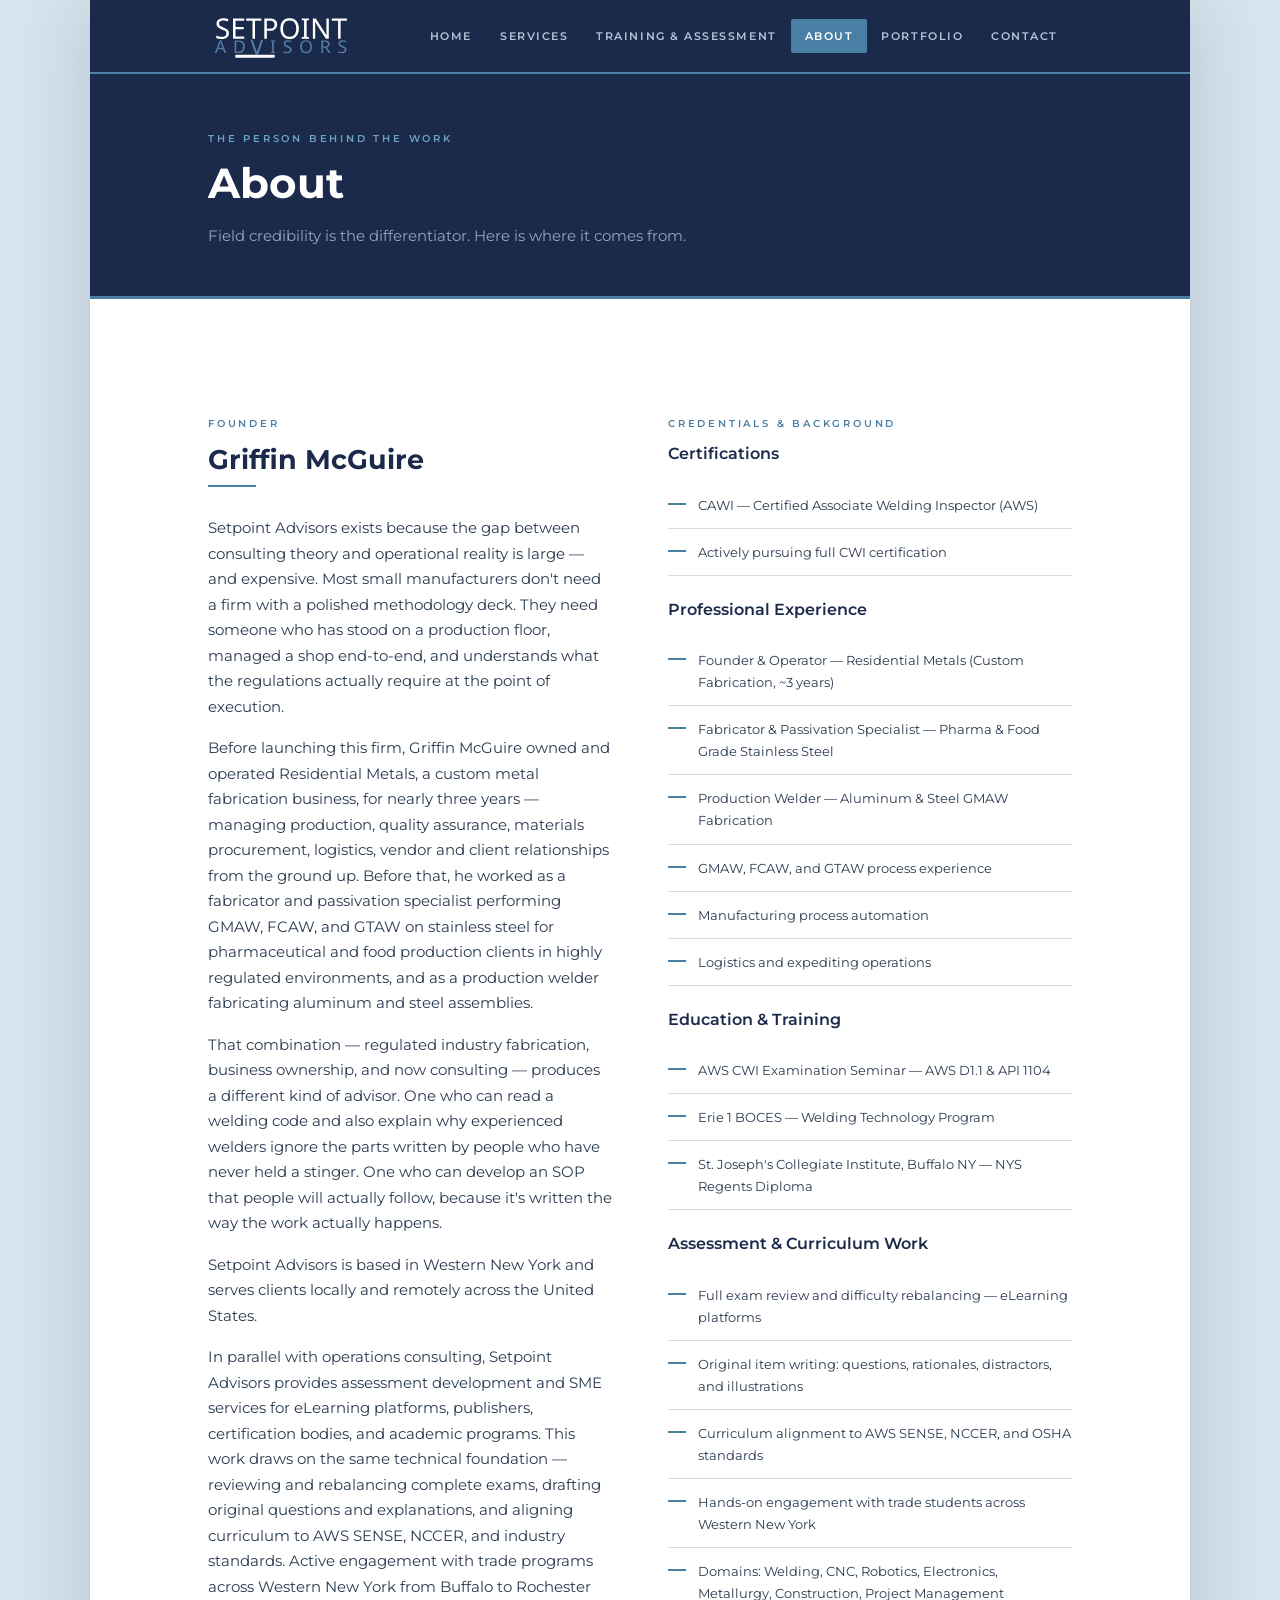
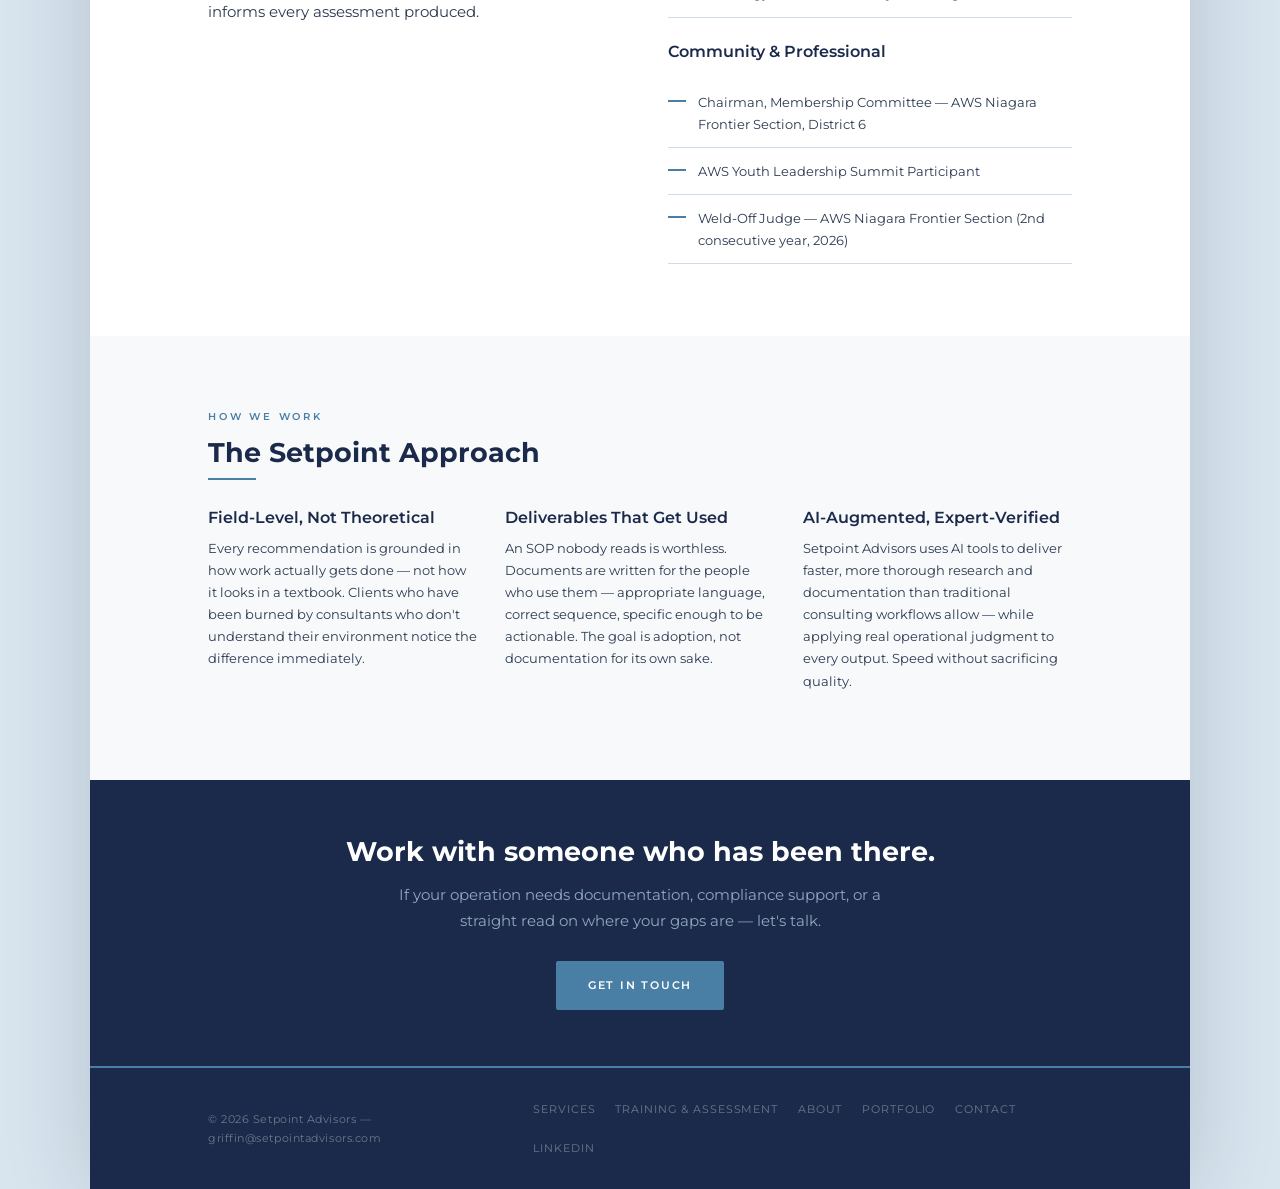
<file: backup/about.html>
<!DOCTYPE html>
<html lang="en">
<head>
  <meta charset="UTF-8"><meta name="viewport" content="width=device-width, initial-scale=1.0">
  <meta name="description" content="Griffin McGuire — founder of Setpoint Advisors. CAWI-certified. Background in stainless steel fabrication, manufacturing process automation, passivation for pharmaceutical clients, and business ownership.">
  <meta name="keywords" content="Griffin McGuire, CAWI, manufacturing consultant, fabrication, Setpoint Advisors, Buffalo NY, AWS Niagara Frontier">
  <meta name="author" content="Griffin McGuire, Setpoint Advisors">
  <title>About | Setpoint Advisors</title>
  <link rel="stylesheet" href="style.css">
</head>
<body>
<div class="page-wrap">

<nav>
  <div class="nav-inner">
    <a class="nav-logo" href="index.html"><img src="logo.svg" alt="Setpoint Advisors" style="height:48px;width:auto;display:block;"></a>
    <button class="nav-toggle" id="navToggle" aria-label="Toggle navigation" aria-expanded="false">
      <span></span><span></span><span></span>
    </button>
    <ul class="nav-links" id="navLinks">
      <li><a href="index.html">Home</a></li>
      <li><a href="services.html">Services</a></li>
      <li><a href="training.html">Training &amp; Assessment</a></li>
      <li><a href="about.html" class="active">About</a></li>
      <li><a href="portfolio.html">Portfolio</a></li>
      <li><a href="contact.html">Contact</a></li>
    </ul>
  </div>
</nav>

<section class="page-header">
  <div class="container">
    <div class="section-label" style="color:var(--steel-light);">The Person Behind the Work</div>
    <h1>About</h1>
    <p>Field credibility is the differentiator. Here is where it comes from.</p>
  </div>
</section>

<section>
  <div class="container">
    <div class="about-grid">
      <div>
        <div class="section-label">Founder</div>
        <h2 style="margin-bottom:8px;">Griffin McGuire</h2>
        <div class="rule-accent"></div>
        <p>Setpoint Advisors exists because the gap between consulting theory and operational reality is large — and expensive. Most small manufacturers don't need a firm with a polished methodology deck. They need someone who has stood on a production floor, managed a shop end-to-end, and understands what the regulations actually require at the point of execution.</p>
        <p>Before launching this firm, Griffin McGuire owned and operated Residential Metals, a custom metal fabrication business, for nearly three years — managing production, quality assurance, materials procurement, logistics, vendor and client relationships from the ground up. Before that, he worked as a fabricator and passivation specialist performing GMAW, FCAW, and GTAW on stainless steel for pharmaceutical and food production clients in highly regulated environments, and as a production welder fabricating aluminum and steel assemblies.</p>
        <p>That combination — regulated industry fabrication, business ownership, and now consulting — produces a different kind of advisor. One who can read a welding code and also explain why experienced welders ignore the parts written by people who have never held a stinger. One who can develop an SOP that people will actually follow, because it's written the way the work actually happens.</p>
        <p>Setpoint Advisors is based in Western New York and serves clients locally and remotely across the United States.</p>
        <p>In parallel with operations consulting, Setpoint Advisors provides assessment development and SME services for eLearning platforms, publishers, certification bodies, and academic programs. This work draws on the same technical foundation — reviewing and rebalancing complete exams, drafting original questions and explanations, and aligning curriculum to AWS SENSE, NCCER, and industry standards. Active engagement with trade programs across Western New York from Buffalo to Rochester informs every assessment produced.</p>
      </div>

      <div>
        <div class="section-label">Credentials &amp; Background</div>
        <h3 style="color:var(--navy);margin-bottom:4px;">Certifications</h3>
        <ul class="credential-list">
          <li>CAWI — Certified Associate Welding Inspector (AWS)</li>
          <li>Actively pursuing full CWI certification</li>
        </ul>

        <h3 style="margin-top:24px;color:var(--navy);margin-bottom:4px;">Professional Experience</h3>
        <ul class="credential-list">
          <li>Founder &amp; Operator — Residential Metals (Custom Fabrication, ~3 years)</li>
          <li>Fabricator &amp; Passivation Specialist — Pharma &amp; Food Grade Stainless Steel</li>
          <li>Production Welder — Aluminum &amp; Steel GMAW Fabrication</li>
          <li>GMAW, FCAW, and GTAW process experience</li>
          <li>Manufacturing process automation</li>
          <li>Logistics and expediting operations</li>
        </ul>

        <h3 style="margin-top:24px;color:var(--navy);margin-bottom:4px;">Education &amp; Training</h3>
        <ul class="credential-list">
          <li>AWS CWI Examination Seminar — AWS D1.1 &amp; API 1104</li>
          <li>Erie 1 BOCES — Welding Technology Program</li>
          <li>St. Joseph's Collegiate Institute, Buffalo NY — NYS Regents Diploma</li>
        </ul>

        <h3 style="margin-top:24px;color:var(--navy);margin-bottom:4px;">Assessment &amp; Curriculum Work</h3>
        <ul class="credential-list">
          <li>Full exam review and difficulty rebalancing — eLearning platforms</li>
          <li>Original item writing: questions, rationales, distractors, and illustrations</li>
          <li>Curriculum alignment to AWS SENSE, NCCER, and OSHA standards</li>
          <li>Hands-on engagement with trade students across Western New York</li>
          <li>Domains: Welding, CNC, Robotics, Electronics, Metallurgy, Construction, Project Management</li>
        </ul>

        <h3 style="margin-top:24px;color:var(--navy);margin-bottom:4px;">Community &amp; Professional</h3>
        <ul class="credential-list">
          <li>Chairman, Membership Committee — AWS Niagara Frontier Section, District 6</li>
          <li>AWS Youth Leadership Summit Participant</li>
          <li>Weld-Off Judge — AWS Niagara Frontier Section (2nd consecutive year, 2026)</li>
        </ul>
      </div>
    </div>
  </div>
</section>

<section class="alt">
  <div class="container">
    <div class="section-label">How We Work</div>
    <h2 style="margin-bottom:8px;">The Setpoint Approach</h2>
    <div class="rule-accent"></div>
    <div style="display:grid;grid-template-columns:repeat(auto-fit,minmax(240px,1fr));gap:28px;margin-top:8px;">
      <div>
        <h3 style="margin-bottom:10px;">Field-Level, Not Theoretical</h3>
        <p style="font-size:13px;">Every recommendation is grounded in how work actually gets done — not how it looks in a textbook. Clients who have been burned by consultants who don't understand their environment notice the difference immediately.</p>
      </div>
      <div>
        <h3 style="margin-bottom:10px;">Deliverables That Get Used</h3>
        <p style="font-size:13px;">An SOP nobody reads is worthless. Documents are written for the people who use them — appropriate language, correct sequence, specific enough to be actionable. The goal is adoption, not documentation for its own sake.</p>
      </div>
      <div>
        <h3 style="margin-bottom:10px;">AI-Augmented, Expert-Verified</h3>
        <p style="font-size:13px;">Setpoint Advisors uses AI tools to deliver faster, more thorough research and documentation than traditional consulting workflows allow — while applying real operational judgment to every output. Speed without sacrificing quality.</p>
      </div>
    </div>
  </div>
</section>

<section class="callout-strip">
  <div class="container">
    <h2>Work with someone who has been there.</h2>
    <p>If your operation needs documentation, compliance support, or a straight read on where your gaps are — let's talk.</p>
    <a href="contact.html" class="btn btn-primary">Get in Touch</a>
  </div>
</section>

<footer>
  <div class="footer-inner">
    <span class="footer-copy">&copy; 2026 Setpoint Advisors &mdash; griffin@setpointadvisors.com</span>
    <div class="footer-links">
      <a href="services.html">Services</a>
      <a href="training.html">Training &amp; Assessment</a>
      <a href="about.html">About</a>
      <a href="portfolio.html">Portfolio</a>
      <a href="contact.html">Contact</a>
      <a href="https://www.linkedin.com/in/griffinmcguire/" target="_blank">LinkedIn</a>
    </div>
  </div>
</footer>
</div>

<script>
  const toggle = document.getElementById('navToggle');
  const links  = document.getElementById('navLinks');
  toggle.addEventListener('click', function() {
    const open = links.classList.toggle('open');
    toggle.classList.toggle('open', open);
    toggle.setAttribute('aria-expanded', open);
  });
  links.querySelectorAll('a').forEach(function(a) {
    a.addEventListener('click', function() {
      links.classList.remove('open');
      toggle.classList.remove('open');
      toggle.setAttribute('aria-expanded', false);
    });
  });
</script>
</body>
</html>
</file>
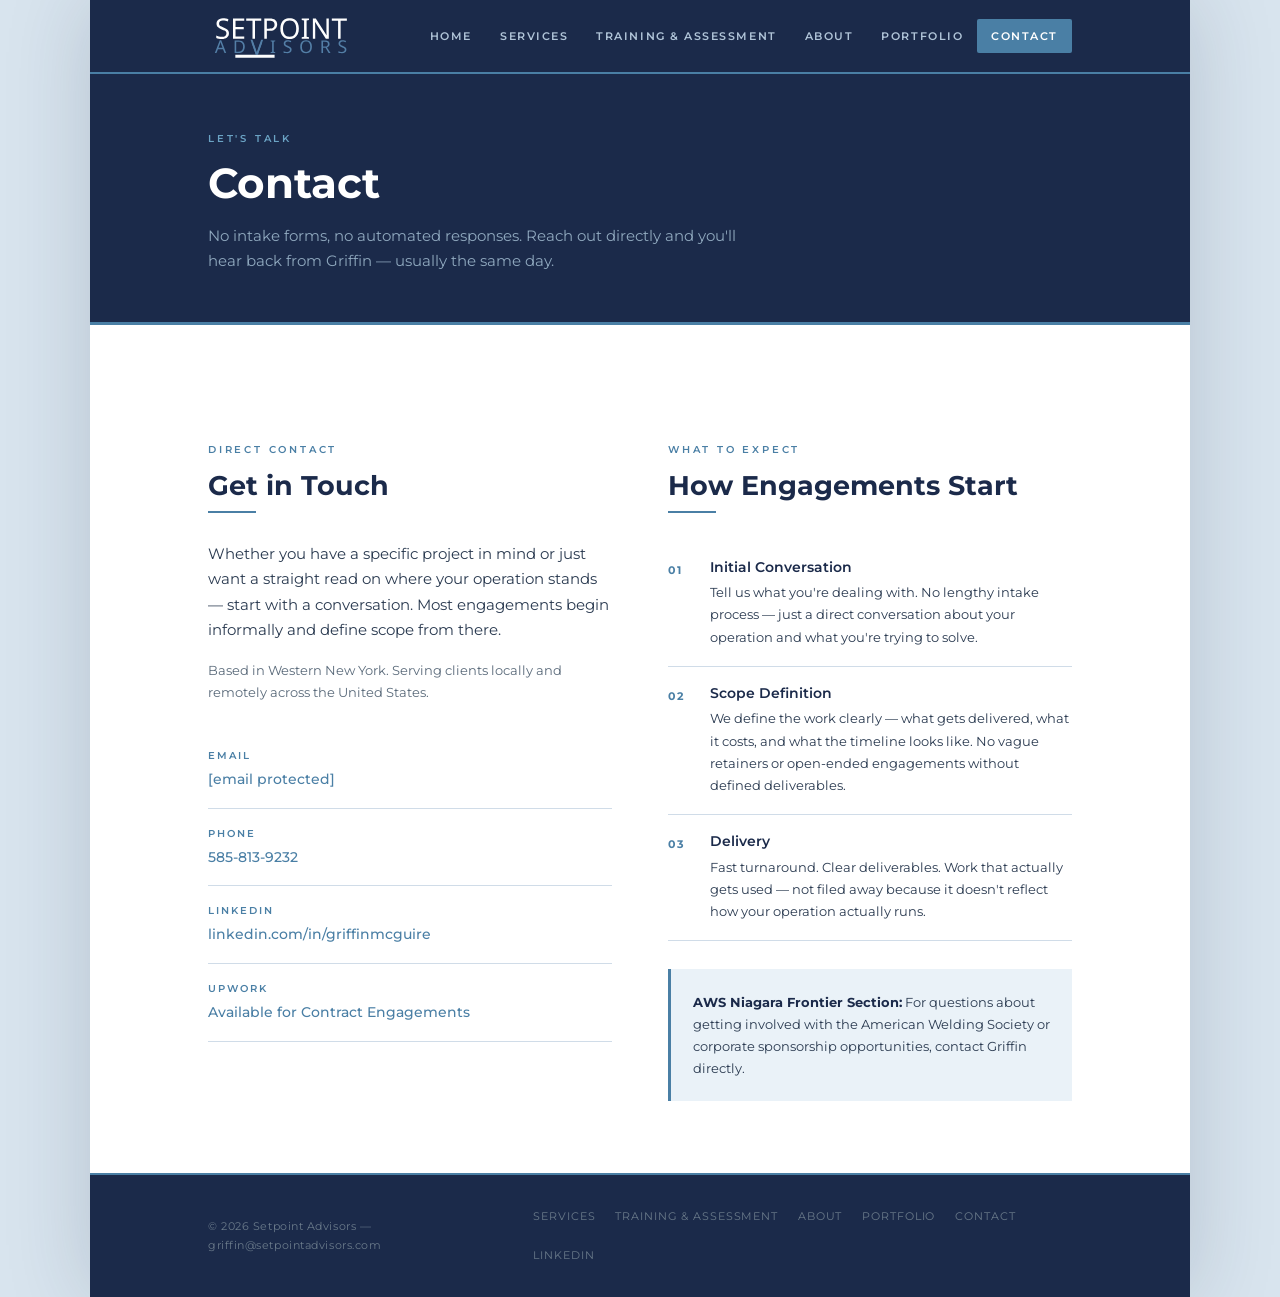
<file: backup/contact.html>
<!DOCTYPE html>
<html lang="en">
<head>
  <meta charset="UTF-8"><meta name="viewport" content="width=device-width, initial-scale=1.0">
  <meta name="description" content="Contact Setpoint Advisors — Griffin McGuire. Operations and compliance consulting for manufacturers. Based in Western New York, serving clients locally and remotely.">
  <meta name="keywords" content="contact Setpoint Advisors, Griffin McGuire consultant, manufacturing consulting WNY, Buffalo operations consultant">
  <meta name="author" content="Griffin McGuire, Setpoint Advisors">
  <title>Contact | Setpoint Advisors</title>
  <link rel="stylesheet" href="style.css">
</head>
<body>
<div class="page-wrap">

<nav>
  <div class="nav-inner">
    <a class="nav-logo" href="index.html"><img src="logo.svg" alt="Setpoint Advisors" style="height:48px;width:auto;display:block;"></a>
    <button class="nav-toggle" id="navToggle" aria-label="Toggle navigation" aria-expanded="false">
      <span></span><span></span><span></span>
    </button>
    <ul class="nav-links" id="navLinks">
      <li><a href="index.html">Home</a></li>
      <li><a href="services.html">Services</a></li>
      <li><a href="training.html">Training &amp; Assessment</a></li>
      <li><a href="about.html">About</a></li>
      <li><a href="portfolio.html">Portfolio</a></li>
      <li><a href="contact.html" class="active">Contact</a></li>
    </ul>
  </div>
</nav>

<section class="page-header">
  <div class="container">
    <div class="section-label" style="color:var(--steel-light);">Let's Talk</div>
    <h1>Contact</h1>
    <p>No intake forms, no automated responses. Reach out directly and you'll hear back from Griffin — usually the same day.</p>
  </div>
</section>

<section>
  <div class="container">
    <div class="contact-grid">

      <div>
        <div class="section-label">Direct Contact</div>
        <h2 style="margin-bottom:8px;">Get in Touch</h2>
        <div class="rule-accent"></div>
        <p>Whether you have a specific project in mind or just want a straight read on where your operation stands — start with a conversation. Most engagements begin informally and define scope from there.</p>
        <p style="font-size:13px;color:var(--muted);">Based in Western New York. Serving clients locally and remotely across the United States.</p>

        <div style="margin-top:28px;">
          <div class="contact-item">
            <div class="contact-label">Email</div>
            <div class="contact-value"><a href="/cdn-cgi/l/email-protection#f691849f90909f98b685938286999f98829792809f85998485d895999b"><span class="__cf_email__" data-cfemail="096e7b606f6f6067497a6c7d796660677d686d7f607a667b7a276a6664">[email&#160;protected]</span></a></div>
          </div>
          <div class="contact-item">
            <div class="contact-label">Phone</div>
            <div class="contact-value"><a href="tel:5858139232">585-813-9232</a></div>
          </div>
          <div class="contact-item">
            <div class="contact-label">LinkedIn</div>
            <div class="contact-value"><a href="https://www.linkedin.com/in/griffinmcguire/" target="_blank">linkedin.com/in/griffinmcguire</a></div>
          </div>
          <div class="contact-item">
            <div class="contact-label">Upwork</div>
            <div class="contact-value"><a href="https://www.upwork.com" target="_blank">Available for Contract Engagements</a></div>
          </div>
        </div>
      </div>

      <div>
        <div class="section-label">What to Expect</div>
        <h2 style="margin-bottom:8px;">How Engagements Start</h2>
        <div class="rule-accent"></div>

        <div style="display:flex;gap:18px;padding:18px 0;border-bottom:1px solid var(--border);">
          <div style="font-size:11px;font-weight:700;color:var(--steel);letter-spacing:0.15em;min-width:24px;padding-top:2px;">01</div>
          <div><h3 style="font-size:14px;margin-bottom:6px;">Initial Conversation</h3><p style="font-size:13px;margin:0;">Tell us what you're dealing with. No lengthy intake process — just a direct conversation about your operation and what you're trying to solve.</p></div>
        </div>
        <div style="display:flex;gap:18px;padding:18px 0;border-bottom:1px solid var(--border);">
          <div style="font-size:11px;font-weight:700;color:var(--steel);letter-spacing:0.15em;min-width:24px;padding-top:2px;">02</div>
          <div><h3 style="font-size:14px;margin-bottom:6px;">Scope Definition</h3><p style="font-size:13px;margin:0;">We define the work clearly — what gets delivered, what it costs, and what the timeline looks like. No vague retainers or open-ended engagements without defined deliverables.</p></div>
        </div>
        <div style="display:flex;gap:18px;padding:18px 0;border-bottom:1px solid var(--border);">
          <div style="font-size:11px;font-weight:700;color:var(--steel);letter-spacing:0.15em;min-width:24px;padding-top:2px;">03</div>
          <div><h3 style="font-size:14px;margin-bottom:6px;">Delivery</h3><p style="font-size:13px;margin:0;">Fast turnaround. Clear deliverables. Work that actually gets used — not filed away because it doesn't reflect how your operation actually runs.</p></div>
        </div>

        <div style="margin-top:28px;padding:22px;background:var(--steel-pale);border-left:3px solid var(--steel);">
          <p style="font-size:13px;color:var(--mid);margin:0;"><strong style="color:var(--navy);">AWS Niagara Frontier Section:</strong> For questions about getting involved with the American Welding Society or corporate sponsorship opportunities, contact Griffin directly.</p>
        </div>
      </div>

    </div>
  </div>
</section>

<footer>
  <div class="footer-inner">
    <span class="footer-copy">&copy; 2026 Setpoint Advisors &mdash; griffin@setpointadvisors.com</span>
    <div class="footer-links">
      <a href="services.html">Services</a>
      <a href="training.html">Training &amp; Assessment</a>
      <a href="about.html">About</a>
      <a href="portfolio.html">Portfolio</a>
      <a href="contact.html">Contact</a>
      <a href="https://www.linkedin.com/in/griffinmcguire/" target="_blank">LinkedIn</a>
    </div>
  </div>
</footer>
</div>

<script>
  const toggle = document.getElementById('navToggle');
  const links  = document.getElementById('navLinks');
  toggle.addEventListener('click', function() {
    const open = links.classList.toggle('open');
    toggle.classList.toggle('open', open);
    toggle.setAttribute('aria-expanded', open);
  });
  links.querySelectorAll('a').forEach(function(a) {
    a.addEventListener('click', function() {
      links.classList.remove('open');
      toggle.classList.remove('open');
      toggle.setAttribute('aria-expanded', false);
    });
  });
</script>
</body>
</html>
</file>
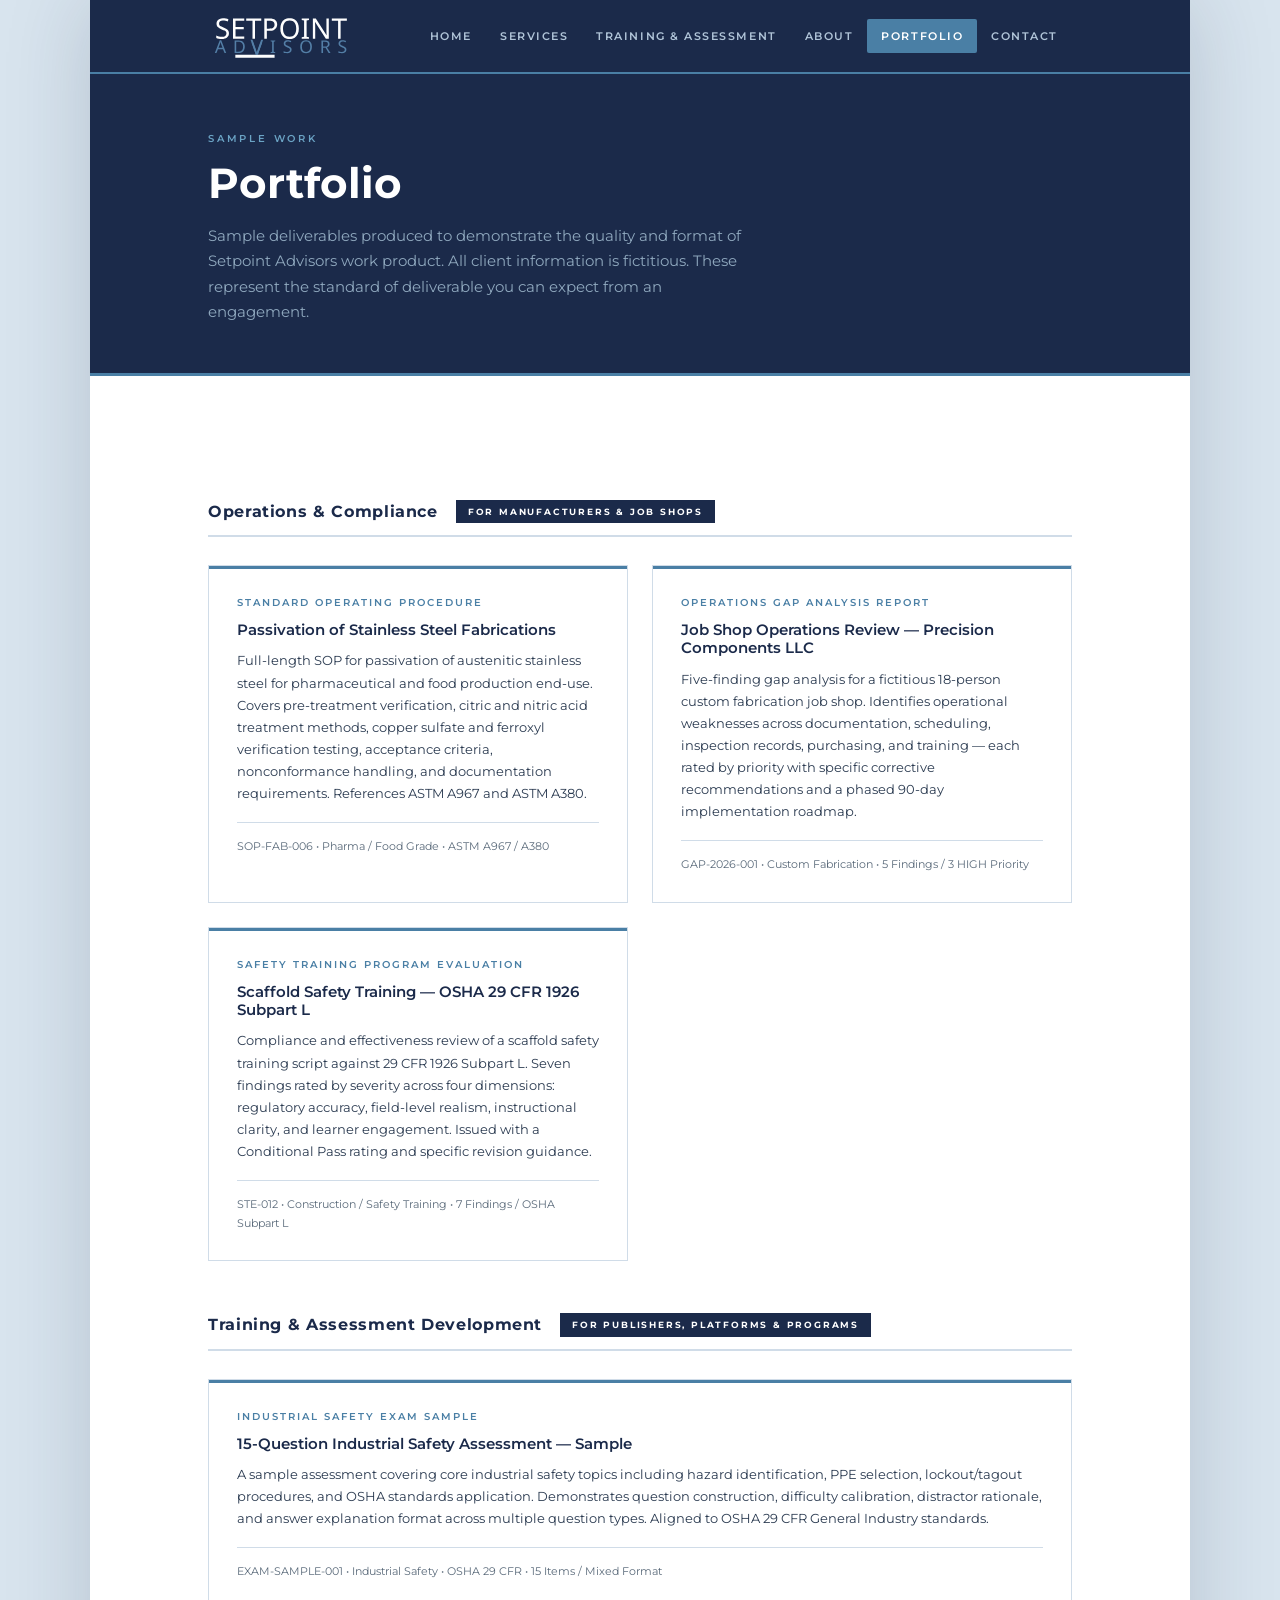
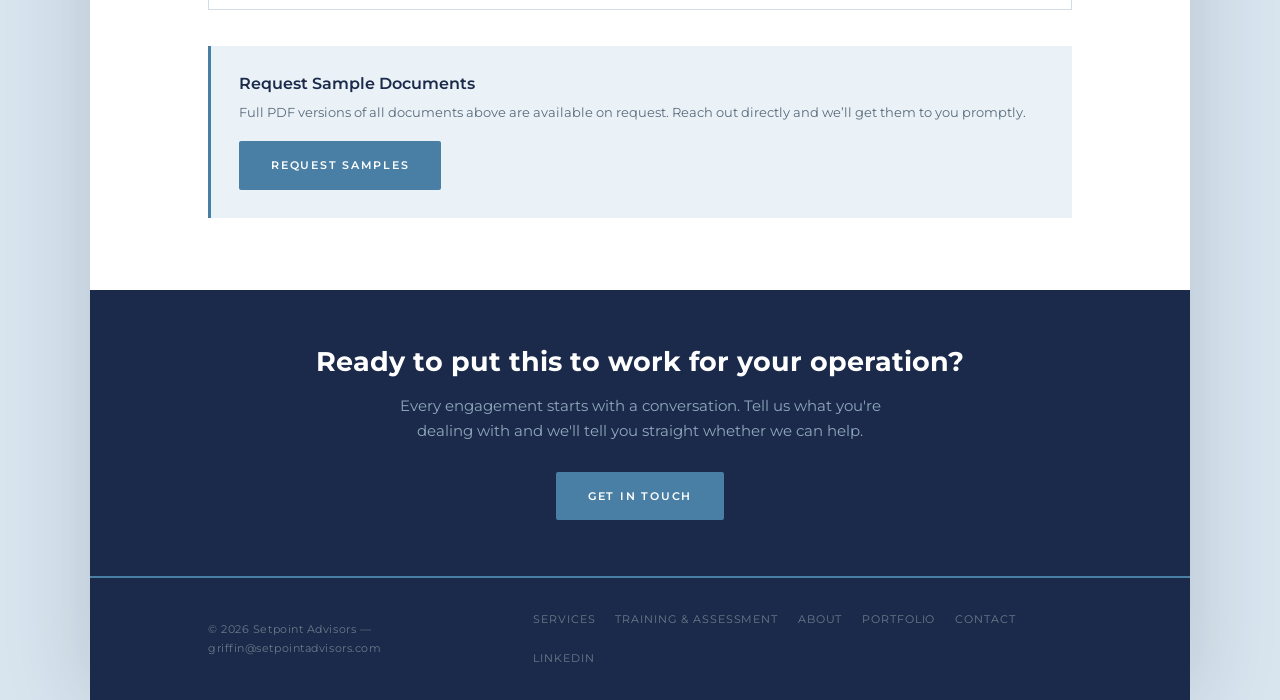
<file: backup/portfolio.html>
<!DOCTYPE html>
<html lang="en">
<head>
  <meta charset="UTF-8"><meta name="viewport" content="width=device-width, initial-scale=1.0">
  <meta name="description" content="Setpoint Advisors sample work: SOP for stainless steel passivation, operations gap analysis, and scaffold safety training evaluation against OSHA 29 CFR 1926 Subpart L.">
  <meta name="keywords" content="SOP sample, gap analysis sample, welding consulting portfolio, manufacturing consulting examples, OSHA compliance review, passivation SOP">
  <meta name="author" content="Griffin McGuire, Setpoint Advisors">
  <title>Portfolio | Setpoint Advisors</title>
  <link rel="stylesheet" href="style.css">
</head>
<body>
<div class="page-wrap">

<nav>
  <div class="nav-inner">
    <a class="nav-logo" href="index.html"><img src="logo.svg" alt="Setpoint Advisors" style="height:48px;width:auto;display:block;"></a>
    <button class="nav-toggle" id="navToggle" aria-label="Toggle navigation" aria-expanded="false">
      <span></span><span></span><span></span>
    </button>
    <ul class="nav-links" id="navLinks">
      <li><a href="index.html">Home</a></li>
      <li><a href="services.html">Services</a></li>
      <li><a href="training.html">Training &amp; Assessment</a></li>
      <li><a href="about.html">About</a></li>
      <li><a href="portfolio.html" class="active">Portfolio</a></li>
      <li><a href="contact.html">Contact</a></li>
    </ul>
  </div>
</nav>

<section class="page-header">
  <div class="container">
    <div class="section-label" style="color:var(--steel-light);">Sample Work</div>
    <h1>Portfolio</h1>
    <p>Sample deliverables produced to demonstrate the quality and format of Setpoint Advisors work product. All client information is fictitious. These represent the standard of deliverable you can expect from an engagement.</p>
  </div>
</section>

<section>
  <div class="container">

    <!-- Operations & Compliance -->
    <div class="portfolio-section-heading">
      <h2>Operations &amp; Compliance</h2>
      <span class="section-pill">For Manufacturers &amp; Job Shops</span>
    </div>

    <div class="portfolio-grid">
      <div class="portfolio-card">
        <div class="doc-type">Standard Operating Procedure</div>
        <h3>Passivation of Stainless Steel Fabrications</h3>
        <p>Full-length SOP for passivation of austenitic stainless steel for pharmaceutical and food production end-use. Covers pre-treatment verification, citric and nitric acid treatment methods, copper sulfate and ferroxyl verification testing, acceptance criteria, nonconformance handling, and documentation requirements. References ASTM A967 and ASTM A380.</p>
        <div class="doc-meta">SOP-FAB-006 &bull; Pharma / Food Grade &bull; ASTM A967 / A380</div>
      </div>

      <div class="portfolio-card">
        <div class="doc-type">Operations Gap Analysis Report</div>
        <h3>Job Shop Operations Review — Precision Components LLC</h3>
        <p>Five-finding gap analysis for a fictitious 18-person custom fabrication job shop. Identifies operational weaknesses across documentation, scheduling, inspection records, purchasing, and training — each rated by priority with specific corrective recommendations and a phased 90-day implementation roadmap.</p>
        <div class="doc-meta">GAP-2026-001 &bull; Custom Fabrication &bull; 5 Findings / 3 HIGH Priority</div>
      </div>

      <div class="portfolio-card">
        <div class="doc-type">Safety Training Program Evaluation</div>
        <h3>Scaffold Safety Training — OSHA 29 CFR 1926 Subpart L</h3>
        <p>Compliance and effectiveness review of a scaffold safety training script against 29 CFR 1926 Subpart L. Seven findings rated by severity across four dimensions: regulatory accuracy, field-level realism, instructional clarity, and learner engagement. Issued with a Conditional Pass rating and specific revision guidance.</p>
        <div class="doc-meta">STE-012 &bull; Construction / Safety Training &bull; 7 Findings / OSHA Subpart L</div>
      </div>
    </div>

    <!-- Training & Assessment -->
    <div class="portfolio-section-heading">
      <h2>Training &amp; Assessment Development</h2>
      <span class="section-pill">For Publishers, Platforms &amp; Programs</span>
    </div>

    <div class="portfolio-grid">
      <div class="portfolio-card">
        <div class="doc-type">Industrial Safety Exam Sample</div>
        <h3>15-Question Industrial Safety Assessment — Sample</h3>
        <p>A sample assessment covering core industrial safety topics including hazard identification, PPE selection, lockout/tagout procedures, and OSHA standards application. Demonstrates question construction, difficulty calibration, distractor rationale, and answer explanation format across multiple question types. Aligned to OSHA 29 CFR General Industry standards.</p>
        <div class="doc-meta">EXAM-SAMPLE-001 &bull; Industrial Safety &bull; OSHA 29 CFR &bull; 15 Items / Mixed Format</div>
      </div>
    </div>

    <div style="margin-top:36px;padding:28px;background:var(--steel-pale);border-left:3px solid var(--steel);">
      <h3 style="margin-bottom:8px;">Request Sample Documents</h3>
      <p style="margin:0;font-size:13px;color:var(--muted);">Full PDF versions of all documents above are available on request. Reach out directly and we&rsquo;ll get them to you promptly.</p>
      <a href="contact.html" class="btn btn-primary" style="margin-top:18px;display:inline-block;">Request Samples</a>
    </div>
  </div>
</section>

<section class="callout-strip">
  <div class="container">
    <h2>Ready to put this to work for your operation?</h2>
    <p>Every engagement starts with a conversation. Tell us what you're dealing with and we'll tell you straight whether we can help.</p>
    <a href="contact.html" class="btn btn-primary">Get in Touch</a>
  </div>
</section>

<footer>
  <div class="footer-inner">
    <span class="footer-copy">&copy; 2026 Setpoint Advisors &mdash; griffin@setpointadvisors.com</span>
    <div class="footer-links">
      <a href="services.html">Services</a>
      <a href="training.html">Training &amp; Assessment</a>
      <a href="about.html">About</a>
      <a href="portfolio.html">Portfolio</a>
      <a href="contact.html">Contact</a>
      <a href="https://www.linkedin.com/in/griffinmcguire/" target="_blank">LinkedIn</a>
    </div>
  </div>
</footer>
</div>

<script>
  const toggle = document.getElementById('navToggle');
  const links  = document.getElementById('navLinks');
  toggle.addEventListener('click', function() {
    const open = links.classList.toggle('open');
    toggle.classList.toggle('open', open);
    toggle.setAttribute('aria-expanded', open);
  });
  links.querySelectorAll('a').forEach(function(a) {
    a.addEventListener('click', function() {
      links.classList.remove('open');
      toggle.classList.remove('open');
      toggle.setAttribute('aria-expanded', false);
    });
  });
</script>
</body>
</html>
</file>
<file: style.css>
@import url('https://fonts.googleapis.com/css2?family=Montserrat:wght@300;400;500;600;700&display=swap');

:root {
  --navy:       #1B2A4A;
  --steel:      #4A7FA5;
  --steel-light:#6ba3c4;
  --steel-pale: #EAF2F8;
  --orange:     #E8762A;
  --dark:       #1B2A4A;
  --mid:        #2a3a50;
  --muted:      #5a6a7a;
  --border:     #d0dce8;
  --white:      #ffffff;
  --off-white:  #f7f9fb;
}

*, *::before, *::after { box-sizing: border-box; margin: 0; padding: 0; }
html { scroll-behavior: smooth; }

body {
  font-family: 'Montserrat', sans-serif;
  color: var(--dark);
  background: #d8e4ee;
  line-height: 1.7;
  font-size: 15px;
  min-height: 100vh;
}

.page-wrap {
  max-width: 1100px;
  margin: 0 auto;
  background: var(--white);
  box-shadow: 0 0 80px rgba(27,42,74,0.18);
  min-height: 100vh;
  position: relative;
}

h1, h2, h3 { font-weight: 700; line-height: 1.2; color: var(--navy); }
h1 { font-size: clamp(1.8rem, 3.5vw, 2.6rem); }
h2 { font-size: clamp(1.3rem, 2.2vw, 1.7rem); }
h3 { font-size: 1rem; font-weight: 600; }
p  { color: var(--mid); margin-bottom: 1rem; }
a  { color: var(--steel); text-decoration: none; }
a:hover { color: var(--navy); }

.container { max-width: 960px; margin: 0 auto; padding: 0 48px; }
section { padding: 72px 0; }
section.alt { background: var(--off-white); }

.section-label {
  font-size: 10px; font-weight: 600; letter-spacing: 0.28em;
  text-transform: uppercase; color: var(--steel); margin-bottom: 12px;
}
.rule-accent { width: 48px; height: 2px; background: var(--steel); margin-bottom: 28px; }

/* NAV */
nav {
  background: var(--navy);
  border-bottom: 2px solid var(--steel);
  position: sticky; top: 0; z-index: 100;
}
.nav-inner {
  display: flex; align-items: center; justify-content: space-between;
  height: 72px; max-width: 960px; margin: 0 auto; padding: 0 48px;
}
.nav-logo img, .nav-logo svg { height: 40px; width: auto; display: block; }
.nav-links { display: flex; gap: 0; list-style: none; }
.nav-links a {
  display: flex; align-items: center; height: 72px;
  padding: 0 14px; color: #b0c4d8;
  font-size: 11px; font-weight: 600; letter-spacing: 0.14em; text-transform: uppercase;
  white-space: nowrap;
  border-radius: 2px; transition: background 0.18s, color 0.18s;
}
.nav-links a:hover { background: rgba(74,127,165,0.18); color: var(--white); }
.nav-links a.active { background: var(--steel); color: var(--white); }

/* Hamburger */
.nav-toggle {
  display: none; flex-direction: column; justify-content: center;
  gap: 5px; background: none; border: none; cursor: pointer; padding: 8px;
}
.nav-toggle span {
  display: block; width: 24px; height: 2px; background: #b0c4d8;
  border-radius: 2px; transition: transform 0.22s, opacity 0.22s;
}
.nav-toggle:hover span { background: var(--white); }
.nav-toggle.open span:nth-child(1) { transform: translateY(7px) rotate(45deg); }
.nav-toggle.open span:nth-child(2) { opacity: 0; }
.nav-toggle.open span:nth-child(3) { transform: translateY(-7px) rotate(-45deg); }

/* HERO */
.hero { background: var(--navy); padding: 90px 0 80px; position: relative; overflow: hidden; }
.hero::before {
  content: ''; position: absolute; inset: 0;
  background: radial-gradient(ellipse at 80% 50%, rgba(74,127,165,0.12) 0%, transparent 65%);
  pointer-events: none;
}
.hero::after {
  content: ''; position: absolute; bottom: 0; left: 0; right: 0; height: 3px;
  background: linear-gradient(90deg, var(--steel) 0%, var(--steel-light) 50%, var(--steel) 100%);
}
.hero-label {
  font-size: 10px; font-weight: 600; letter-spacing: 0.3em;
  text-transform: uppercase; color: var(--steel-light); margin-bottom: 18px;
}
.hero h1 { color: var(--white); max-width: 680px; margin-bottom: 24px; }
.hero h1 span { color: var(--steel-light); }
.hero-body { color: #8fa8be; font-size: 15px; max-width: 560px; margin-bottom: 40px; line-height: 1.85; }
.hero-body strong { color: #c8dce8; font-weight: 500; }

/* BUTTONS */
.btn {
  display: inline-block; padding: 13px 30px;
  font-size: 11px; font-weight: 600; letter-spacing: 0.16em;
  text-transform: uppercase; border-radius: 2px; transition: all 0.18s;
}
.btn-primary { background: var(--steel); color: var(--white); border: 2px solid var(--steel); }
.btn-primary:hover { background: var(--steel-light); border-color: var(--steel-light); color: var(--white); }
.btn-outline { background: transparent; color: #b0c4d8; border: 2px solid rgba(74,127,165,0.4); margin-left: 14px; }
.btn-outline:hover { border-color: var(--steel); color: var(--white); }

/* SERVICES GRID */
.services-grid {
  display: grid; grid-template-columns: repeat(auto-fit, minmax(260px, 1fr));
  gap: 0; margin-top: 44px; border: 1px solid var(--border);
}
.service-card {
  padding: 32px 28px; background: var(--white);
  border-right: 1px solid var(--border); border-bottom: 1px solid var(--border);
  transition: background 0.18s;
}
.service-card:hover { background: var(--steel-pale); }
.service-icon { width: 32px; height: 3px; background: var(--steel); margin-bottom: 18px; }
.service-card h3 { margin-bottom: 10px; }
.service-card p  { font-size: 13px; color: var(--muted); margin: 0; }

/* CREDENTIAL STRIP */
.cred-strip { background: var(--steel-pale); padding: 52px 0; }
.cred-grid {
  display: grid; grid-template-columns: repeat(auto-fit, minmax(160px, 1fr));
  gap: 32px; text-align: center;
}
.cred-label { font-size: 10px; font-weight: 600; letter-spacing: 0.22em; text-transform: uppercase; color: var(--steel); margin-bottom: 6px; }
.cred-value { font-weight: 700; color: var(--navy); font-size: 1.05rem; margin-bottom: 4px; }
.cred-sub   { font-size: 12px; color: var(--muted); }

/* CALLOUT */
.callout-strip { background: var(--navy); padding: 56px 0; text-align: center; }
.callout-strip h2 { color: var(--white); margin-bottom: 14px; }
.callout-strip p  { color: #8fa8be; max-width: 500px; margin: 0 auto 28px; }

/* PORTFOLIO */
.portfolio-grid {
  display: grid; grid-template-columns: repeat(auto-fit, minmax(280px, 1fr));
  gap: 24px; margin-top: 28px;
}
.portfolio-card {
  border: 1px solid var(--border); padding: 28px;
  background: var(--white); position: relative;
  transition: box-shadow 0.2s, transform 0.2s;
}
.portfolio-card:hover { box-shadow: 0 6px 28px rgba(27,42,74,0.1); transform: translateY(-2px); }
.portfolio-card::before {
  content: ''; position: absolute; top: 0; left: 0; right: 0;
  height: 3px; background: var(--steel);
}
.doc-type { font-size: 10px; font-weight: 600; letter-spacing: 0.2em; text-transform: uppercase; color: var(--steel); margin-bottom: 10px; }
.portfolio-card h3 { margin-bottom: 10px; font-size: 0.95rem; }
.portfolio-card p  { font-size: 13px; margin-bottom: 18px; }
.doc-meta { font-size: 11px; color: var(--muted); padding-top: 14px; border-top: 1px solid var(--border); }

.portfolio-section-heading {
  margin-top: 52px; margin-bottom: 6px;
  padding-bottom: 12px; border-bottom: 2px solid var(--border);
  display: flex; align-items: center; gap: 18px;
}
.portfolio-section-heading h2 { font-size: 1rem; font-weight: 700; letter-spacing: 0.04em; }
.portfolio-section-heading .section-pill {
  font-size: 9px; font-weight: 700; letter-spacing: 0.2em; text-transform: uppercase;
  background: var(--navy); color: var(--white); padding: 4px 12px;
}

/* ABOUT */
.about-grid { display: grid; grid-template-columns: 1fr 1fr; gap: 56px; margin-top: 44px; }
.credential-list { list-style: none; margin-top: 18px; }
.credential-list li {
  padding: 12px 0; border-bottom: 1px solid var(--border);
  font-size: 13px; color: var(--mid);
  display: flex; align-items: flex-start; gap: 12px;
}
.credential-list li::before {
  content: ''; width: 18px; height: 2px;
  background: var(--steel); margin-top: 9px; flex-shrink: 0;
}

/* CONTACT */
.contact-grid { display: grid; grid-template-columns: 1fr 1fr; gap: 56px; margin-top: 44px; }
.contact-item { display: flex; flex-direction: column; padding: 16px 0; border-bottom: 1px solid var(--border); }
.contact-label { font-size: 10px; font-weight: 600; letter-spacing: 0.2em; text-transform: uppercase; color: var(--steel); margin-bottom: 4px; }
.contact-value { font-size: 14px; color: var(--navy); font-weight: 500; }

/* SERVICES FULL PAGE */
.service-full { padding: 44px 0; border-bottom: 1px solid var(--border); }
.service-full:last-child { border-bottom: none; }
.service-number { font-size: 11px; font-weight: 700; letter-spacing: 0.2em; color: var(--steel); padding-top: 4px; min-width: 32px; }
.deliverable-list { list-style: none; margin-top: 16px; display: grid; grid-template-columns: 1fr 1fr; gap: 8px; }
.deliverable-list li { font-size: 12px; color: var(--muted); padding: 8px 12px; background: var(--steel-pale); border-left: 2px solid var(--steel); }

/* PAGE HEADER */
.page-header { background: var(--navy); padding: 56px 0 48px; border-bottom: 3px solid var(--steel); }
.page-header h1 { color: var(--white); margin-bottom: 14px; }
.page-header p  { color: #8fa8be; max-width: 540px; margin: 0; }

/* FOOTER */
footer { background: var(--navy); border-top: 2px solid var(--steel); padding: 36px 0; }
.footer-inner { display: flex; align-items: flex-start; justify-content: space-between; max-width: 960px; margin: 0 auto; padding: 0 48px; gap: 24px; }
.footer-brand { display: flex; flex-direction: column; }
.footer-copy { font-size: 11px; color: #6a7a8a; letter-spacing: 0.05em; }
.footer-email { font-size: 12px; color: #6a7a8a; margin-top: 4px; }
.footer-email:hover { color: var(--steel-light); }
.footer-links { display: flex; gap: 20px; flex-wrap: wrap; justify-content: flex-end; }
.footer-links a { font-size: 11px; color: #6a7a8a; letter-spacing: 0.08em; text-transform: uppercase; transition: color 0.2s; }
.footer-links a:hover { color: var(--steel-light); }

/* TRAINING PAGE COMPONENTS */
.practice-split {
  display: grid; grid-template-columns: 1fr 1fr;
  gap: 0; margin-top: 44px; border: 1px solid var(--border);
}
.practice-panel {
  padding: 36px 32px; border-right: 1px solid var(--border); transition: background 0.18s;
}
.practice-panel:last-child { border-right: none; }
.practice-panel:hover { background: var(--steel-pale); }
.practice-panel .service-icon { margin-bottom: 18px; }
.practice-panel h3 { font-size: 1.05rem; margin-bottom: 10px; }
.practice-panel p { font-size: 13px; color: var(--muted); margin-bottom: 18px; }
.practice-tag {
  font-size: 9px; font-weight: 700; letter-spacing: 0.22em; text-transform: uppercase;
  color: var(--steel); border: 1px solid var(--border); display: inline-block;
  padding: 3px 10px; margin-bottom: 16px;
}

.domain-grid {
  display: grid; grid-template-columns: repeat(auto-fit, minmax(200px, 1fr));
  gap: 12px; margin-top: 28px;
}
.domain-tag {
  padding: 14px 18px; background: var(--steel-pale);
  border-left: 3px solid var(--steel);
  font-size: 12px; font-weight: 600; color: var(--navy); letter-spacing: 0.04em;
}

.capability-grid {
  display: grid; grid-template-columns: repeat(auto-fit, minmax(260px, 1fr));
  gap: 0; margin-top: 44px; border: 1px solid var(--border);
}
.capability-card {
  padding: 32px 28px; background: var(--white);
  border-right: 1px solid var(--border); border-bottom: 1px solid var(--border);
  transition: background 0.18s;
}
.capability-card:hover { background: var(--steel-pale); }
.capability-card .service-icon { margin-bottom: 18px; }
.capability-card h3 { margin-bottom: 10px; font-size: 1rem; }
.capability-card p { font-size: 13px; color: var(--muted); margin: 0; }

.client-grid {
  display: grid; grid-template-columns: repeat(auto-fit, minmax(200px, 1fr));
  gap: 20px; margin-top: 36px;
}
.client-card {
  padding: 22px 20px; background: var(--white);
  border: 1px solid var(--border); border-top: 3px solid var(--steel);
}
.client-card h4 {
  font-size: 12px; font-weight: 700; letter-spacing: 0.1em;
  text-transform: uppercase; color: var(--navy); margin-bottom: 8px;
}
.client-card p { font-size: 12px; color: var(--muted); margin: 0; }

.standards-row { display: flex; flex-wrap: wrap; gap: 10px; margin-top: 24px; }
.std-badge {
  font-size: 10px; font-weight: 700; letter-spacing: 0.16em;
  text-transform: uppercase; color: var(--steel);
  border: 1px solid var(--steel); padding: 5px 12px; background: var(--white);
}

/* RESPONSIVE */
@media (max-width: 760px) {
  .about-grid, .contact-grid { grid-template-columns: 1fr; gap: 32px; }
  .deliverable-list { grid-template-columns: 1fr; }
  .practice-split { grid-template-columns: 1fr; }
  .practice-panel { border-right: none; border-bottom: 1px solid var(--border); }
  .practice-panel:last-child { border-bottom: none; }
  .btn-outline { margin-left: 0; margin-top: 10px; display: block; text-align: center; }
  .footer-inner { flex-direction: column; gap: 14px; text-align: center; }
  .footer-links { justify-content: center; }
  .container { padding: 0 20px; }
  section { padding: 52px 0; }

  /* Mobile nav */
  .nav-inner { padding: 0 20px; }
  .nav-toggle { display: flex; }
  .nav-links {
    display: none; position: absolute; top: 72px; left: 0; right: 0;
    background: var(--navy);
    border-top: 1px solid rgba(74,127,165,0.3); border-bottom: 2px solid var(--steel);
    flex-direction: column; padding: 8px 0 16px; z-index: 99;
  }
  .nav-links.open { display: flex; }
  .nav-links li { width: 100%; }
  .nav-links a {
    padding: 14px 24px; font-size: 11px; border-radius: 0;
    border-bottom: 1px solid rgba(74,127,165,0.1);
  }
  .nav-links li:last-child a { border-bottom: none; }
  .capability-grid { grid-template-columns: 1fr; }
  .domain-grid { grid-template-columns: 1fr; }
}

@media (max-width: 480px) {
  .client-grid { grid-template-columns: 1fr; }
  .cred-grid { grid-template-columns: 1fr 1fr; gap: 20px; }
  .hero { padding: 60px 0 52px; }
  .hero-body { font-size: 14px; }
  .portfolio-grid { grid-template-columns: 1fr; }
}

/* HERO DUAL CTA BUTTONS */
.hero-ctas { display: flex; gap: 16px; flex-wrap: wrap; margin-top: 40px; }
.hero-ctas .btn { flex: 1; min-width: 240px; text-align: center; padding: 16px 24px; font-size: 12px; line-height: 1.4; }

/* PILLAR CARDS */
.pillars { display: grid; grid-template-columns: repeat(3, 1fr); gap: 24px; margin-top: 44px; }
.pillar { padding: 32px 28px; border: 1px solid var(--border); background: var(--white); border-top: 3px solid var(--steel); }
.pillar-icon { font-size: 28px; margin-bottom: 16px; }
.pillar h3 { margin-bottom: 10px; font-size: 1rem; }
.pillar p { font-size: 13px; color: var(--muted); margin: 0; }

/* WHO WE SERVE SPLIT */
.serve-split { display: grid; grid-template-columns: 1fr 1fr; gap: 0; margin-top: 44px; border: 1px solid var(--border); }
.serve-panel { padding: 40px 36px; }
.serve-panel.panel-consulting { background: var(--navy); color: var(--white); }
.serve-panel.panel-training { background: var(--off-white); }
.serve-panel.panel-consulting h3 { color: var(--white); }
.serve-panel.panel-consulting p { color: #8fa8be; }
.serve-panel.panel-consulting ul li { color: #8fa8be; }
.serve-panel.panel-consulting .serve-tag { color: var(--steel-light); border-color: rgba(74,127,165,0.4); }
.serve-panel h3 { font-size: 1.1rem; margin-bottom: 16px; }
.serve-panel ul { list-style: none; padding: 0; margin: 0 0 24px; }
.serve-panel ul li { padding: 8px 0; border-bottom: 1px solid rgba(208,220,232,0.3); font-size: 13px; padding-left: 20px; position: relative; }
.serve-panel ul li::before { content: '→'; position: absolute; left: 0; color: var(--steel); font-size: 11px; top: 9px; }
.serve-tag { font-size: 9px; font-weight: 700; letter-spacing: 0.22em; text-transform: uppercase; color: var(--steel); border: 1px solid var(--border); display: inline-block; padding: 3px 10px; margin-bottom: 16px; }

/* CREDENTIALS BADGES */
.cred-badges { display: flex; flex-wrap: wrap; gap: 12px; margin-top: 24px; }
.cred-badge { padding: 10px 18px; border: 1px solid var(--border); background: var(--white); font-size: 11px; font-weight: 700; color: var(--navy); letter-spacing: 0.06em; }

/* PORTFOLIO PREVIEW (HOMEPAGE) */
.portfolio-preview { display: grid; grid-template-columns: repeat(3, 1fr); gap: 20px; margin-top: 36px; }

/* BREADCRUMB */
.breadcrumb { font-size: 11px; color: var(--steel-light); margin-bottom: 16px; letter-spacing: 0.06em; }
.breadcrumb a { color: var(--steel-light); }
.breadcrumb span { color: rgba(255,255,255,0.5); margin: 0 6px; }

/* SERVICE CARDS V2 */
.service-cards { display: grid; grid-template-columns: 1fr 1fr; gap: 24px; margin-top: 36px; }
.service-card-v2 { padding: 32px 28px; border: 1px solid var(--border); background: var(--white); border-left: 3px solid var(--steel); }
.service-card-v2 h3 { font-size: 1rem; margin-bottom: 6px; color: var(--navy); }
.service-card-v2 .card-headline { font-size: 12px; font-weight: 600; color: var(--steel); margin-bottom: 12px; text-transform: uppercase; letter-spacing: 0.08em; }
.service-card-v2 ul { list-style: none; padding: 0; margin: 12px 0 0; }
.service-card-v2 ul li { font-size: 12px; color: var(--muted); padding: 4px 0 4px 16px; position: relative; }
.service-card-v2 ul li::before { content: '–'; position: absolute; left: 0; color: var(--steel); }

/* TIMELINE */
.timeline { display: flex; gap: 0; margin-top: 36px; counter-reset: timeline-step; }
.timeline-step { flex: 1; padding: 24px 20px; border: 1px solid var(--border); border-right: none; position: relative; }
.timeline-step:last-child { border-right: 1px solid var(--border); }
.timeline-step::before { counter-increment: timeline-step; content: counter(timeline-step); display: block; font-size: 28px; font-weight: 700; color: var(--border); margin-bottom: 10px; line-height: 1; }
.timeline-step h4 { font-size: 12px; font-weight: 700; color: var(--navy); margin-bottom: 6px; text-transform: uppercase; letter-spacing: 0.08em; }
.timeline-step p { font-size: 12px; color: var(--muted); margin: 0; }

/* STAT CALLOUT */
.stat-callout { background: var(--steel-pale); border-left: 4px solid var(--steel); padding: 28px 32px; margin-top: 36px; }
.stat-callout .stat-number { font-size: 2rem; font-weight: 700; color: var(--navy); }
.stat-callout p { margin: 0; color: var(--mid); font-size: 14px; }

/* PORTFOLIO FILTER BUTTONS */
.filter-bar { display: flex; gap: 8px; flex-wrap: wrap; margin: 28px 0; }
.filter-btn { padding: 8px 20px; border: 1px solid var(--border); background: var(--white); font-size: 11px; font-weight: 600; letter-spacing: 0.1em; text-transform: uppercase; cursor: pointer; transition: all 0.18s; color: var(--navy); }
.filter-btn.active, .filter-btn:hover { background: var(--steel); color: var(--white); border-color: var(--steel); }

/* CATEGORY BADGE ON PORTFOLIO CARDS */
.category-badge { display: inline-block; padding: 3px 10px; font-size: 9px; font-weight: 700; letter-spacing: 0.2em; text-transform: uppercase; margin-bottom: 10px; }
.category-badge.consulting { background: var(--navy); color: var(--white); }
.category-badge.training { background: var(--steel); color: var(--white); }

/* WELD-OFF CALLOUT */
.weld-off-strip { background: var(--navy); padding: 48px 0; }
.weld-off-inner { display: flex; align-items: center; gap: 48px; }
.weld-off-text h3 { color: var(--white); margin-bottom: 8px; }
.weld-off-text p { color: #8fa8be; margin: 0; font-size: 14px; }

/* ADDITIONAL RESPONSIVE */
@media (max-width: 760px) {
  .hero-ctas { flex-direction: column; }
  .hero-ctas .btn { min-width: unset; width: 100%; }
  .pillars { grid-template-columns: 1fr; }
  .serve-split { grid-template-columns: 1fr; }
  .portfolio-preview { grid-template-columns: 1fr; }
  .service-cards { grid-template-columns: 1fr; }
  .timeline { flex-direction: column; }
  .timeline-step { border-right: 1px solid var(--border); border-bottom: none; }
  .timeline-step:last-child { border-bottom: 1px solid var(--border); }
  .weld-off-inner { flex-direction: column; gap: 24px; }
  .footer-inner { align-items: center; flex-direction: column; gap: 18px; text-align: center; }
  .footer-links { justify-content: center; }
  .footer-brand { align-items: center; }
}
</file>
<file: backup/style.css>
@import url('https://fonts.googleapis.com/css2?family=Montserrat:wght@300;400;500;600;700&display=swap');

:root {
  --navy:       #1B2A4A;
  --steel:      #4A7FA5;
  --steel-light:#6ba3c4;
  --steel-pale: #EAF2F8;
  --dark:       #1B2A4A;
  --mid:        #2a3a50;
  --muted:      #5a6a7a;
  --border:     #d0dce8;
  --white:      #ffffff;
  --off-white:  #f7f9fb;
}

*, *::before, *::after { box-sizing: border-box; margin: 0; padding: 0; }
html { scroll-behavior: smooth; }

body {
  font-family: 'Montserrat', sans-serif;
  color: var(--dark);
  background: #d8e4ee;
  line-height: 1.7;
  font-size: 15px;
  min-height: 100vh;
}

.page-wrap {
  max-width: 1100px;
  margin: 0 auto;
  background: var(--white);
  box-shadow: 0 0 80px rgba(27,42,74,0.18);
  min-height: 100vh;
  position: relative;
}

h1, h2, h3 { font-weight: 700; line-height: 1.2; color: var(--navy); }
h1 { font-size: clamp(1.8rem, 3.5vw, 2.6rem); }
h2 { font-size: clamp(1.3rem, 2.2vw, 1.7rem); }
h3 { font-size: 1rem; font-weight: 600; }
p  { color: var(--mid); margin-bottom: 1rem; }
a  { color: var(--steel); text-decoration: none; }
a:hover { color: var(--navy); }

.container { max-width: 960px; margin: 0 auto; padding: 0 48px; }
section { padding: 72px 0; }
section.alt { background: var(--off-white); }

.section-label {
  font-size: 10px; font-weight: 600; letter-spacing: 0.28em;
  text-transform: uppercase; color: var(--steel); margin-bottom: 12px;
}
.rule-accent { width: 48px; height: 2px; background: var(--steel); margin-bottom: 28px; }

/* NAV */
nav {
  background: var(--navy);
  border-bottom: 2px solid var(--steel);
  position: sticky; top: 0; z-index: 100;
}
.nav-inner {
  display: flex; align-items: center; justify-content: space-between;
  height: 72px; max-width: 960px; margin: 0 auto; padding: 0 48px;
}
.nav-logo img, .nav-logo svg { height: 40px; width: auto; display: block; }
.nav-links { display: flex; gap: 0; list-style: none; }
.nav-links a {
  display: block; padding: 8px 14px; color: #b0c4d8;
  font-size: 11px; font-weight: 600; letter-spacing: 0.14em; text-transform: uppercase;
  border-radius: 2px; transition: background 0.18s, color 0.18s;
}
.nav-links a:hover { background: rgba(74,127,165,0.18); color: var(--white); }
.nav-links a.active { background: var(--steel); color: var(--white); }

/* Hamburger */
.nav-toggle {
  display: none; flex-direction: column; justify-content: center;
  gap: 5px; background: none; border: none; cursor: pointer; padding: 8px;
}
.nav-toggle span {
  display: block; width: 24px; height: 2px; background: #b0c4d8;
  border-radius: 2px; transition: transform 0.22s, opacity 0.22s;
}
.nav-toggle:hover span { background: var(--white); }
.nav-toggle.open span:nth-child(1) { transform: translateY(7px) rotate(45deg); }
.nav-toggle.open span:nth-child(2) { opacity: 0; }
.nav-toggle.open span:nth-child(3) { transform: translateY(-7px) rotate(-45deg); }

/* HERO */
.hero { background: var(--navy); padding: 90px 0 80px; position: relative; overflow: hidden; }
.hero::before {
  content: ''; position: absolute; inset: 0;
  background: radial-gradient(ellipse at 80% 50%, rgba(74,127,165,0.12) 0%, transparent 65%);
  pointer-events: none;
}
.hero::after {
  content: ''; position: absolute; bottom: 0; left: 0; right: 0; height: 3px;
  background: linear-gradient(90deg, var(--steel) 0%, var(--steel-light) 50%, var(--steel) 100%);
}
.hero-label {
  font-size: 10px; font-weight: 600; letter-spacing: 0.3em;
  text-transform: uppercase; color: var(--steel-light); margin-bottom: 18px;
}
.hero h1 { color: var(--white); max-width: 680px; margin-bottom: 24px; }
.hero h1 span { color: var(--steel-light); }
.hero-body { color: #8fa8be; font-size: 15px; max-width: 560px; margin-bottom: 40px; line-height: 1.85; }
.hero-body strong { color: #c8dce8; font-weight: 500; }

/* BUTTONS */
.btn {
  display: inline-block; padding: 13px 30px;
  font-size: 11px; font-weight: 600; letter-spacing: 0.16em;
  text-transform: uppercase; border-radius: 2px; transition: all 0.18s;
}
.btn-primary { background: var(--steel); color: var(--white); border: 2px solid var(--steel); }
.btn-primary:hover { background: var(--steel-light); border-color: var(--steel-light); color: var(--white); }
.btn-outline { background: transparent; color: #b0c4d8; border: 2px solid rgba(74,127,165,0.4); margin-left: 14px; }
.btn-outline:hover { border-color: var(--steel); color: var(--white); }

/* SERVICES GRID */
.services-grid {
  display: grid; grid-template-columns: repeat(auto-fit, minmax(260px, 1fr));
  gap: 0; margin-top: 44px; border: 1px solid var(--border);
}
.service-card {
  padding: 32px 28px; background: var(--white);
  border-right: 1px solid var(--border); border-bottom: 1px solid var(--border);
  transition: background 0.18s;
}
.service-card:hover { background: var(--steel-pale); }
.service-icon { width: 32px; height: 3px; background: var(--steel); margin-bottom: 18px; }
.service-card h3 { margin-bottom: 10px; }
.service-card p  { font-size: 13px; color: var(--muted); margin: 0; }

/* CREDENTIAL STRIP */
.cred-strip { background: var(--steel-pale); padding: 52px 0; }
.cred-grid {
  display: grid; grid-template-columns: repeat(auto-fit, minmax(160px, 1fr));
  gap: 32px; text-align: center;
}
.cred-label { font-size: 10px; font-weight: 600; letter-spacing: 0.22em; text-transform: uppercase; color: var(--steel); margin-bottom: 6px; }
.cred-value { font-weight: 700; color: var(--navy); font-size: 1.05rem; margin-bottom: 4px; }
.cred-sub   { font-size: 12px; color: var(--muted); }

/* CALLOUT */
.callout-strip { background: var(--navy); padding: 56px 0; text-align: center; }
.callout-strip h2 { color: var(--white); margin-bottom: 14px; }
.callout-strip p  { color: #8fa8be; max-width: 500px; margin: 0 auto 28px; }

/* PORTFOLIO */
.portfolio-grid {
  display: grid; grid-template-columns: repeat(auto-fit, minmax(280px, 1fr));
  gap: 24px; margin-top: 28px;
}
.portfolio-card {
  border: 1px solid var(--border); padding: 28px;
  background: var(--white); position: relative;
  transition: box-shadow 0.2s, transform 0.2s;
}
.portfolio-card:hover { box-shadow: 0 6px 28px rgba(27,42,74,0.1); transform: translateY(-2px); }
.portfolio-card::before {
  content: ''; position: absolute; top: 0; left: 0; right: 0;
  height: 3px; background: var(--steel);
}
.doc-type { font-size: 10px; font-weight: 600; letter-spacing: 0.2em; text-transform: uppercase; color: var(--steel); margin-bottom: 10px; }
.portfolio-card h3 { margin-bottom: 10px; font-size: 0.95rem; }
.portfolio-card p  { font-size: 13px; margin-bottom: 18px; }
.doc-meta { font-size: 11px; color: var(--muted); padding-top: 14px; border-top: 1px solid var(--border); }

.portfolio-section-heading {
  margin-top: 52px; margin-bottom: 6px;
  padding-bottom: 12px; border-bottom: 2px solid var(--border);
  display: flex; align-items: center; gap: 18px;
}
.portfolio-section-heading h2 { font-size: 1rem; font-weight: 700; letter-spacing: 0.04em; }
.portfolio-section-heading .section-pill {
  font-size: 9px; font-weight: 700; letter-spacing: 0.2em; text-transform: uppercase;
  background: var(--navy); color: var(--white); padding: 4px 12px;
}

/* ABOUT */
.about-grid { display: grid; grid-template-columns: 1fr 1fr; gap: 56px; margin-top: 44px; }
.credential-list { list-style: none; margin-top: 18px; }
.credential-list li {
  padding: 12px 0; border-bottom: 1px solid var(--border);
  font-size: 13px; color: var(--mid);
  display: flex; align-items: flex-start; gap: 12px;
}
.credential-list li::before {
  content: ''; width: 18px; height: 2px;
  background: var(--steel); margin-top: 9px; flex-shrink: 0;
}

/* CONTACT */
.contact-grid { display: grid; grid-template-columns: 1fr 1fr; gap: 56px; margin-top: 44px; }
.contact-item { display: flex; flex-direction: column; padding: 16px 0; border-bottom: 1px solid var(--border); }
.contact-label { font-size: 10px; font-weight: 600; letter-spacing: 0.2em; text-transform: uppercase; color: var(--steel); margin-bottom: 4px; }
.contact-value { font-size: 14px; color: var(--navy); font-weight: 500; }

/* SERVICES FULL PAGE */
.service-full { padding: 44px 0; border-bottom: 1px solid var(--border); }
.service-full:last-child { border-bottom: none; }
.service-number { font-size: 11px; font-weight: 700; letter-spacing: 0.2em; color: var(--steel); padding-top: 4px; min-width: 32px; }
.deliverable-list { list-style: none; margin-top: 16px; display: grid; grid-template-columns: 1fr 1fr; gap: 8px; }
.deliverable-list li { font-size: 12px; color: var(--muted); padding: 8px 12px; background: var(--steel-pale); border-left: 2px solid var(--steel); }

/* PAGE HEADER */
.page-header { background: var(--navy); padding: 56px 0 48px; border-bottom: 3px solid var(--steel); }
.page-header h1 { color: var(--white); margin-bottom: 14px; }
.page-header p  { color: #8fa8be; max-width: 540px; margin: 0; }

/* FOOTER */
footer { background: var(--navy); border-top: 2px solid var(--steel); padding: 32px 0; }
.footer-inner { display: flex; align-items: center; justify-content: space-between; max-width: 960px; margin: 0 auto; padding: 0 48px; }
.footer-copy { font-size: 11px; color: #6a7a8a; letter-spacing: 0.05em; }
.footer-links { display: flex; gap: 20px; flex-wrap: wrap; }
.footer-links a { font-size: 11px; color: #6a7a8a; letter-spacing: 0.08em; text-transform: uppercase; transition: color 0.2s; }
.footer-links a:hover { color: var(--steel-light); }

/* TRAINING PAGE COMPONENTS */
.practice-split {
  display: grid; grid-template-columns: 1fr 1fr;
  gap: 0; margin-top: 44px; border: 1px solid var(--border);
}
.practice-panel {
  padding: 36px 32px; border-right: 1px solid var(--border); transition: background 0.18s;
}
.practice-panel:last-child { border-right: none; }
.practice-panel:hover { background: var(--steel-pale); }
.practice-panel .service-icon { margin-bottom: 18px; }
.practice-panel h3 { font-size: 1.05rem; margin-bottom: 10px; }
.practice-panel p { font-size: 13px; color: var(--muted); margin-bottom: 18px; }
.practice-tag {
  font-size: 9px; font-weight: 700; letter-spacing: 0.22em; text-transform: uppercase;
  color: var(--steel); border: 1px solid var(--border); display: inline-block;
  padding: 3px 10px; margin-bottom: 16px;
}

.domain-grid {
  display: grid; grid-template-columns: repeat(auto-fit, minmax(200px, 1fr));
  gap: 12px; margin-top: 28px;
}
.domain-tag {
  padding: 14px 18px; background: var(--steel-pale);
  border-left: 3px solid var(--steel);
  font-size: 12px; font-weight: 600; color: var(--navy); letter-spacing: 0.04em;
}

.capability-grid {
  display: grid; grid-template-columns: repeat(auto-fit, minmax(260px, 1fr));
  gap: 0; margin-top: 44px; border: 1px solid var(--border);
}
.capability-card {
  padding: 32px 28px; background: var(--white);
  border-right: 1px solid var(--border); border-bottom: 1px solid var(--border);
  transition: background 0.18s;
}
.capability-card:hover { background: var(--steel-pale); }
.capability-card .service-icon { margin-bottom: 18px; }
.capability-card h3 { margin-bottom: 10px; font-size: 1rem; }
.capability-card p { font-size: 13px; color: var(--muted); margin: 0; }

.client-grid {
  display: grid; grid-template-columns: repeat(auto-fit, minmax(200px, 1fr));
  gap: 20px; margin-top: 36px;
}
.client-card {
  padding: 22px 20px; background: var(--white);
  border: 1px solid var(--border); border-top: 3px solid var(--steel);
}
.client-card h4 {
  font-size: 12px; font-weight: 700; letter-spacing: 0.1em;
  text-transform: uppercase; color: var(--navy); margin-bottom: 8px;
}
.client-card p { font-size: 12px; color: var(--muted); margin: 0; }

.standards-row { display: flex; flex-wrap: wrap; gap: 10px; margin-top: 24px; }
.std-badge {
  font-size: 10px; font-weight: 700; letter-spacing: 0.16em;
  text-transform: uppercase; color: var(--steel);
  border: 1px solid var(--steel); padding: 5px 12px; background: var(--white);
}

/* RESPONSIVE */
@media (max-width: 760px) {
  .about-grid, .contact-grid { grid-template-columns: 1fr; gap: 32px; }
  .deliverable-list { grid-template-columns: 1fr; }
  .practice-split { grid-template-columns: 1fr; }
  .practice-panel { border-right: none; border-bottom: 1px solid var(--border); }
  .practice-panel:last-child { border-bottom: none; }
  .btn-outline { margin-left: 0; margin-top: 10px; display: block; text-align: center; }
  .footer-inner { flex-direction: column; gap: 14px; text-align: center; }
  .footer-links { justify-content: center; }
  .container { padding: 0 20px; }
  section { padding: 52px 0; }

  /* Mobile nav */
  .nav-inner { padding: 0 20px; }
  .nav-toggle { display: flex; }
  .nav-links {
    display: none; position: absolute; top: 72px; left: 0; right: 0;
    background: var(--navy);
    border-top: 1px solid rgba(74,127,165,0.3); border-bottom: 2px solid var(--steel);
    flex-direction: column; padding: 8px 0 16px; z-index: 99;
  }
  .nav-links.open { display: flex; }
  .nav-links li { width: 100%; }
  .nav-links a {
    padding: 14px 24px; font-size: 11px; border-radius: 0;
    border-bottom: 1px solid rgba(74,127,165,0.1);
  }
  .nav-links li:last-child a { border-bottom: none; }
  .capability-grid { grid-template-columns: 1fr; }
  .domain-grid { grid-template-columns: 1fr; }
}

@media (max-width: 480px) {
  .client-grid { grid-template-columns: 1fr; }
  .cred-grid { grid-template-columns: 1fr 1fr; gap: 20px; }
  .hero { padding: 60px 0 52px; }
  .hero-body { font-size: 14px; }
  .portfolio-grid { grid-template-columns: 1fr; }
}
</file>
